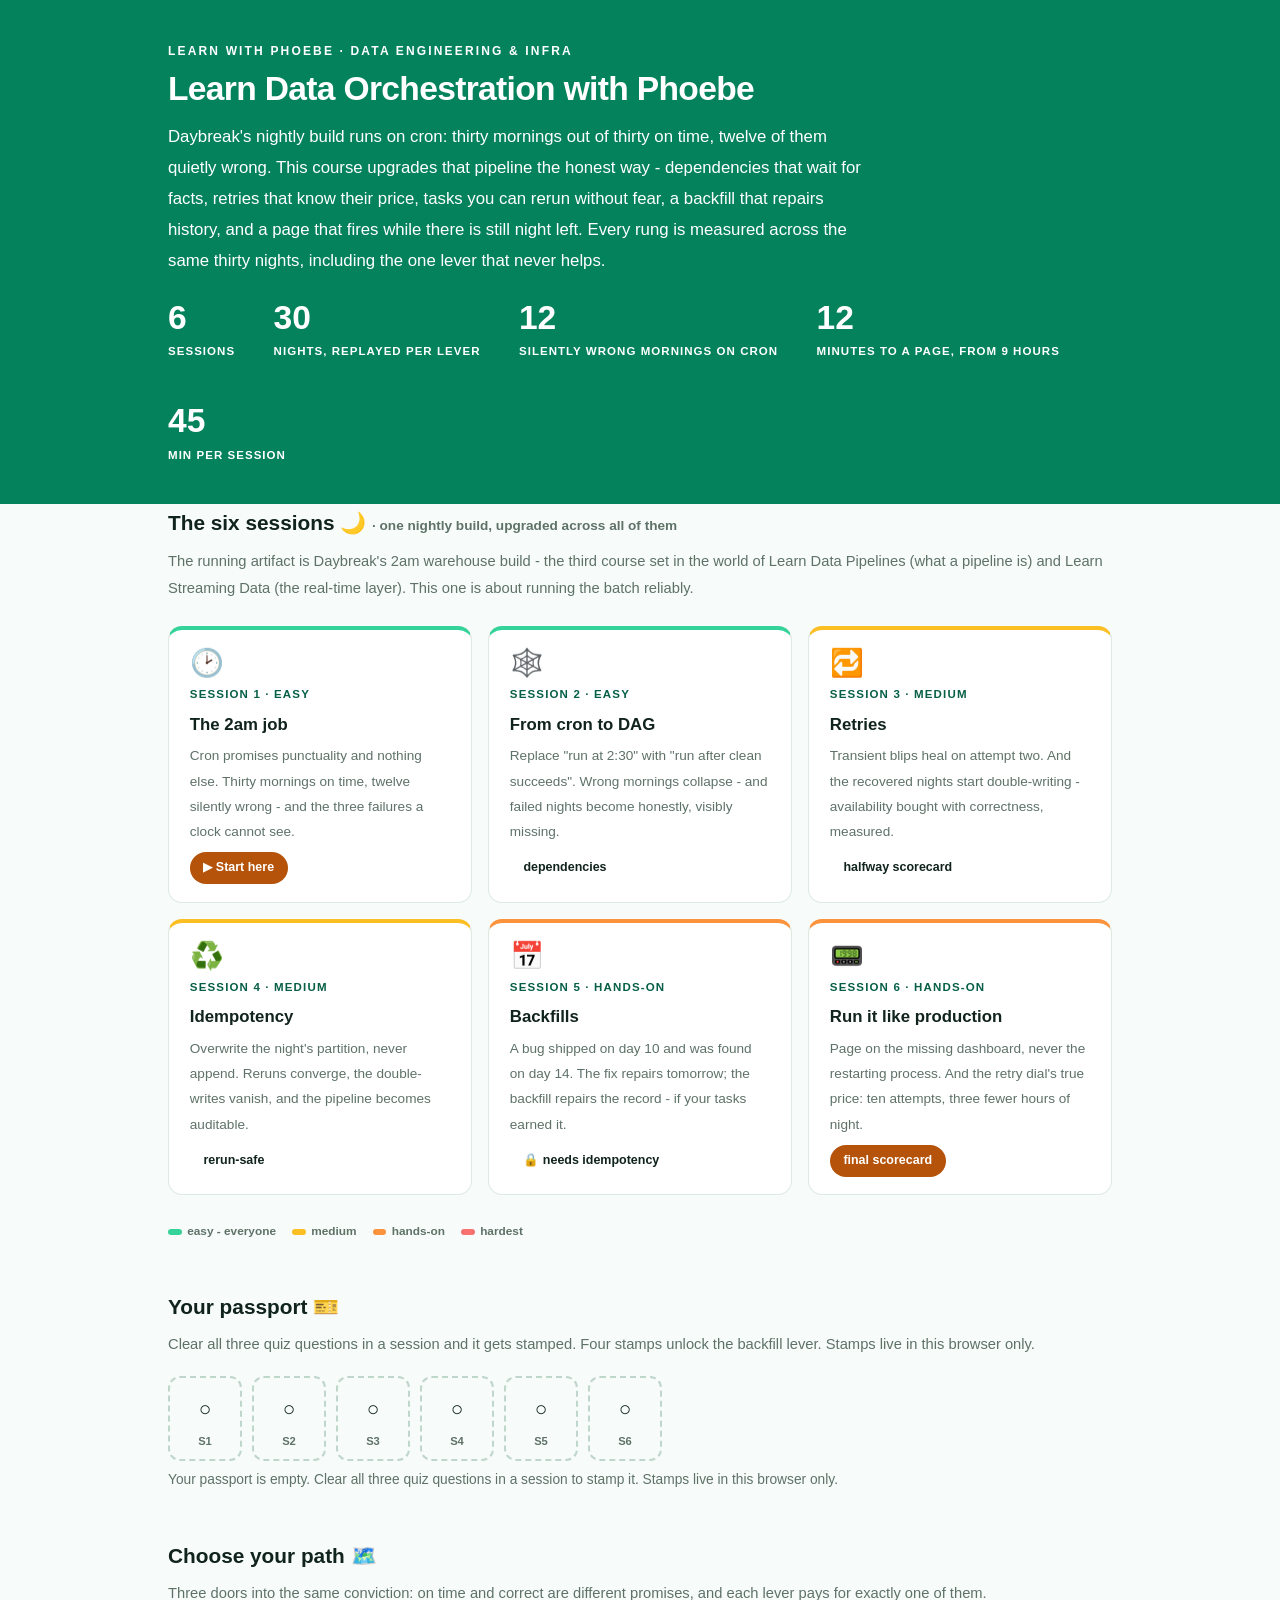
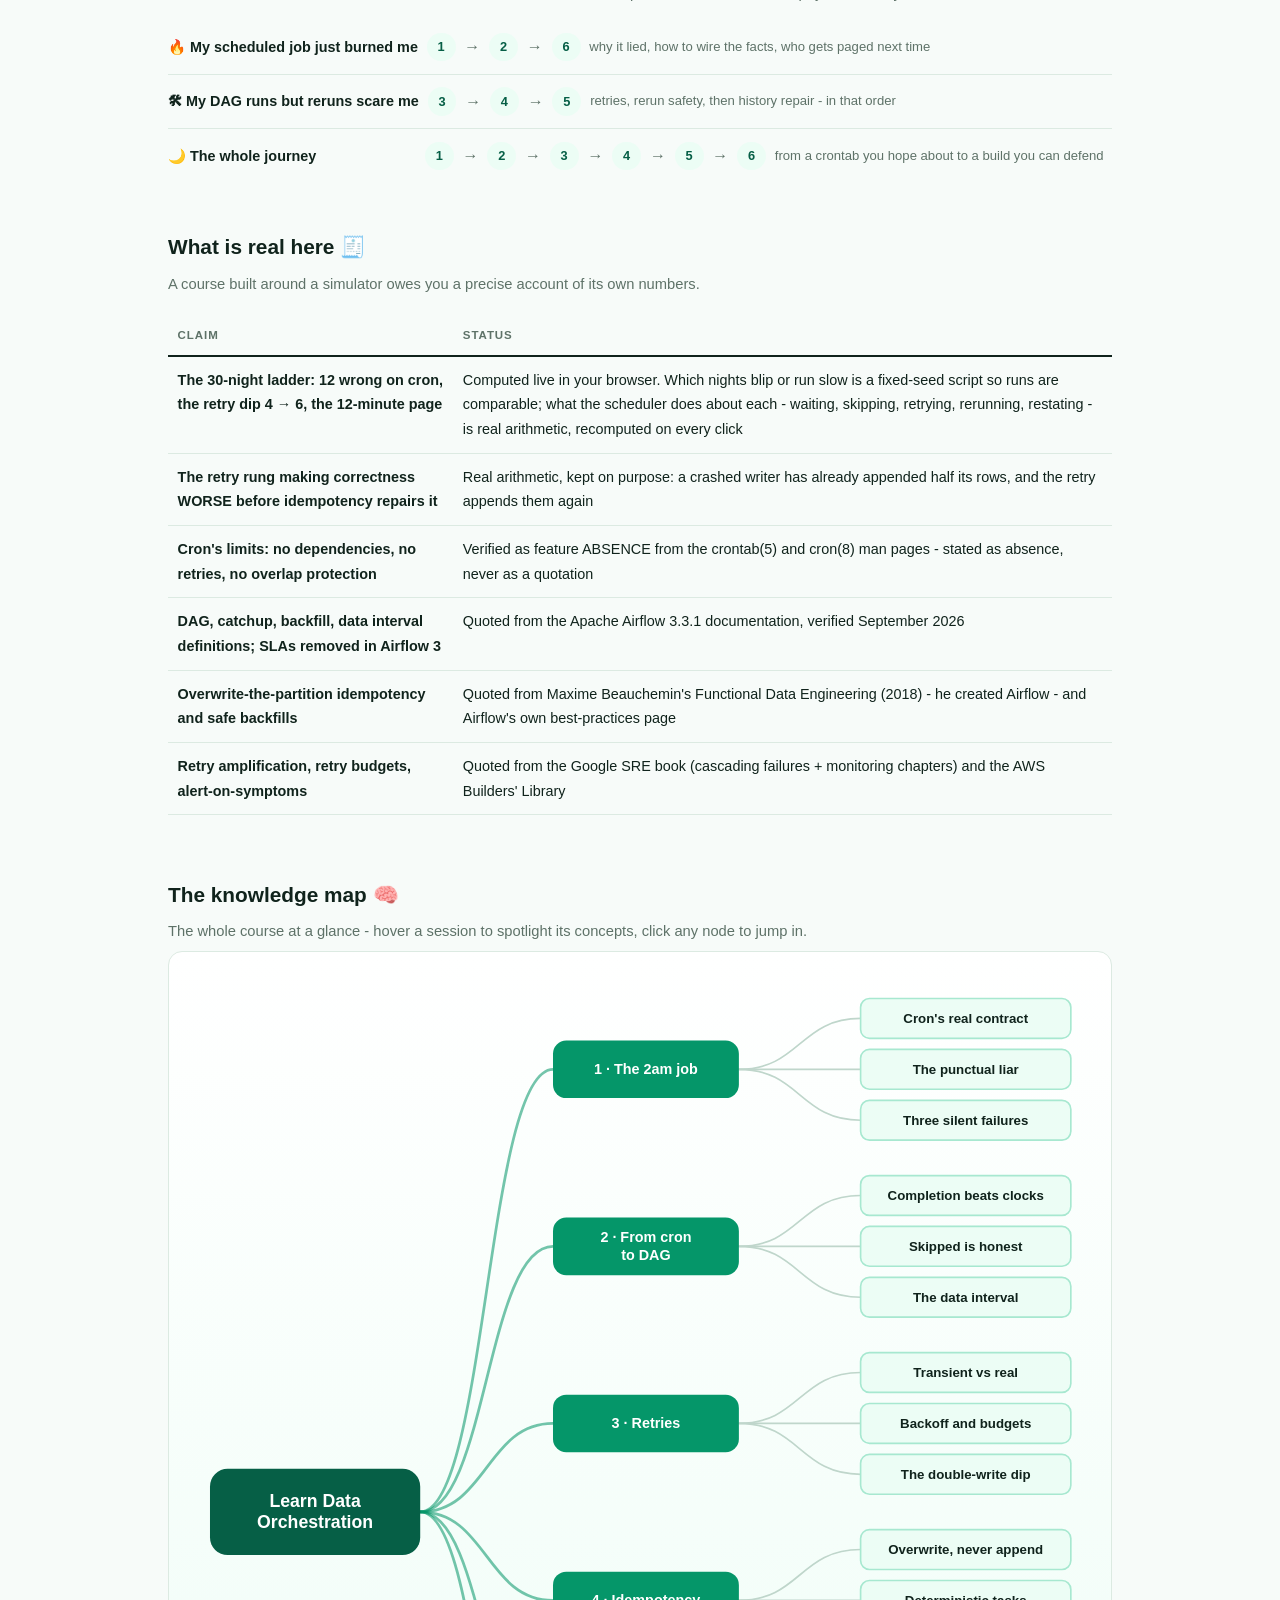
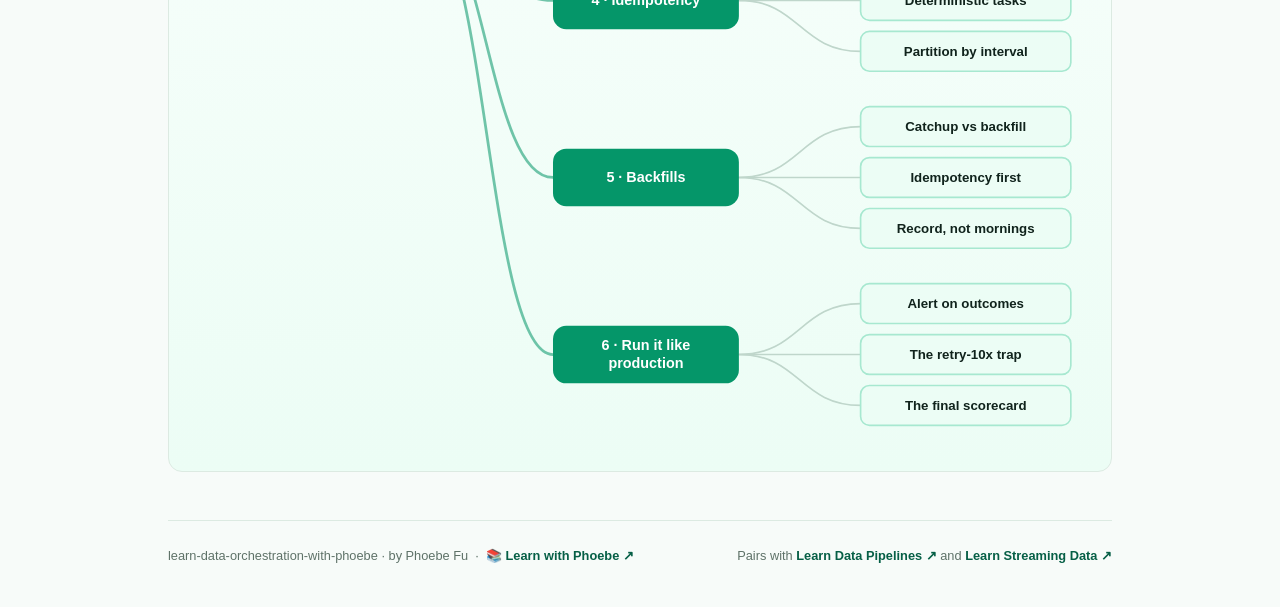
<file: index.html>
<!DOCTYPE html>
<html lang="en">
<head>
<meta charset="UTF-8">
<meta name="viewport" content="width=device-width, initial-scale=1.0">
<!-- social:start -->
<meta name="description" content="Six sessions on data orchestration: cron to DAGs, retries, idempotency, backfills, outcome alerting - with a 30-night simulator where bare cron is punctual and wrong, and every lever earns its keep. Free, by Phoebe Fu.">
<meta property="og:type" content="website">
<meta property="og:site_name" content="Learn with Phoebe">
<meta property="og:title" content="Learn Data Orchestration with Phoebe">
<meta property="og:description" content="Cron is on time 30/30 and wrong 12/30. DAGs, retries, idempotency, backfills and alerting fix it - measurably.">
<meta property="og:url" content="https://phoebefu6.github.io/learn-data-orchestration-with-phoebe/">
<meta property="og:image" content="https://phoebefu6.github.io/learn-data-orchestration-with-phoebe/assets/og-cover.png">
<meta name="twitter:card" content="summary_large_image">
<meta name="twitter:title" content="Learn Data Orchestration with Phoebe">
<meta name="twitter:description" content="Thirty nights at Daybreak: the punctual liar, the honest DAG, and the lever that only slows your pager.">
<meta name="twitter:image" content="https://phoebefu6.github.io/learn-data-orchestration-with-phoebe/assets/og-cover.png">
<!-- social:end -->
<title>Learn Data Orchestration with Phoebe</title>
<link rel="stylesheet" href="assets/style.css?v=29">
<style>

  .stats-row { display: flex; gap: 2.4rem; margin-top: 1.5rem; flex-wrap: wrap; }
  .stat b { display: block; font-size: 2.1rem; font-weight: 800; line-height: 1.05; font-variant-numeric: tabular-nums; }
  .stat span { font-size: .72rem; opacity: 1; text-transform: uppercase; letter-spacing: .09em; font-weight: 600; }

  .course-grid { display: grid; grid-template-columns: repeat(auto-fit, minmax(17rem, 1fr)); gap: 1rem; margin-top: 1.5rem; }
  .course-card {
    border: 1px solid var(--hairline);
    border-top: 4px solid var(--diff, var(--indigo));
    border-radius: var(--radius);
    padding: 1.2rem 1.3rem 1.1rem;
    display: flex;
    flex-direction: column;
    gap: .5rem;
    text-decoration: none;
    color: var(--ink);
    background: #fff;
    transition: box-shadow .15s ease, border-color .15s ease, transform .15s ease;
    position: relative;
  }
  .course-card:hover { border-color: var(--indigo-soft); border-top-color: var(--diff, var(--indigo)); box-shadow: 0 8px 28px rgba(5,150,105,.14); transform: translateY(-3px); }
  .course-card .cicon { font-size: 1.7rem; line-height: 1; }
  .course-card .cnum { font-size: .72rem; font-weight: 700; color: #047857; text-transform: uppercase; letter-spacing: .1em; }
  .course-card h3 { font-size: 1.05rem; font-weight: 800; line-height: 1.3; }
  .course-card p { font-size: .85rem; color: var(--muted); flex: 1; }
  .course-card .meta { display: flex; gap: .4rem; flex-wrap: wrap; }

  .diff-legend { display: flex; gap: 1rem; margin-top: 1.6rem; font-size: .74rem; color: var(--muted); font-weight: 600; flex-wrap: wrap; }
  .diff-legend i { display: inline-block; width: .85rem; height: .35rem; border-radius: 999px; margin-right: .35rem; vertical-align: middle; }

  .paths { margin-top: 2.6rem; }
  .paths h2 { font-size: 1.3rem; font-weight: 800; margin-bottom: .3rem; }
  .paths .plede { color: var(--muted); font-size: .92rem; margin-bottom: .8rem; }
  .path { display: flex; gap: .55rem; align-items: center; padding: .75rem 0; border-bottom: .5px solid var(--hairline); flex-wrap: wrap; }
  .path:last-child { border-bottom: none; }
  .path b { min-width: 15.5rem; font-size: .9rem; }
  .path .pstep { background: var(--indigo-50); color: #047857; border-radius: 999px; padding: .16rem .68rem; font-weight: 700; font-size: .8rem; text-decoration: none; transition: all .12s ease; }
  .path .pstep:hover { background: var(--indigo); color: #fff; }
  .path .parr { color: var(--muted); font-weight: 700; }

  .mm-section { margin-top: 1.6rem; }
  .mm-section h2 { font-size: 1.3rem; font-weight: 800; margin-bottom: .2rem; }
  .mm-section .mm-lede { color: var(--muted); font-size: .92rem; margin-bottom: .4rem; }
  .mm-wrap { border: 1px solid var(--hairline); border-radius: var(--radius); background: linear-gradient(180deg,#fff,#ECFDF5); padding: .6rem; overflow-x: auto; }
  .mm-svg { width: 100%; height: auto; display: block; max-width: 60rem; margin: 0 auto; min-width: 34rem; }
  .mm-link { cursor: pointer; text-decoration: none; }
  .mm-node rect { transition: opacity .15s ease, filter .15s ease; }
  .mm-node text { pointer-events: none; }
  .mm-link:hover .mm-node rect { filter: brightness(1.06); }
  .mm-edge { transition: opacity .15s ease; }
</style>
<style>/* contrast-patch-2 */ .cnum, .course-card .cnum, .paths a, .pagefoot a, .pstep, .path .pstep { color: var(--indigo-deep); }</style>
</head>
<body>

<header class="masthead">
  <div class="wrap">
    <div class="eyebrow">Learn with Phoebe · Data Engineering &amp; Infra</div>
    <h1>Learn <span class="accent">Data Orchestration</span> with Phoebe</h1>
    <p class="sub">Daybreak's nightly build runs on cron: thirty mornings out of thirty on time, twelve of them quietly wrong. This course upgrades that pipeline the honest way - dependencies that wait for facts, retries that know their price, tasks you can rerun without fear, a backfill that repairs history, and a page that fires while there is still night left. Every rung is measured across the same thirty nights, including the one lever that never helps.</p>
    <div class="stats-row">
      <div class="stat"><b data-count="6">6</b><span>sessions</span></div>
      <div class="stat"><b data-count="30">30</b><span>nights, replayed per lever</span></div>
      <div class="stat"><b data-count="12">12</b><span>silently wrong mornings on cron</span></div>
      <div class="stat"><b data-count="12">12</b><span>minutes to a page, from 9 hours</span></div>
      <div class="stat"><b data-count="45">45</b><span>min per session</span></div>
    </div>
  </div>
</header>

<main class="wrap">

  <section class="section">
    <div class="paths" style="margin-top:0">
      <h2>The six sessions 🌙 <span style="font-size:.85rem;font-weight:600;color:var(--muted)">· one nightly build, upgraded across all of them</span></h2>
      <p class="plede">The running artifact is Daybreak's 2am warehouse build - the third course set in the world of Learn Data Pipelines (what a pipeline is) and Learn Streaming Data (the real-time layer). This one is about running the batch reliably.</p>
    </div>

    <div class="course-grid">
      <a class="course-card" href="courses/01-the-2am-job.html" style="--diff:#34D399">
        <span class="cicon">🕑</span>
        <span class="cnum">Session 1 · easy</span>
        <h3>The 2am job</h3>
        <p>Cron promises punctuality and nothing else. Thirty mornings on time, twelve silently wrong - and the three failures a clock cannot see.</p>
        <span class="meta"><span class="pill amber">▶ Start here</span></span>
      </a>
      <a class="course-card" href="courses/02-from-cron-to-dag.html" style="--diff:#34D399">
        <span class="cicon">🕸️</span>
        <span class="cnum">Session 2 · easy</span>
        <h3>From cron to DAG</h3>
        <p>Replace "run at 2:30" with "run after clean succeeds". Wrong mornings collapse - and failed nights become honestly, visibly missing.</p>
        <span class="meta"><span class="pill">dependencies</span></span>
      </a>
      <a class="course-card" href="courses/03-retries.html" style="--diff:#FBBF24">
        <span class="cicon">🔁</span>
        <span class="cnum">Session 3 · medium</span>
        <h3>Retries</h3>
        <p>Transient blips heal on attempt two. And the recovered nights start double-writing - availability bought with correctness, measured.</p>
        <span class="meta"><span class="pill">halfway scorecard</span></span>
      </a>
      <a class="course-card" href="courses/04-idempotency.html" style="--diff:#FBBF24">
        <span class="cicon">♻️</span>
        <span class="cnum">Session 4 · medium</span>
        <h3>Idempotency</h3>
        <p>Overwrite the night's partition, never append. Reruns converge, the double-writes vanish, and the pipeline becomes auditable.</p>
        <span class="meta"><span class="pill">rerun-safe</span></span>
      </a>
      <a class="course-card" href="courses/05-backfills.html" style="--diff:#FB923C">
        <span class="cicon">📅</span>
        <span class="cnum">Session 5 · hands-on</span>
        <h3>Backfills</h3>
        <p>A bug shipped on day 10 and was found on day 14. The fix repairs tomorrow; the backfill repairs the record - if your tasks earned it.</p>
        <span class="meta"><span class="pill">🔒 needs idempotency</span></span>
      </a>
      <a class="course-card" href="courses/06-run-it-like-production.html" style="--diff:#FB923C">
        <span class="cicon">📟</span>
        <span class="cnum">Session 6 · hands-on</span>
        <h3>Run it like production</h3>
        <p>Page on the missing dashboard, never the restarting process. And the retry dial's true price: ten attempts, three fewer hours of night.</p>
        <span class="meta"><span class="pill amber">final scorecard</span></span>
      </a>
    </div>

    <div class="diff-legend">
      <span><i style="background:#34D399"></i>easy - everyone</span>
      <span><i style="background:#FBBF24"></i>medium</span>
      <span><i style="background:#FB923C"></i>hands-on</span>
      <span><i style="background:#F87171"></i>hardest</span>
    </div>
  </section>

  <section class="section">
    <div class="paths" style="margin-top:0">
      <h2>Your passport 🎫</h2>
      <p class="plede">Clear all three quiz questions in a session and it gets stamped. Four stamps unlock the backfill lever. Stamps live in this browser only.</p>
    </div>
    <div class="pp-strip"></div>
  </section>

  <section class="section">
    <div class="paths">
      <h2>Choose your path 🗺️</h2>
      <p class="plede">Three doors into the same conviction: on time and correct are different promises, and each lever pays for exactly one of them.</p>
      <div class="path"><b>🔥 My scheduled job just burned me</b>
        <a class="pstep" href="courses/01-the-2am-job.html">1</a><span class="parr">→</span>
        <a class="pstep" href="courses/02-from-cron-to-dag.html">2</a><span class="parr">→</span>
        <a class="pstep" href="courses/06-run-it-like-production.html">6</a>
        <span style="font-size:.82rem;color:var(--muted)">why it lied, how to wire the facts, who gets paged next time</span>
      </div>
      <div class="path"><b>🛠 My DAG runs but reruns scare me</b>
        <a class="pstep" href="courses/03-retries.html">3</a><span class="parr">→</span>
        <a class="pstep" href="courses/04-idempotency.html">4</a><span class="parr">→</span>
        <a class="pstep" href="courses/05-backfills.html">5</a>
        <span style="font-size:.82rem;color:var(--muted)">retries, rerun safety, then history repair - in that order</span>
      </div>
      <div class="path"><b>🌙 The whole journey</b>
        <a class="pstep" href="courses/01-the-2am-job.html">1</a><span class="parr">→</span>
        <a class="pstep" href="courses/02-from-cron-to-dag.html">2</a><span class="parr">→</span>
        <a class="pstep" href="courses/03-retries.html">3</a><span class="parr">→</span>
        <a class="pstep" href="courses/04-idempotency.html">4</a><span class="parr">→</span>
        <a class="pstep" href="courses/05-backfills.html">5</a><span class="parr">→</span>
        <a class="pstep" href="courses/06-run-it-like-production.html">6</a>
        <span style="font-size:.82rem;color:var(--muted)">from a crontab you hope about to a build you can defend</span>
      </div>
    </div>
  </section>

  <section class="section">
    <div class="paths" style="margin-top:0">
      <h2>What is real here 🧾</h2>
      <p class="plede">A course built around a simulator owes you a precise account of its own numbers.</p>
    </div>
    <table class="clean">
      <tr><th>Claim</th><th>Status</th></tr>
      <tr><td>The 30-night ladder: 12 wrong on cron, the retry dip 4 → 6, the 12-minute page</td><td>Computed live in your browser. Which nights blip or run slow is a fixed-seed script so runs are comparable; what the scheduler does about each - waiting, skipping, retrying, rerunning, restating - is real arithmetic, recomputed on every click</td></tr>
      <tr><td>The retry rung making correctness WORSE before idempotency repairs it</td><td>Real arithmetic, kept on purpose: a crashed writer has already appended half its rows, and the retry appends them again</td></tr>
      <tr><td>Cron's limits: no dependencies, no retries, no overlap protection</td><td>Verified as feature ABSENCE from the crontab(5) and cron(8) man pages - stated as absence, never as a quotation</td></tr>
      <tr><td>DAG, catchup, backfill, data interval definitions; SLAs removed in Airflow 3</td><td>Quoted from the Apache Airflow 3.3.1 documentation, verified September 2026</td></tr>
      <tr><td>Overwrite-the-partition idempotency and safe backfills</td><td>Quoted from Maxime Beauchemin's Functional Data Engineering (2018) - he created Airflow - and Airflow's own best-practices page</td></tr>
      <tr><td>Retry amplification, retry budgets, alert-on-symptoms</td><td>Quoted from the Google SRE book (cascading failures + monitoring chapters) and the AWS Builders' Library</td></tr>
    </table>
  </section>

  <section class="section mm-section">
    <h2>The knowledge map 🧠</h2>
    <p class="mm-lede">The whole course at a glance - hover a session to spotlight its concepts, click any node to jump in.</p>
    <div class="mm-wrap"><div id="mindmap"></div></div>
  </section>

  <footer class="pagefoot">
    <span>learn-data-orchestration-with-phoebe · by Phoebe Fu &nbsp;·&nbsp; 📚 <a href="https://phoebefu6.github.io/learn-with-phoebe/">Learn with Phoebe ↗</a></span>
    <span>Pairs with <a href="https://phoebefu6.github.io/learn-data-pipelines-with-phoebe/">Learn Data Pipelines ↗</a> and <a href="https://phoebefu6.github.io/learn-streaming-data-with-phoebe/">Learn Streaming Data ↗</a></span>
  </footer>

</main>

<script>
window.MINDMAP_DATA = {
  "title": "Learn Data\nOrchestration",
  "centerColor": "#065F46",
  "sessions": [
    {
      "label": "The 2am job",
      "href": "courses/01-the-2am-job.html",
      "color": "#34D399",
      "concepts": [
        { "label": "Cron's real contract", "href": "courses/01-the-2am-job.html" },
        { "label": "The punctual liar", "href": "courses/01-the-2am-job.html" },
        { "label": "Three silent failures", "href": "courses/01-the-2am-job.html" }
      ]
    },
    {
      "label": "From cron\nto DAG",
      "href": "courses/02-from-cron-to-dag.html",
      "color": "#34D399",
      "concepts": [
        { "label": "Completion beats clocks", "href": "courses/02-from-cron-to-dag.html" },
        { "label": "Skipped is honest", "href": "courses/02-from-cron-to-dag.html" },
        { "label": "The data interval", "href": "courses/02-from-cron-to-dag.html" }
      ]
    },
    {
      "label": "Retries",
      "href": "courses/03-retries.html",
      "color": "#FBBF24",
      "concepts": [
        { "label": "Transient vs real", "href": "courses/03-retries.html" },
        { "label": "Backoff and budgets", "href": "courses/03-retries.html" },
        { "label": "The double-write dip", "href": "courses/03-retries.html" }
      ]
    },
    {
      "label": "Idempotency",
      "href": "courses/04-idempotency.html",
      "color": "#FBBF24",
      "concepts": [
        { "label": "Overwrite, never append", "href": "courses/04-idempotency.html" },
        { "label": "Deterministic tasks", "href": "courses/04-idempotency.html" },
        { "label": "Partition by interval", "href": "courses/04-idempotency.html" }
      ]
    },
    {
      "label": "Backfills",
      "href": "courses/05-backfills.html",
      "color": "#FB923C",
      "concepts": [
        { "label": "Catchup vs backfill", "href": "courses/05-backfills.html" },
        { "label": "Idempotency first", "href": "courses/05-backfills.html" },
        { "label": "Record, not mornings", "href": "courses/05-backfills.html" }
      ]
    },
    {
      "label": "Run it like\nproduction",
      "href": "courses/06-run-it-like-production.html",
      "color": "#FB923C",
      "concepts": [
        { "label": "Alert on outcomes", "href": "courses/06-run-it-like-production.html" },
        { "label": "The retry-10x trap", "href": "courses/06-run-it-like-production.html" },
        { "label": "The final scorecard", "href": "courses/06-run-it-like-production.html" }
      ]
    }
  ]
};
</script>
<script src="assets/mindmap.js?v=1"></script>
<script src="assets/app.js?v=27"></script>
</body>
</html>
</file>
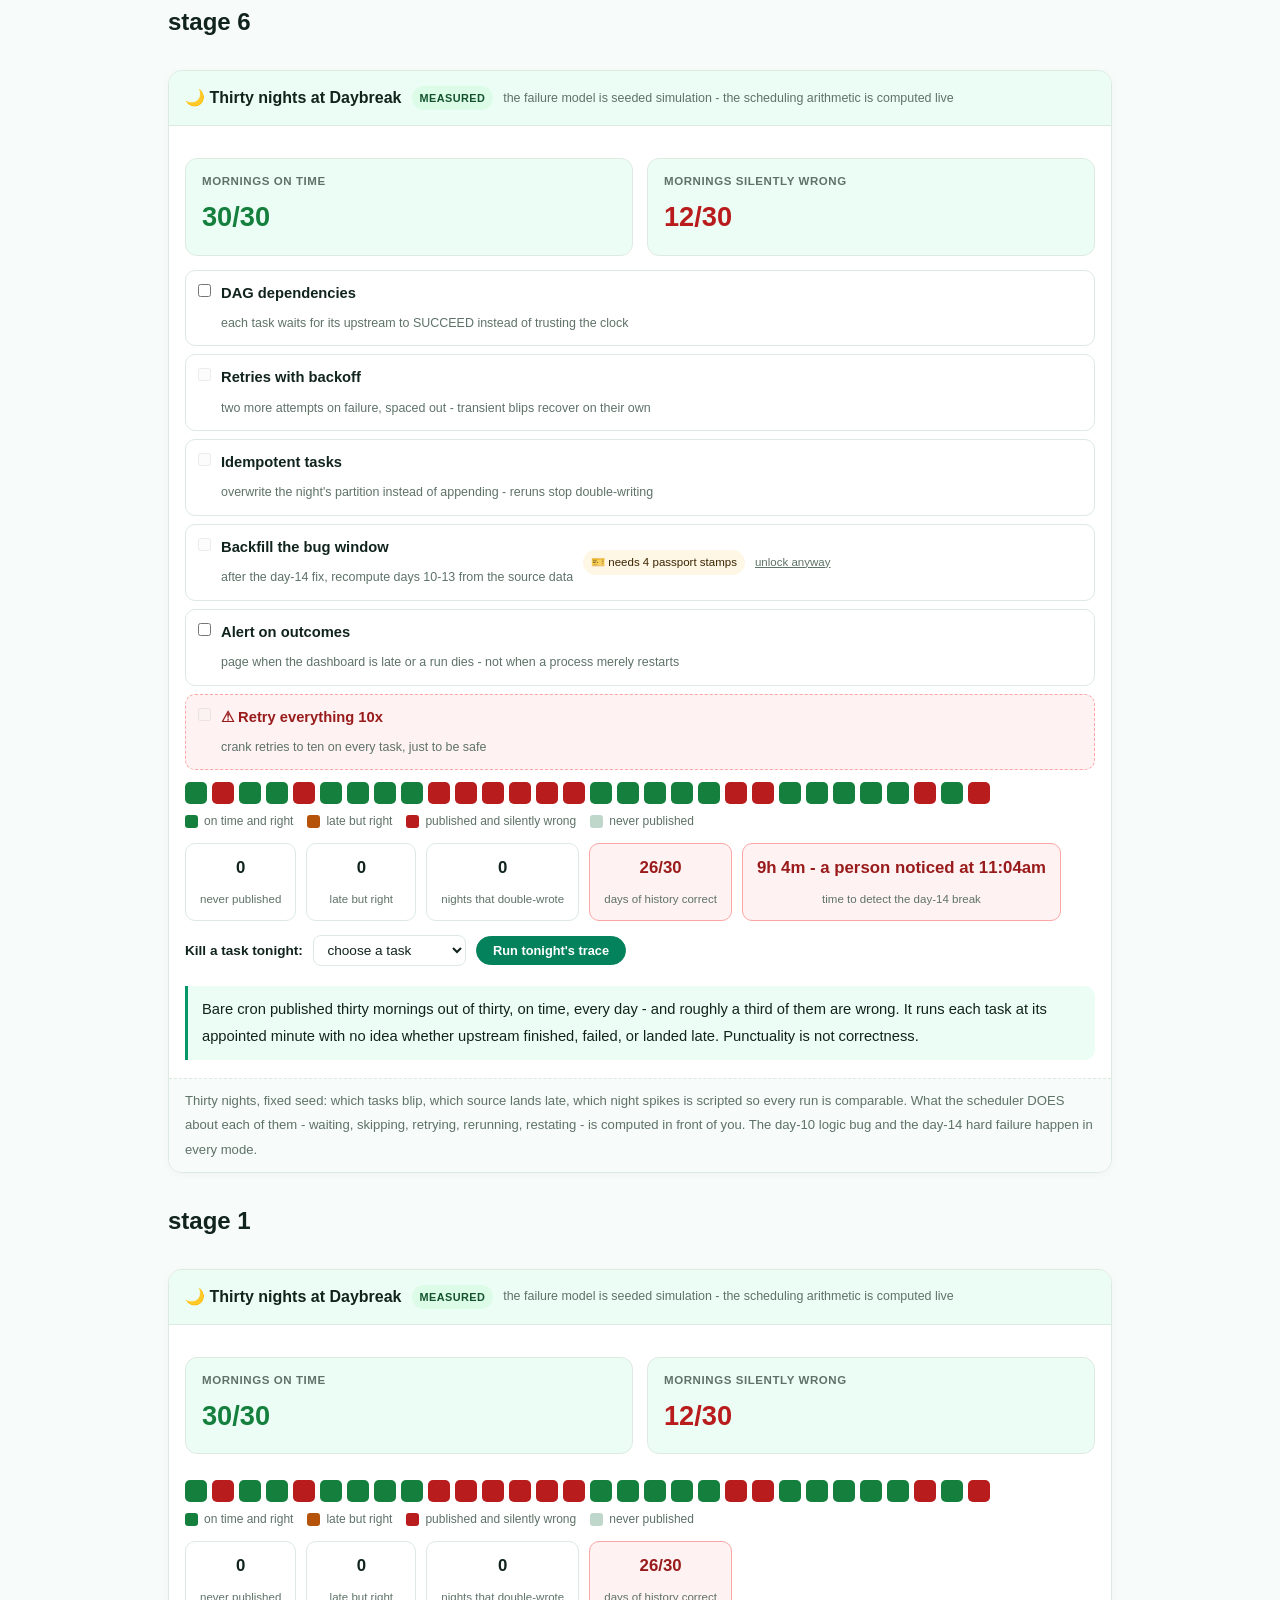
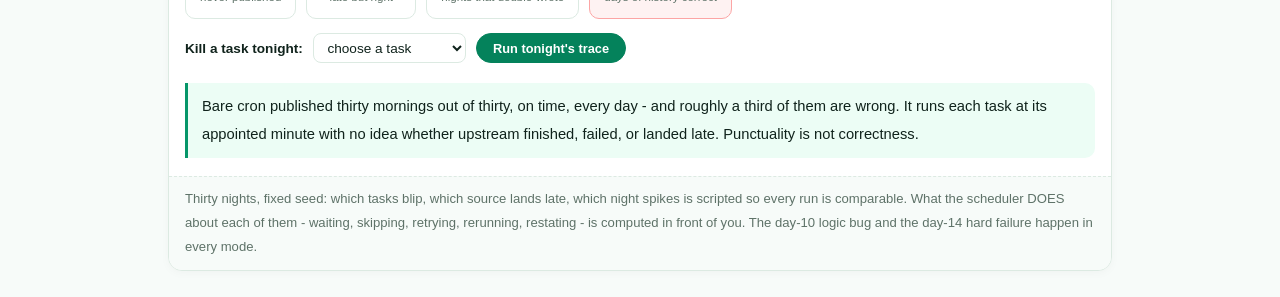
<file: _simtest.html>
<!doctype html><html><head><meta charset="utf-8"><title>octest</title>
<link rel="stylesheet" href="assets/style.css?v=5"></head><body>
<main class="wrap">
<h2>stage 6</h2><div class="orchsim" data-stage="6"></div>
<h2>stage 1</h2><div class="orchsim" data-stage="1"></div>
</main>
<script src="assets/orchestra-live.js?v=1"></script></body></html>
</file>
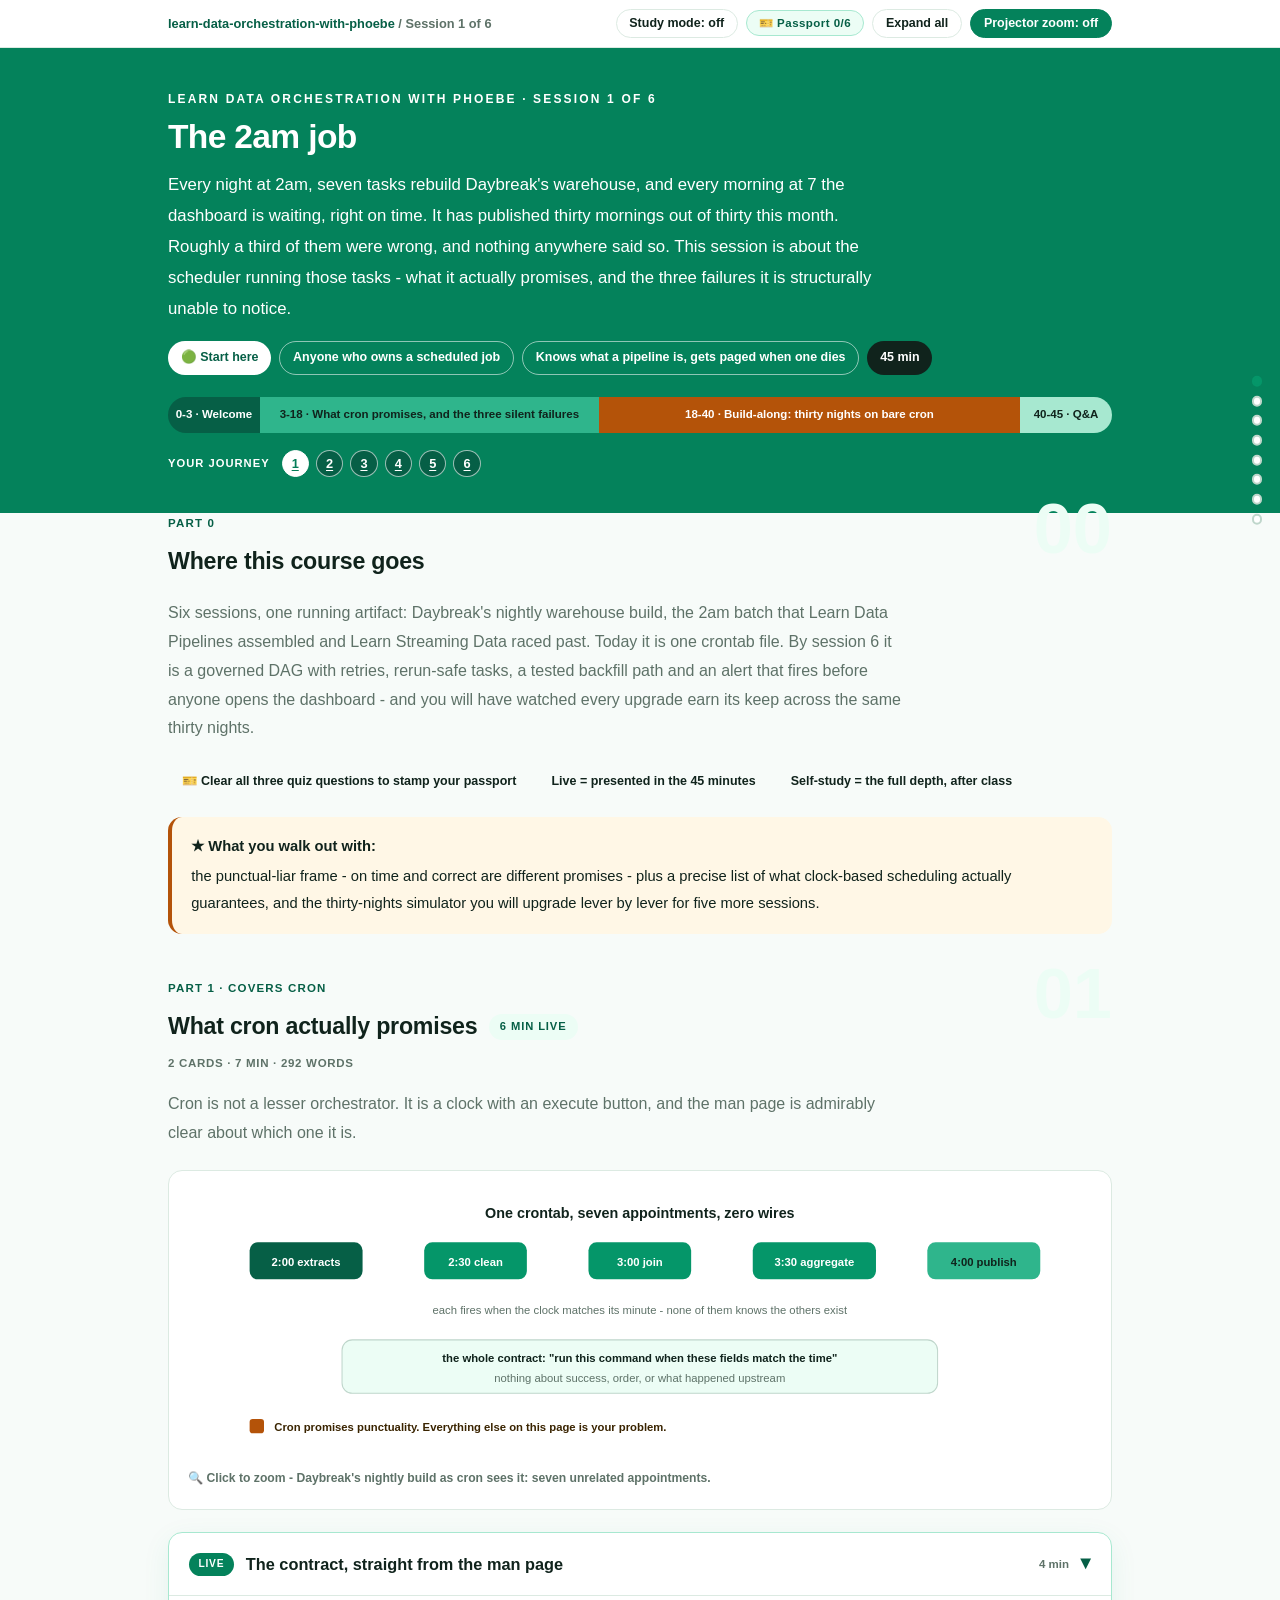
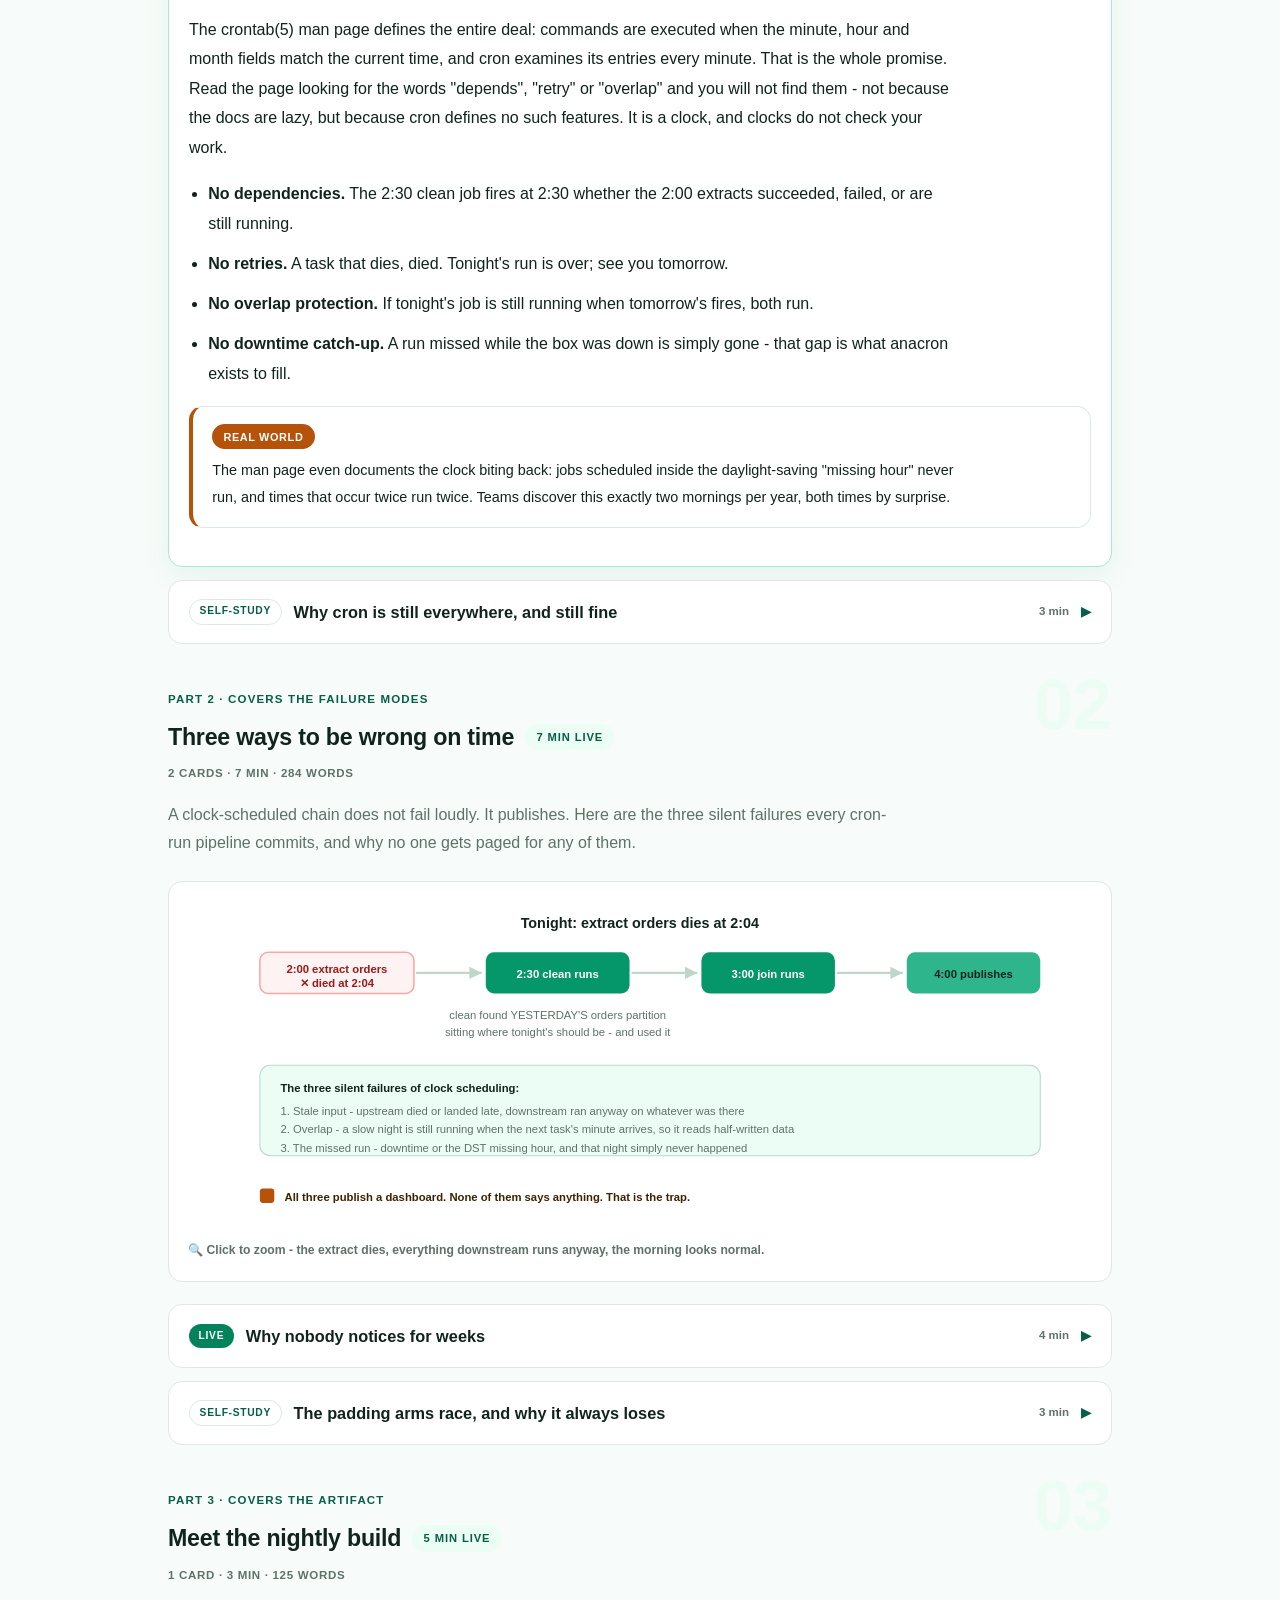
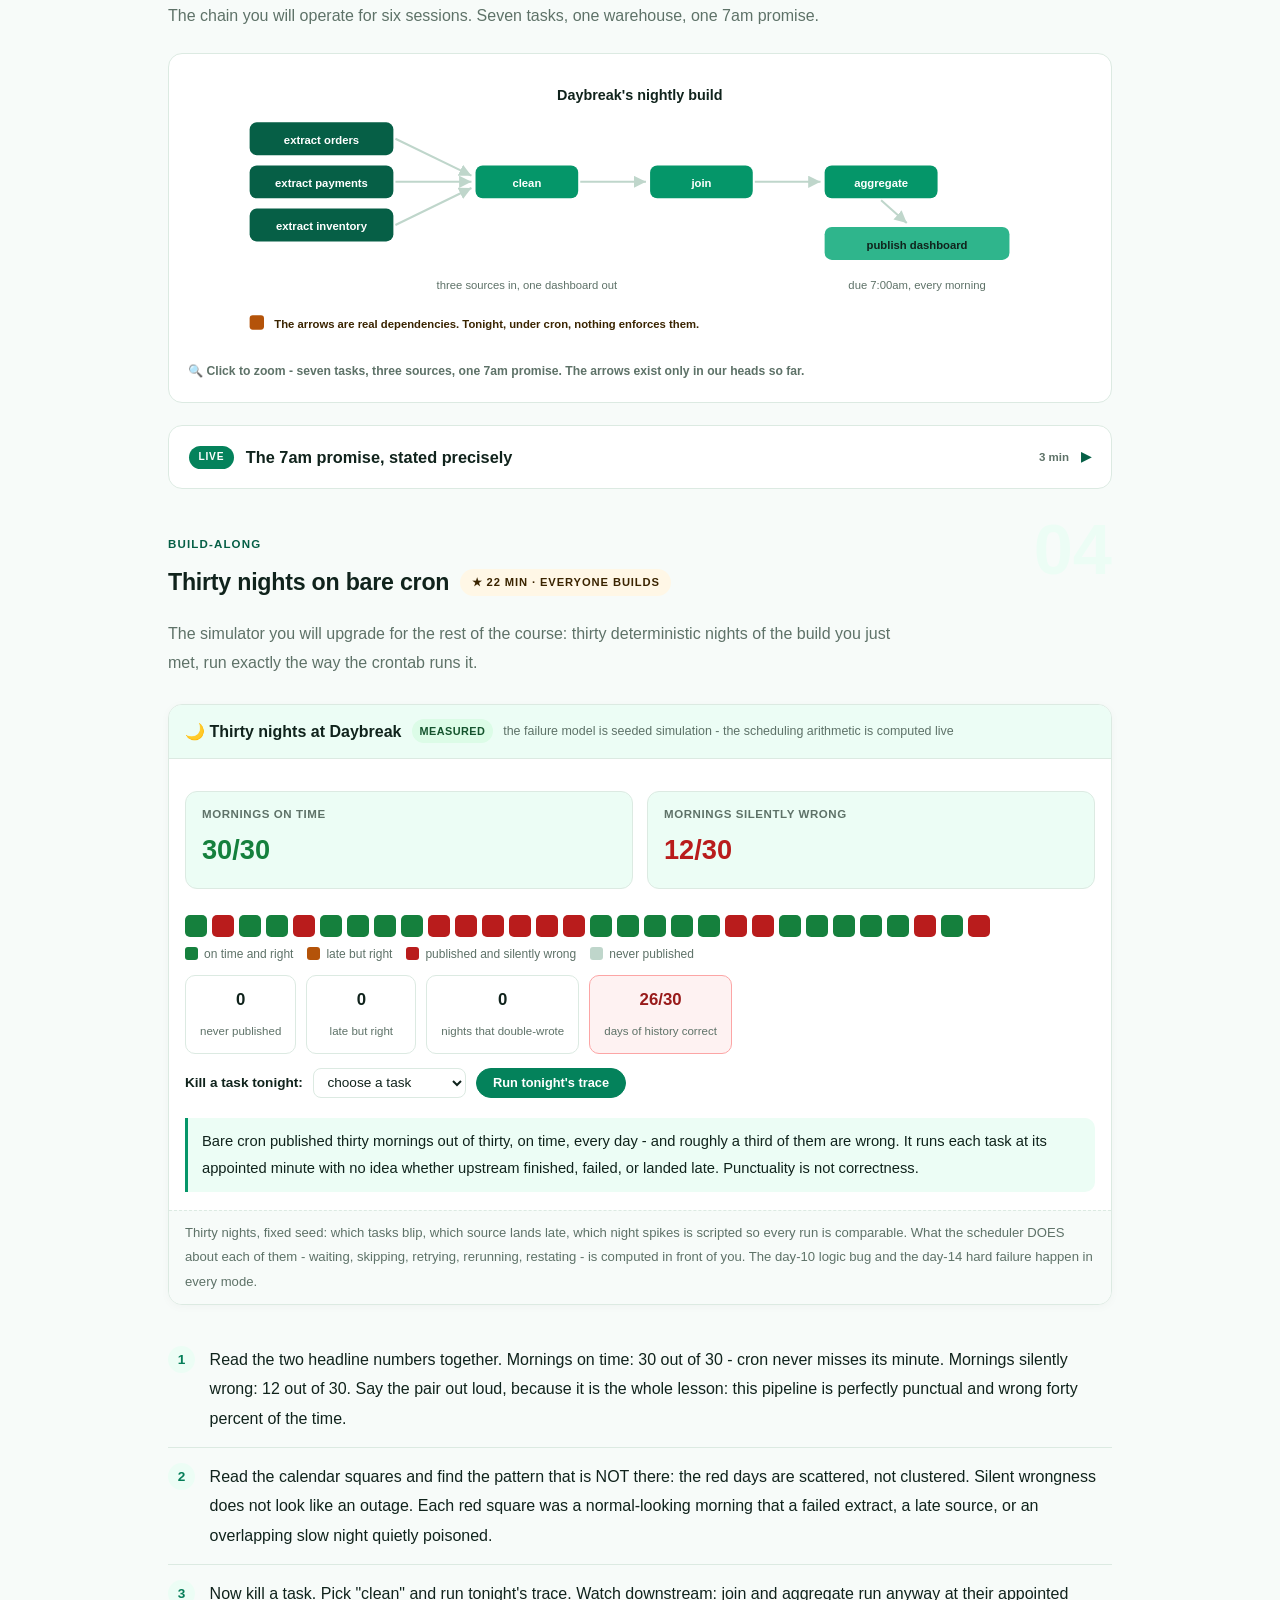
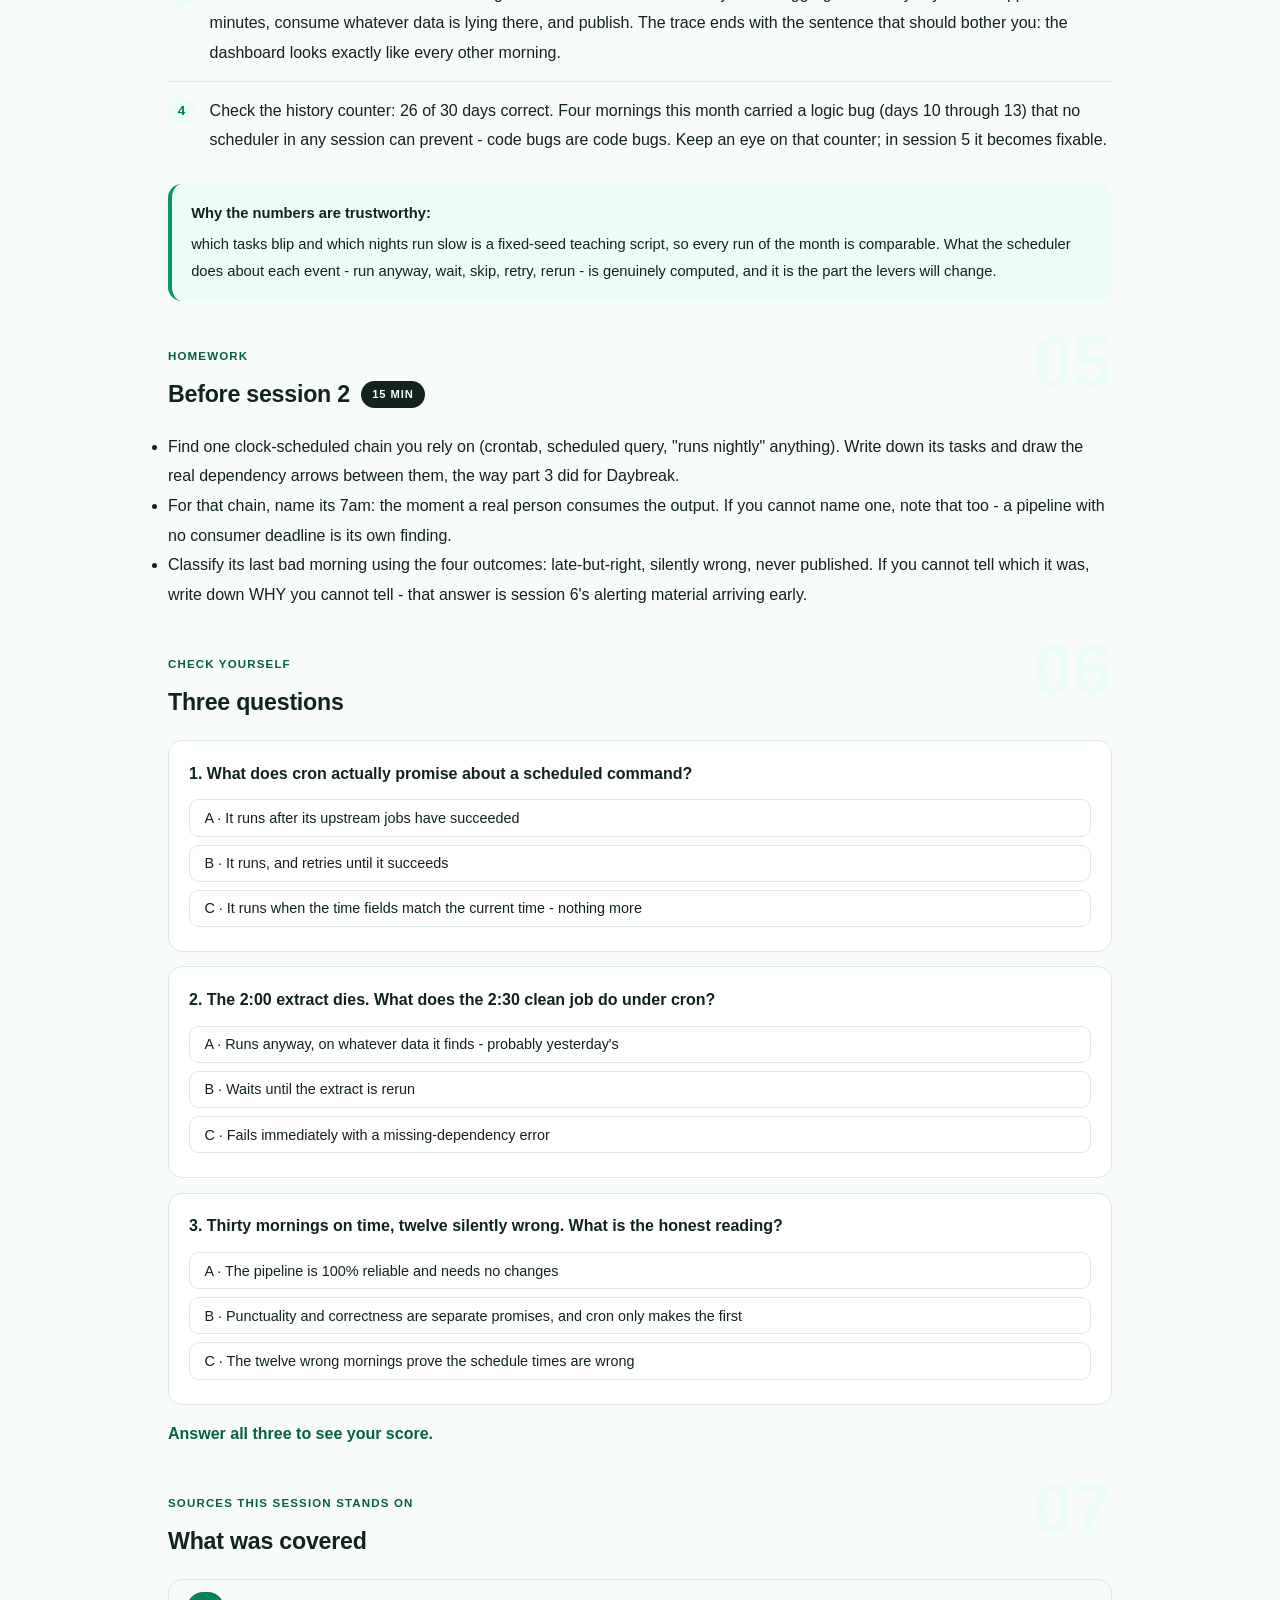
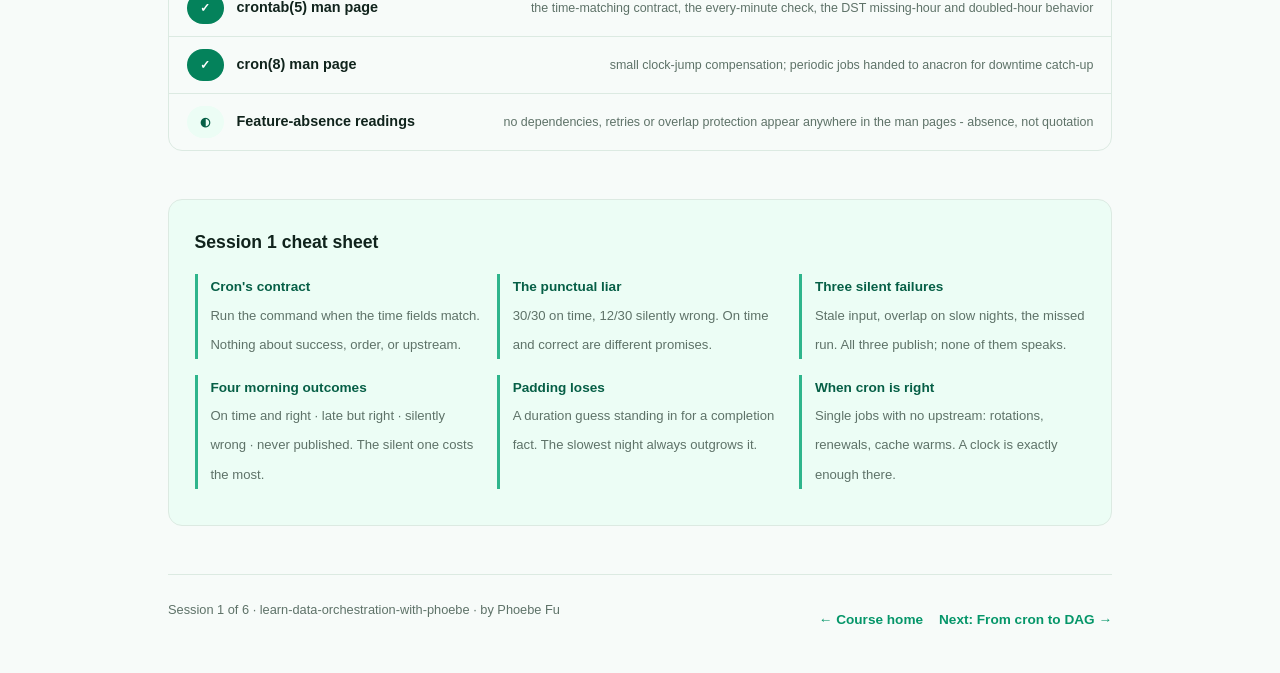
<file: courses/01-the-2am-job.html>
<!DOCTYPE html>
<html lang="en">
<head>
<meta charset="UTF-8">
<meta name="viewport" content="width=device-width, initial-scale=1.0">
<!-- social:start -->
<meta name="description" content="Session 1 of 6. Cron runs Daybreak's nightly build, on time, every night - and a third of the mornings are quietly wrong. What cron actually promises, and the three silent failures it cannot see.">
<meta property="og:type" content="article">
<meta property="og:site_name" content="Learn with Phoebe">
<meta property="og:title" content="The 2am job - learn data orchestration with phoebe">
<meta property="og:description" content="Session 1 of 6. Cron is punctual, not correct. The three silent failures of clock-based scheduling.">
<meta property="og:url" content="https://phoebefu6.github.io/learn-data-orchestration-with-phoebe/courses/01-the-2am-job.html">
<meta property="og:image" content="https://phoebefu6.github.io/learn-data-orchestration-with-phoebe/assets/og-cover.png">
<meta property="og:image:width" content="1200">
<meta property="og:image:height" content="630">
<meta name="twitter:card" content="summary_large_image">
<meta name="twitter:title" content="The 2am job - learn data orchestration with phoebe">
<meta name="twitter:description" content="Session 1 of 6. Cron is punctual, not correct.">
<meta name="twitter:image" content="https://phoebefu6.github.io/learn-data-orchestration-with-phoebe/assets/og-cover.png">
<!-- social:end -->
<title>Session 1 · The 2am job - learn data orchestration with phoebe</title>
<link rel="stylesheet" href="../assets/style.css?v=29">
</head>
<body>

<div class="toolbar">
  <div class="wrap">
    <span class="crumb"><a href="../index.html">learn-data-orchestration-with-phoebe</a> / Session 1 of 6</span>
    <button class="btn" id="toggle-all" type="button">Expand all</button>
    <button class="btn primary" id="zoom-toggle" type="button">Projector zoom: off</button>
  </div>
</div>

<header class="masthead">
  <div class="wrap">
    <div class="eyebrow">Learn Data Orchestration with Phoebe · Session 1 of 6</div>
    <h1>The <span class="accent">2am job</span></h1>
    <p class="sub">Every night at 2am, seven tasks rebuild Daybreak's warehouse, and every morning at 7 the dashboard is waiting, right on time. It has published thirty mornings out of thirty this month. Roughly a third of them were wrong, and nothing anywhere said so. This session is about the scheduler running those tasks - what it actually promises, and the three failures it is structurally unable to notice.</p>
    <div class="chip-row">
      <span class="chip level">🟢 Start here</span>
      <span class="chip audience">Anyone who owns a scheduled job</span>
      <span class="chip audience">Knows what a pipeline is, gets paged when one dies</span>
      <span class="chip time">45 min</span>
    </div>
    <div class="agenda">
      <span class="a1" style="flex:1">0-3 · Welcome</span>
      <span class="a2" style="flex:4">3-18 · What cron promises, and the three silent failures</span>
      <span class="a3" style="flex:5">18-40 · Build-along: thirty nights on bare cron</span>
      <span class="a4" style="flex:1">40-45 · Q&amp;A</span>
    </div>
  </div>
</header>

<main class="wrap">

  <!-- ============ INTRO ============ -->
  <section class="section" id="intro">
    <div class="section-kicker">
      <span class="klabel">Part 0</span>
      <h2>Where this course goes</h2>
    </div>
    <p class="lede">Six sessions, one running artifact: Daybreak's nightly warehouse build, the 2am batch that Learn Data Pipelines assembled and Learn Streaming Data raced past. Today it is one crontab file. By session 6 it is a governed DAG with retries, rerun-safe tasks, a tested backfill path and an alert that fires before anyone opens the dashboard - and you will have watched every upgrade earn its keep across the same thirty nights.</p>

    <div class="legend">
      <span class="pill">🎫 Clear all three quiz questions to stamp your passport</span>
      <span class="pill">Live = presented in the 45 minutes</span>
      <span class="pill">Self-study = the full depth, after class</span>
    </div>

    <div class="callout win">
      <p><strong>★ What you walk out with:</strong> the punctual-liar frame - on time and correct are different promises - plus a precise list of what clock-based scheduling actually guarantees, and the thirty-nights simulator you will upgrade lever by lever for five more sessions.</p>
    </div>
  </section>

  <!-- ============ PART 1 ============ -->
  <section class="section" id="part-1">
    <div class="section-kicker">
      <span class="klabel">Part 1 · covers cron</span>
      <h2>What cron actually promises <span class="tag concept">6 min live</span></h2>
    </div>
    <p class="lede">Cron is not a lesser orchestrator. It is a clock with an execute button, and the man page is admirably clear about which one it is.</p>

    <figure class="zoomable">
      <svg viewBox="0 0 880 260" role="img" aria-label="Cron fires each task at its appointed minute with no connections between them">
        <style>
          .cnT { font: 700 14px Inter, sans-serif; fill: #10231C; }
          .cnW { font: 600 11px Inter, sans-serif; fill: #fff; }
          .cnL { font: 600 11px Inter, sans-serif; fill: #10231C; }
          .cnM { font: 400 11px Inter, sans-serif; fill: #5E7268; }
          .cnN { font: 600 11px Inter, sans-serif; fill: #3A2400; }
        </style>
        <text x="440" y="26" class="cnT" text-anchor="middle">One crontab, seven appointments, zero wires</text>
        <rect x="60" y="50" width="110" height="36" rx="8" fill="#065F46"/>
        <text x="115" y="73" class="cnW" text-anchor="middle">2:00 extracts</text>
        <rect x="230" y="50" width="100" height="36" rx="8" fill="#059669"/>
        <text x="280" y="73" class="cnW" text-anchor="middle">2:30 clean</text>
        <rect x="390" y="50" width="100" height="36" rx="8" fill="#059669"/>
        <text x="440" y="73" class="cnW" text-anchor="middle">3:00 join</text>
        <rect x="550" y="50" width="120" height="36" rx="8" fill="#059669"/>
        <text x="610" y="73" class="cnW" text-anchor="middle">3:30 aggregate</text>
        <rect x="720" y="50" width="110" height="36" rx="8" fill="#2FB58C"/>
        <text x="775" y="73" class="cnL" text-anchor="middle">4:00 publish</text>
        <text x="440" y="120" class="cnM" text-anchor="middle">each fires when the clock matches its minute - none of them knows the others exist</text>
        <rect x="150" y="145" width="580" height="52" rx="10" fill="#ECFDF5" stroke="#BFD6CB"/>
        <text x="440" y="167" class="cnL" text-anchor="middle">the whole contract: "run this command when these fields match the time"</text>
        <text x="440" y="186" class="cnM" text-anchor="middle">nothing about success, order, or what happened upstream</text>
        <rect x="60" y="222" width="14" height="14" fill="#B45309" rx="3"/>
        <text x="84" y="234" class="cnN">Cron promises punctuality. Everything else on this page is your problem.</text>
      </svg>
      <figcaption>🔍 Click to zoom - Daybreak's nightly build as cron sees it: seven unrelated appointments.</figcaption>
    </figure>

    <details class="card" open>
      <summary><span class="mode live">Live</span> The contract, straight from the man page <span class="mini">4 min</span> <span class="caret">▶</span></summary>
      <div class="body">
        <p>The crontab(5) man page defines the entire deal: commands are executed when the minute, hour and month fields match the current time, and cron examines its entries every minute. That is the whole promise. Read the page looking for the words "depends", "retry" or "overlap" and you will not find them - not because the docs are lazy, but because cron defines no such features. It is a clock, and clocks do not check your work.</p>
        <ul>
          <li><strong>No dependencies.</strong> The 2:30 clean job fires at 2:30 whether the 2:00 extracts succeeded, failed, or are still running.</li>
          <li><strong>No retries.</strong> A task that dies, died. Tonight's run is over; see you tomorrow.</li>
          <li><strong>No overlap protection.</strong> If tonight's job is still running when tomorrow's fires, both run.</li>
          <li><strong>No downtime catch-up.</strong> A run missed while the box was down is simply gone - that gap is what anacron exists to fill.</li>
        </ul>
        <div class="callout example"><span class="ex-pill">Real world</span>
          <p>The man page even documents the clock biting back: jobs scheduled inside the daylight-saving "missing hour" never run, and times that occur twice run twice. Teams discover this exactly two mornings per year, both times by surprise.</p>
        </div>
      </div>
    </details>

    <details class="card">
      <summary><span class="mode self">Self-study</span> Why cron is still everywhere, and still fine <span class="mini">3 min</span> <span class="caret">▶</span></summary>
      <div class="body">
        <p>None of this makes cron bad. A single job with no upstream - a log rotation, a certificate renewal, a cache warm - needs exactly a clock, and adding an orchestrator to it is ceremony. Cron even quietly compensates for small clock adjustments: after a jump of under three hours, skipped jobs run immediately and doubled ones are suppressed.</p>
        <p>Cron fails you at a specific, predictable moment: the moment one job's OUTPUT becomes another job's INPUT. That is when "run at 2:30" silently stops meaning what you needed it to mean, which was "run after the extracts succeed". Everything in this course flows from that one substitution.</p>
      </div>
    </details>
  </section>

  <!-- ============ PART 2 ============ -->
  <section class="section" id="part-2">
    <div class="section-kicker">
      <span class="klabel">Part 2 · covers the failure modes</span>
      <h2>Three ways to be wrong on time <span class="tag concept">7 min live</span></h2>
    </div>
    <p class="lede">A clock-scheduled chain does not fail loudly. It publishes. Here are the three silent failures every cron-run pipeline commits, and why no one gets paged for any of them.</p>

    <figure class="zoomable">
      <svg viewBox="0 0 880 320" role="img" aria-label="A failed extract, and the clean job that runs anyway on stale data">
        <style>
          .sfT { font: 700 14px Inter, sans-serif; fill: #10231C; }
          .sfW { font: 600 11px Inter, sans-serif; fill: #fff; }
          .sfL { font: 600 11px Inter, sans-serif; fill: #10231C; }
          .sfM { font: 400 11px Inter, sans-serif; fill: #5E7268; }
          .sfN { font: 600 11px Inter, sans-serif; fill: #3A2400; }
          .sfR { font: 700 11px Inter, sans-serif; fill: #991B1B; }
        </style>
        <text x="440" y="26" class="sfT" text-anchor="middle">Tonight: extract orders dies at 2:04</text>
        <rect x="70" y="50" width="150" height="40" rx="8" fill="#FEF2F2" stroke="#FCA5A5" stroke-width="1.5"/>
        <text x="145" y="70" class="sfR" text-anchor="middle">2:00 extract orders</text>
        <text x="145" y="84" class="sfR" text-anchor="middle">✕ died at 2:04</text>
        <rect x="290" y="50" width="140" height="40" rx="8" fill="#059669"/>
        <text x="360" y="75" class="sfW" text-anchor="middle">2:30 clean runs</text>
        <rect x="500" y="50" width="130" height="40" rx="8" fill="#059669"/>
        <text x="565" y="75" class="sfW" text-anchor="middle">3:00 join runs</text>
        <rect x="700" y="50" width="130" height="40" rx="8" fill="#2FB58C"/>
        <text x="765" y="75" class="sfL" text-anchor="middle">4:00 publishes</text>
        <line x1="222" y1="70" x2="286" y2="70" stroke="#BFD6CB" stroke-width="2" marker-end="url(#sfArr)"/>
        <line x1="432" y1="70" x2="496" y2="70" stroke="#BFD6CB" stroke-width="2" marker-end="url(#sfArr)"/>
        <line x1="632" y1="70" x2="696" y2="70" stroke="#BFD6CB" stroke-width="2" marker-end="url(#sfArr)"/>
        <defs><marker id="sfArr" markerWidth="8" markerHeight="8" refX="6" refY="3" orient="auto"><path d="M0,0 L6,3 L0,6 z" fill="#BFD6CB"/></marker></defs>
        <text x="360" y="115" class="sfM" text-anchor="middle">clean found YESTERDAY'S orders partition</text>
        <text x="360" y="131" class="sfM" text-anchor="middle">sitting where tonight's should be - and used it</text>
        <rect x="70" y="160" width="760" height="88" rx="10" fill="#ECFDF5" stroke="#BFD6CB"/>
        <text x="90" y="186" class="sfL">The three silent failures of clock scheduling:</text>
        <text x="90" y="208" class="sfM">1. Stale input - upstream died or landed late, downstream ran anyway on whatever was there</text>
        <text x="90" y="226" class="sfM">2. Overlap - a slow night is still running when the next task's minute arrives, so it reads half-written data</text>
        <text x="90" y="244" class="sfM">3. The missed run - downtime or the DST missing hour, and that night simply never happened</text>
        <rect x="70" y="280" width="14" height="14" fill="#B45309" rx="3"/>
        <text x="94" y="292" class="sfN">All three publish a dashboard. None of them says anything. That is the trap.</text>
      </svg>
      <figcaption>🔍 Click to zoom - the extract dies, everything downstream runs anyway, the morning looks normal.</figcaption>
    </figure>

    <details class="card">
      <summary><span class="mode live">Live</span> Why nobody notices for weeks <span class="mini">4 min</span> <span class="caret">▶</span></summary>
      <div class="body">
        <p>Every monitoring instinct people bring to scheduled jobs checks the wrong thing: is the process running, did the script exit zero, is the machine up. On the stale-input night, every one of those checks passes. The extract failed, but the CLEAN job exited zero - it cleaned yesterday's data flawlessly. The dashboard renders. The numbers are plausible. Plausible is the operative word: revenue that is 4 percent off because one source went stale does not look broken, it looks like Tuesday.</p>
        <p>The failure only becomes visible when someone cross-checks against a source system, which at most companies is a month-end activity. By then there are twenty mornings of decisions sitting on top of it.</p>
        <div class="callout example"><span class="ex-pill">Real world</span>
          <p>Daybreak's version: the payments extract dies at 2:04, the 7am dashboard shows card revenue flat while cash is up, and a regional manager spends the morning drafting a memo about a cash-preference trend that does not exist. The pipeline never errored. It just told yesterday's truth with today's date on it.</p>
        </div>
      </div>
    </details>

    <details class="card">
      <summary><span class="mode self">Self-study</span> The padding arms race, and why it always loses <span class="mini">3 min</span> <span class="caret">▶</span></summary>
      <div class="body">
        <p>The folk remedy for clock scheduling is padding: extracts at 2:00, clean at 2:30 "to be safe", then 2:45 after the first incident, then 3:15 after the second. Two things go wrong. The padding is dead time on every NORMAL night, so the dashboard gets later all year for the benefit of the occasional slow one. And no amount of padding is ever enough, because volume grows and the slowest night keeps moving.</p>
        <p>Padding is a guess about duration standing in for a fact about completion. The next session replaces the guess with the fact: run when upstream has succeeded, however long that took. Once that wire exists, the padding - and the guessing - goes away.</p>
      </div>
    </details>
  </section>

  <!-- ============ PART 3 ============ -->
  <section class="section" id="part-3">
    <div class="section-kicker">
      <span class="klabel">Part 3 · covers the artifact</span>
      <h2>Meet the nightly build <span class="tag concept">5 min live</span></h2>
    </div>
    <p class="lede">The chain you will operate for six sessions. Seven tasks, one warehouse, one 7am promise.</p>

    <figure class="zoomable">
      <svg viewBox="0 0 880 270" role="img" aria-label="Daybreak's seven-task nightly build and its 7am deadline">
        <style>
          .nbT { font: 700 14px Inter, sans-serif; fill: #10231C; }
          .nbW { font: 600 11px Inter, sans-serif; fill: #fff; }
          .nbL { font: 600 11px Inter, sans-serif; fill: #10231C; }
          .nbM { font: 400 11px Inter, sans-serif; fill: #5E7268; }
          .nbN { font: 600 11px Inter, sans-serif; fill: #3A2400; }
        </style>
        <text x="440" y="26" class="nbT" text-anchor="middle">Daybreak's nightly build</text>
        <rect x="60" y="48" width="140" height="32" rx="7" fill="#065F46"/>
        <text x="130" y="69" class="nbW" text-anchor="middle">extract orders</text>
        <rect x="60" y="90" width="140" height="32" rx="7" fill="#065F46"/>
        <text x="130" y="111" class="nbW" text-anchor="middle">extract payments</text>
        <rect x="60" y="132" width="140" height="32" rx="7" fill="#065F46"/>
        <text x="130" y="153" class="nbW" text-anchor="middle">extract inventory</text>
        <rect x="280" y="90" width="100" height="32" rx="7" fill="#059669"/>
        <text x="330" y="111" class="nbW" text-anchor="middle">clean</text>
        <rect x="450" y="90" width="100" height="32" rx="7" fill="#059669"/>
        <text x="500" y="111" class="nbW" text-anchor="middle">join</text>
        <rect x="620" y="90" width="110" height="32" rx="7" fill="#059669"/>
        <text x="675" y="111" class="nbW" text-anchor="middle">aggregate</text>
        <rect x="620" y="150" width="180" height="32" rx="7" fill="#2FB58C"/>
        <text x="710" y="171" class="nbL" text-anchor="middle">publish dashboard</text>
        <line x1="202" y1="64" x2="276" y2="100" stroke="#BFD6CB" stroke-width="2" marker-end="url(#nbArr)"/>
        <line x1="202" y1="106" x2="276" y2="106" stroke="#BFD6CB" stroke-width="2" marker-end="url(#nbArr)"/>
        <line x1="202" y1="148" x2="276" y2="112" stroke="#BFD6CB" stroke-width="2" marker-end="url(#nbArr)"/>
        <line x1="382" y1="106" x2="446" y2="106" stroke="#BFD6CB" stroke-width="2" marker-end="url(#nbArr)"/>
        <line x1="552" y1="106" x2="616" y2="106" stroke="#BFD6CB" stroke-width="2" marker-end="url(#nbArr)"/>
        <line x1="675" y1="124" x2="700" y2="146" stroke="#BFD6CB" stroke-width="2" marker-end="url(#nbArr)"/>
        <defs><marker id="nbArr" markerWidth="8" markerHeight="8" refX="6" refY="3" orient="auto"><path d="M0,0 L6,3 L0,6 z" fill="#BFD6CB"/></marker></defs>
        <text x="330" y="210" class="nbM" text-anchor="middle">three sources in, one dashboard out</text>
        <text x="710" y="210" class="nbM" text-anchor="middle">due 7:00am, every morning</text>
        <rect x="60" y="236" width="14" height="14" fill="#B45309" rx="3"/>
        <text x="84" y="248" class="nbN">The arrows are real dependencies. Tonight, under cron, nothing enforces them.</text>
      </svg>
      <figcaption>🔍 Click to zoom - seven tasks, three sources, one 7am promise. The arrows exist only in our heads so far.</figcaption>
    </figure>

    <details class="card">
      <summary><span class="mode live">Live</span> The 7am promise, stated precisely <span class="mini">3 min</span> <span class="caret">▶</span></summary>
      <div class="body">
        <p>Every scheduled pipeline serves a deadline someone actually feels, and Daybreak's is 7am: store managers check the dashboard before opening. That gives every night exactly four outcomes, and naming them now pays off all course long.</p>
        <ul>
          <li><strong>On time and right</strong> - published by 7, numbers true. The only full success.</li>
          <li><strong>Late but right</strong> - published after 7, numbers true. Annoying, visible, survivable.</li>
          <li><strong>Silently wrong</strong> - published by 7, numbers false, nothing flagged. The expensive one.</li>
          <li><strong>Never published</strong> - no dashboard at all. Painful, but at least it is LOUD.</li>
        </ul>
        <p>Most teams instinctively rank "never published" as the worst outcome. Watch tonight's build-along challenge that ranking: a missing dashboard triggers a phone call; a wrong one triggers a memo about a trend that does not exist.</p>
      </div>
    </details>
  </section>

  <!-- ============ DEMO ============ -->
  <section class="section" id="demo">
    <div class="section-kicker">
      <span class="klabel">Build-along</span>
      <h2>Thirty nights on bare cron <span class="tag demo">★ 22 min · everyone builds</span></h2>
    </div>
    <p class="lede">The simulator you will upgrade for the rest of the course: thirty deterministic nights of the build you just met, run exactly the way the crontab runs it.</p>

    <div class="orchsim" data-stage="1"></div>

    <div class="steps">
      <div class="step"><p>Read the two headline numbers together. Mornings on time: 30 out of 30 - cron never misses its minute. Mornings silently wrong: 12 out of 30. Say the pair out loud, because it is the whole lesson: this pipeline is perfectly punctual and wrong forty percent of the time.</p></div>
      <div class="step"><p>Read the calendar squares and find the pattern that is NOT there: the red days are scattered, not clustered. Silent wrongness does not look like an outage. Each red square was a normal-looking morning that a failed extract, a late source, or an overlapping slow night quietly poisoned.</p></div>
      <div class="step"><p>Now kill a task. Pick "clean" and run tonight's trace. Watch downstream: join and aggregate run anyway at their appointed minutes, consume whatever data is lying there, and publish. The trace ends with the sentence that should bother you: the dashboard looks exactly like every other morning.</p></div>
      <div class="step"><p>Check the history counter: 26 of 30 days correct. Four mornings this month carried a logic bug (days 10 through 13) that no scheduler in any session can prevent - code bugs are code bugs. Keep an eye on that counter; in session 5 it becomes fixable.</p></div>
    </div>

    <div class="callout tip">
      <p><strong>Why the numbers are trustworthy:</strong> which tasks blip and which nights run slow is a fixed-seed teaching script, so every run of the month is comparable. What the scheduler does about each event - run anyway, wait, skip, retry, rerun - is genuinely computed, and it is the part the levers will change.</p>
    </div>
  </section>

  <!-- ============ EXERCISE ============ -->
  <section class="section" id="exercise">
    <div class="section-kicker">
      <span class="klabel">Homework</span>
      <h2>Before session 2 <span class="tag exercise">15 min</span></h2>
    </div>
    <ul>
      <li>Find one clock-scheduled chain you rely on (crontab, scheduled query, "runs nightly" anything). Write down its tasks and draw the real dependency arrows between them, the way part 3 did for Daybreak.</li>
      <li>For that chain, name its 7am: the moment a real person consumes the output. If you cannot name one, note that too - a pipeline with no consumer deadline is its own finding.</li>
      <li>Classify its last bad morning using the four outcomes: late-but-right, silently wrong, never published. If you cannot tell which it was, write down WHY you cannot tell - that answer is session 6's alerting material arriving early.</li>
    </ul>
  </section>

  <!-- ============ QUIZ ============ -->
  <section class="section" id="quiz">
    <div class="section-kicker">
      <span class="klabel">Check yourself</span>
      <h2>Three questions</h2>
    </div>
    <div class="quiz-q" data-answer="2">
      <p class="qtext">1. What does cron actually promise about a scheduled command?</p>
      <button class="qopt">A · It runs after its upstream jobs have succeeded</button>
      <button class="qopt">B · It runs, and retries until it succeeds</button>
      <button class="qopt">C · It runs when the time fields match the current time - nothing more</button>
      <p class="qwhy">The crontab man page's whole contract is time-field matching, checked every minute. Dependencies, retries and overlap protection are not weaknesses in cron's implementation - they are simply not in the contract.</p>
    </div>
    <div class="quiz-q" data-answer="0">
      <p class="qtext">2. The 2:00 extract dies. What does the 2:30 clean job do under cron?</p>
      <button class="qopt">A · Runs anyway, on whatever data it finds - probably yesterday's</button>
      <button class="qopt">B · Waits until the extract is rerun</button>
      <button class="qopt">C · Fails immediately with a missing-dependency error</button>
      <p class="qwhy">Cron has no idea clean and the extract are related. Clean fires at 2:30, finds yesterday's partition where tonight's should be, exits zero, and the morning looks completely normal. That is the stale-input failure.</p>
    </div>
    <div class="quiz-q" data-answer="1">
      <p class="qtext">3. Thirty mornings on time, twelve silently wrong. What is the honest reading?</p>
      <button class="qopt">A · The pipeline is 100% reliable and needs no changes</button>
      <button class="qopt">B · Punctuality and correctness are separate promises, and cron only makes the first</button>
      <button class="qopt">C · The twelve wrong mornings prove the schedule times are wrong</button>
      <p class="qwhy">No amount of adjusting the minutes fixes stale inputs, overlaps or missed runs - padding is a guess about duration standing in for a fact about completion. The fix is making dependencies real, which is session 2.</p>
    </div>
    <p class="quiz-score">Answer all three to see your score.</p>
  </section>

  <!-- ============ COVERED ============ -->
  <section class="section" id="official">
    <div class="section-kicker">
      <span class="klabel">Sources this session stands on</span>
      <h2>What was covered</h2>
    </div>
    <div class="covered">
      <div class="covered-row"><span class="status pill solid">✓</span><span class="name">crontab(5) man page</span><span class="note">the time-matching contract, the every-minute check, the DST missing-hour and doubled-hour behavior</span></div>
      <div class="covered-row"><span class="status pill solid">✓</span><span class="name">cron(8) man page</span><span class="note">small clock-jump compensation; periodic jobs handed to anacron for downtime catch-up</span></div>
      <div class="covered-row"><span class="status pill light">◐</span><span class="name">Feature-absence readings</span><span class="note">no dependencies, retries or overlap protection appear anywhere in the man pages - absence, not quotation</span></div>
    </div>
  </section>

  <!-- ============ CHEAT SHEET ============ -->
  <section class="cheat" id="cheatsheet">
    <h3>Session 1 cheat sheet</h3>
    <div class="grid-2">
      <div class="cheat-item"><b>Cron's contract</b><span>Run the command when the time fields match. Nothing about success, order, or upstream.</span></div>
      <div class="cheat-item"><b>The punctual liar</b><span>30/30 on time, 12/30 silently wrong. On time and correct are different promises.</span></div>
      <div class="cheat-item"><b>Three silent failures</b><span>Stale input, overlap on slow nights, the missed run. All three publish; none of them speaks.</span></div>
      <div class="cheat-item"><b>Four morning outcomes</b><span>On time and right · late but right · silently wrong · never published. The silent one costs the most.</span></div>
      <div class="cheat-item"><b>Padding loses</b><span>A duration guess standing in for a completion fact. The slowest night always outgrows it.</span></div>
      <div class="cheat-item"><b>When cron is right</b><span>Single jobs with no upstream: rotations, renewals, cache warms. A clock is exactly enough there.</span></div>
    </div>
  </section>

  <footer class="pagefoot">
    <p>Session 1 of 6 · learn-data-orchestration-with-phoebe · by Phoebe Fu</p>
    <nav class="pagenav">
      <a href="../index.html">← Course home</a>
      <a href="02-from-cron-to-dag.html">Next: From cron to DAG →</a>
    </nav>
  </footer>

</main>

<script src="../assets/app.js?v=27"></script>
<script src="../assets/orchestra-live.js?v=1"></script>
</body>
</html>
</file>
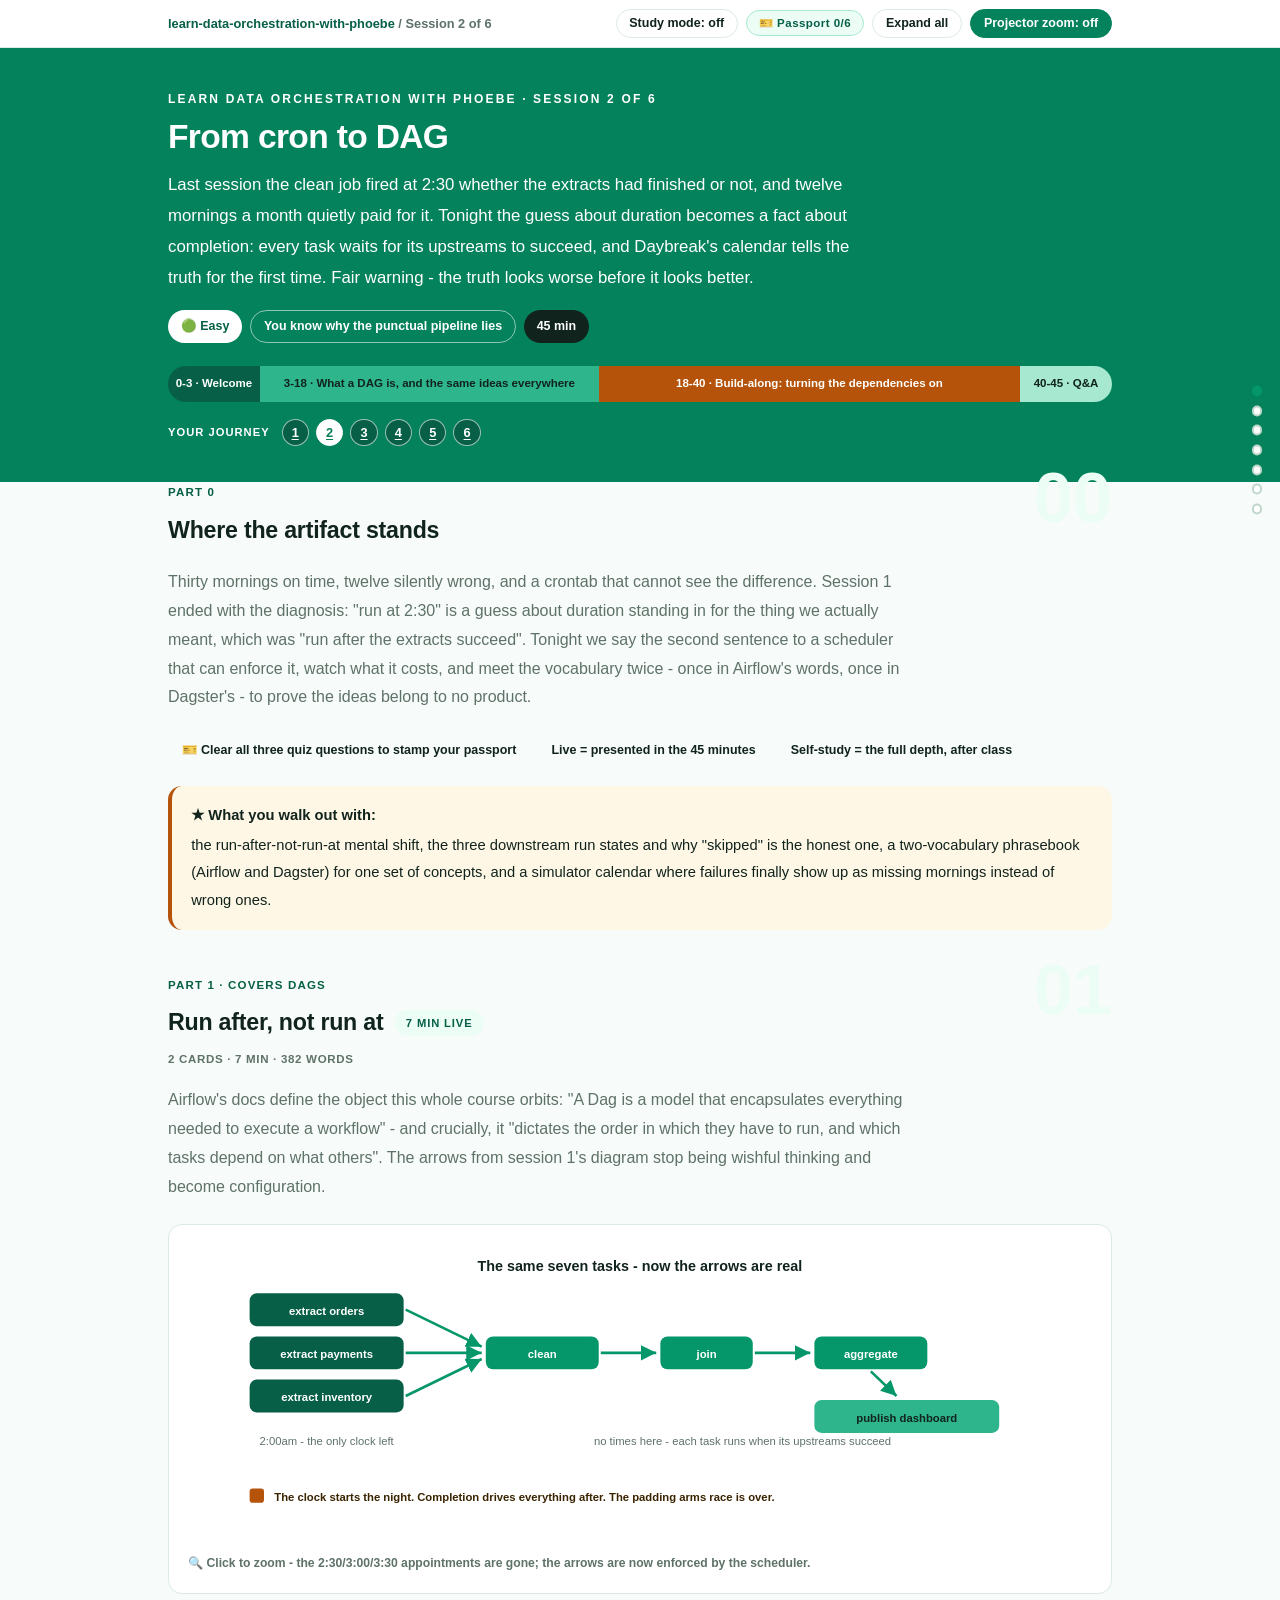
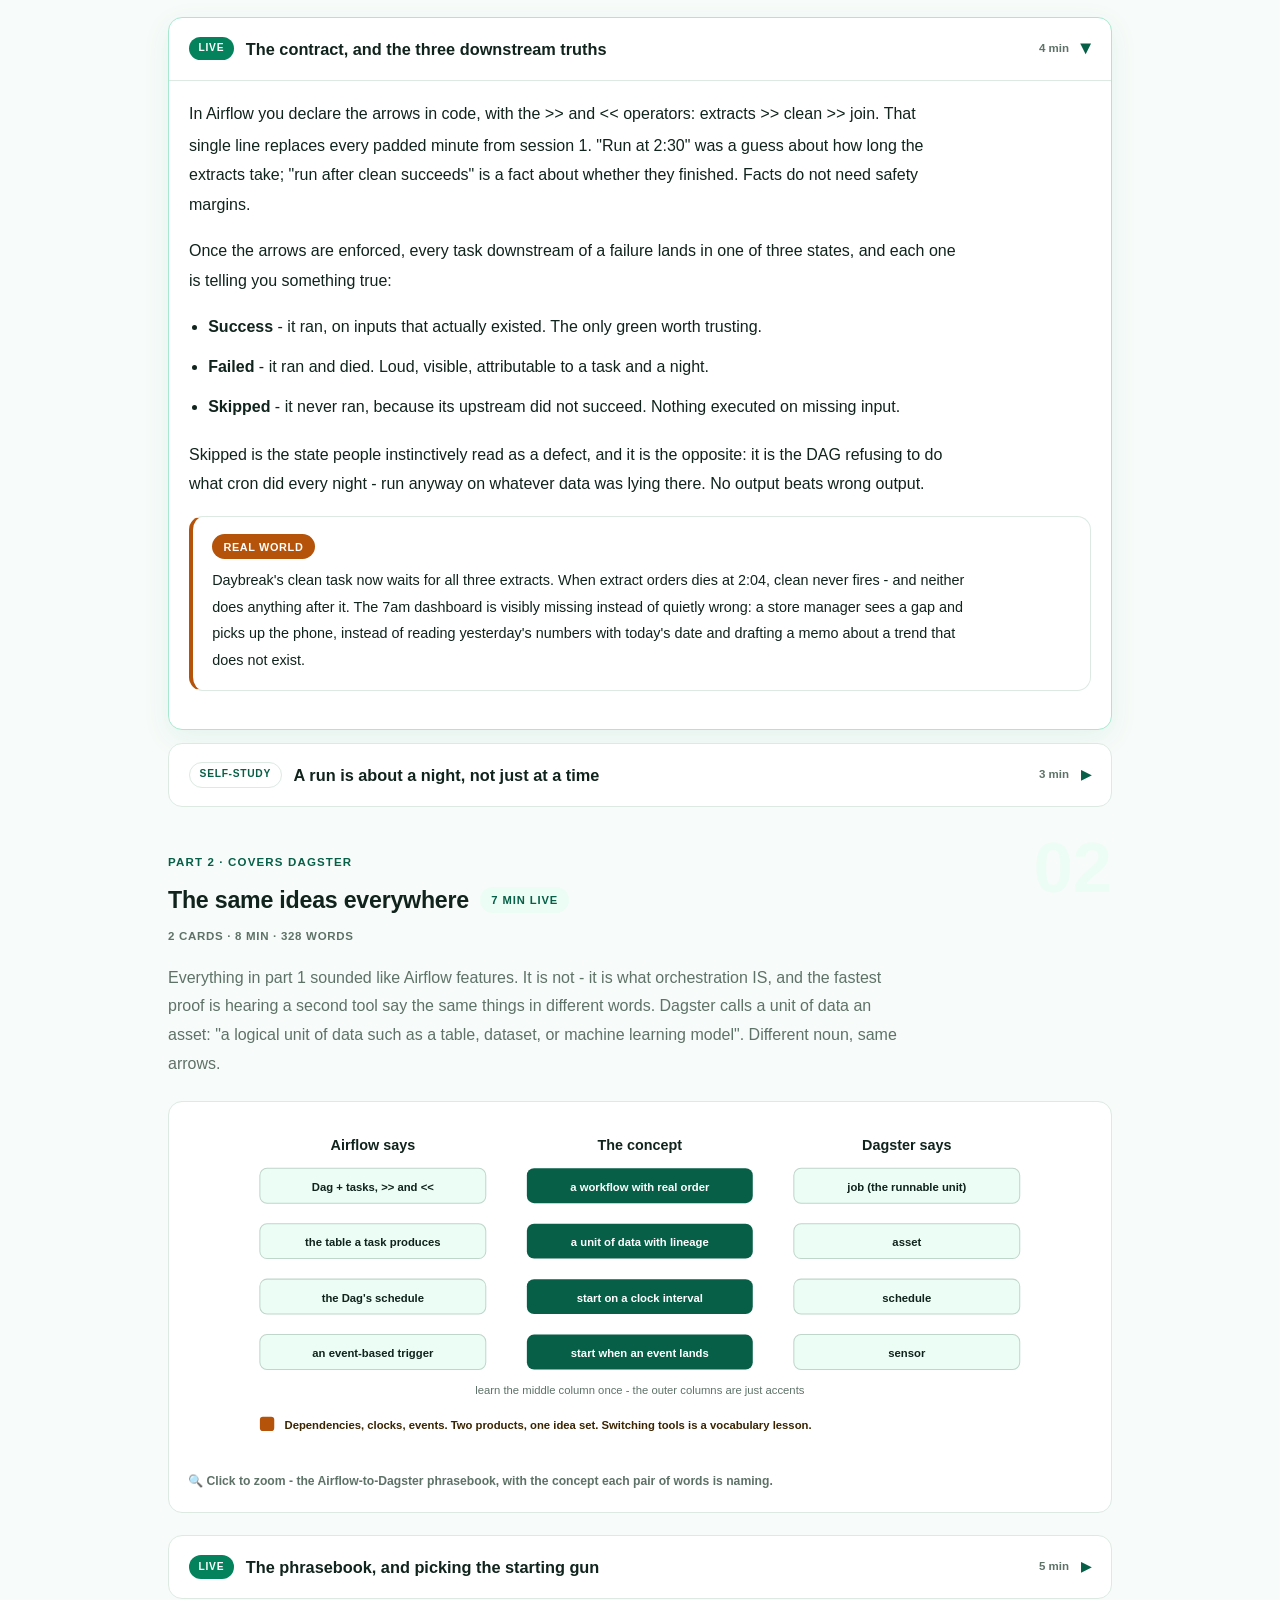
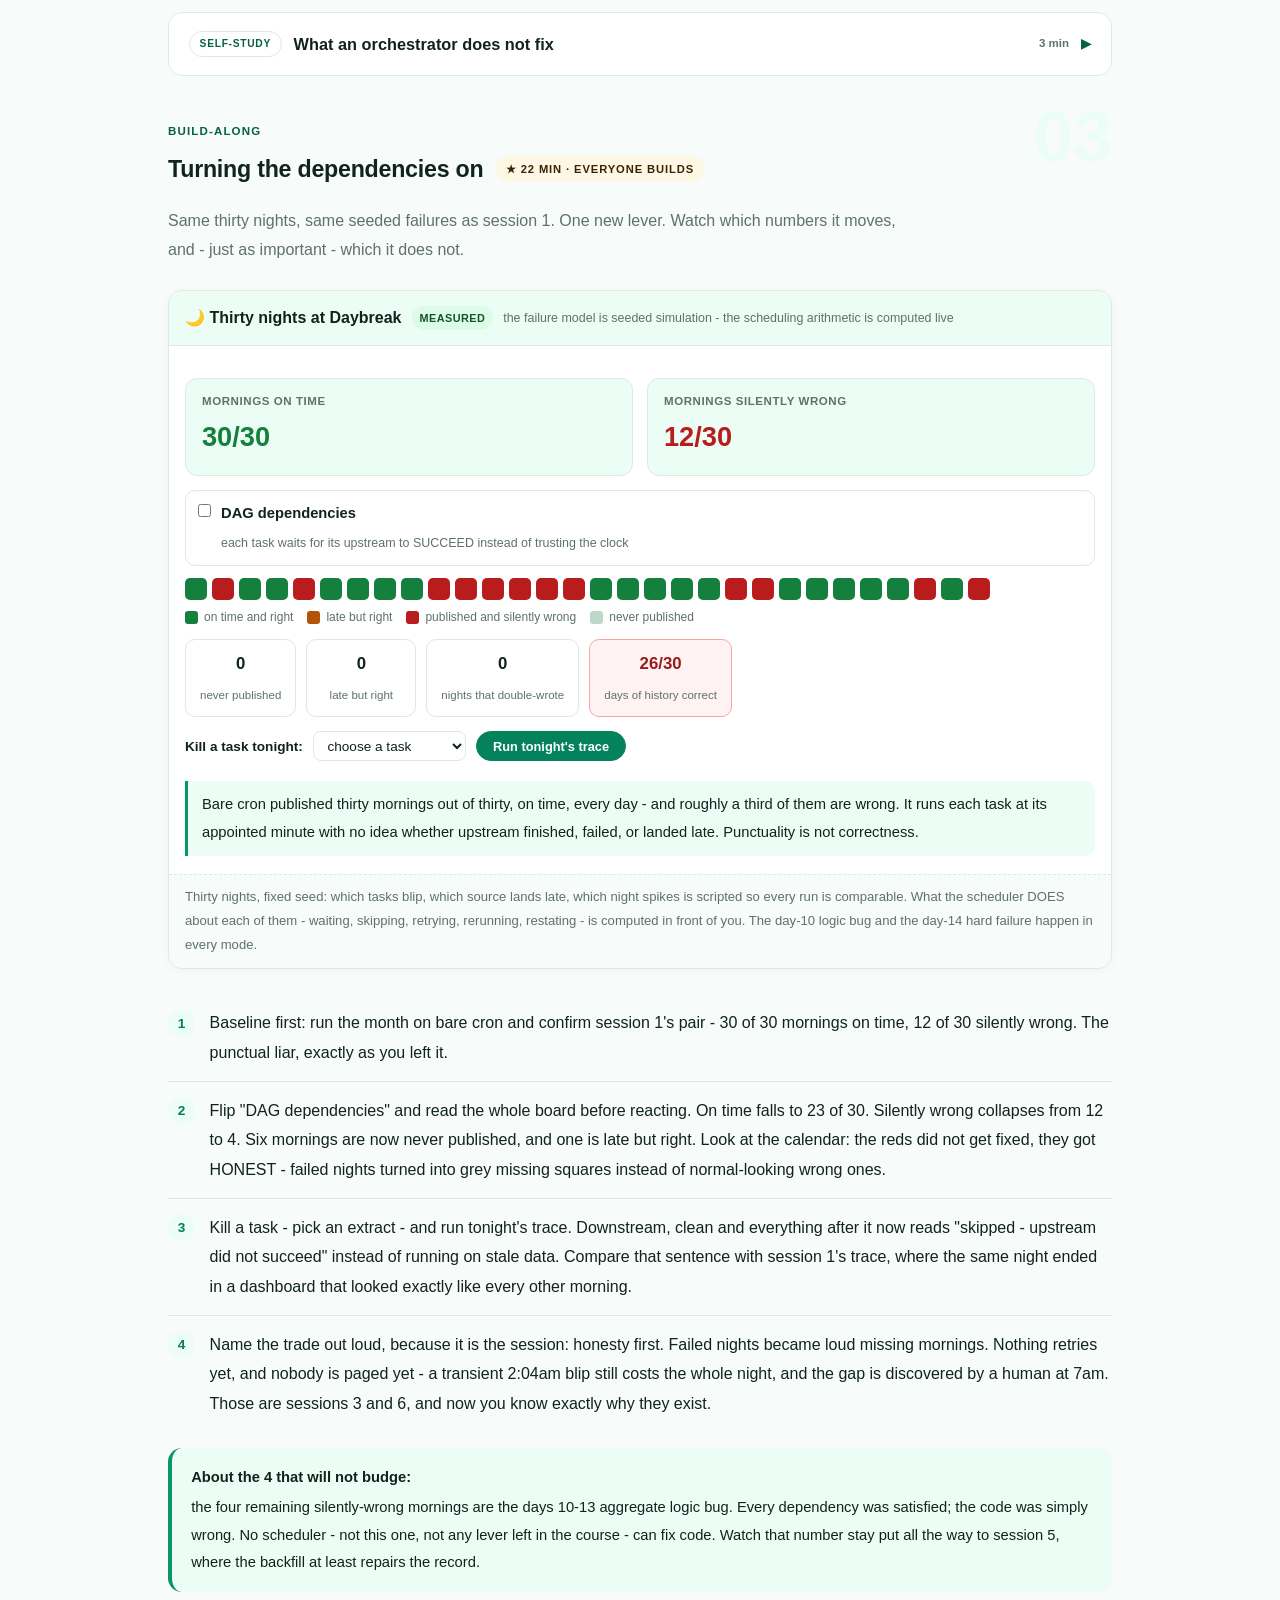
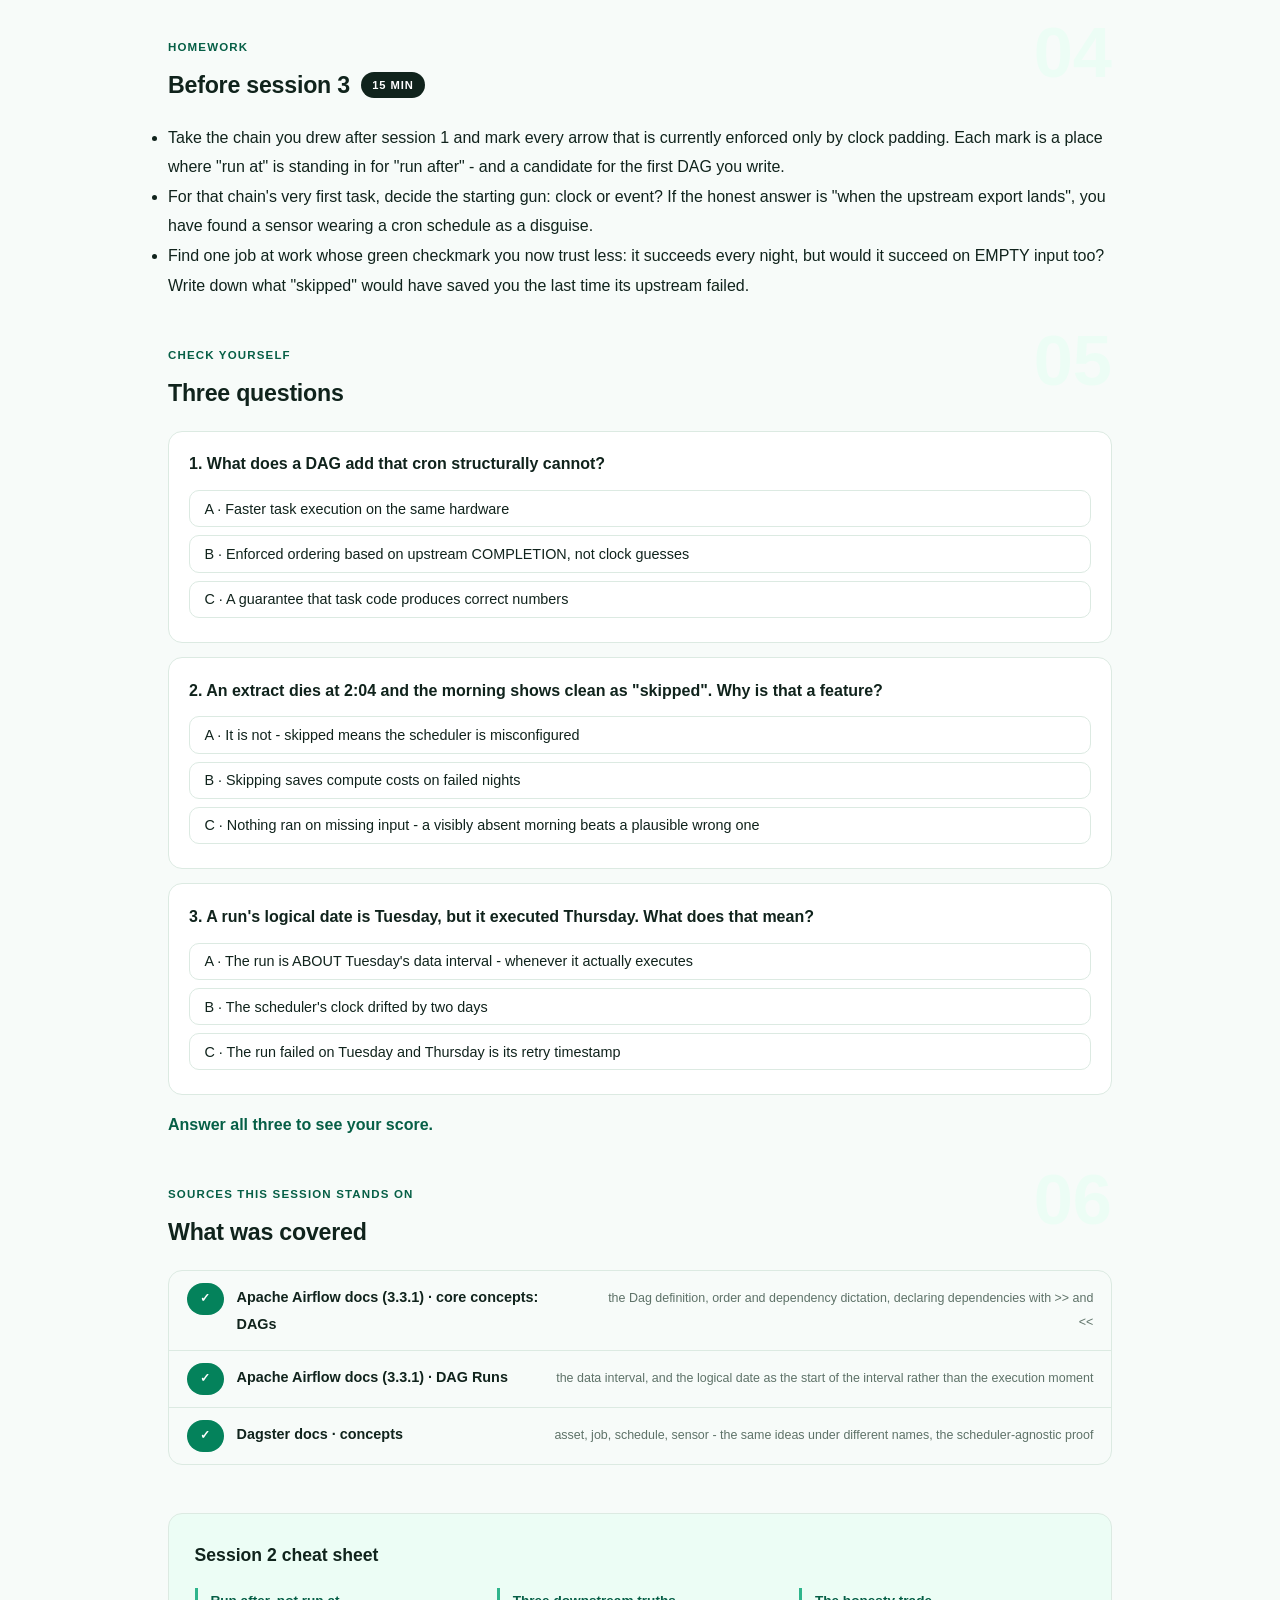
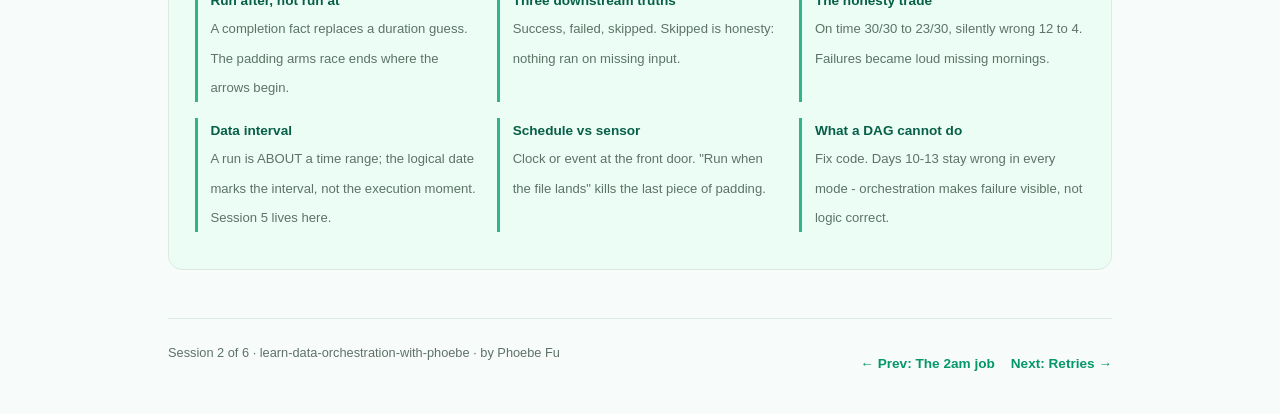
<file: courses/02-from-cron-to-dag.html>
<!DOCTYPE html>
<html lang="en">
<head>
<meta charset="UTF-8">
<meta name="viewport" content="width=device-width, initial-scale=1.0">
<!-- social:start -->
<meta name="description" content="Session 2 of 6. Replace 'run at 2:30' with 'run after clean succeeds'. What a DAG actually is, why skipped is the honest run state, and the night Daybreak's calendar finally told the truth.">
<meta property="og:type" content="article">
<meta property="og:site_name" content="Learn with Phoebe">
<meta property="og:title" content="From cron to DAG - learn data orchestration with phoebe">
<meta property="og:description" content="Session 2 of 6. Dependencies as facts, not guesses. Honesty first: the calendar looks worse before it looks better.">
<meta property="og:url" content="https://phoebefu6.github.io/learn-data-orchestration-with-phoebe/courses/02-from-cron-to-dag.html">
<meta property="og:image" content="https://phoebefu6.github.io/learn-data-orchestration-with-phoebe/assets/og-cover.png">
<meta property="og:image:width" content="1200">
<meta property="og:image:height" content="630">
<meta name="twitter:card" content="summary_large_image">
<meta name="twitter:title" content="From cron to DAG - learn data orchestration with phoebe">
<meta name="twitter:description" content="Session 2 of 6. Run after, not run at.">
<meta name="twitter:image" content="https://phoebefu6.github.io/learn-data-orchestration-with-phoebe/assets/og-cover.png">
<!-- social:end -->
<title>Session 2 · From cron to DAG - learn data orchestration with phoebe</title>
<link rel="stylesheet" href="../assets/style.css?v=29">
</head>
<body>

<div class="toolbar">
  <div class="wrap">
    <span class="crumb"><a href="../index.html">learn-data-orchestration-with-phoebe</a> / Session 2 of 6</span>
    <button class="btn" id="toggle-all" type="button">Expand all</button>
    <button class="btn primary" id="zoom-toggle" type="button">Projector zoom: off</button>
  </div>
</div>

<header class="masthead">
  <div class="wrap">
    <div class="eyebrow">Learn Data Orchestration with Phoebe · Session 2 of 6</div>
    <h1>From cron <span class="accent">to DAG</span></h1>
    <p class="sub">Last session the clean job fired at 2:30 whether the extracts had finished or not, and twelve mornings a month quietly paid for it. Tonight the guess about duration becomes a fact about completion: every task waits for its upstreams to succeed, and Daybreak's calendar tells the truth for the first time. Fair warning - the truth looks worse before it looks better.</p>
    <div class="chip-row">
      <span class="chip level">🟢 Easy</span>
      <span class="chip audience">You know why the punctual pipeline lies</span>
      <span class="chip time">45 min</span>
    </div>
    <div class="agenda">
      <span class="a1" style="flex:1">0-3 · Welcome</span>
      <span class="a2" style="flex:4">3-18 · What a DAG is, and the same ideas everywhere</span>
      <span class="a3" style="flex:5">18-40 · Build-along: turning the dependencies on</span>
      <span class="a4" style="flex:1">40-45 · Q&amp;A</span>
    </div>
  </div>
</header>

<main class="wrap">

  <!-- ============ INTRO ============ -->
  <section class="section" id="intro">
    <div class="section-kicker">
      <span class="klabel">Part 0</span>
      <h2>Where the artifact stands</h2>
    </div>
    <p class="lede">Thirty mornings on time, twelve silently wrong, and a crontab that cannot see the difference. Session 1 ended with the diagnosis: "run at 2:30" is a guess about duration standing in for the thing we actually meant, which was "run after the extracts succeed". Tonight we say the second sentence to a scheduler that can enforce it, watch what it costs, and meet the vocabulary twice - once in Airflow's words, once in Dagster's - to prove the ideas belong to no product.</p>

    <div class="legend">
      <span class="pill">🎫 Clear all three quiz questions to stamp your passport</span>
      <span class="pill">Live = presented in the 45 minutes</span>
      <span class="pill">Self-study = the full depth, after class</span>
    </div>

    <div class="callout win">
      <p><strong>★ What you walk out with:</strong> the run-after-not-run-at mental shift, the three downstream run states and why "skipped" is the honest one, a two-vocabulary phrasebook (Airflow and Dagster) for one set of concepts, and a simulator calendar where failures finally show up as missing mornings instead of wrong ones.</p>
    </div>
  </section>

  <!-- ============ PART 1 ============ -->
  <section class="section" id="part-1">
    <div class="section-kicker">
      <span class="klabel">Part 1 · covers DAGs</span>
      <h2>Run after, not run at <span class="tag concept">7 min live</span></h2>
    </div>
    <p class="lede">Airflow's docs define the object this whole course orbits: "A Dag is a model that encapsulates everything needed to execute a workflow" - and crucially, it "dictates the order in which they have to run, and which tasks depend on what others". The arrows from session 1's diagram stop being wishful thinking and become configuration.</p>

    <figure class="zoomable">
      <svg viewBox="0 0 880 290" role="img" aria-label="Daybreak's seven tasks with enforced dependency arrows and no clock times downstream">
        <style>
          .dgT { font: 700 14px Inter, sans-serif; fill: #10231C; }
          .dgW { font: 600 11px Inter, sans-serif; fill: #fff; }
          .dgL { font: 600 11px Inter, sans-serif; fill: #10231C; }
          .dgM { font: 400 11px Inter, sans-serif; fill: #5E7268; }
          .dgN { font: 600 11px Inter, sans-serif; fill: #3A2400; }
        </style>
        <text x="440" y="26" class="dgT" text-anchor="middle">The same seven tasks - now the arrows are real</text>
        <rect x="60" y="48" width="150" height="32" rx="7" fill="#065F46"/>
        <text x="135" y="69" class="dgW" text-anchor="middle">extract orders</text>
        <rect x="60" y="90" width="150" height="32" rx="7" fill="#065F46"/>
        <text x="135" y="111" class="dgW" text-anchor="middle">extract payments</text>
        <rect x="60" y="132" width="150" height="32" rx="7" fill="#065F46"/>
        <text x="135" y="153" class="dgW" text-anchor="middle">extract inventory</text>
        <rect x="290" y="90" width="110" height="32" rx="7" fill="#059669"/>
        <text x="345" y="111" class="dgW" text-anchor="middle">clean</text>
        <rect x="460" y="90" width="90" height="32" rx="7" fill="#059669"/>
        <text x="505" y="111" class="dgW" text-anchor="middle">join</text>
        <rect x="610" y="90" width="110" height="32" rx="7" fill="#059669"/>
        <text x="665" y="111" class="dgW" text-anchor="middle">aggregate</text>
        <rect x="610" y="152" width="180" height="32" rx="7" fill="#2FB58C"/>
        <text x="700" y="173" class="dgL" text-anchor="middle">publish dashboard</text>
        <line x1="212" y1="64" x2="286" y2="100" stroke="#059669" stroke-width="2.5" marker-end="url(#dgArr)"/>
        <line x1="212" y1="106" x2="286" y2="106" stroke="#059669" stroke-width="2.5" marker-end="url(#dgArr)"/>
        <line x1="212" y1="148" x2="286" y2="112" stroke="#059669" stroke-width="2.5" marker-end="url(#dgArr)"/>
        <line x1="402" y1="106" x2="456" y2="106" stroke="#059669" stroke-width="2.5" marker-end="url(#dgArr)"/>
        <line x1="552" y1="106" x2="606" y2="106" stroke="#059669" stroke-width="2.5" marker-end="url(#dgArr)"/>
        <line x1="665" y1="124" x2="690" y2="148" stroke="#059669" stroke-width="2.5" marker-end="url(#dgArr)"/>
        <defs><marker id="dgArr" markerWidth="8" markerHeight="8" refX="6" refY="3" orient="auto"><path d="M0,0 L6,3 L0,6 z" fill="#059669"/></marker></defs>
        <text x="135" y="196" class="dgM" text-anchor="middle">2:00am - the only clock left</text>
        <text x="540" y="196" class="dgM" text-anchor="middle">no times here - each task runs when its upstreams succeed</text>
        <rect x="60" y="238" width="14" height="14" fill="#B45309" rx="3"/>
        <text x="84" y="250" class="dgN">The clock starts the night. Completion drives everything after. The padding arms race is over.</text>
      </svg>
      <figcaption>🔍 Click to zoom - the 2:30/3:00/3:30 appointments are gone; the arrows are now enforced by the scheduler.</figcaption>
    </figure>

    <details class="card" open>
      <summary><span class="mode live">Live</span> The contract, and the three downstream truths <span class="mini">4 min</span> <span class="caret">▶</span></summary>
      <div class="body">
        <p>In Airflow you declare the arrows in code, with the <code>&gt;&gt;</code> and <code>&lt;&lt;</code> operators: extracts <code>&gt;&gt;</code> clean <code>&gt;&gt;</code> join. That single line replaces every padded minute from session 1. "Run at 2:30" was a guess about how long the extracts take; "run after clean succeeds" is a fact about whether they finished. Facts do not need safety margins.</p>
        <p>Once the arrows are enforced, every task downstream of a failure lands in one of three states, and each one is telling you something true:</p>
        <ul>
          <li><strong>Success</strong> - it ran, on inputs that actually existed. The only green worth trusting.</li>
          <li><strong>Failed</strong> - it ran and died. Loud, visible, attributable to a task and a night.</li>
          <li><strong>Skipped</strong> - it never ran, because its upstream did not succeed. Nothing executed on missing input.</li>
        </ul>
        <p>Skipped is the state people instinctively read as a defect, and it is the opposite: it is the DAG refusing to do what cron did every night - run anyway on whatever data was lying there. No output beats wrong output.</p>
        <div class="callout example"><span class="ex-pill">Real world</span>
          <p>Daybreak's clean task now waits for all three extracts. When extract orders dies at 2:04, clean never fires - and neither does anything after it. The 7am dashboard is visibly missing instead of quietly wrong: a store manager sees a gap and picks up the phone, instead of reading yesterday's numbers with today's date and drafting a memo about a trend that does not exist.</p>
        </div>
      </div>
    </details>

    <details class="card">
      <summary><span class="mode self">Self-study</span> A run is about a night, not just at a time <span class="mini">3 min</span> <span class="caret">▶</span></summary>
      <div class="body">
        <p>There is a second idea hiding in DAG runs, and it will carry session 5 on its back. Airflow's docs: "Each Dag run in Airflow has an assigned 'data interval' that represents the time range it operates in." And the run's logical date "denotes the start of the data interval, not when the Dag is actually executed."</p>
        <p>Read that twice, because it quietly changes what a run IS. Under cron, a run was an event: something that happened at 2am. Under a DAG, a run is a claim about a time range: "this run processes Tuesday night's data" - whenever it actually executes. Tonight, or Thursday, or three weeks from now when you discover Tuesday was wrong. The run being ABOUT a night rather than just AT a time is exactly what makes history repairable, and session 5 will spend its whole build-along cashing that in.</p>
      </div>
    </details>
  </section>

  <!-- ============ PART 2 ============ -->
  <section class="section" id="part-2">
    <div class="section-kicker">
      <span class="klabel">Part 2 · covers Dagster</span>
      <h2>The same ideas everywhere <span class="tag concept">7 min live</span></h2>
    </div>
    <p class="lede">Everything in part 1 sounded like Airflow features. It is not - it is what orchestration IS, and the fastest proof is hearing a second tool say the same things in different words. Dagster calls a unit of data an asset: "a logical unit of data such as a table, dataset, or machine learning model". Different noun, same arrows.</p>

    <figure class="zoomable">
      <svg viewBox="0 0 880 330" role="img" aria-label="Airflow and Dagster vocabulary mapped to the shared orchestration concepts">
        <style>
          .vmT { font: 700 14px Inter, sans-serif; fill: #10231C; }
          .vmW { font: 600 11px Inter, sans-serif; fill: #fff; }
          .vmL { font: 600 11px Inter, sans-serif; fill: #10231C; }
          .vmM { font: 400 11px Inter, sans-serif; fill: #5E7268; }
          .vmN { font: 600 11px Inter, sans-serif; fill: #3A2400; }
        </style>
        <text x="180" y="28" class="vmT" text-anchor="middle">Airflow says</text>
        <text x="440" y="28" class="vmT" text-anchor="middle">The concept</text>
        <text x="700" y="28" class="vmT" text-anchor="middle">Dagster says</text>
        <rect x="70" y="46" width="220" height="34" rx="7" fill="#ECFDF5" stroke="#BFD6CB"/>
        <text x="180" y="68" class="vmL" text-anchor="middle">Dag + tasks, &gt;&gt; and &lt;&lt;</text>
        <rect x="330" y="46" width="220" height="34" rx="7" fill="#065F46"/>
        <text x="440" y="68" class="vmW" text-anchor="middle">a workflow with real order</text>
        <rect x="590" y="46" width="220" height="34" rx="7" fill="#ECFDF5" stroke="#BFD6CB"/>
        <text x="700" y="68" class="vmL" text-anchor="middle">job (the runnable unit)</text>
        <rect x="70" y="100" width="220" height="34" rx="7" fill="#ECFDF5" stroke="#BFD6CB"/>
        <text x="180" y="122" class="vmL" text-anchor="middle">the table a task produces</text>
        <rect x="330" y="100" width="220" height="34" rx="7" fill="#065F46"/>
        <text x="440" y="122" class="vmW" text-anchor="middle">a unit of data with lineage</text>
        <rect x="590" y="100" width="220" height="34" rx="7" fill="#ECFDF5" stroke="#BFD6CB"/>
        <text x="700" y="122" class="vmL" text-anchor="middle">asset</text>
        <rect x="70" y="154" width="220" height="34" rx="7" fill="#ECFDF5" stroke="#BFD6CB"/>
        <text x="180" y="176" class="vmL" text-anchor="middle">the Dag's schedule</text>
        <rect x="330" y="154" width="220" height="34" rx="7" fill="#065F46"/>
        <text x="440" y="176" class="vmW" text-anchor="middle">start on a clock interval</text>
        <rect x="590" y="154" width="220" height="34" rx="7" fill="#ECFDF5" stroke="#BFD6CB"/>
        <text x="700" y="176" class="vmL" text-anchor="middle">schedule</text>
        <rect x="70" y="208" width="220" height="34" rx="7" fill="#ECFDF5" stroke="#BFD6CB"/>
        <text x="180" y="230" class="vmL" text-anchor="middle">an event-based trigger</text>
        <rect x="330" y="208" width="220" height="34" rx="7" fill="#065F46"/>
        <text x="440" y="230" class="vmW" text-anchor="middle">start when an event lands</text>
        <rect x="590" y="208" width="220" height="34" rx="7" fill="#ECFDF5" stroke="#BFD6CB"/>
        <text x="700" y="230" class="vmL" text-anchor="middle">sensor</text>
        <text x="440" y="266" class="vmM" text-anchor="middle">learn the middle column once - the outer columns are just accents</text>
        <rect x="70" y="288" width="14" height="14" fill="#B45309" rx="3"/>
        <text x="94" y="300" class="vmN">Dependencies, clocks, events. Two products, one idea set. Switching tools is a vocabulary lesson.</text>
      </svg>
      <figcaption>🔍 Click to zoom - the Airflow-to-Dagster phrasebook, with the concept each pair of words is naming.</figcaption>
    </figure>

    <details class="card">
      <summary><span class="mode live">Live</span> The phrasebook, and picking the starting gun <span class="mini">5 min</span> <span class="caret">▶</span></summary>
      <div class="body">
        <p>Dagster's own one-liners complete the mapping. A schedule is "a way to automate jobs or assets to occur on a specified interval". A sensor is "a way to trigger jobs or assets when an event occurs". Hold those two next to each other, because they are the last decision cron never let you make: WHEN should the night start at all?</p>
        <ul>
          <li><strong>Schedule</strong> - a clock: kick off the run at 2:00am. Right whenever the cadence itself is the contract - "the dashboard covers yesterday, built overnight".</li>
          <li><strong>Sensor</strong> - an event: kick off the run when the source file actually lands. Right whenever the trigger you care about is a THING arriving, not a time passing.</li>
        </ul>
        <p>Notice what the sensor version quietly finishes off. Session 1's crontab started extracts at 2:00 hoping the upstream systems had exported by then - one last guess, one last piece of padding. "Run when the file lands" replaces it with the same move part 1 made downstream: an event fact where a clock guess used to be. Inside the DAG, completion drives the order; at the front door, arrival can drive the start.</p>
      </div>
    </details>

    <details class="card">
      <summary><span class="mode self">Self-study</span> What an orchestrator does not fix <span class="mini">3 min</span> <span class="caret">▶</span></summary>
      <div class="body">
        <p>Honest scoping, before the build-along makes it visceral: an orchestrator manages WHETHER and WHEN tasks run. It has no opinion about whether the code inside them is correct. Daybreak's aggregate task carries a logic bug on days 10 through 13, and it will produce wrong numbers under cron, under a DAG, under every lever this course pulls - because on those nights every upstream genuinely succeeded and every dependency was genuinely satisfied. The DAG did its whole job. The code did its job wrong.</p>
        <p>What orchestration buys you is that failure becomes visible and recovery becomes cheap: a dead extract shows as failed, its downstream shows as skipped, and nothing publishes on garbage. What it never buys you is correctness of logic. Keep the two ledgers separate - it is the difference between blaming your scheduler and testing your code.</p>
      </div>
    </details>
  </section>

  <!-- ============ DEMO ============ -->
  <section class="section" id="demo">
    <div class="section-kicker">
      <span class="klabel">Build-along</span>
      <h2>Turning the dependencies on <span class="tag demo">★ 22 min · everyone builds</span></h2>
    </div>
    <p class="lede">Same thirty nights, same seeded failures as session 1. One new lever. Watch which numbers it moves, and - just as important - which it does not.</p>

    <div class="orchsim" data-stage="2"></div>

    <div class="steps">
      <div class="step"><p>Baseline first: run the month on bare cron and confirm session 1's pair - 30 of 30 mornings on time, 12 of 30 silently wrong. The punctual liar, exactly as you left it.</p></div>
      <div class="step"><p>Flip "DAG dependencies" and read the whole board before reacting. On time falls to 23 of 30. Silently wrong collapses from 12 to 4. Six mornings are now never published, and one is late but right. Look at the calendar: the reds did not get fixed, they got HONEST - failed nights turned into grey missing squares instead of normal-looking wrong ones.</p></div>
      <div class="step"><p>Kill a task - pick an extract - and run tonight's trace. Downstream, clean and everything after it now reads "skipped - upstream did not succeed" instead of running on stale data. Compare that sentence with session 1's trace, where the same night ended in a dashboard that looked exactly like every other morning.</p></div>
      <div class="step"><p>Name the trade out loud, because it is the session: honesty first. Failed nights became loud missing mornings. Nothing retries yet, and nobody is paged yet - a transient 2:04am blip still costs the whole night, and the gap is discovered by a human at 7am. Those are sessions 3 and 6, and now you know exactly why they exist.</p></div>
    </div>

    <div class="callout tip">
      <p><strong>About the 4 that will not budge:</strong> the four remaining silently-wrong mornings are the days 10-13 aggregate logic bug. Every dependency was satisfied; the code was simply wrong. No scheduler - not this one, not any lever left in the course - can fix code. Watch that number stay put all the way to session 5, where the backfill at least repairs the record.</p>
    </div>
  </section>

  <!-- ============ EXERCISE ============ -->
  <section class="section" id="exercise">
    <div class="section-kicker">
      <span class="klabel">Homework</span>
      <h2>Before session 3 <span class="tag exercise">15 min</span></h2>
    </div>
    <ul>
      <li>Take the chain you drew after session 1 and mark every arrow that is currently enforced only by clock padding. Each mark is a place where "run at" is standing in for "run after" - and a candidate for the first DAG you write.</li>
      <li>For that chain's very first task, decide the starting gun: clock or event? If the honest answer is "when the upstream export lands", you have found a sensor wearing a cron schedule as a disguise.</li>
      <li>Find one job at work whose green checkmark you now trust less: it succeeds every night, but would it succeed on EMPTY input too? Write down what "skipped" would have saved you the last time its upstream failed.</li>
    </ul>
  </section>

  <!-- ============ QUIZ ============ -->
  <section class="section" id="quiz">
    <div class="section-kicker">
      <span class="klabel">Check yourself</span>
      <h2>Three questions</h2>
    </div>
    <div class="quiz-q" data-answer="1">
      <p class="qtext">1. What does a DAG add that cron structurally cannot?</p>
      <button class="qopt">A · Faster task execution on the same hardware</button>
      <button class="qopt">B · Enforced ordering based on upstream COMPLETION, not clock guesses</button>
      <button class="qopt">C · A guarantee that task code produces correct numbers</button>
      <p class="qwhy">The DAG "dictates the order in which they have to run, and which tasks depend on what others" - run-after replaces run-at. It makes nothing faster and, as the days 10-13 bug proves all course long, it cannot make code correct.</p>
    </div>
    <div class="quiz-q" data-answer="2">
      <p class="qtext">2. An extract dies at 2:04 and the morning shows clean as "skipped". Why is that a feature?</p>
      <button class="qopt">A · It is not - skipped means the scheduler is misconfigured</button>
      <button class="qopt">B · Skipping saves compute costs on failed nights</button>
      <button class="qopt">C · Nothing ran on missing input - a visibly absent morning beats a plausible wrong one</button>
      <p class="qwhy">Skipped is the DAG's honesty: downstream never executed on stale or missing data. Under cron the same night produced a normal-looking dashboard built on yesterday's partition - the expensive kind of failure, because nobody knows to distrust it.</p>
    </div>
    <div class="quiz-q" data-answer="0">
      <p class="qtext">3. A run's logical date is Tuesday, but it executed Thursday. What does that mean?</p>
      <button class="qopt">A · The run is ABOUT Tuesday's data interval - whenever it actually executes</button>
      <button class="qopt">B · The scheduler's clock drifted by two days</button>
      <button class="qopt">C · The run failed on Tuesday and Thursday is its retry timestamp</button>
      <p class="qwhy">The logical date "denotes the start of the data interval, not when the Dag is actually executed". A run is a claim about a time range, not just an event at a time - which is exactly what will make history repairable when session 5 reruns old nights.</p>
    </div>
    <p class="quiz-score">Answer all three to see your score.</p>
  </section>

  <!-- ============ COVERED ============ -->
  <section class="section" id="official">
    <div class="section-kicker">
      <span class="klabel">Sources this session stands on</span>
      <h2>What was covered</h2>
    </div>
    <div class="covered">
      <div class="covered-row"><span class="status pill solid">✓</span><span class="name">Apache Airflow docs (3.3.1) · core concepts: DAGs</span><span class="note">the Dag definition, order and dependency dictation, declaring dependencies with &gt;&gt; and &lt;&lt;</span></div>
      <div class="covered-row"><span class="status pill solid">✓</span><span class="name">Apache Airflow docs (3.3.1) · DAG Runs</span><span class="note">the data interval, and the logical date as the start of the interval rather than the execution moment</span></div>
      <div class="covered-row"><span class="status pill solid">✓</span><span class="name">Dagster docs · concepts</span><span class="note">asset, job, schedule, sensor - the same ideas under different names, the scheduler-agnostic proof</span></div>
    </div>
  </section>

  <!-- ============ CHEAT SHEET ============ -->
  <section class="cheat" id="cheatsheet">
    <h3>Session 2 cheat sheet</h3>
    <div class="grid-2">
      <div class="cheat-item"><b>Run after, not run at</b><span>A completion fact replaces a duration guess. The padding arms race ends where the arrows begin.</span></div>
      <div class="cheat-item"><b>Three downstream truths</b><span>Success, failed, skipped. Skipped is honesty: nothing ran on missing input.</span></div>
      <div class="cheat-item"><b>The honesty trade</b><span>On time 30/30 to 23/30, silently wrong 12 to 4. Failures became loud missing mornings.</span></div>
      <div class="cheat-item"><b>Data interval</b><span>A run is ABOUT a time range; the logical date marks the interval, not the execution moment. Session 5 lives here.</span></div>
      <div class="cheat-item"><b>Schedule vs sensor</b><span>Clock or event at the front door. "Run when the file lands" kills the last piece of padding.</span></div>
      <div class="cheat-item"><b>What a DAG cannot do</b><span>Fix code. Days 10-13 stay wrong in every mode - orchestration makes failure visible, not logic correct.</span></div>
    </div>
  </section>

  <footer class="pagefoot">
    <p>Session 2 of 6 · learn-data-orchestration-with-phoebe · by Phoebe Fu</p>
    <nav class="pagenav">
      <a href="01-the-2am-job.html">← Prev: The 2am job</a>
      <a href="03-retries.html">Next: Retries →</a>
    </nav>
  </footer>

</main>

<script src="../assets/app.js?v=27"></script>
<script src="../assets/orchestra-live.js?v=1"></script>
</body>
</html>
</file>
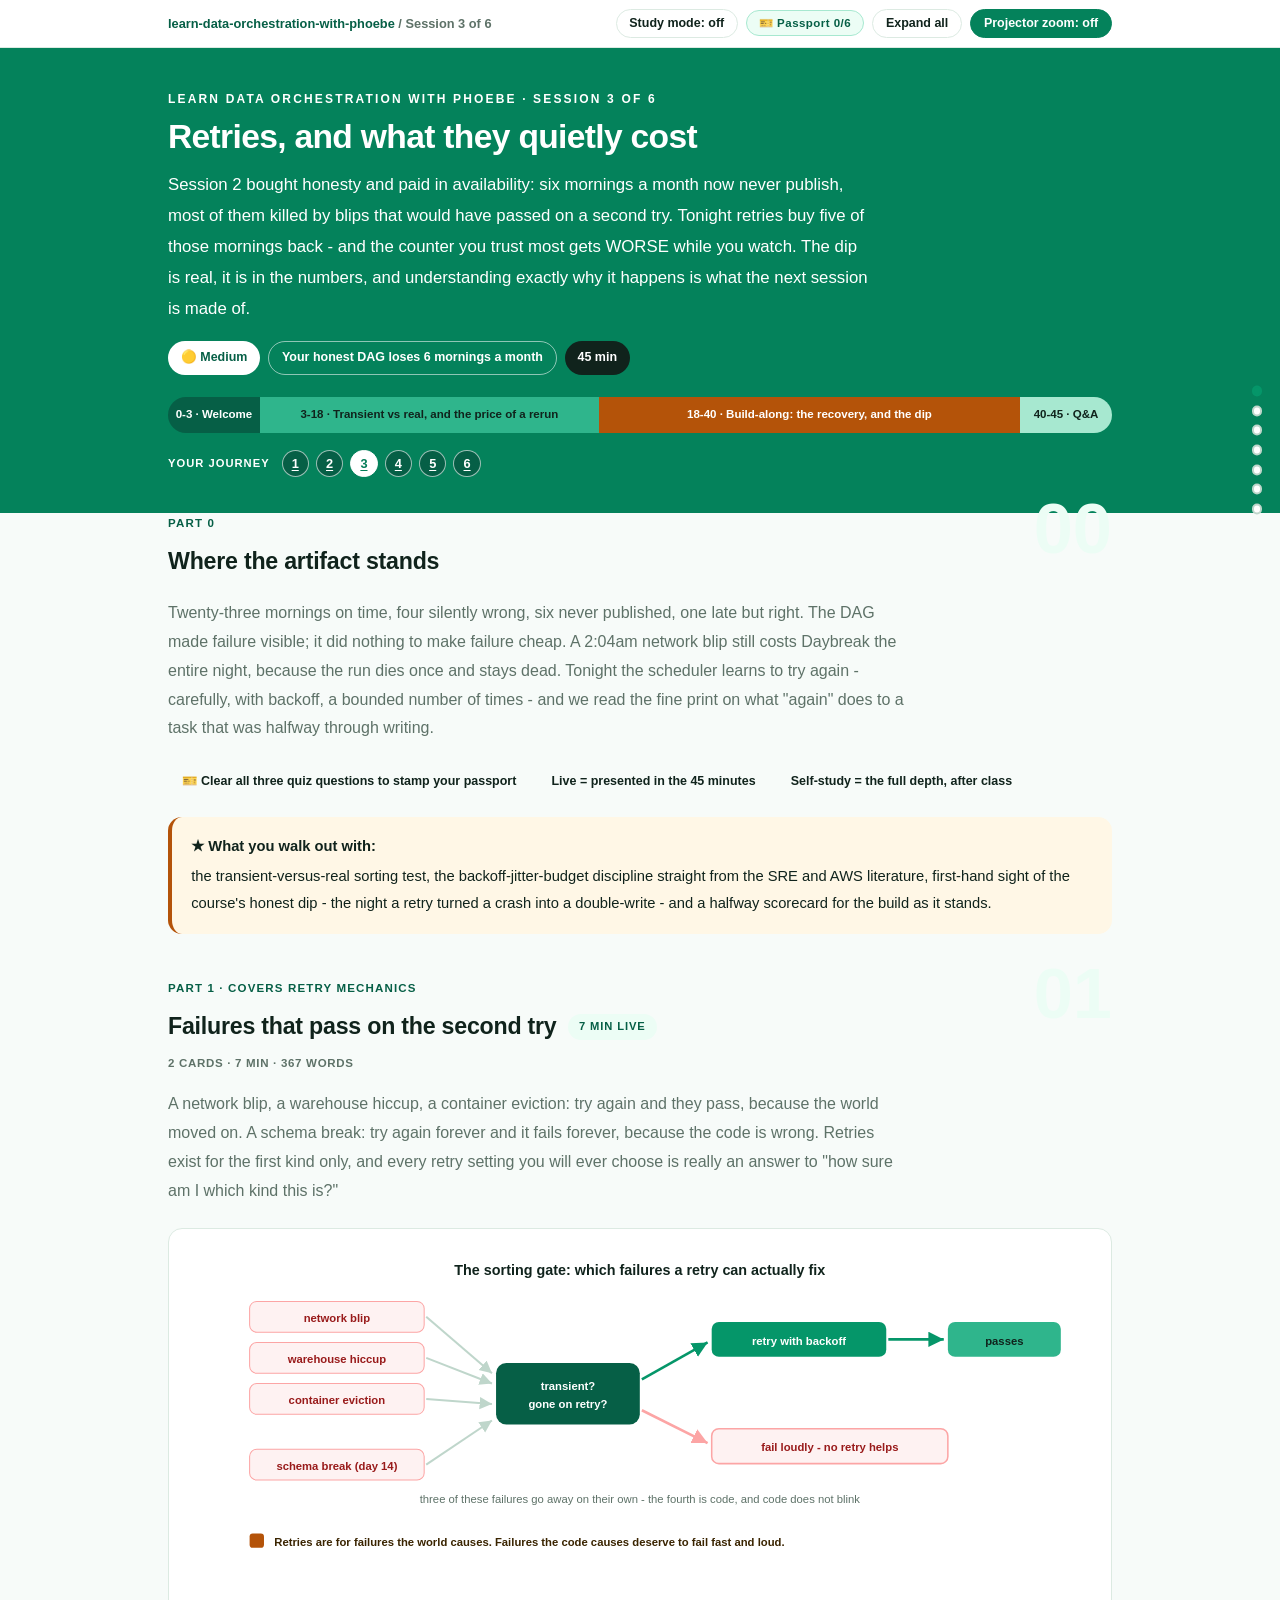
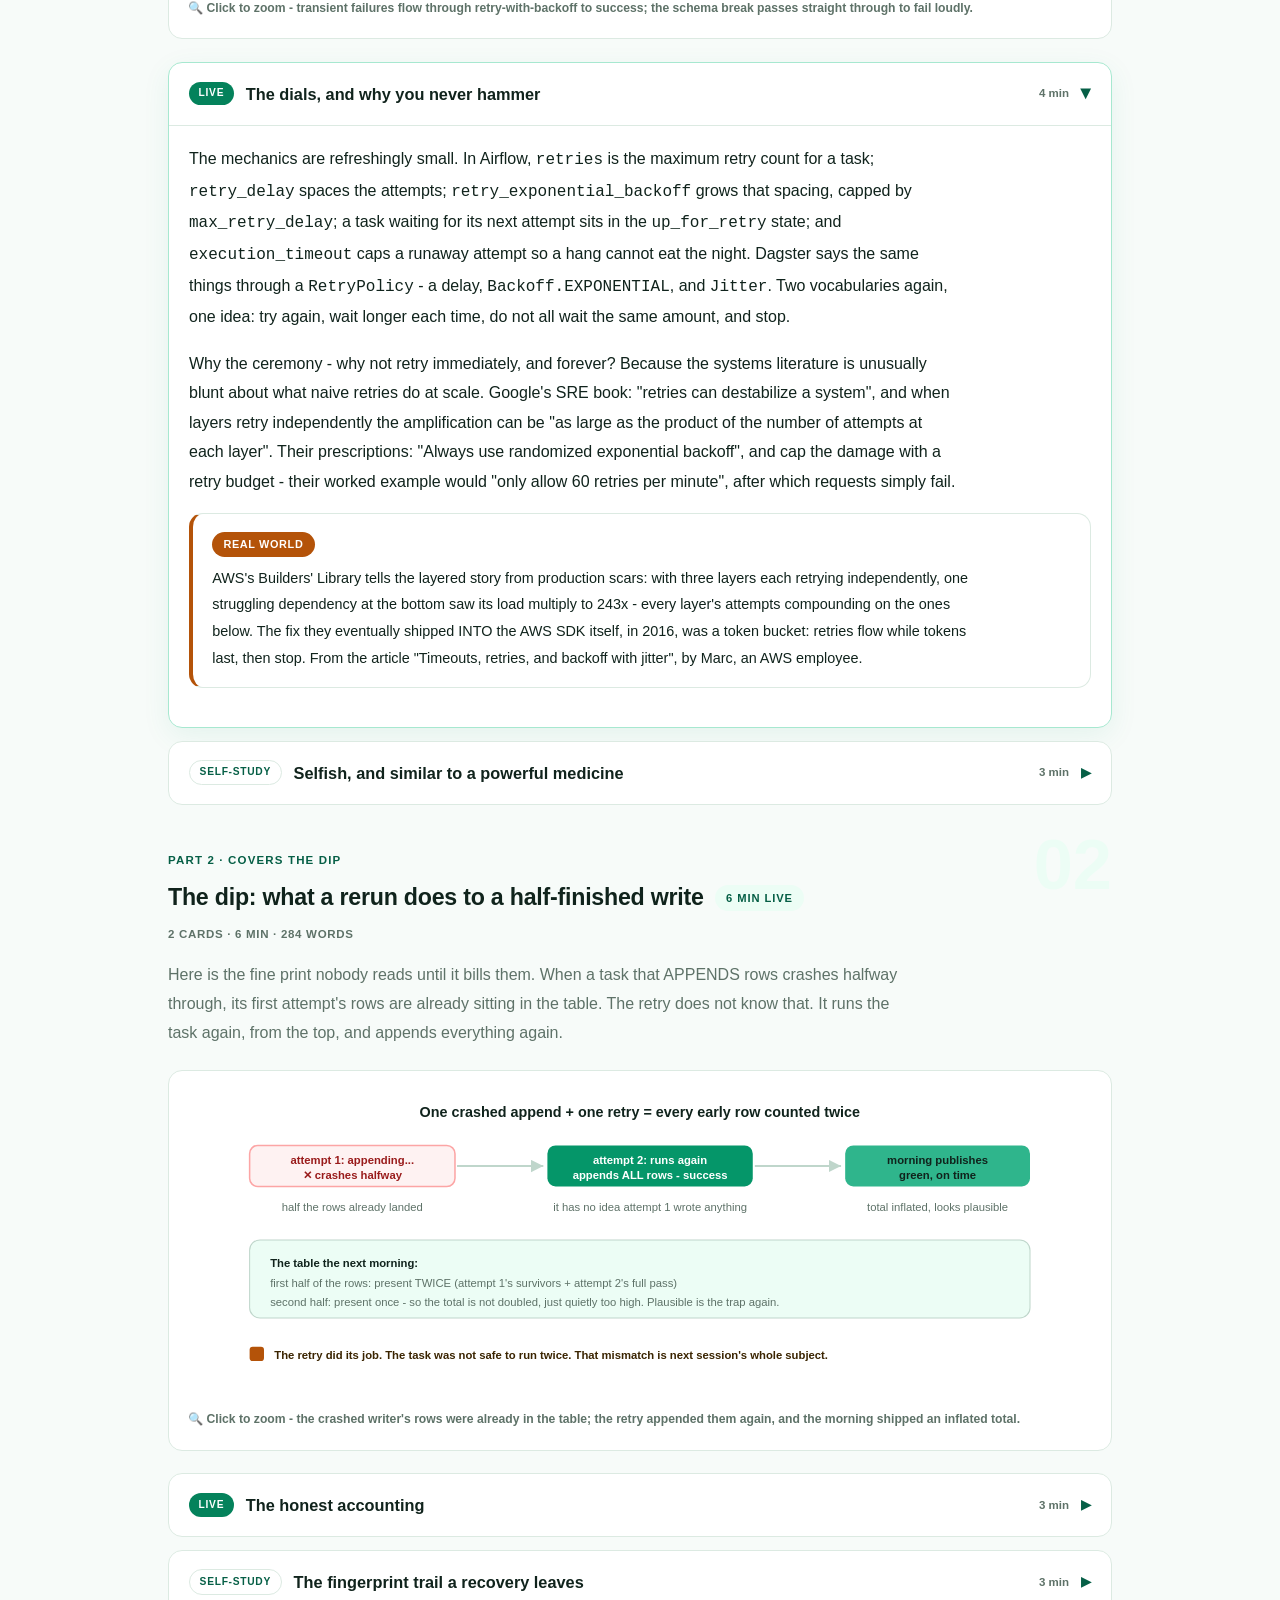
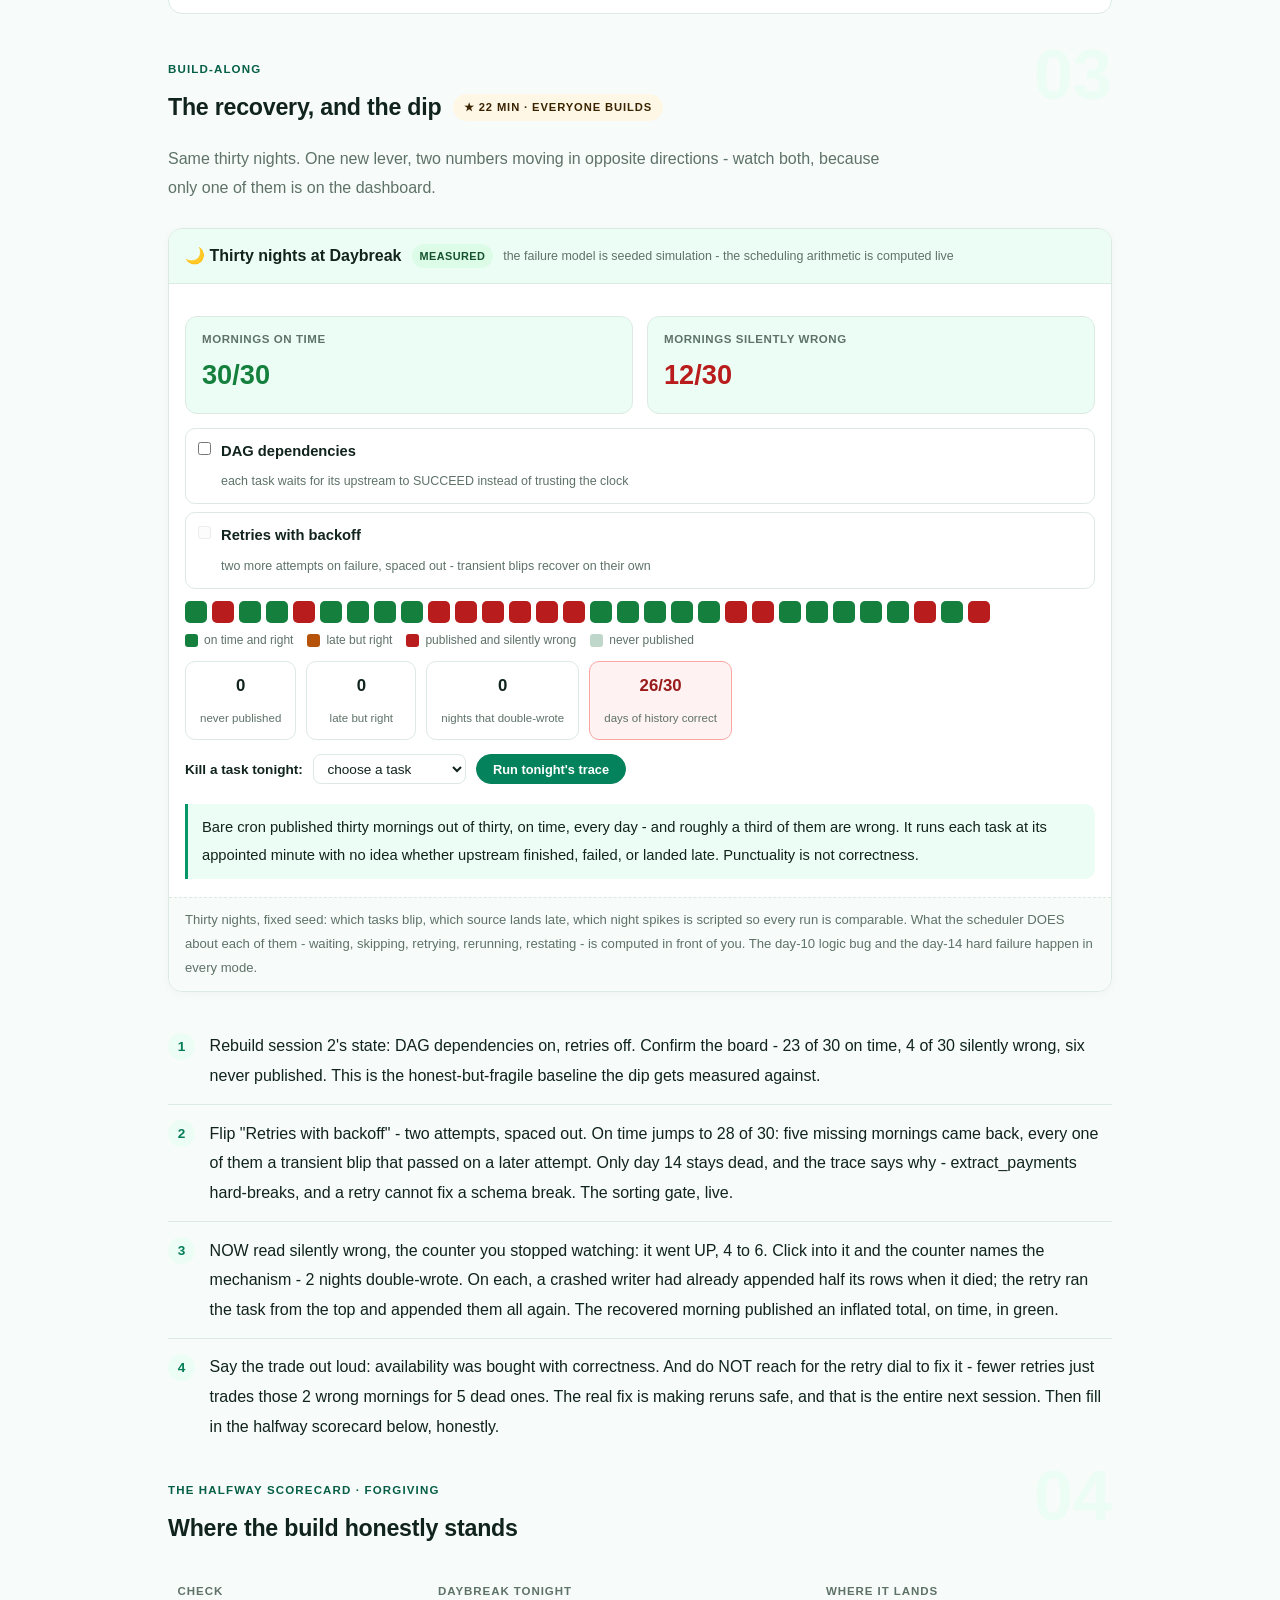
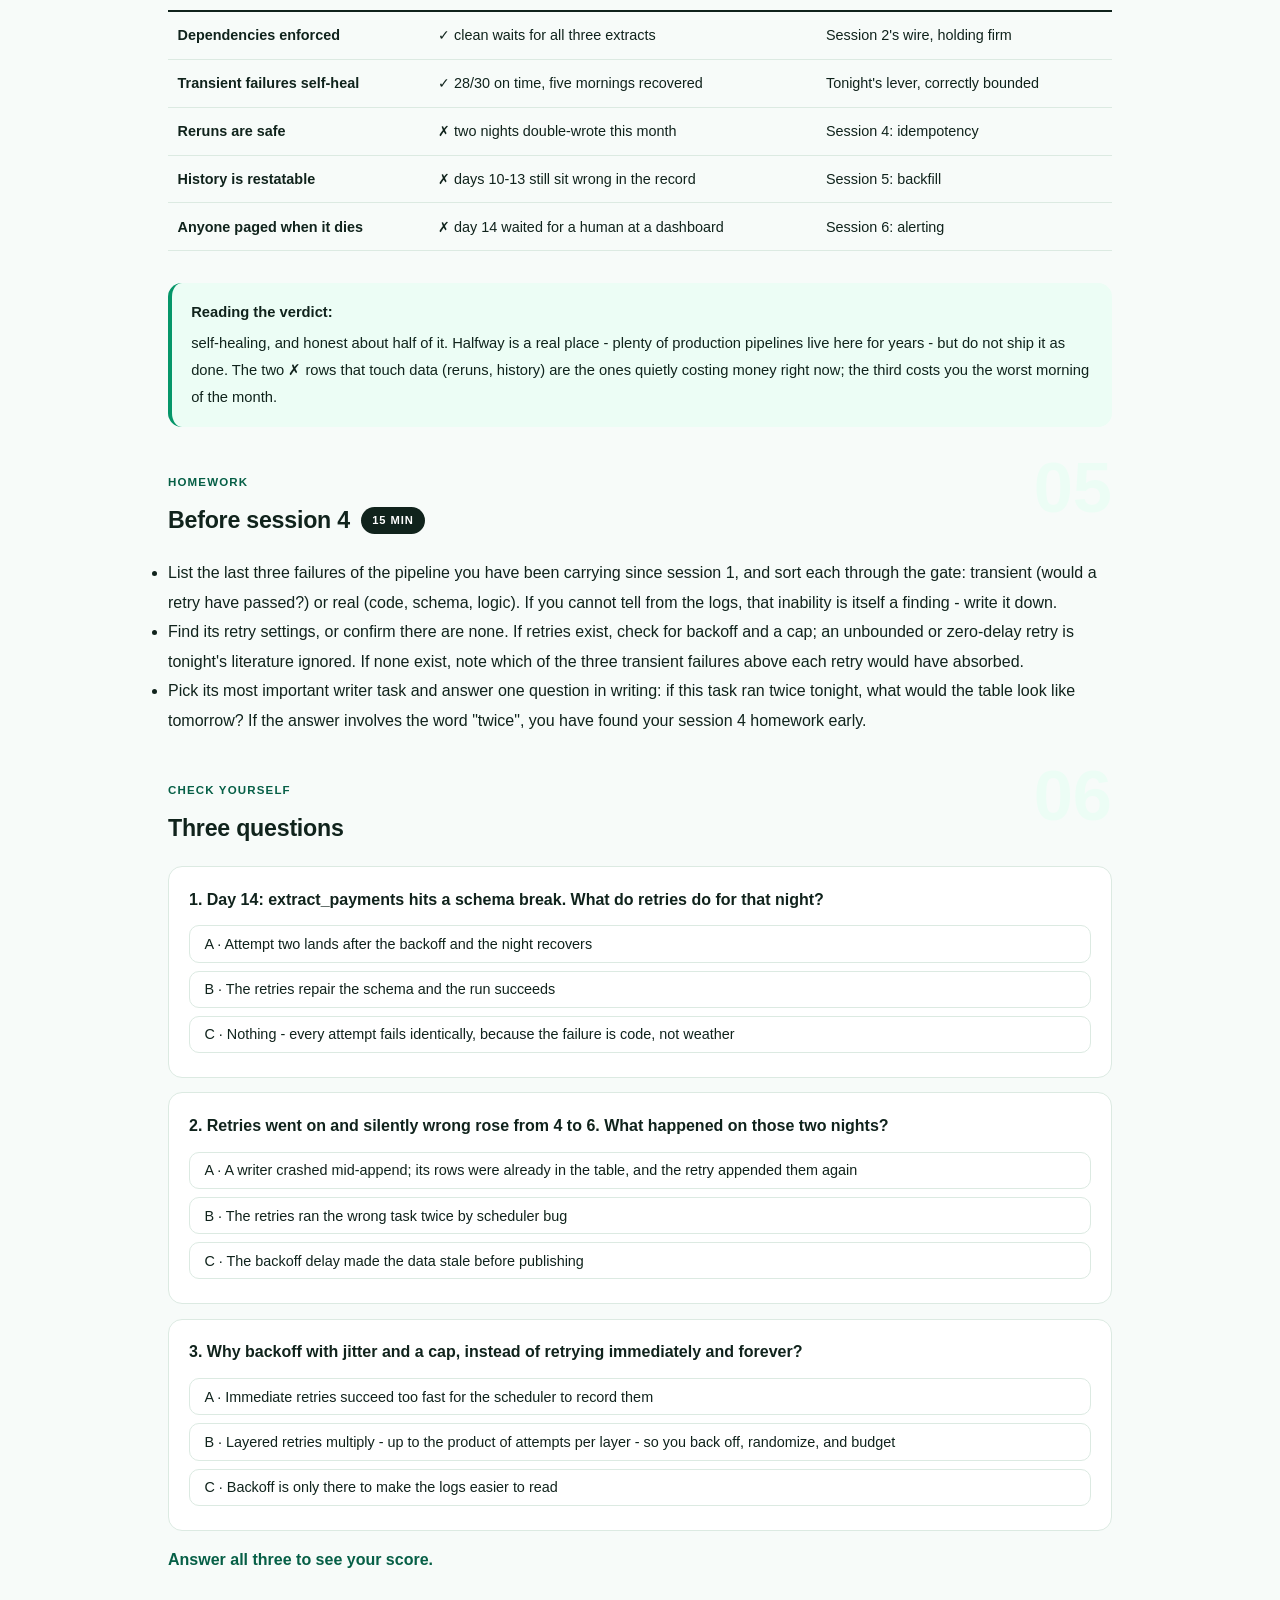
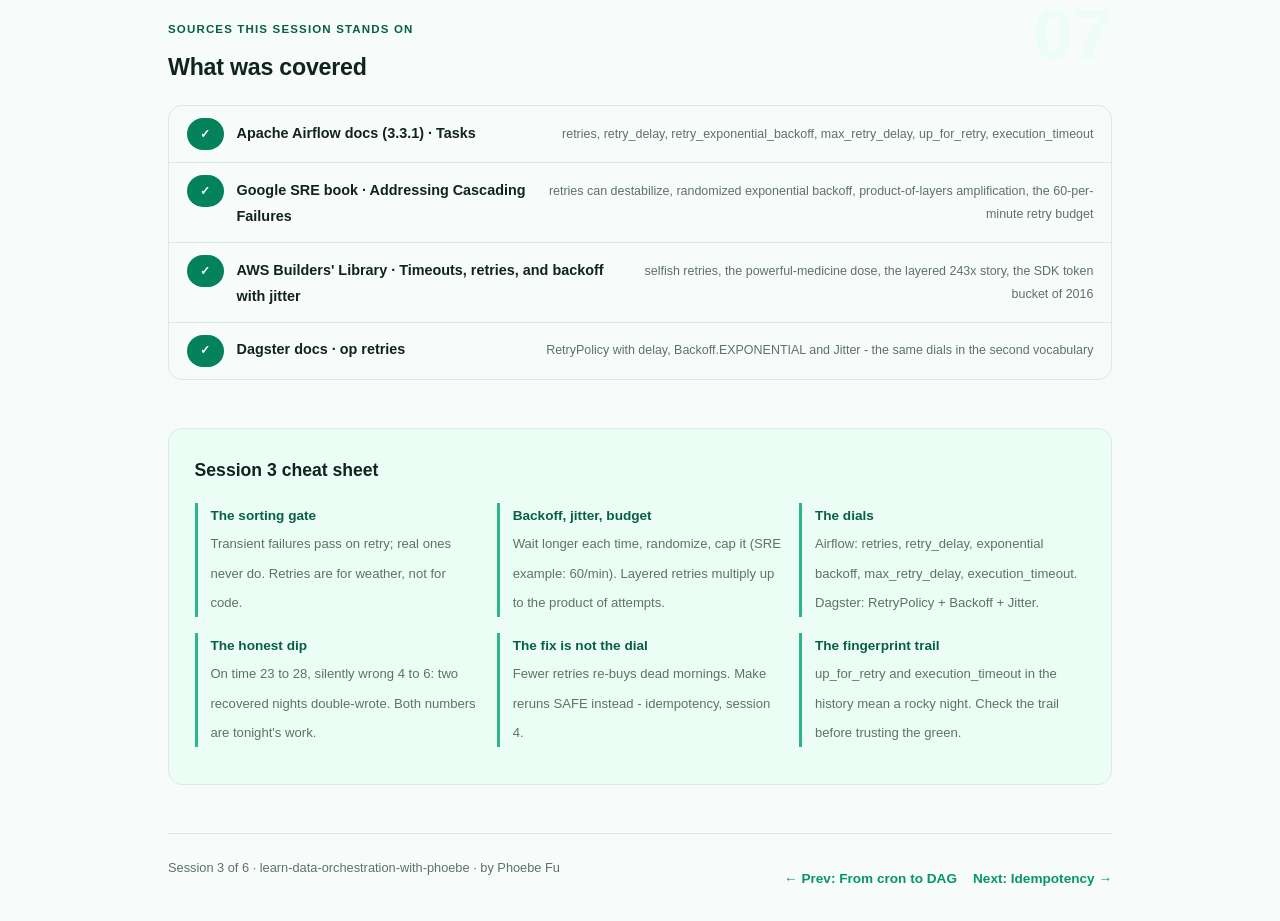
<file: courses/03-retries.html>
<!DOCTYPE html>
<html lang="en">
<head>
<meta charset="UTF-8">
<meta name="viewport" content="width=device-width, initial-scale=1.0">
<!-- social:start -->
<meta name="description" content="Session 3 of 6. Retries buy back five lost mornings - and silently wrong goes UP. Transient vs real failures, backoff and jitter from the SRE and AWS literature, and the honest dip.">
<meta property="og:type" content="article">
<meta property="og:site_name" content="Learn with Phoebe">
<meta property="og:title" content="Retries - learn data orchestration with phoebe">
<meta property="og:description" content="Session 3 of 6. Availability bought with correctness: the night a retry turned a crash into a double-write.">
<meta property="og:url" content="https://phoebefu6.github.io/learn-data-orchestration-with-phoebe/courses/03-retries.html">
<meta property="og:image" content="https://phoebefu6.github.io/learn-data-orchestration-with-phoebe/assets/og-cover.png">
<meta property="og:image:width" content="1200">
<meta property="og:image:height" content="630">
<meta name="twitter:card" content="summary_large_image">
<meta name="twitter:title" content="Retries - learn data orchestration with phoebe">
<meta name="twitter:description" content="Session 3 of 6. Retries fix the transient, and quietly bill the rest.">
<meta name="twitter:image" content="https://phoebefu6.github.io/learn-data-orchestration-with-phoebe/assets/og-cover.png">
<!-- social:end -->
<title>Session 3 · Retries - learn data orchestration with phoebe</title>
<link rel="stylesheet" href="../assets/style.css?v=29">
</head>
<body>

<div class="toolbar">
  <div class="wrap">
    <span class="crumb"><a href="../index.html">learn-data-orchestration-with-phoebe</a> / Session 3 of 6</span>
    <button class="btn" id="toggle-all" type="button">Expand all</button>
    <button class="btn primary" id="zoom-toggle" type="button">Projector zoom: off</button>
  </div>
</div>

<header class="masthead">
  <div class="wrap">
    <div class="eyebrow">Learn Data Orchestration with Phoebe · Session 3 of 6</div>
    <h1><span class="accent">Retries</span>, and what they quietly cost</h1>
    <p class="sub">Session 2 bought honesty and paid in availability: six mornings a month now never publish, most of them killed by blips that would have passed on a second try. Tonight retries buy five of those mornings back - and the counter you trust most gets WORSE while you watch. The dip is real, it is in the numbers, and understanding exactly why it happens is what the next session is made of.</p>
    <div class="chip-row">
      <span class="chip level">🟡 Medium</span>
      <span class="chip audience">Your honest DAG loses 6 mornings a month</span>
      <span class="chip time">45 min</span>
    </div>
    <div class="agenda">
      <span class="a1" style="flex:1">0-3 · Welcome</span>
      <span class="a2" style="flex:4">3-18 · Transient vs real, and the price of a rerun</span>
      <span class="a3" style="flex:5">18-40 · Build-along: the recovery, and the dip</span>
      <span class="a4" style="flex:1">40-45 · Q&amp;A</span>
    </div>
  </div>
</header>

<main class="wrap">

  <!-- ============ INTRO ============ -->
  <section class="section" id="intro">
    <div class="section-kicker">
      <span class="klabel">Part 0</span>
      <h2>Where the artifact stands</h2>
    </div>
    <p class="lede">Twenty-three mornings on time, four silently wrong, six never published, one late but right. The DAG made failure visible; it did nothing to make failure cheap. A 2:04am network blip still costs Daybreak the entire night, because the run dies once and stays dead. Tonight the scheduler learns to try again - carefully, with backoff, a bounded number of times - and we read the fine print on what "again" does to a task that was halfway through writing.</p>

    <div class="legend">
      <span class="pill">🎫 Clear all three quiz questions to stamp your passport</span>
      <span class="pill">Live = presented in the 45 minutes</span>
      <span class="pill">Self-study = the full depth, after class</span>
    </div>

    <div class="callout win">
      <p><strong>★ What you walk out with:</strong> the transient-versus-real sorting test, the backoff-jitter-budget discipline straight from the SRE and AWS literature, first-hand sight of the course's honest dip - the night a retry turned a crash into a double-write - and a halfway scorecard for the build as it stands.</p>
    </div>
  </section>

  <!-- ============ PART 1 ============ -->
  <section class="section" id="part-1">
    <div class="section-kicker">
      <span class="klabel">Part 1 · covers retry mechanics</span>
      <h2>Failures that pass on the second try <span class="tag concept">7 min live</span></h2>
    </div>
    <p class="lede">A network blip, a warehouse hiccup, a container eviction: try again and they pass, because the world moved on. A schema break: try again forever and it fails forever, because the code is wrong. Retries exist for the first kind only, and every retry setting you will ever choose is really an answer to "how sure am I which kind this is?"</p>

    <figure class="zoomable">
      <svg viewBox="0 0 880 330" role="img" aria-label="A sorting gate routing transient failures through retry with backoff to success, and the real failure to fail loudly">
        <style>
          .fgT { font: 700 14px Inter, sans-serif; fill: #10231C; }
          .fgW { font: 600 11px Inter, sans-serif; fill: #fff; }
          .fgL { font: 600 11px Inter, sans-serif; fill: #10231C; }
          .fgM { font: 400 11px Inter, sans-serif; fill: #5E7268; }
          .fgN { font: 600 11px Inter, sans-serif; fill: #3A2400; }
          .fgR { font: 700 11px Inter, sans-serif; fill: #991B1B; }
        </style>
        <text x="440" y="26" class="fgT" text-anchor="middle">The sorting gate: which failures a retry can actually fix</text>
        <rect x="60" y="52" width="170" height="30" rx="7" fill="#FEF2F2" stroke="#FCA5A5"/>
        <text x="145" y="72" class="fgR" text-anchor="middle">network blip</text>
        <rect x="60" y="92" width="170" height="30" rx="7" fill="#FEF2F2" stroke="#FCA5A5"/>
        <text x="145" y="112" class="fgR" text-anchor="middle">warehouse hiccup</text>
        <rect x="60" y="132" width="170" height="30" rx="7" fill="#FEF2F2" stroke="#FCA5A5"/>
        <text x="145" y="152" class="fgR" text-anchor="middle">container eviction</text>
        <rect x="60" y="196" width="170" height="30" rx="7" fill="#FEF2F2" stroke="#FCA5A5"/>
        <text x="145" y="216" class="fgR" text-anchor="middle">schema break (day 14)</text>
        <rect x="300" y="112" width="140" height="60" rx="10" fill="#065F46"/>
        <text x="370" y="138" class="fgW" text-anchor="middle">transient?</text>
        <text x="370" y="156" class="fgW" text-anchor="middle">gone on retry?</text>
        <line x1="232" y1="67" x2="296" y2="122" stroke="#BFD6CB" stroke-width="2" marker-end="url(#fgArr)"/>
        <line x1="232" y1="107" x2="296" y2="132" stroke="#BFD6CB" stroke-width="2" marker-end="url(#fgArr)"/>
        <line x1="232" y1="147" x2="296" y2="152" stroke="#BFD6CB" stroke-width="2" marker-end="url(#fgArr)"/>
        <line x1="232" y1="211" x2="296" y2="168" stroke="#BFD6CB" stroke-width="2" marker-end="url(#fgArr)"/>
        <rect x="510" y="72" width="170" height="34" rx="7" fill="#059669"/>
        <text x="595" y="94" class="fgW" text-anchor="middle">retry with backoff</text>
        <rect x="740" y="72" width="110" height="34" rx="7" fill="#2FB58C"/>
        <text x="795" y="94" class="fgL" text-anchor="middle">passes</text>
        <rect x="510" y="176" width="230" height="34" rx="7" fill="#FEF2F2" stroke="#FCA5A5" stroke-width="1.5"/>
        <text x="625" y="198" class="fgR" text-anchor="middle">fail loudly - no retry helps</text>
        <line x1="442" y1="128" x2="506" y2="92" stroke="#059669" stroke-width="2.5" marker-end="url(#fgOk)"/>
        <line x1="442" y1="158" x2="506" y2="190" stroke="#FCA5A5" stroke-width="2.5" marker-end="url(#fgNo)"/>
        <line x1="682" y1="89" x2="736" y2="89" stroke="#059669" stroke-width="2.5" marker-end="url(#fgOk)"/>
        <defs>
          <marker id="fgArr" markerWidth="8" markerHeight="8" refX="6" refY="3" orient="auto"><path d="M0,0 L6,3 L0,6 z" fill="#BFD6CB"/></marker>
          <marker id="fgOk" markerWidth="8" markerHeight="8" refX="6" refY="3" orient="auto"><path d="M0,0 L6,3 L0,6 z" fill="#059669"/></marker>
          <marker id="fgNo" markerWidth="8" markerHeight="8" refX="6" refY="3" orient="auto"><path d="M0,0 L6,3 L0,6 z" fill="#FCA5A5"/></marker>
        </defs>
        <text x="440" y="248" class="fgM" text-anchor="middle">three of these failures go away on their own - the fourth is code, and code does not blink</text>
        <rect x="60" y="278" width="14" height="14" fill="#B45309" rx="3"/>
        <text x="84" y="290" class="fgN">Retries are for failures the world causes. Failures the code causes deserve to fail fast and loud.</text>
      </svg>
      <figcaption>🔍 Click to zoom - transient failures flow through retry-with-backoff to success; the schema break passes straight through to fail loudly.</figcaption>
    </figure>

    <details class="card" open>
      <summary><span class="mode live">Live</span> The dials, and why you never hammer <span class="mini">4 min</span> <span class="caret">▶</span></summary>
      <div class="body">
        <p>The mechanics are refreshingly small. In Airflow, <code>retries</code> is the maximum retry count for a task; <code>retry_delay</code> spaces the attempts; <code>retry_exponential_backoff</code> grows that spacing, capped by <code>max_retry_delay</code>; a task waiting for its next attempt sits in the <code>up_for_retry</code> state; and <code>execution_timeout</code> caps a runaway attempt so a hang cannot eat the night. Dagster says the same things through a <code>RetryPolicy</code> - a delay, <code>Backoff.EXPONENTIAL</code>, and <code>Jitter</code>. Two vocabularies again, one idea: try again, wait longer each time, do not all wait the same amount, and stop.</p>
        <p>Why the ceremony - why not retry immediately, and forever? Because the systems literature is unusually blunt about what naive retries do at scale. Google's SRE book: "retries can destabilize a system", and when layers retry independently the amplification can be "as large as the product of the number of attempts at each layer". Their prescriptions: "Always use randomized exponential backoff", and cap the damage with a retry budget - their worked example would "only allow 60 retries per minute", after which requests simply fail.</p>
        <div class="callout example"><span class="ex-pill">Real world</span>
          <p>AWS's Builders' Library tells the layered story from production scars: with three layers each retrying independently, one struggling dependency at the bottom saw its load multiply to 243x - every layer's attempts compounding on the ones below. The fix they eventually shipped INTO the AWS SDK itself, in 2016, was a token bucket: retries flow while tokens last, then stop. From the article "Timeouts, retries, and backoff with jitter", by Marc, an AWS employee.</p>
        </div>
      </div>
    </details>

    <details class="card">
      <summary><span class="mode self">Self-study</span> Selfish, and similar to a powerful medicine <span class="mini">3 min</span> <span class="caret">▶</span></summary>
      <div class="body">
        <p>The same AWS article carries the two framings worth memorizing verbatim. First: retries are "selfish" - a retrying client spends more of the server's time to raise its own odds of success, which is exactly why a whole fleet of clients retrying at once can finish off a struggling service. Second: retries are "similar to a powerful medicine" - the right dose fixes the transient blip, and an overdose does damage of its own.</p>
        <p>Tonight Daybreak takes the right dose: two retries, with backoff, then fail loudly. Hold on to the medicine framing, because session 6 puts the overdose on a meter - the same simulator, retries cranked to ten, and a number that only moves in the wrong direction.</p>
      </div>
    </details>
  </section>

  <!-- ============ PART 2 ============ -->
  <section class="section" id="part-2">
    <div class="section-kicker">
      <span class="klabel">Part 2 · covers the dip</span>
      <h2>The dip: what a rerun does to a half-finished write <span class="tag concept">6 min live</span></h2>
    </div>
    <p class="lede">Here is the fine print nobody reads until it bills them. When a task that APPENDS rows crashes halfway through, its first attempt's rows are already sitting in the table. The retry does not know that. It runs the task again, from the top, and appends everything again.</p>

    <figure class="zoomable">
      <svg viewBox="0 0 880 300" role="img" aria-label="A writer task crashing mid-append, the retry appending the same rows twice, and the inflated morning total">
        <style>
          .dwT { font: 700 14px Inter, sans-serif; fill: #10231C; }
          .dwW { font: 600 11px Inter, sans-serif; fill: #fff; }
          .dwL { font: 600 11px Inter, sans-serif; fill: #10231C; }
          .dwM { font: 400 11px Inter, sans-serif; fill: #5E7268; }
          .dwN { font: 600 11px Inter, sans-serif; fill: #3A2400; }
          .dwR { font: 700 11px Inter, sans-serif; fill: #991B1B; }
        </style>
        <text x="440" y="26" class="dwT" text-anchor="middle">One crashed append + one retry = every early row counted twice</text>
        <rect x="60" y="54" width="200" height="40" rx="8" fill="#FEF2F2" stroke="#FCA5A5" stroke-width="1.5"/>
        <text x="160" y="72" class="dwR" text-anchor="middle">attempt 1: appending...</text>
        <text x="160" y="87" class="dwR" text-anchor="middle">✕ crashes halfway</text>
        <rect x="350" y="54" width="200" height="40" rx="8" fill="#059669"/>
        <text x="450" y="72" class="dwW" text-anchor="middle">attempt 2: runs again</text>
        <text x="450" y="87" class="dwW" text-anchor="middle">appends ALL rows - success</text>
        <rect x="640" y="54" width="180" height="40" rx="8" fill="#2FB58C"/>
        <text x="730" y="72" class="dwL" text-anchor="middle">morning publishes</text>
        <text x="730" y="87" class="dwL" text-anchor="middle">green, on time</text>
        <line x1="262" y1="74" x2="346" y2="74" stroke="#BFD6CB" stroke-width="2" marker-end="url(#dwArr)"/>
        <line x1="552" y1="74" x2="636" y2="74" stroke="#BFD6CB" stroke-width="2" marker-end="url(#dwArr)"/>
        <defs><marker id="dwArr" markerWidth="8" markerHeight="8" refX="6" refY="3" orient="auto"><path d="M0,0 L6,3 L0,6 z" fill="#BFD6CB"/></marker></defs>
        <text x="160" y="118" class="dwM" text-anchor="middle">half the rows already landed</text>
        <text x="450" y="118" class="dwM" text-anchor="middle">it has no idea attempt 1 wrote anything</text>
        <text x="730" y="118" class="dwM" text-anchor="middle">total inflated, looks plausible</text>
        <rect x="60" y="146" width="760" height="76" rx="10" fill="#ECFDF5" stroke="#BFD6CB"/>
        <text x="80" y="172" class="dwL">The table the next morning:</text>
        <text x="80" y="192" class="dwM">first half of the rows: present TWICE (attempt 1's survivors + attempt 2's full pass)</text>
        <text x="80" y="210" class="dwM">second half: present once - so the total is not doubled, just quietly too high. Plausible is the trap again.</text>
        <rect x="60" y="250" width="14" height="14" fill="#B45309" rx="3"/>
        <text x="84" y="262" class="dwN">The retry did its job. The task was not safe to run twice. That mismatch is next session's whole subject.</text>
      </svg>
      <figcaption>🔍 Click to zoom - the crashed writer's rows were already in the table; the retry appended them again, and the morning shipped an inflated total.</figcaption>
    </figure>

    <details class="card">
      <summary><span class="mode live">Live</span> The honest accounting <span class="mini">3 min</span> <span class="caret">▶</span></summary>
      <div class="body">
        <p>Write the ledger the way the numbers will show it in the build-along. Retries buy availability: mornings that used to die on a blip now recover and publish. And when a task is not rerun-safe, retries quietly spend correctness to do it: the recovered morning publishes numbers with a double-counted first half. Availability up, correctness down, and the second effect invisible unless you are counting.</p>
        <p>Resist the instinct the dip will trigger. The fix is NOT fewer retries - dialing back to zero just re-buys session 2's six dead mornings. The fix is making reruns safe, so that running a task twice lands the same rows once. That property has a name, idempotency, and it is the whole of session 4. Tonight we take the dip with our eyes open and leave the dial alone.</p>
      </div>
    </details>

    <details class="card">
      <summary><span class="mode self">Self-study</span> The fingerprint trail a recovery leaves <span class="mini">3 min</span> <span class="caret">▶</span></summary>
      <div class="body">
        <p>A night that recovered is not the same as a night that ran clean, and your orchestrator records the difference even when the dashboard does not. A task that failed and is waiting to go again sits in <code>up_for_retry</code> - that state in last night's history means attempt one died, whatever the final color says. An attempt that hit <code>execution_timeout</code> tells you the task did not fail fast, it hung until the cap killed it - a different disease than a crash.</p>
        <p>So the habit: after a rocky night, read the task states before trusting the green morning. A run whose writer shows two attempts is exactly the run whose output deserves a row-count sanity check - because as of tonight you know precisely what attempt two may have done to the table. Green says the run finished. The trail says how, and how is where the double-write hides.</p>
      </div>
    </details>
  </section>

  <!-- ============ DEMO ============ -->
  <section class="section" id="demo">
    <div class="section-kicker">
      <span class="klabel">Build-along</span>
      <h2>The recovery, and the dip <span class="tag demo">★ 22 min · everyone builds</span></h2>
    </div>
    <p class="lede">Same thirty nights. One new lever, two numbers moving in opposite directions - watch both, because only one of them is on the dashboard.</p>

    <div class="orchsim" data-stage="3"></div>

    <div class="steps">
      <div class="step"><p>Rebuild session 2's state: DAG dependencies on, retries off. Confirm the board - 23 of 30 on time, 4 of 30 silently wrong, six never published. This is the honest-but-fragile baseline the dip gets measured against.</p></div>
      <div class="step"><p>Flip "Retries with backoff" - two attempts, spaced out. On time jumps to 28 of 30: five missing mornings came back, every one of them a transient blip that passed on a later attempt. Only day 14 stays dead, and the trace says why - extract_payments hard-breaks, and a retry cannot fix a schema break. The sorting gate, live.</p></div>
      <div class="step"><p>NOW read silently wrong, the counter you stopped watching: it went UP, 4 to 6. Click into it and the counter names the mechanism - 2 nights double-wrote. On each, a crashed writer had already appended half its rows when it died; the retry ran the task from the top and appended them all again. The recovered morning published an inflated total, on time, in green.</p></div>
      <div class="step"><p>Say the trade out loud: availability was bought with correctness. And do NOT reach for the retry dial to fix it - fewer retries just trades those 2 wrong mornings for 5 dead ones. The real fix is making reruns safe, and that is the entire next session. Then fill in the halfway scorecard below, honestly.</p></div>
    </div>

    <div class="section-kicker" style="margin-top:1.6rem">
      <span class="klabel">The halfway scorecard · forgiving</span>
      <h2>Where the build honestly stands</h2>
    </div>
    <table class="clean">
      <tr><th>Check</th><th>Daybreak tonight</th><th>Where it lands</th></tr>
      <tr><td>Dependencies enforced</td><td>✓ clean waits for all three extracts</td><td>Session 2's wire, holding firm</td></tr>
      <tr><td>Transient failures self-heal</td><td>✓ 28/30 on time, five mornings recovered</td><td>Tonight's lever, correctly bounded</td></tr>
      <tr><td>Reruns are safe</td><td>✗ two nights double-wrote this month</td><td>Session 4: idempotency</td></tr>
      <tr><td>History is restatable</td><td>✗ days 10-13 still sit wrong in the record</td><td>Session 5: backfill</td></tr>
      <tr><td>Anyone paged when it dies</td><td>✗ day 14 waited for a human at a dashboard</td><td>Session 6: alerting</td></tr>
    </table>
    <div class="callout tip">
      <p><strong>Reading the verdict:</strong> self-healing, and honest about half of it. Halfway is a real place - plenty of production pipelines live here for years - but do not ship it as done. The two ✗ rows that touch data (reruns, history) are the ones quietly costing money right now; the third costs you the worst morning of the month.</p>
    </div>
  </section>

  <!-- ============ EXERCISE ============ -->
  <section class="section" id="exercise">
    <div class="section-kicker">
      <span class="klabel">Homework</span>
      <h2>Before session 4 <span class="tag exercise">15 min</span></h2>
    </div>
    <ul>
      <li>List the last three failures of the pipeline you have been carrying since session 1, and sort each through the gate: transient (would a retry have passed?) or real (code, schema, logic). If you cannot tell from the logs, that inability is itself a finding - write it down.</li>
      <li>Find its retry settings, or confirm there are none. If retries exist, check for backoff and a cap; an unbounded or zero-delay retry is tonight's literature ignored. If none exist, note which of the three transient failures above each retry would have absorbed.</li>
      <li>Pick its most important writer task and answer one question in writing: if this task ran twice tonight, what would the table look like tomorrow? If the answer involves the word "twice", you have found your session 4 homework early.</li>
    </ul>
  </section>

  <!-- ============ QUIZ ============ -->
  <section class="section" id="quiz">
    <div class="section-kicker">
      <span class="klabel">Check yourself</span>
      <h2>Three questions</h2>
    </div>
    <div class="quiz-q" data-answer="2">
      <p class="qtext">1. Day 14: extract_payments hits a schema break. What do retries do for that night?</p>
      <button class="qopt">A · Attempt two lands after the backoff and the night recovers</button>
      <button class="qopt">B · The retries repair the schema and the run succeeds</button>
      <button class="qopt">C · Nothing - every attempt fails identically, because the failure is code, not weather</button>
      <p class="qwhy">Retries exist for transient failures - blips the world causes and the world clears. A schema break fails the same way on every attempt; no attempt count fixes code. The right outcome for day 14 is failing loudly with the night's remaining hours intact.</p>
    </div>
    <div class="quiz-q" data-answer="0">
      <p class="qtext">2. Retries went on and silently wrong rose from 4 to 6. What happened on those two nights?</p>
      <button class="qopt">A · A writer crashed mid-append; its rows were already in the table, and the retry appended them again</button>
      <button class="qopt">B · The retries ran the wrong task twice by scheduler bug</button>
      <button class="qopt">C · The backoff delay made the data stale before publishing</button>
      <p class="qwhy">The crashed attempt's rows survived in the table; attempt two ran the task from the top and appended everything again, so the early rows counted twice. The retry behaved exactly as designed - the task was not safe to rerun. That is idempotency's cue.</p>
    </div>
    <div class="quiz-q" data-answer="1">
      <p class="qtext">3. Why backoff with jitter and a cap, instead of retrying immediately and forever?</p>
      <button class="qopt">A · Immediate retries succeed too fast for the scheduler to record them</button>
      <button class="qopt">B · Layered retries multiply - up to the product of attempts per layer - so you back off, randomize, and budget</button>
      <button class="qopt">C · Backoff is only there to make the logs easier to read</button>
      <p class="qwhy">The SRE book's warning is that retries can destabilize a system, with amplification as large as the product of attempts at each layer - hence randomized exponential backoff and a retry budget like their 60-per-minute example. AWS's 243x story is the same math in production.</p>
    </div>
    <p class="quiz-score">Answer all three to see your score.</p>
  </section>

  <!-- ============ COVERED ============ -->
  <section class="section" id="official">
    <div class="section-kicker">
      <span class="klabel">Sources this session stands on</span>
      <h2>What was covered</h2>
    </div>
    <div class="covered">
      <div class="covered-row"><span class="status pill solid">✓</span><span class="name">Apache Airflow docs (3.3.1) · Tasks</span><span class="note">retries, retry_delay, retry_exponential_backoff, max_retry_delay, up_for_retry, execution_timeout</span></div>
      <div class="covered-row"><span class="status pill solid">✓</span><span class="name">Google SRE book · Addressing Cascading Failures</span><span class="note">retries can destabilize, randomized exponential backoff, product-of-layers amplification, the 60-per-minute retry budget</span></div>
      <div class="covered-row"><span class="status pill solid">✓</span><span class="name">AWS Builders' Library · Timeouts, retries, and backoff with jitter</span><span class="note">selfish retries, the powerful-medicine dose, the layered 243x story, the SDK token bucket of 2016</span></div>
      <div class="covered-row"><span class="status pill solid">✓</span><span class="name">Dagster docs · op retries</span><span class="note">RetryPolicy with delay, Backoff.EXPONENTIAL and Jitter - the same dials in the second vocabulary</span></div>
    </div>
  </section>

  <!-- ============ CHEAT SHEET ============ -->
  <section class="cheat" id="cheatsheet">
    <h3>Session 3 cheat sheet</h3>
    <div class="grid-2">
      <div class="cheat-item"><b>The sorting gate</b><span>Transient failures pass on retry; real ones never do. Retries are for weather, not for code.</span></div>
      <div class="cheat-item"><b>Backoff, jitter, budget</b><span>Wait longer each time, randomize, cap it (SRE example: 60/min). Layered retries multiply up to the product of attempts.</span></div>
      <div class="cheat-item"><b>The dials</b><span>Airflow: retries, retry_delay, exponential backoff, max_retry_delay, execution_timeout. Dagster: RetryPolicy + Backoff + Jitter.</span></div>
      <div class="cheat-item"><b>The honest dip</b><span>On time 23 to 28, silently wrong 4 to 6: two recovered nights double-wrote. Both numbers are tonight's work.</span></div>
      <div class="cheat-item"><b>The fix is not the dial</b><span>Fewer retries re-buys dead mornings. Make reruns SAFE instead - idempotency, session 4.</span></div>
      <div class="cheat-item"><b>The fingerprint trail</b><span>up_for_retry and execution_timeout in the history mean a rocky night. Check the trail before trusting the green.</span></div>
    </div>
  </section>

  <footer class="pagefoot">
    <p>Session 3 of 6 · learn-data-orchestration-with-phoebe · by Phoebe Fu</p>
    <nav class="pagenav">
      <a href="02-from-cron-to-dag.html">← Prev: From cron to DAG</a>
      <a href="04-idempotency.html">Next: Idempotency →</a>
    </nav>
  </footer>

</main>

<script src="../assets/app.js?v=27"></script>
<script src="../assets/orchestra-live.js?v=1"></script>
</body>
</html>
</file>
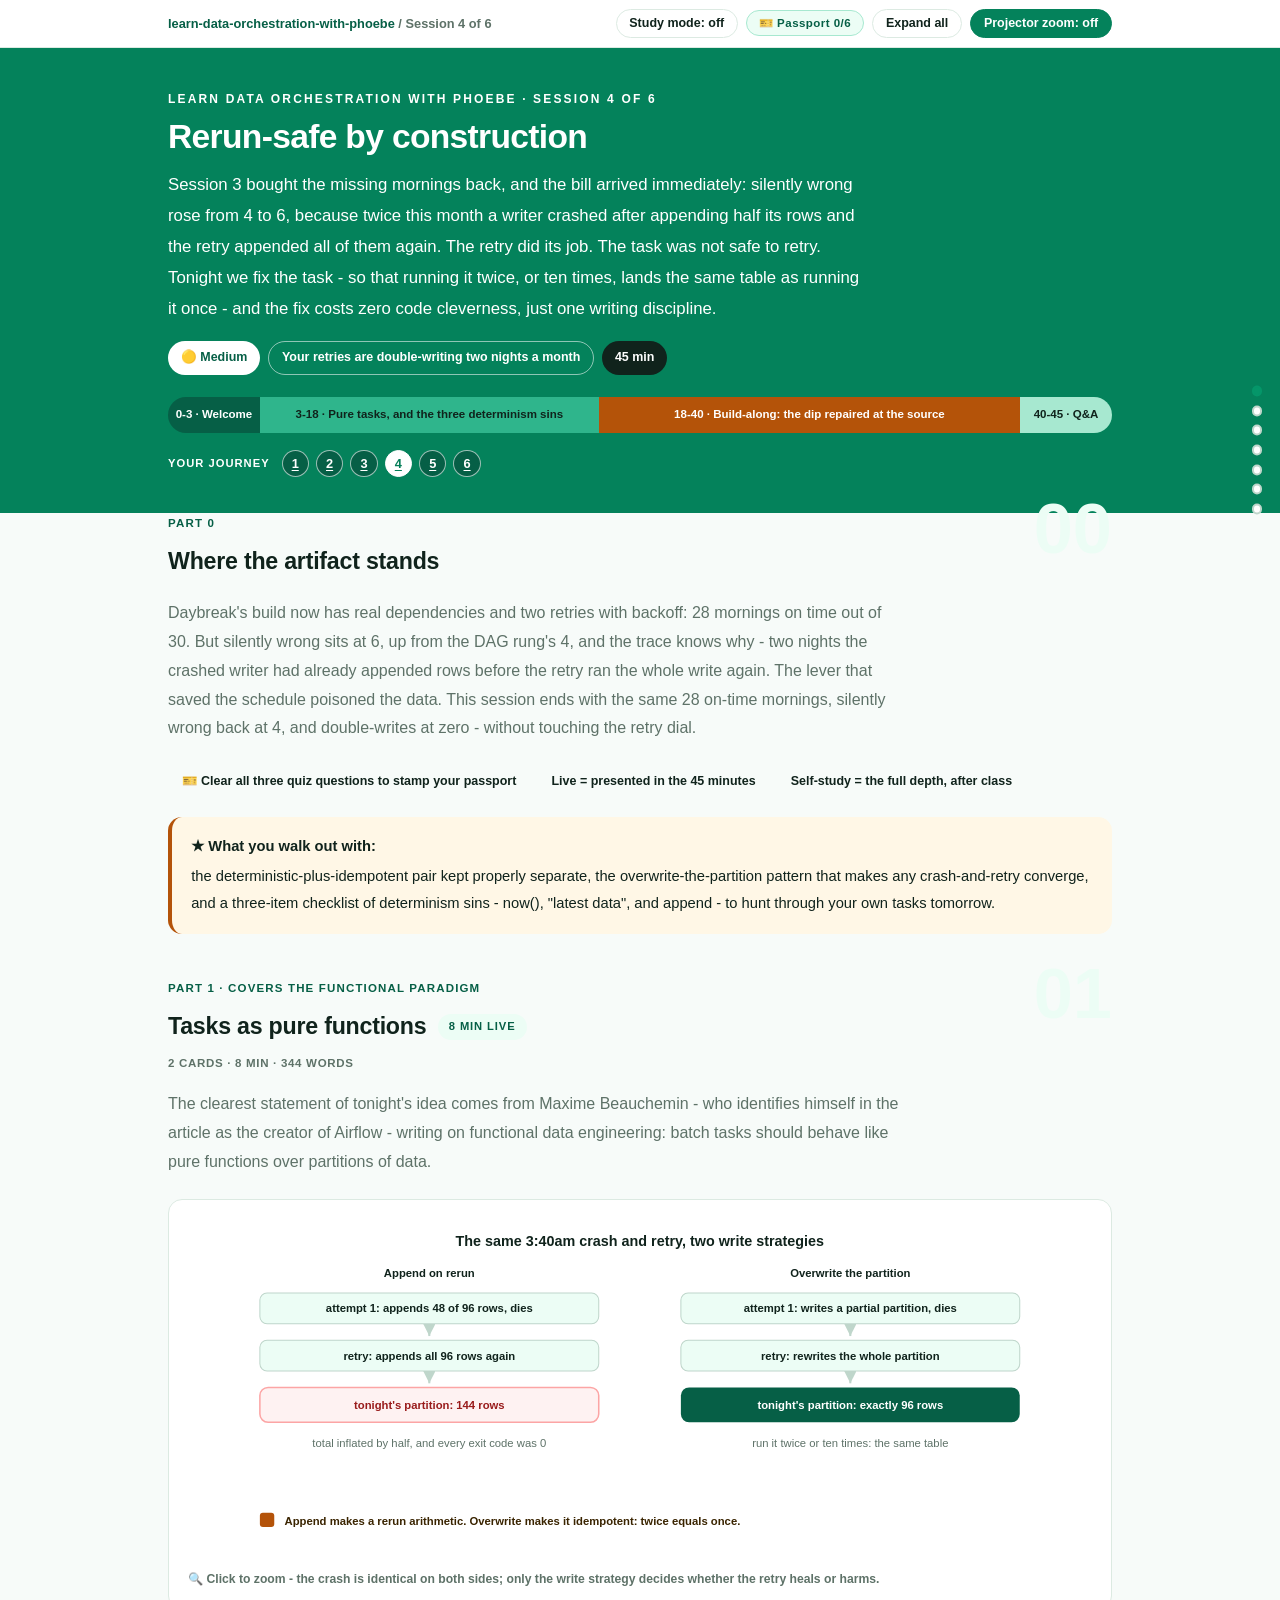
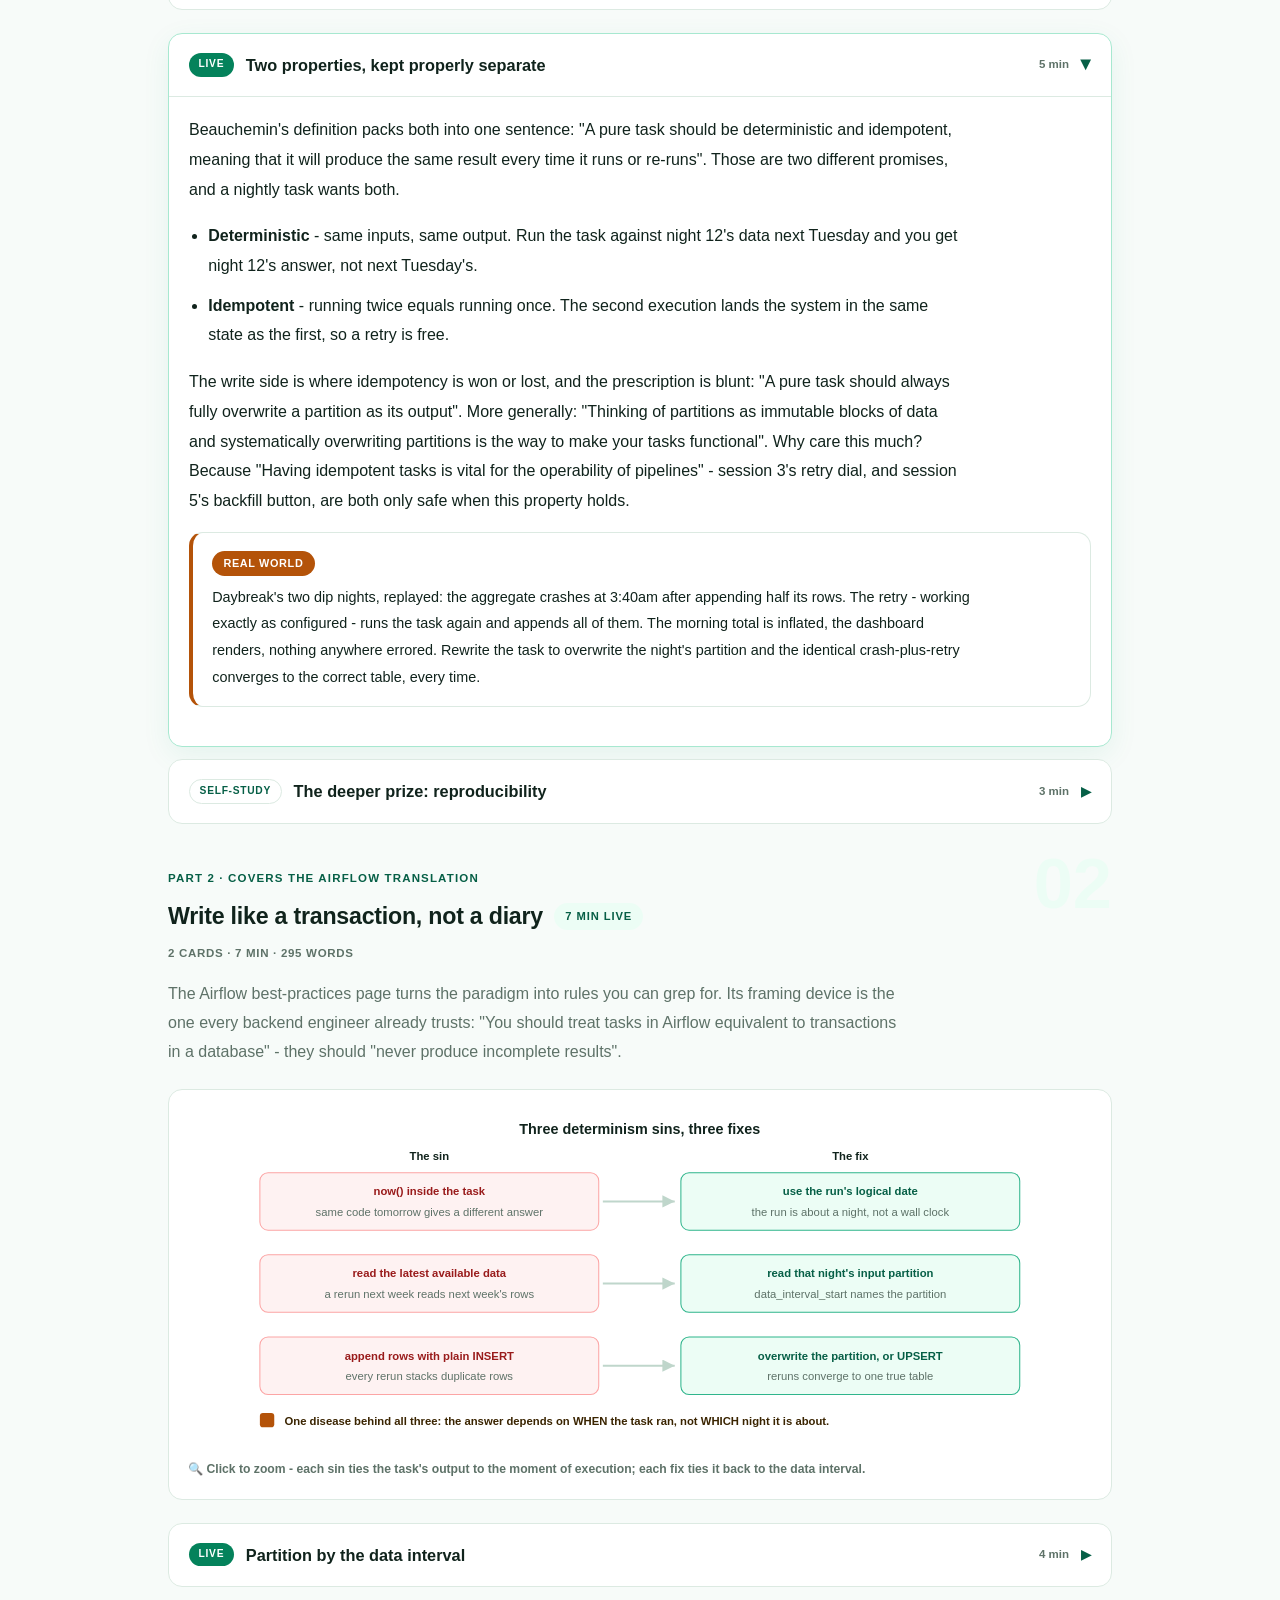
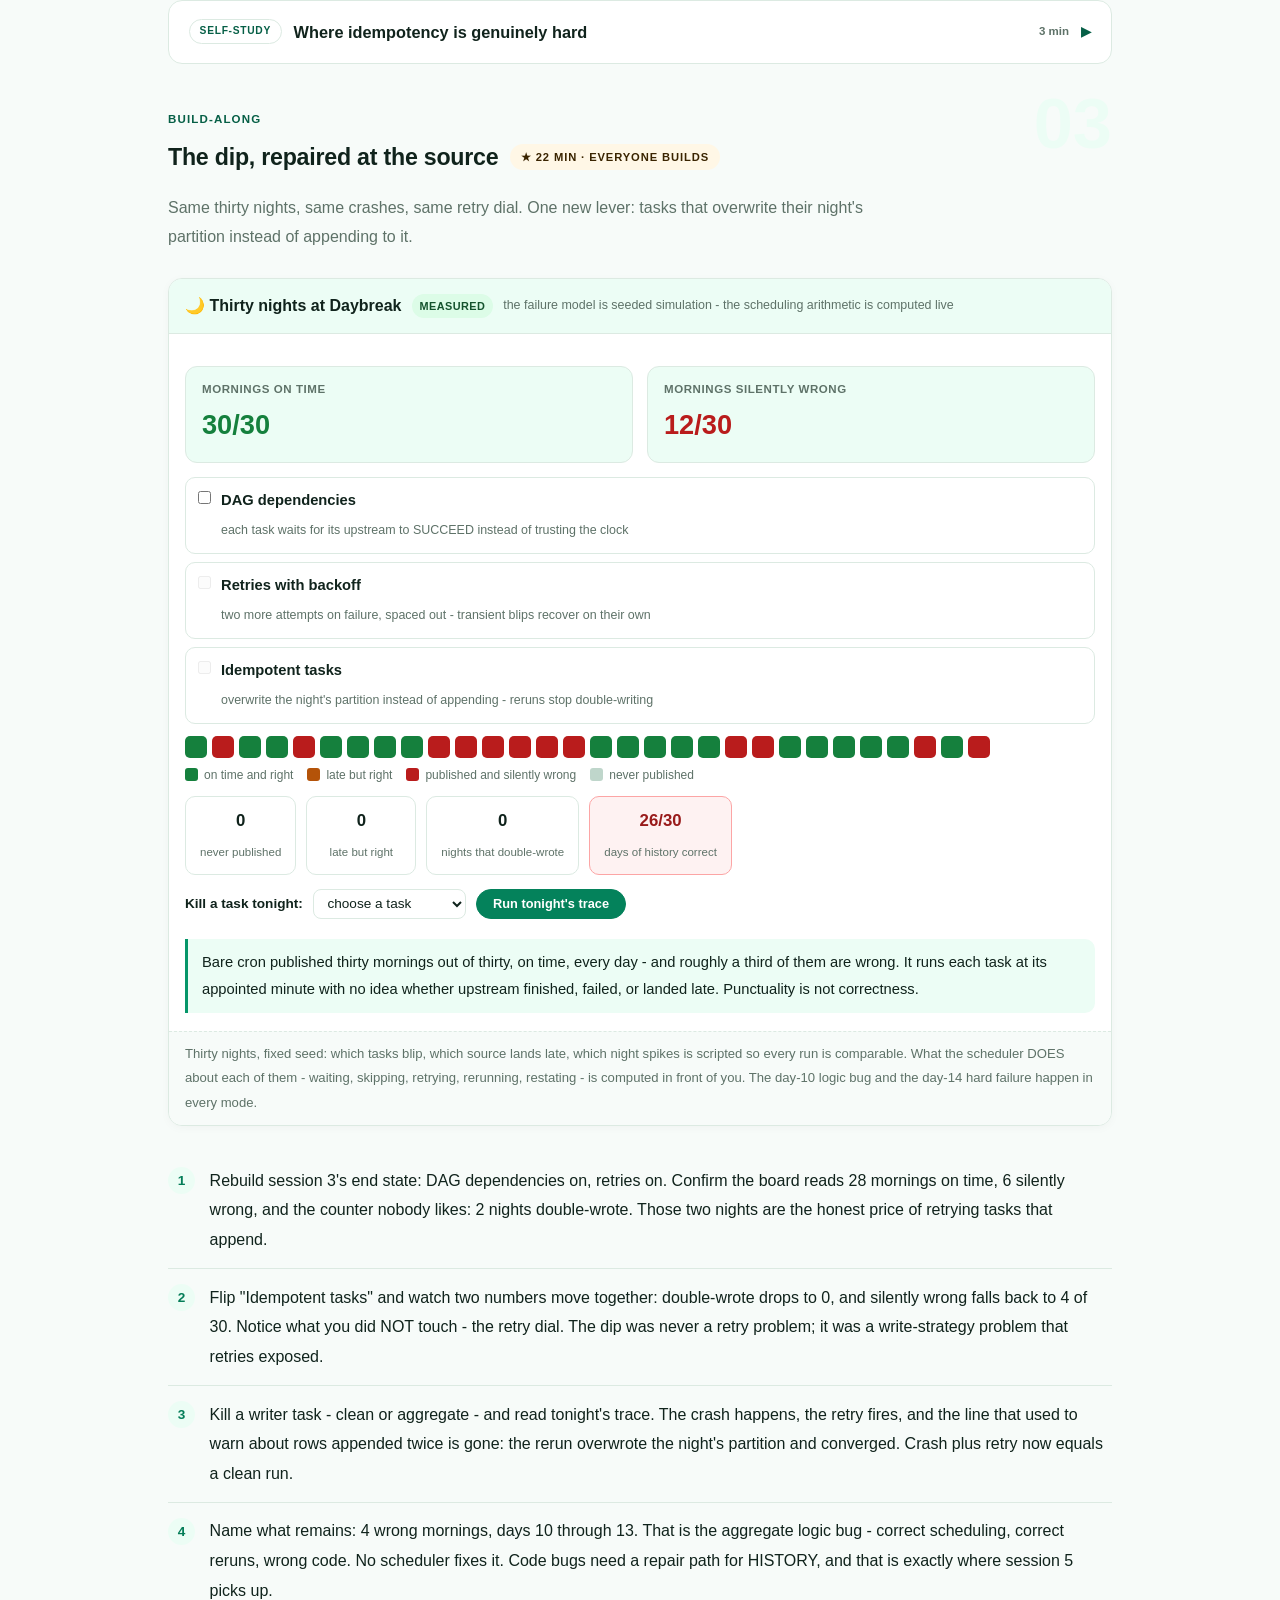
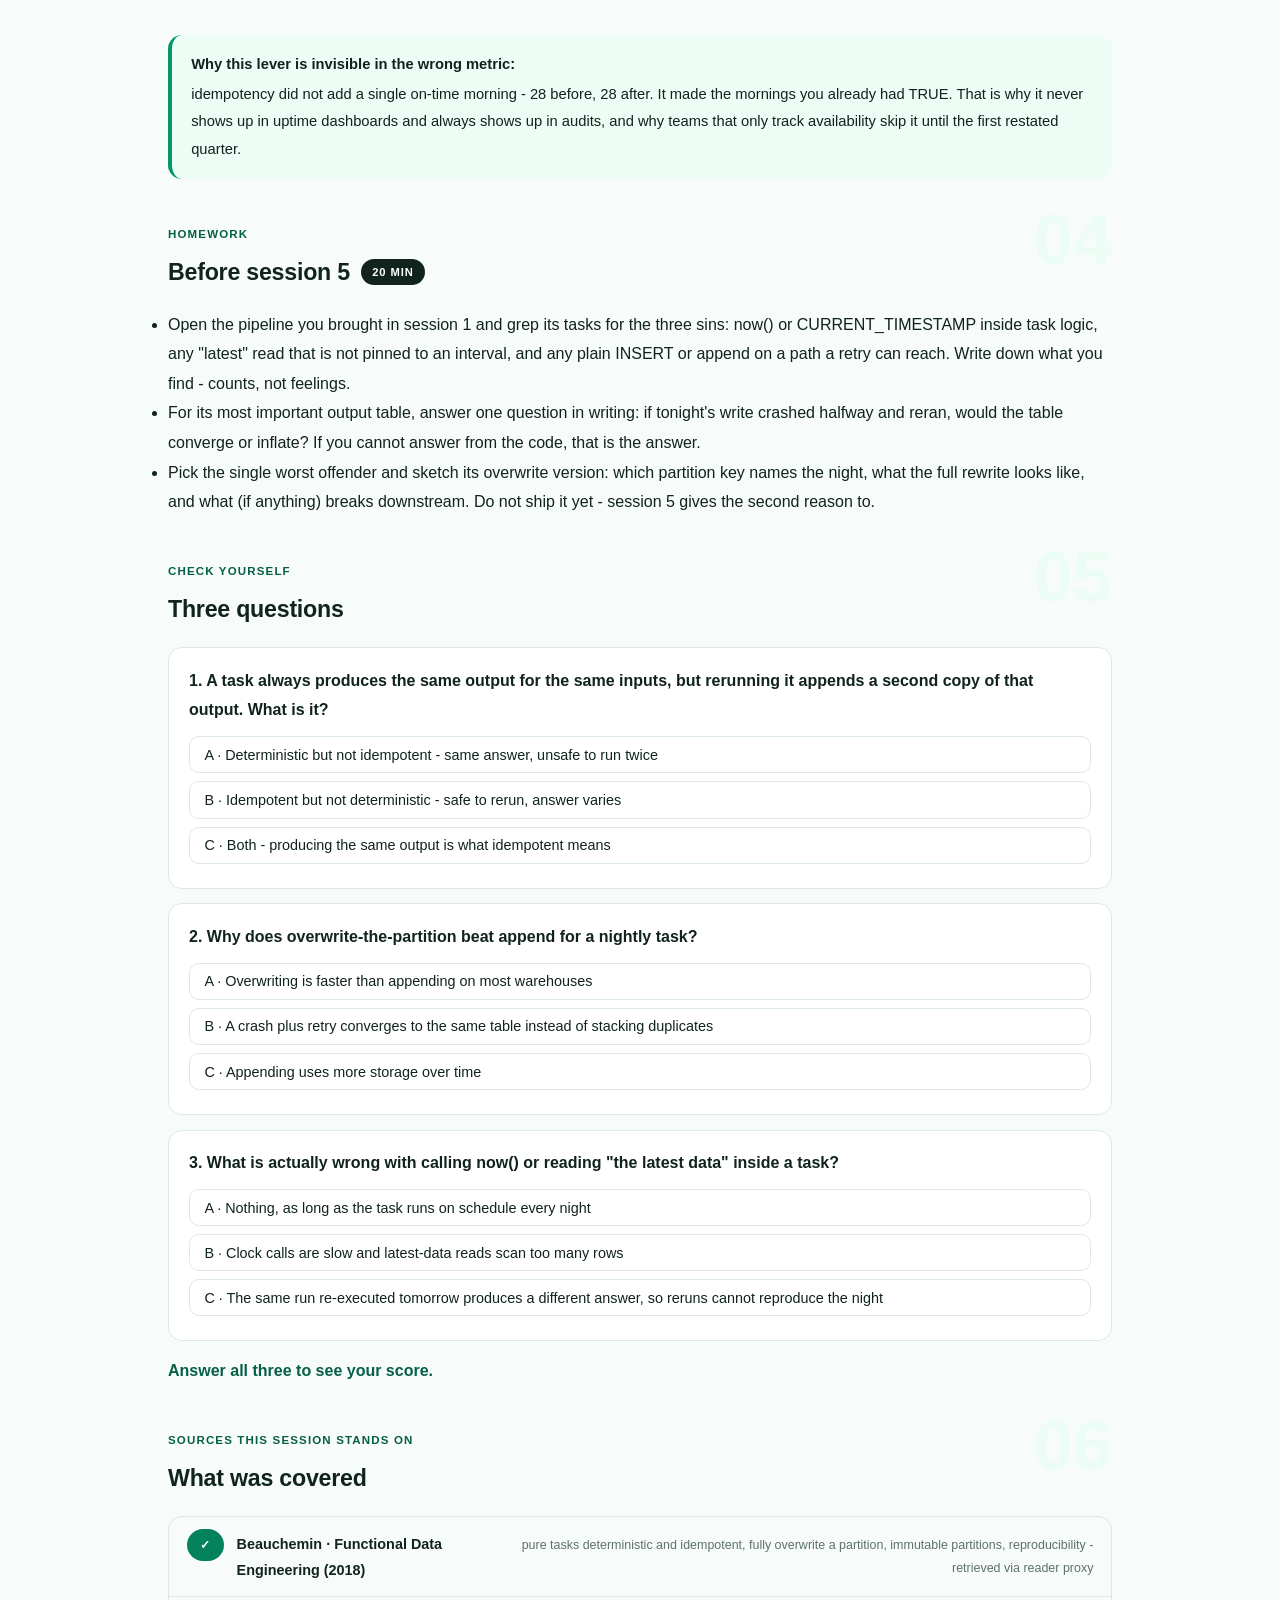
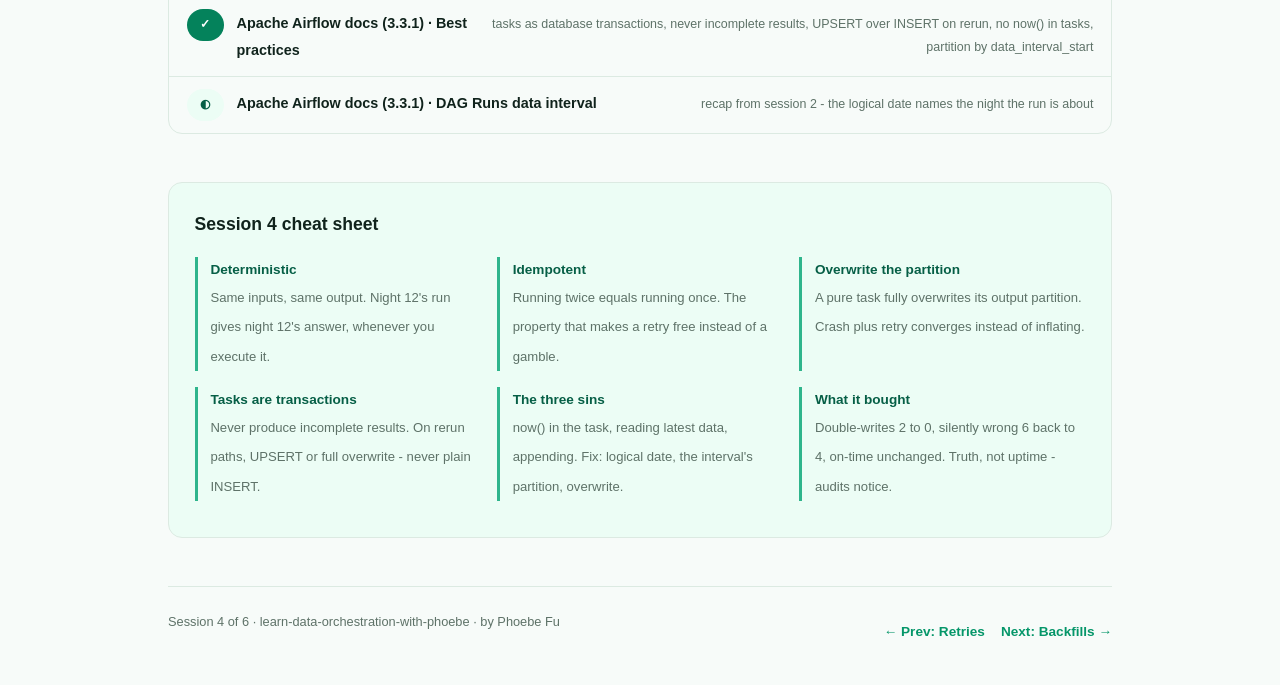
<file: courses/04-idempotency.html>
<!DOCTYPE html>
<html lang="en">
<head>
<meta charset="UTF-8">
<meta name="viewport" content="width=device-width, initial-scale=1.0">
<!-- social:start -->
<meta name="description" content="Session 4 of 6. Retries brought the mornings back and quietly double-wrote two of them. Deterministic plus idempotent tasks, the overwrite-the-partition pattern, and the three determinism sins.">
<meta property="og:type" content="article">
<meta property="og:site_name" content="Learn with Phoebe">
<meta property="og:title" content="Rerun-safe by construction - learn data orchestration with phoebe">
<meta property="og:description" content="Session 4 of 6. Running twice should equal running once. Overwrite the partition, ban now(), and the double-writes go to zero.">
<meta property="og:url" content="https://phoebefu6.github.io/learn-data-orchestration-with-phoebe/courses/04-idempotency.html">
<meta property="og:image" content="https://phoebefu6.github.io/learn-data-orchestration-with-phoebe/assets/og-cover.png">
<meta property="og:image:width" content="1200">
<meta property="og:image:height" content="630">
<meta name="twitter:card" content="summary_large_image">
<meta name="twitter:title" content="Rerun-safe by construction - learn data orchestration with phoebe">
<meta name="twitter:description" content="Session 4 of 6. Running twice should equal running once.">
<meta name="twitter:image" content="https://phoebefu6.github.io/learn-data-orchestration-with-phoebe/assets/og-cover.png">
<!-- social:end -->
<title>Session 4 · Idempotency - learn data orchestration with phoebe</title>
<link rel="stylesheet" href="../assets/style.css?v=29">
</head>
<body>

<div class="toolbar">
  <div class="wrap">
    <span class="crumb"><a href="../index.html">learn-data-orchestration-with-phoebe</a> / Session 4 of 6</span>
    <button class="btn" id="toggle-all" type="button">Expand all</button>
    <button class="btn primary" id="zoom-toggle" type="button">Projector zoom: off</button>
  </div>
</div>

<header class="masthead">
  <div class="wrap">
    <div class="eyebrow">Learn Data Orchestration with Phoebe · Session 4 of 6</div>
    <h1>Rerun-safe <span class="accent">by construction</span></h1>
    <p class="sub">Session 3 bought the missing mornings back, and the bill arrived immediately: silently wrong rose from 4 to 6, because twice this month a writer crashed after appending half its rows and the retry appended all of them again. The retry did its job. The task was not safe to retry. Tonight we fix the task - so that running it twice, or ten times, lands the same table as running it once - and the fix costs zero code cleverness, just one writing discipline.</p>
    <div class="chip-row">
      <span class="chip level">🟡 Medium</span>
      <span class="chip audience">Your retries are double-writing two nights a month</span>
      <span class="chip time">45 min</span>
    </div>
    <div class="agenda">
      <span class="a1" style="flex:1">0-3 · Welcome</span>
      <span class="a2" style="flex:4">3-18 · Pure tasks, and the three determinism sins</span>
      <span class="a3" style="flex:5">18-40 · Build-along: the dip repaired at the source</span>
      <span class="a4" style="flex:1">40-45 · Q&amp;A</span>
    </div>
  </div>
</header>

<main class="wrap">

  <!-- ============ INTRO ============ -->
  <section class="section" id="intro">
    <div class="section-kicker">
      <span class="klabel">Part 0</span>
      <h2>Where the artifact stands</h2>
    </div>
    <p class="lede">Daybreak's build now has real dependencies and two retries with backoff: 28 mornings on time out of 30. But silently wrong sits at 6, up from the DAG rung's 4, and the trace knows why - two nights the crashed writer had already appended rows before the retry ran the whole write again. The lever that saved the schedule poisoned the data. This session ends with the same 28 on-time mornings, silently wrong back at 4, and double-writes at zero - without touching the retry dial.</p>

    <div class="legend">
      <span class="pill">🎫 Clear all three quiz questions to stamp your passport</span>
      <span class="pill">Live = presented in the 45 minutes</span>
      <span class="pill">Self-study = the full depth, after class</span>
    </div>

    <div class="callout win">
      <p><strong>★ What you walk out with:</strong> the deterministic-plus-idempotent pair kept properly separate, the overwrite-the-partition pattern that makes any crash-and-retry converge, and a three-item checklist of determinism sins - now(), "latest data", and append - to hunt through your own tasks tomorrow.</p>
    </div>
  </section>

  <!-- ============ PART 1 ============ -->
  <section class="section" id="part-1">
    <div class="section-kicker">
      <span class="klabel">Part 1 · covers the functional paradigm</span>
      <h2>Tasks as pure functions <span class="tag concept">8 min live</span></h2>
    </div>
    <p class="lede">The clearest statement of tonight's idea comes from Maxime Beauchemin - who identifies himself in the article as the creator of Airflow - writing on functional data engineering: batch tasks should behave like pure functions over partitions of data.</p>

    <figure class="zoomable">
      <svg viewBox="0 0 880 330" role="img" aria-label="A crashed writer retried: append duplicates rows, overwrite converges to the same partition">
        <style>
          .ovT { font: 700 14px Inter, sans-serif; fill: #10231C; }
          .ovW { font: 600 11px Inter, sans-serif; fill: #fff; }
          .ovL { font: 600 11px Inter, sans-serif; fill: #10231C; }
          .ovM { font: 400 11px Inter, sans-serif; fill: #5E7268; }
          .ovN { font: 600 11px Inter, sans-serif; fill: #3A2400; }
          .ovR { font: 700 11px Inter, sans-serif; fill: #991B1B; }
        </style>
        <text x="440" y="26" class="ovT" text-anchor="middle">The same 3:40am crash and retry, two write strategies</text>
        <text x="235" y="56" class="ovL" text-anchor="middle">Append on rerun</text>
        <text x="645" y="56" class="ovL" text-anchor="middle">Overwrite the partition</text>
        <rect x="70" y="72" width="330" height="30" rx="7" fill="#ECFDF5" stroke="#BFD6CB"/>
        <text x="235" y="91" class="ovL" text-anchor="middle">attempt 1: appends 48 of 96 rows, dies</text>
        <line x1="235" y1="104" x2="235" y2="114" stroke="#BFD6CB" stroke-width="2" marker-end="url(#ovArr)"/>
        <rect x="70" y="118" width="330" height="30" rx="7" fill="#ECFDF5" stroke="#BFD6CB"/>
        <text x="235" y="137" class="ovL" text-anchor="middle">retry: appends all 96 rows again</text>
        <line x1="235" y1="150" x2="235" y2="160" stroke="#BFD6CB" stroke-width="2" marker-end="url(#ovArr)"/>
        <rect x="70" y="164" width="330" height="34" rx="8" fill="#FEF2F2" stroke="#FCA5A5" stroke-width="1.5"/>
        <text x="235" y="185" class="ovR" text-anchor="middle">tonight's partition: 144 rows</text>
        <text x="235" y="222" class="ovM" text-anchor="middle">total inflated by half, and every exit code was 0</text>
        <rect x="480" y="72" width="330" height="30" rx="7" fill="#ECFDF5" stroke="#BFD6CB"/>
        <text x="645" y="91" class="ovL" text-anchor="middle">attempt 1: writes a partial partition, dies</text>
        <line x1="645" y1="104" x2="645" y2="114" stroke="#BFD6CB" stroke-width="2" marker-end="url(#ovArr)"/>
        <rect x="480" y="118" width="330" height="30" rx="7" fill="#ECFDF5" stroke="#BFD6CB"/>
        <text x="645" y="137" class="ovL" text-anchor="middle">retry: rewrites the whole partition</text>
        <line x1="645" y1="150" x2="645" y2="160" stroke="#BFD6CB" stroke-width="2" marker-end="url(#ovArr)"/>
        <rect x="480" y="164" width="330" height="34" rx="8" fill="#065F46"/>
        <text x="645" y="185" class="ovW" text-anchor="middle">tonight's partition: exactly 96 rows</text>
        <text x="645" y="222" class="ovM" text-anchor="middle">run it twice or ten times: the same table</text>
        <defs><marker id="ovArr" markerWidth="8" markerHeight="8" refX="6" refY="3" orient="auto"><path d="M0,0 L6,3 L0,6 z" fill="#BFD6CB"/></marker></defs>
        <rect x="70" y="286" width="14" height="14" fill="#B45309" rx="3"/>
        <text x="94" y="298" class="ovN">Append makes a rerun arithmetic. Overwrite makes it idempotent: twice equals once.</text>
      </svg>
      <figcaption>🔍 Click to zoom - the crash is identical on both sides; only the write strategy decides whether the retry heals or harms.</figcaption>
    </figure>

    <details class="card" open>
      <summary><span class="mode live">Live</span> Two properties, kept properly separate <span class="mini">5 min</span> <span class="caret">▶</span></summary>
      <div class="body">
        <p>Beauchemin's definition packs both into one sentence: "A pure task should be deterministic and idempotent, meaning that it will produce the same result every time it runs or re-runs". Those are two different promises, and a nightly task wants both.</p>
        <ul>
          <li><strong>Deterministic</strong> - same inputs, same output. Run the task against night 12's data next Tuesday and you get night 12's answer, not next Tuesday's.</li>
          <li><strong>Idempotent</strong> - running twice equals running once. The second execution lands the system in the same state as the first, so a retry is free.</li>
        </ul>
        <p>The write side is where idempotency is won or lost, and the prescription is blunt: "A pure task should always fully overwrite a partition as its output". More generally: "Thinking of partitions as immutable blocks of data and systematically overwriting partitions is the way to make your tasks functional". Why care this much? Because "Having idempotent tasks is vital for the operability of pipelines" - session 3's retry dial, and session 5's backfill button, are both only safe when this property holds.</p>
        <div class="callout example"><span class="ex-pill">Real world</span>
          <p>Daybreak's two dip nights, replayed: the aggregate crashes at 3:40am after appending half its rows. The retry - working exactly as configured - runs the task again and appends all of them. The morning total is inflated, the dashboard renders, nothing anywhere errored. Rewrite the task to overwrite the night's partition and the identical crash-plus-retry converges to the correct table, every time.</p>
        </div>
      </div>
    </details>

    <details class="card">
      <summary><span class="mode self">Self-study</span> The deeper prize: reproducibility <span class="mini">3 min</span> <span class="caret">▶</span></summary>
      <div class="body">
        <p>Rerun-safety is the operational win, but Beauchemin's argument goes one floor further down: "immutable data along with versioned logic are key to reproducibility". If partitions are immutable blocks and each one records which version of the logic wrote it, then any historical number can be regenerated and checked - the pipeline becomes auditable, not just restartable.</p>
        <p>That matters beyond incidents. When finance asks why March 12 revenue changed between two pulls of the same report, an append-style pipeline can only shrug. A partition-overwriting one can answer: this partition, that logic version, rewritten on this date, for this reason. The same discipline that makes retries safe makes the numbers defensible.</p>
      </div>
    </details>
  </section>

  <!-- ============ PART 2 ============ -->
  <section class="section" id="part-2">
    <div class="section-kicker">
      <span class="klabel">Part 2 · covers the Airflow translation</span>
      <h2>Write like a transaction, not a diary <span class="tag concept">7 min live</span></h2>
    </div>
    <p class="lede">The Airflow best-practices page turns the paradigm into rules you can grep for. Its framing device is the one every backend engineer already trusts: "You should treat tasks in Airflow equivalent to transactions in a database" - they should "never produce incomplete results".</p>

    <figure class="zoomable">
      <svg viewBox="0 0 880 330" role="img" aria-label="Three determinism sins - now(), reading latest data, appending - each paired with its fix">
        <style>
          .snT { font: 700 14px Inter, sans-serif; fill: #10231C; }
          .snG { font: 600 11px Inter, sans-serif; fill: #065F46; }
          .snL { font: 600 11px Inter, sans-serif; fill: #10231C; }
          .snM { font: 400 11px Inter, sans-serif; fill: #5E7268; }
          .snN { font: 600 11px Inter, sans-serif; fill: #3A2400; }
          .snR { font: 700 11px Inter, sans-serif; fill: #991B1B; }
        </style>
        <text x="440" y="24" class="snT" text-anchor="middle">Three determinism sins, three fixes</text>
        <text x="235" y="50" class="snL" text-anchor="middle">The sin</text>
        <text x="645" y="50" class="snL" text-anchor="middle">The fix</text>
        <rect x="70" y="62" width="330" height="56" rx="8" fill="#FEF2F2" stroke="#FCA5A5"/>
        <text x="235" y="84" class="snR" text-anchor="middle">now() inside the task</text>
        <text x="235" y="104" class="snM" text-anchor="middle">same code tomorrow gives a different answer</text>
        <rect x="480" y="62" width="330" height="56" rx="8" fill="#ECFDF5" stroke="#2FB58C"/>
        <text x="645" y="84" class="snG" text-anchor="middle">use the run's logical date</text>
        <text x="645" y="104" class="snM" text-anchor="middle">the run is about a night, not a wall clock</text>
        <line x1="404" y1="90" x2="474" y2="90" stroke="#BFD6CB" stroke-width="2" marker-end="url(#snArr)"/>
        <rect x="70" y="142" width="330" height="56" rx="8" fill="#FEF2F2" stroke="#FCA5A5"/>
        <text x="235" y="164" class="snR" text-anchor="middle">read the latest available data</text>
        <text x="235" y="184" class="snM" text-anchor="middle">a rerun next week reads next week's rows</text>
        <rect x="480" y="142" width="330" height="56" rx="8" fill="#ECFDF5" stroke="#2FB58C"/>
        <text x="645" y="164" class="snG" text-anchor="middle">read that night's input partition</text>
        <text x="645" y="184" class="snM" text-anchor="middle">data_interval_start names the partition</text>
        <line x1="404" y1="170" x2="474" y2="170" stroke="#BFD6CB" stroke-width="2" marker-end="url(#snArr)"/>
        <rect x="70" y="222" width="330" height="56" rx="8" fill="#FEF2F2" stroke="#FCA5A5"/>
        <text x="235" y="244" class="snR" text-anchor="middle">append rows with plain INSERT</text>
        <text x="235" y="264" class="snM" text-anchor="middle">every rerun stacks duplicate rows</text>
        <rect x="480" y="222" width="330" height="56" rx="8" fill="#ECFDF5" stroke="#2FB58C"/>
        <text x="645" y="244" class="snG" text-anchor="middle">overwrite the partition, or UPSERT</text>
        <text x="645" y="264" class="snM" text-anchor="middle">reruns converge to one true table</text>
        <line x1="404" y1="250" x2="474" y2="250" stroke="#BFD6CB" stroke-width="2" marker-end="url(#snArr)"/>
        <defs><marker id="snArr" markerWidth="8" markerHeight="8" refX="6" refY="3" orient="auto"><path d="M0,0 L6,3 L0,6 z" fill="#BFD6CB"/></marker></defs>
        <rect x="70" y="296" width="14" height="14" fill="#B45309" rx="3"/>
        <text x="94" y="308" class="snN">One disease behind all three: the answer depends on WHEN the task ran, not WHICH night it is about.</text>
      </svg>
      <figcaption>🔍 Click to zoom - each sin ties the task's output to the moment of execution; each fix ties it back to the data interval.</figcaption>
    </figure>

    <details class="card">
      <summary><span class="mode live">Live</span> Partition by the data interval <span class="mini">4 min</span> <span class="caret">▶</span></summary>
      <div class="body">
        <p>Session 2 established that a run is ABOUT a night - the logical date names the data interval, not the moment of execution. Idempotency is where that idea starts paying rent. The best-practices page spells out each rule: on writes, "Do not use INSERT during a task re-run, an INSERT statement might lead to duplicate rows in your database. Replace it with UPSERT". On time, now() "should never be used inside a task". On reads, "Never read the latest available data in a task" - instead, "Read and write in a specific partition. You can use data_interval_start as a partition."</p>
        <p>Put together, Daybreak's aggregate becomes a pure function of one night: read the night's cleaned partition, compute, overwrite the night's aggregate partition. Same code, any night, any number of times. The retry stops being a gamble, and - quietly, for next session - so does rerunning a night from three weeks ago.</p>
      </div>
    </details>

    <details class="card">
      <summary><span class="mode self">Self-study</span> Where idempotency is genuinely hard <span class="mini">3 min</span> <span class="caret">▶</span></summary>
      <div class="body">
        <p>Overwriting a partition works because the warehouse is yours to rewrite. Some task effects leave the building: sending an email, charging a card, calling a third-party API that creates something on the other side. Run those twice and the customer is emailed twice - no partition to overwrite. The working pattern is to make the WRITE idempotent even when the ACTION cannot be: record every intended side effect with a dedupe key (say, night plus customer plus message type) in a table you do own, and only perform the action for keys not already marked done. A retry then re-reads the ledger, skips what happened, and finishes what did not. It narrows the double-fire window rather than abolishing it - the honest claim is "at most once per key, verified against our ledger", and for a nightly batch that is usually exactly enough.</p>
      </div>
    </details>
  </section>

  <!-- ============ DEMO ============ -->
  <section class="section" id="demo">
    <div class="section-kicker">
      <span class="klabel">Build-along</span>
      <h2>The dip, repaired at the source <span class="tag demo">★ 22 min · everyone builds</span></h2>
    </div>
    <p class="lede">Same thirty nights, same crashes, same retry dial. One new lever: tasks that overwrite their night's partition instead of appending to it.</p>

    <div class="orchsim" data-stage="4"></div>

    <div class="steps">
      <div class="step"><p>Rebuild session 3's end state: DAG dependencies on, retries on. Confirm the board reads 28 mornings on time, 6 silently wrong, and the counter nobody likes: 2 nights double-wrote. Those two nights are the honest price of retrying tasks that append.</p></div>
      <div class="step"><p>Flip "Idempotent tasks" and watch two numbers move together: double-wrote drops to 0, and silently wrong falls back to 4 of 30. Notice what you did NOT touch - the retry dial. The dip was never a retry problem; it was a write-strategy problem that retries exposed.</p></div>
      <div class="step"><p>Kill a writer task - clean or aggregate - and read tonight's trace. The crash happens, the retry fires, and the line that used to warn about rows appended twice is gone: the rerun overwrote the night's partition and converged. Crash plus retry now equals a clean run.</p></div>
      <div class="step"><p>Name what remains: 4 wrong mornings, days 10 through 13. That is the aggregate logic bug - correct scheduling, correct reruns, wrong code. No scheduler fixes it. Code bugs need a repair path for HISTORY, and that is exactly where session 5 picks up.</p></div>
    </div>

    <div class="callout tip">
      <p><strong>Why this lever is invisible in the wrong metric:</strong> idempotency did not add a single on-time morning - 28 before, 28 after. It made the mornings you already had TRUE. That is why it never shows up in uptime dashboards and always shows up in audits, and why teams that only track availability skip it until the first restated quarter.</p>
    </div>
  </section>

  <!-- ============ EXERCISE ============ -->
  <section class="section" id="exercise">
    <div class="section-kicker">
      <span class="klabel">Homework</span>
      <h2>Before session 5 <span class="tag exercise">20 min</span></h2>
    </div>
    <ul>
      <li>Open the pipeline you brought in session 1 and grep its tasks for the three sins: now() or CURRENT_TIMESTAMP inside task logic, any "latest" read that is not pinned to an interval, and any plain INSERT or append on a path a retry can reach. Write down what you find - counts, not feelings.</li>
      <li>For its most important output table, answer one question in writing: if tonight's write crashed halfway and reran, would the table converge or inflate? If you cannot answer from the code, that is the answer.</li>
      <li>Pick the single worst offender and sketch its overwrite version: which partition key names the night, what the full rewrite looks like, and what (if anything) breaks downstream. Do not ship it yet - session 5 gives the second reason to.</li>
    </ul>
  </section>

  <!-- ============ QUIZ ============ -->
  <section class="section" id="quiz">
    <div class="section-kicker">
      <span class="klabel">Check yourself</span>
      <h2>Three questions</h2>
    </div>
    <div class="quiz-q" data-answer="0">
      <p class="qtext">1. A task always produces the same output for the same inputs, but rerunning it appends a second copy of that output. What is it?</p>
      <button class="qopt">A · Deterministic but not idempotent - same answer, unsafe to run twice</button>
      <button class="qopt">B · Idempotent but not deterministic - safe to rerun, answer varies</button>
      <button class="qopt">C · Both - producing the same output is what idempotent means</button>
      <p class="qwhy">The two properties are separate promises. Deterministic is about the VALUE (same inputs, same output); idempotent is about the STATE (running twice equals running once). Daybreak's aggregate was perfectly deterministic on both dip nights - and the retry still doubled the rows.</p>
    </div>
    <div class="quiz-q" data-answer="1">
      <p class="qtext">2. Why does overwrite-the-partition beat append for a nightly task?</p>
      <button class="qopt">A · Overwriting is faster than appending on most warehouses</button>
      <button class="qopt">B · A crash plus retry converges to the same table instead of stacking duplicates</button>
      <button class="qopt">C · Appending uses more storage over time</button>
      <p class="qwhy">Performance and storage are side issues. The point is convergence: a full overwrite makes every rerun land the identical partition, so the second, third or tenth execution is harmless. Beauchemin's rule - a pure task should always fully overwrite a partition as its output - is a rerun-safety guarantee.</p>
    </div>
    <div class="quiz-q" data-answer="2">
      <p class="qtext">3. What is actually wrong with calling now() or reading "the latest data" inside a task?</p>
      <button class="qopt">A · Nothing, as long as the task runs on schedule every night</button>
      <button class="qopt">B · Clock calls are slow and latest-data reads scan too many rows</button>
      <button class="qopt">C · The same run re-executed tomorrow produces a different answer, so reruns cannot reproduce the night</button>
      <p class="qwhy">Both sins tie the output to the moment of execution instead of the data interval. The Airflow guidance is to read and write a specific partition, using data_interval_start as the key - then night 12's run gives night 12's answer whether you execute it tonight or replay it in three weeks.</p>
    </div>
    <p class="quiz-score">Answer all three to see your score.</p>
  </section>

  <!-- ============ COVERED ============ -->
  <section class="section" id="official">
    <div class="section-kicker">
      <span class="klabel">Sources this session stands on</span>
      <h2>What was covered</h2>
    </div>
    <div class="covered">
      <div class="covered-row"><span class="status pill solid">✓</span><span class="name">Beauchemin · Functional Data Engineering (2018)</span><span class="note">pure tasks deterministic and idempotent, fully overwrite a partition, immutable partitions, reproducibility - retrieved via reader proxy</span></div>
      <div class="covered-row"><span class="status pill solid">✓</span><span class="name">Apache Airflow docs (3.3.1) · Best practices</span><span class="note">tasks as database transactions, never incomplete results, UPSERT over INSERT on rerun, no now() in tasks, partition by data_interval_start</span></div>
      <div class="covered-row"><span class="status pill light">◐</span><span class="name">Apache Airflow docs (3.3.1) · DAG Runs data interval</span><span class="note">recap from session 2 - the logical date names the night the run is about</span></div>
    </div>
  </section>

  <!-- ============ CHEAT SHEET ============ -->
  <section class="cheat" id="cheatsheet">
    <h3>Session 4 cheat sheet</h3>
    <div class="grid-2">
      <div class="cheat-item"><b>Deterministic</b><span>Same inputs, same output. Night 12's run gives night 12's answer, whenever you execute it.</span></div>
      <div class="cheat-item"><b>Idempotent</b><span>Running twice equals running once. The property that makes a retry free instead of a gamble.</span></div>
      <div class="cheat-item"><b>Overwrite the partition</b><span>A pure task fully overwrites its output partition. Crash plus retry converges instead of inflating.</span></div>
      <div class="cheat-item"><b>Tasks are transactions</b><span>Never produce incomplete results. On rerun paths, UPSERT or full overwrite - never plain INSERT.</span></div>
      <div class="cheat-item"><b>The three sins</b><span>now() in the task, reading latest data, appending. Fix: logical date, the interval's partition, overwrite.</span></div>
      <div class="cheat-item"><b>What it bought</b><span>Double-writes 2 to 0, silently wrong 6 back to 4, on-time unchanged. Truth, not uptime - audits notice.</span></div>
    </div>
  </section>

  <footer class="pagefoot">
    <p>Session 4 of 6 · learn-data-orchestration-with-phoebe · by Phoebe Fu</p>
    <nav class="pagenav">
      <a href="03-retries.html">← Prev: Retries</a>
      <a href="05-backfills.html">Next: Backfills →</a>
    </nav>
  </footer>

</main>

<script src="../assets/app.js?v=27"></script>
<script src="../assets/orchestra-live.js?v=1"></script>
</body>
</html>
</file>
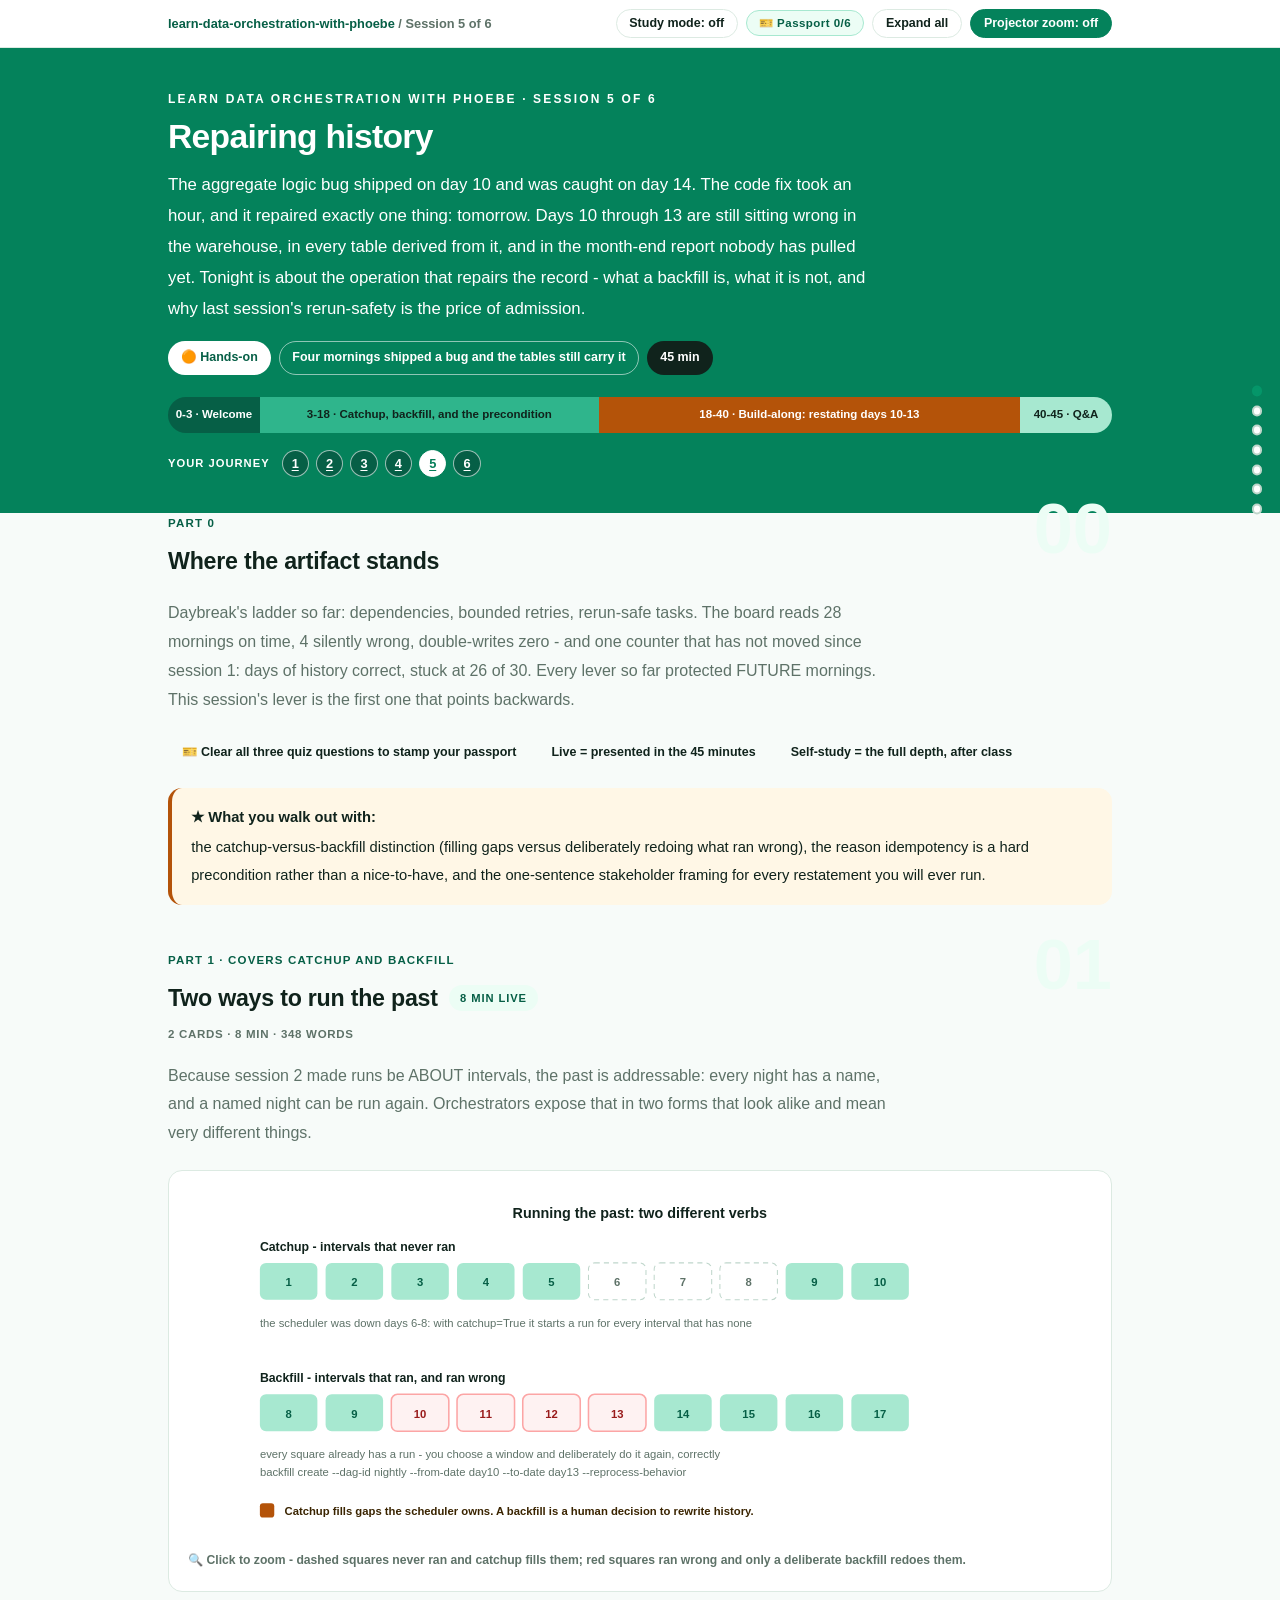
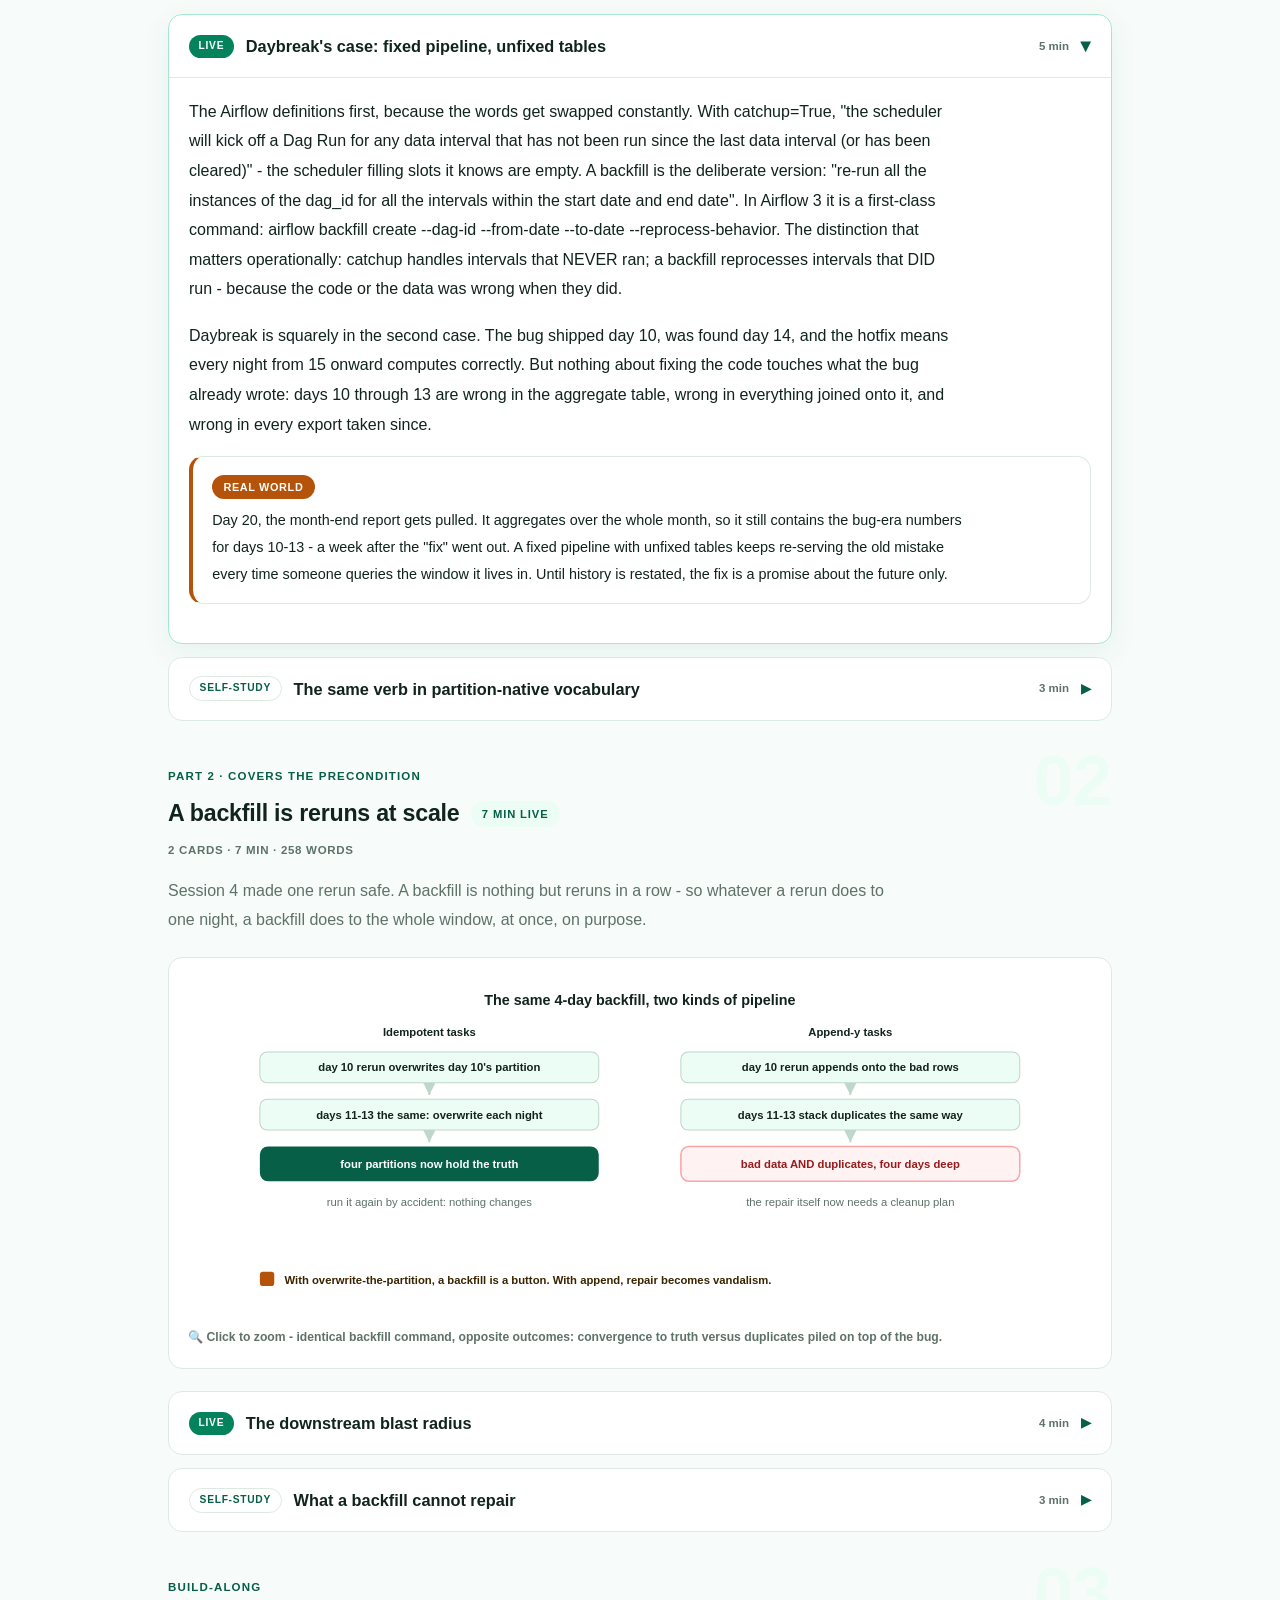
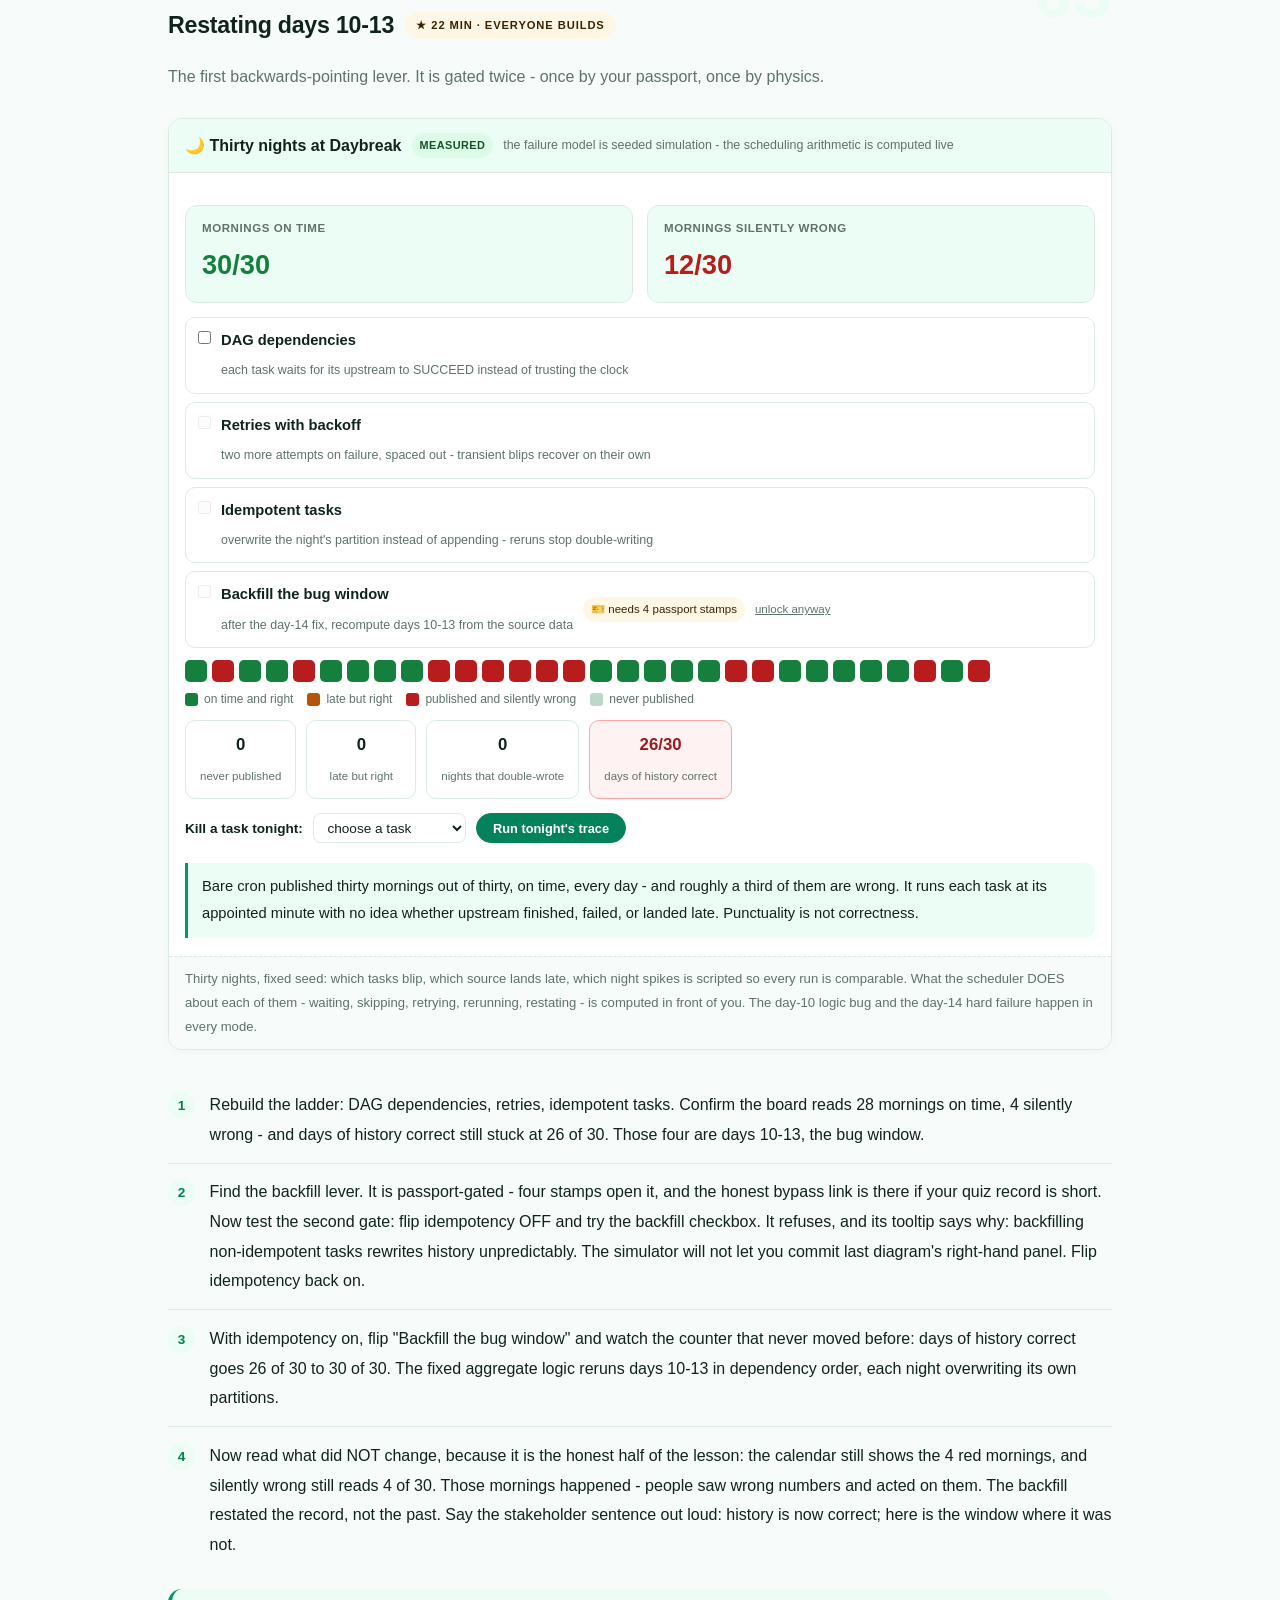
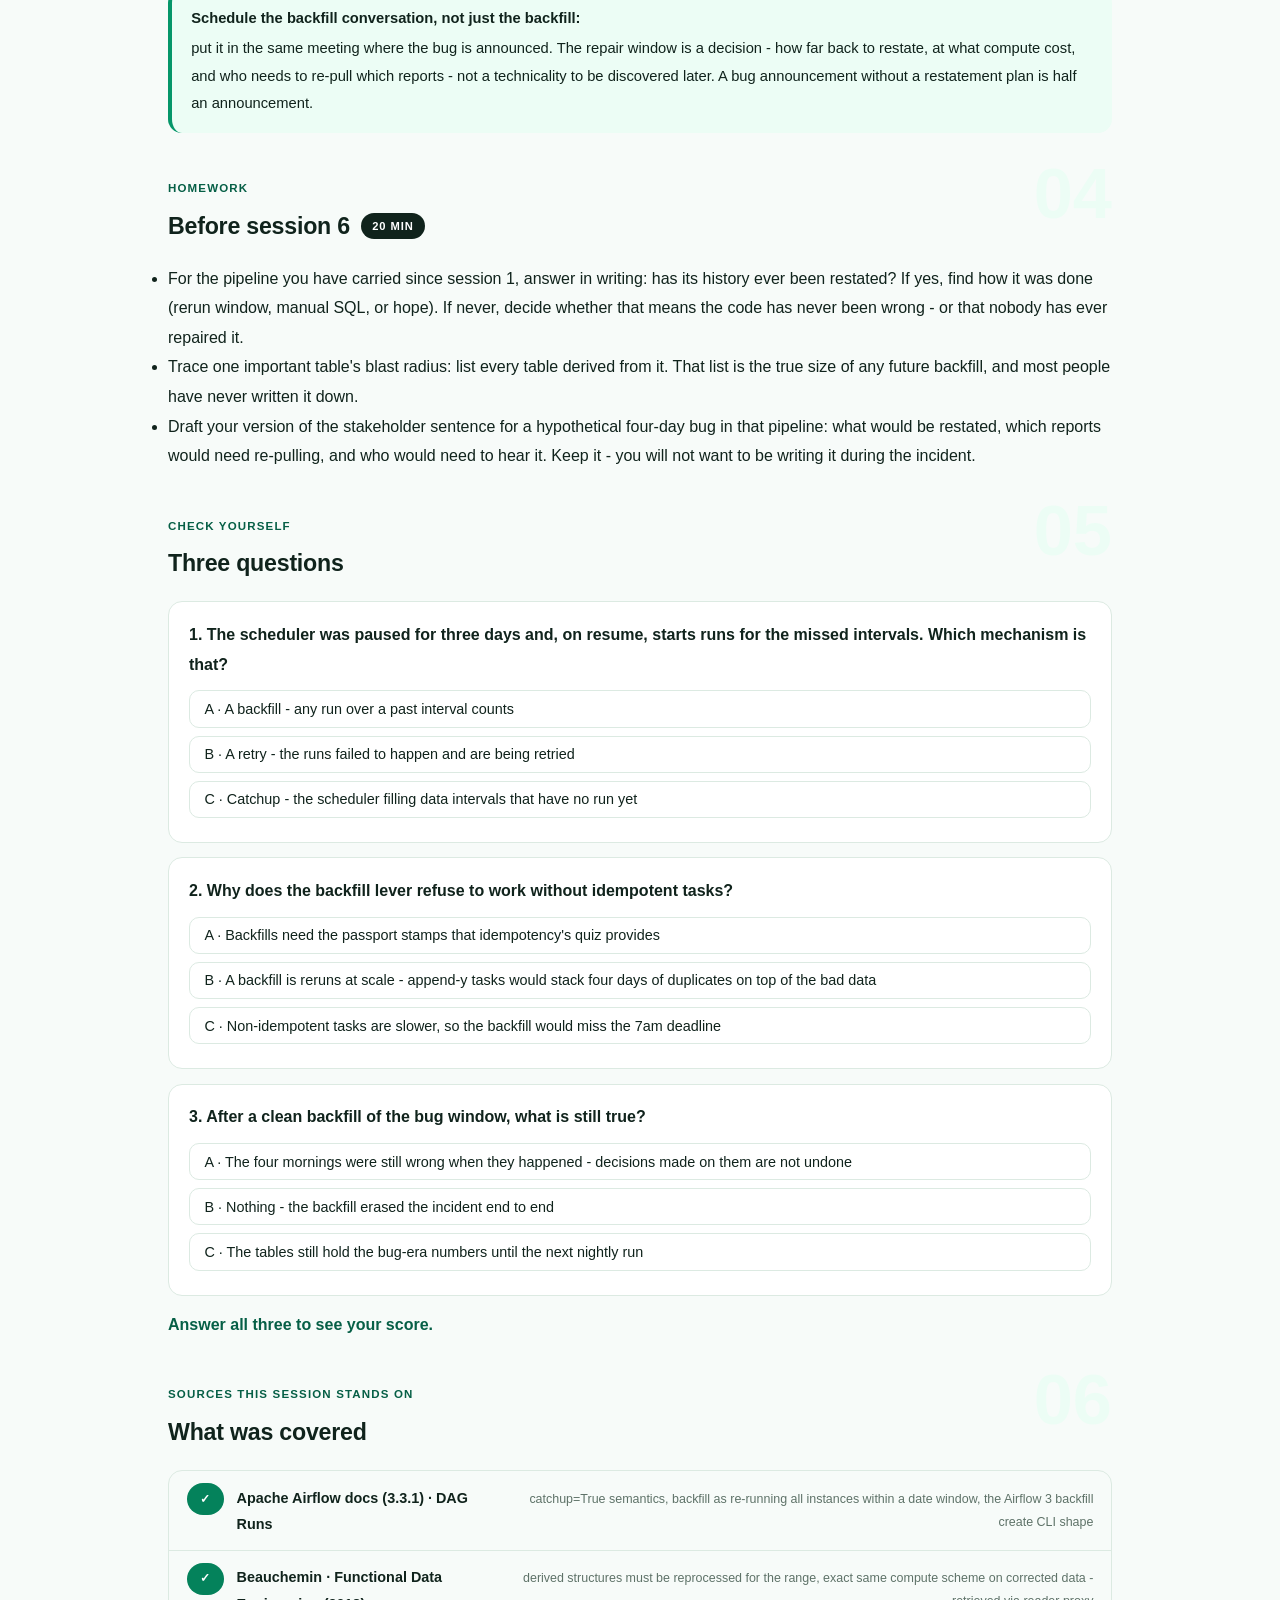
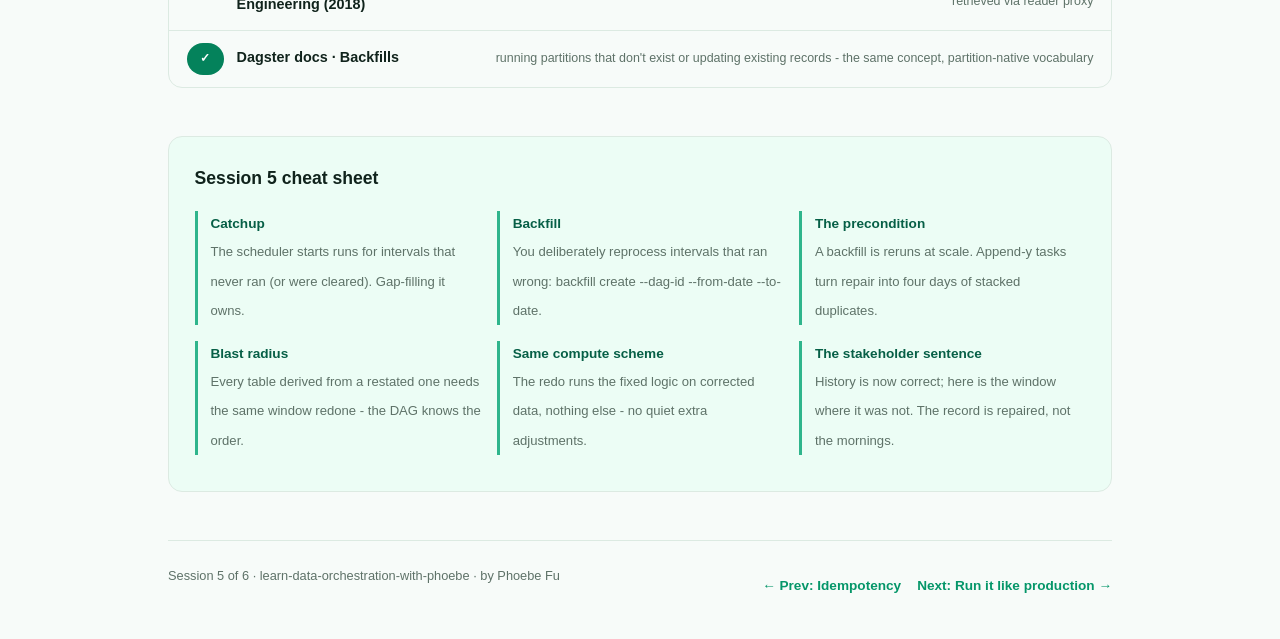
<file: courses/05-backfills.html>
<!DOCTYPE html>
<html lang="en">
<head>
<meta charset="UTF-8">
<meta name="viewport" content="width=device-width, initial-scale=1.0">
<!-- social:start -->
<meta name="description" content="Session 5 of 6. The aggregate bug shipped day 10 and was found day 14 - the fix repairs tomorrow, but days 10 to 13 sit wrong in every downstream table. Catchup versus backfill, and why idempotency gates the button.">
<meta property="og:type" content="article">
<meta property="og:site_name" content="Learn with Phoebe">
<meta property="og:title" content="Repairing history - learn data orchestration with phoebe">
<meta property="og:description" content="Session 5 of 6. A backfill is reruns at scale: with idempotent tasks it is a button, with append-y ones it is vandalism.">
<meta property="og:url" content="https://phoebefu6.github.io/learn-data-orchestration-with-phoebe/courses/05-backfills.html">
<meta property="og:image" content="https://phoebefu6.github.io/learn-data-orchestration-with-phoebe/assets/og-cover.png">
<meta property="og:image:width" content="1200">
<meta property="og:image:height" content="630">
<meta name="twitter:card" content="summary_large_image">
<meta name="twitter:title" content="Repairing history - learn data orchestration with phoebe">
<meta name="twitter:description" content="Session 5 of 6. A backfill is reruns at scale.">
<meta name="twitter:image" content="https://phoebefu6.github.io/learn-data-orchestration-with-phoebe/assets/og-cover.png">
<!-- social:end -->
<title>Session 5 · Backfills - learn data orchestration with phoebe</title>
<link rel="stylesheet" href="../assets/style.css?v=29">
</head>
<body>

<div class="toolbar">
  <div class="wrap">
    <span class="crumb"><a href="../index.html">learn-data-orchestration-with-phoebe</a> / Session 5 of 6</span>
    <button class="btn" id="toggle-all" type="button">Expand all</button>
    <button class="btn primary" id="zoom-toggle" type="button">Projector zoom: off</button>
  </div>
</div>

<header class="masthead">
  <div class="wrap">
    <div class="eyebrow">Learn Data Orchestration with Phoebe · Session 5 of 6</div>
    <h1>Repairing <span class="accent">history</span></h1>
    <p class="sub">The aggregate logic bug shipped on day 10 and was caught on day 14. The code fix took an hour, and it repaired exactly one thing: tomorrow. Days 10 through 13 are still sitting wrong in the warehouse, in every table derived from it, and in the month-end report nobody has pulled yet. Tonight is about the operation that repairs the record - what a backfill is, what it is not, and why last session's rerun-safety is the price of admission.</p>
    <div class="chip-row">
      <span class="chip level">🟠 Hands-on</span>
      <span class="chip audience">Four mornings shipped a bug and the tables still carry it</span>
      <span class="chip time">45 min</span>
    </div>
    <div class="agenda">
      <span class="a1" style="flex:1">0-3 · Welcome</span>
      <span class="a2" style="flex:4">3-18 · Catchup, backfill, and the precondition</span>
      <span class="a3" style="flex:5">18-40 · Build-along: restating days 10-13</span>
      <span class="a4" style="flex:1">40-45 · Q&amp;A</span>
    </div>
  </div>
</header>

<main class="wrap">

  <!-- ============ INTRO ============ -->
  <section class="section" id="intro">
    <div class="section-kicker">
      <span class="klabel">Part 0</span>
      <h2>Where the artifact stands</h2>
    </div>
    <p class="lede">Daybreak's ladder so far: dependencies, bounded retries, rerun-safe tasks. The board reads 28 mornings on time, 4 silently wrong, double-writes zero - and one counter that has not moved since session 1: days of history correct, stuck at 26 of 30. Every lever so far protected FUTURE mornings. This session's lever is the first one that points backwards.</p>

    <div class="legend">
      <span class="pill">🎫 Clear all three quiz questions to stamp your passport</span>
      <span class="pill">Live = presented in the 45 minutes</span>
      <span class="pill">Self-study = the full depth, after class</span>
    </div>

    <div class="callout win">
      <p><strong>★ What you walk out with:</strong> the catchup-versus-backfill distinction (filling gaps versus deliberately redoing what ran wrong), the reason idempotency is a hard precondition rather than a nice-to-have, and the one-sentence stakeholder framing for every restatement you will ever run.</p>
    </div>
  </section>

  <!-- ============ PART 1 ============ -->
  <section class="section" id="part-1">
    <div class="section-kicker">
      <span class="klabel">Part 1 · covers catchup and backfill</span>
      <h2>Two ways to run the past <span class="tag concept">8 min live</span></h2>
    </div>
    <p class="lede">Because session 2 made runs be ABOUT intervals, the past is addressable: every night has a name, and a named night can be run again. Orchestrators expose that in two forms that look alike and mean very different things.</p>

    <figure class="zoomable">
      <svg viewBox="0 0 880 340" role="img" aria-label="A calendar strip: catchup fills intervals that never ran, a backfill overwrites four that ran wrong">
        <style>
          .cwT { font: 700 14px Inter, sans-serif; fill: #10231C; }
          .cwL { font: 600 12px Inter, sans-serif; fill: #10231C; }
          .cwS { font: 600 11px Inter, sans-serif; fill: #065F46; }
          .cwD { font: 600 11px Inter, sans-serif; fill: #5E7268; }
          .cwR { font: 700 11px Inter, sans-serif; fill: #991B1B; }
          .cwM { font: 400 11px Inter, sans-serif; fill: #5E7268; }
          .cwN { font: 600 11px Inter, sans-serif; fill: #3A2400; }
        </style>
        <text x="440" y="26" class="cwT" text-anchor="middle">Running the past: two different verbs</text>
        <text x="70" y="58" class="cwL">Catchup - intervals that never ran</text>
        <rect x="70" y="70" width="56" height="36" rx="6" fill="#A7E8D0"/><text x="98" y="93" class="cwS" text-anchor="middle">1</text>
        <rect x="134" y="70" width="56" height="36" rx="6" fill="#A7E8D0"/><text x="162" y="93" class="cwS" text-anchor="middle">2</text>
        <rect x="198" y="70" width="56" height="36" rx="6" fill="#A7E8D0"/><text x="226" y="93" class="cwS" text-anchor="middle">3</text>
        <rect x="262" y="70" width="56" height="36" rx="6" fill="#A7E8D0"/><text x="290" y="93" class="cwS" text-anchor="middle">4</text>
        <rect x="326" y="70" width="56" height="36" rx="6" fill="#A7E8D0"/><text x="354" y="93" class="cwS" text-anchor="middle">5</text>
        <rect x="390" y="70" width="56" height="36" rx="6" fill="none" stroke="#BFD6CB" stroke-dasharray="5 4"/><text x="418" y="93" class="cwD" text-anchor="middle">6</text>
        <rect x="454" y="70" width="56" height="36" rx="6" fill="none" stroke="#BFD6CB" stroke-dasharray="5 4"/><text x="482" y="93" class="cwD" text-anchor="middle">7</text>
        <rect x="518" y="70" width="56" height="36" rx="6" fill="none" stroke="#BFD6CB" stroke-dasharray="5 4"/><text x="546" y="93" class="cwD" text-anchor="middle">8</text>
        <rect x="582" y="70" width="56" height="36" rx="6" fill="#A7E8D0"/><text x="610" y="93" class="cwS" text-anchor="middle">9</text>
        <rect x="646" y="70" width="56" height="36" rx="6" fill="#A7E8D0"/><text x="674" y="93" class="cwS" text-anchor="middle">10</text>
        <text x="70" y="132" class="cwM">the scheduler was down days 6-8: with catchup=True it starts a run for every interval that has none</text>
        <text x="70" y="186" class="cwL">Backfill - intervals that ran, and ran wrong</text>
        <rect x="70" y="198" width="56" height="36" rx="6" fill="#A7E8D0"/><text x="98" y="221" class="cwS" text-anchor="middle">8</text>
        <rect x="134" y="198" width="56" height="36" rx="6" fill="#A7E8D0"/><text x="162" y="221" class="cwS" text-anchor="middle">9</text>
        <rect x="198" y="198" width="56" height="36" rx="6" fill="#FEF2F2" stroke="#FCA5A5" stroke-width="1.5"/><text x="226" y="221" class="cwR" text-anchor="middle">10</text>
        <rect x="262" y="198" width="56" height="36" rx="6" fill="#FEF2F2" stroke="#FCA5A5" stroke-width="1.5"/><text x="290" y="221" class="cwR" text-anchor="middle">11</text>
        <rect x="326" y="198" width="56" height="36" rx="6" fill="#FEF2F2" stroke="#FCA5A5" stroke-width="1.5"/><text x="354" y="221" class="cwR" text-anchor="middle">12</text>
        <rect x="390" y="198" width="56" height="36" rx="6" fill="#FEF2F2" stroke="#FCA5A5" stroke-width="1.5"/><text x="418" y="221" class="cwR" text-anchor="middle">13</text>
        <rect x="454" y="198" width="56" height="36" rx="6" fill="#A7E8D0"/><text x="482" y="221" class="cwS" text-anchor="middle">14</text>
        <rect x="518" y="198" width="56" height="36" rx="6" fill="#A7E8D0"/><text x="546" y="221" class="cwS" text-anchor="middle">15</text>
        <rect x="582" y="198" width="56" height="36" rx="6" fill="#A7E8D0"/><text x="610" y="221" class="cwS" text-anchor="middle">16</text>
        <rect x="646" y="198" width="56" height="36" rx="6" fill="#A7E8D0"/><text x="674" y="221" class="cwS" text-anchor="middle">17</text>
        <text x="70" y="260" class="cwM">every square already has a run - you choose a window and deliberately do it again, correctly</text>
        <text x="70" y="278" class="cwM">backfill create --dag-id nightly --from-date day10 --to-date day13 --reprocess-behavior</text>
        <rect x="70" y="304" width="14" height="14" fill="#B45309" rx="3"/>
        <text x="94" y="316" class="cwN">Catchup fills gaps the scheduler owns. A backfill is a human decision to rewrite history.</text>
      </svg>
      <figcaption>🔍 Click to zoom - dashed squares never ran and catchup fills them; red squares ran wrong and only a deliberate backfill redoes them.</figcaption>
    </figure>

    <details class="card" open>
      <summary><span class="mode live">Live</span> Daybreak's case: fixed pipeline, unfixed tables <span class="mini">5 min</span> <span class="caret">▶</span></summary>
      <div class="body">
        <p>The Airflow definitions first, because the words get swapped constantly. With catchup=True, "the scheduler will kick off a Dag Run for any data interval that has not been run since the last data interval (or has been cleared)" - the scheduler filling slots it knows are empty. A backfill is the deliberate version: "re-run all the instances of the dag_id for all the intervals within the start date and end date". In Airflow 3 it is a first-class command: airflow backfill create --dag-id --from-date --to-date --reprocess-behavior. The distinction that matters operationally: catchup handles intervals that NEVER ran; a backfill reprocesses intervals that DID run - because the code or the data was wrong when they did.</p>
        <p>Daybreak is squarely in the second case. The bug shipped day 10, was found day 14, and the hotfix means every night from 15 onward computes correctly. But nothing about fixing the code touches what the bug already wrote: days 10 through 13 are wrong in the aggregate table, wrong in everything joined onto it, and wrong in every export taken since.</p>
        <div class="callout example"><span class="ex-pill">Real world</span>
          <p>Day 20, the month-end report gets pulled. It aggregates over the whole month, so it still contains the bug-era numbers for days 10-13 - a week after the "fix" went out. A fixed pipeline with unfixed tables keeps re-serving the old mistake every time someone queries the window it lives in. Until history is restated, the fix is a promise about the future only.</p>
        </div>
      </div>
    </details>

    <details class="card">
      <summary><span class="mode self">Self-study</span> The same verb in partition-native vocabulary <span class="mini">3 min</span> <span class="caret">▶</span></summary>
      <div class="body">
        <p>Dagster, which thinks in assets and partitions rather than dag runs, defines it in one line: "Backfilling is the process of running partitions for assets that either don't exist or updating existing records". Same two cases, same verb - fill what is missing, redo what is wrong - which is the tell that this is a concept of scheduled data work, not a feature of one tool. Whatever orchestrator you land on, look for the operation that says "run this window of the past again" and check what it assumes about your tasks before you trust it. The next part is exactly that assumption.</p>
      </div>
    </details>
  </section>

  <!-- ============ PART 2 ============ -->
  <section class="section" id="part-2">
    <div class="section-kicker">
      <span class="klabel">Part 2 · covers the precondition</span>
      <h2>A backfill is reruns at scale <span class="tag concept">7 min live</span></h2>
    </div>
    <p class="lede">Session 4 made one rerun safe. A backfill is nothing but reruns in a row - so whatever a rerun does to one night, a backfill does to the whole window, at once, on purpose.</p>

    <figure class="zoomable">
      <svg viewBox="0 0 880 330" role="img" aria-label="The same four-day backfill: idempotent tasks converge to truth, append-y tasks pile duplicates onto bad data">
        <style>
          .bvT { font: 700 14px Inter, sans-serif; fill: #10231C; }
          .bvW { font: 600 11px Inter, sans-serif; fill: #fff; }
          .bvL { font: 600 11px Inter, sans-serif; fill: #10231C; }
          .bvM { font: 400 11px Inter, sans-serif; fill: #5E7268; }
          .bvN { font: 600 11px Inter, sans-serif; fill: #3A2400; }
          .bvR { font: 700 11px Inter, sans-serif; fill: #991B1B; }
        </style>
        <text x="440" y="26" class="bvT" text-anchor="middle">The same 4-day backfill, two kinds of pipeline</text>
        <text x="235" y="56" class="bvL" text-anchor="middle">Idempotent tasks</text>
        <text x="645" y="56" class="bvL" text-anchor="middle">Append-y tasks</text>
        <rect x="70" y="72" width="330" height="30" rx="7" fill="#ECFDF5" stroke="#BFD6CB"/>
        <text x="235" y="91" class="bvL" text-anchor="middle">day 10 rerun overwrites day 10's partition</text>
        <line x1="235" y1="104" x2="235" y2="114" stroke="#BFD6CB" stroke-width="2" marker-end="url(#bvArr)"/>
        <rect x="70" y="118" width="330" height="30" rx="7" fill="#ECFDF5" stroke="#BFD6CB"/>
        <text x="235" y="137" class="bvL" text-anchor="middle">days 11-13 the same: overwrite each night</text>
        <line x1="235" y1="150" x2="235" y2="160" stroke="#BFD6CB" stroke-width="2" marker-end="url(#bvArr)"/>
        <rect x="70" y="164" width="330" height="34" rx="8" fill="#065F46"/>
        <text x="235" y="185" class="bvW" text-anchor="middle">four partitions now hold the truth</text>
        <text x="235" y="222" class="bvM" text-anchor="middle">run it again by accident: nothing changes</text>
        <rect x="480" y="72" width="330" height="30" rx="7" fill="#ECFDF5" stroke="#BFD6CB"/>
        <text x="645" y="91" class="bvL" text-anchor="middle">day 10 rerun appends onto the bad rows</text>
        <line x1="645" y1="104" x2="645" y2="114" stroke="#BFD6CB" stroke-width="2" marker-end="url(#bvArr)"/>
        <rect x="480" y="118" width="330" height="30" rx="7" fill="#ECFDF5" stroke="#BFD6CB"/>
        <text x="645" y="137" class="bvL" text-anchor="middle">days 11-13 stack duplicates the same way</text>
        <line x1="645" y1="150" x2="645" y2="160" stroke="#BFD6CB" stroke-width="2" marker-end="url(#bvArr)"/>
        <rect x="480" y="164" width="330" height="34" rx="8" fill="#FEF2F2" stroke="#FCA5A5" stroke-width="1.5"/>
        <text x="645" y="185" class="bvR" text-anchor="middle">bad data AND duplicates, four days deep</text>
        <text x="645" y="222" class="bvM" text-anchor="middle">the repair itself now needs a cleanup plan</text>
        <defs><marker id="bvArr" markerWidth="8" markerHeight="8" refX="6" refY="3" orient="auto"><path d="M0,0 L6,3 L0,6 z" fill="#BFD6CB"/></marker></defs>
        <rect x="70" y="286" width="14" height="14" fill="#B45309" rx="3"/>
        <text x="94" y="298" class="bvN">With overwrite-the-partition, a backfill is a button. With append, repair becomes vandalism.</text>
      </svg>
      <figcaption>🔍 Click to zoom - identical backfill command, opposite outcomes: convergence to truth versus duplicates piled on top of the bug.</figcaption>
    </figure>

    <details class="card">
      <summary><span class="mode live">Live</span> The downstream blast radius <span class="mini">4 min</span> <span class="caret">▶</span></summary>
      <div class="body">
        <p>Beauchemin states the scope plainly: when a source table's history changes, "all of the data structures derived from that table, for that time range, need to be reprocessed, or backfilled". Restating the aggregate is not enough if three tables are built from it - each of those needs days 10-13 redone too, in derivation order. And the redo must be honest: "apply the exact same compute scheme as we did on the original pass, on top of the new, corrected data" - the fixed logic, the same partitioning, no quiet extra adjustments smuggled in while nobody is looking.</p>
        <p>Derivation order is exactly what one artifact in this course already knows: the DAG. That is why the backfill is an orchestrator feature and not a shell script - the same dependency graph that ordered tonight's run can order the reprocessing of any past window, task by task, downstream table by downstream table.</p>
      </div>
    </details>

    <details class="card">
      <summary><span class="mode self">Self-study</span> What a backfill cannot repair <span class="mini">3 min</span> <span class="caret">▶</span></summary>
      <div class="body">
        <p>A backfill repairs the RECORD. It does not repair the mornings. On days 10 through 13, store managers opened a dashboard that was wrong, and whatever they decided on it - orders placed, staffing shifted, a memo written - already happened. No reprocessing reaches back into those decisions. This is why restatements deserve honest framing rather than quiet fixing: the trustworthy sentence for stakeholders is "history is now correct; here is the window where it was not." It tells people the numbers changed, why, and exactly which past reports to distrust - and it costs far less credibility than someone discovering the numbers moved on their own.</p>
      </div>
    </details>
  </section>

  <!-- ============ DEMO ============ -->
  <section class="section" id="demo">
    <div class="section-kicker">
      <span class="klabel">Build-along</span>
      <h2>Restating days 10-13 <span class="tag demo">★ 22 min · everyone builds</span></h2>
    </div>
    <p class="lede">The first backwards-pointing lever. It is gated twice - once by your passport, once by physics.</p>

    <div class="orchsim" data-stage="5"></div>

    <div class="steps">
      <div class="step"><p>Rebuild the ladder: DAG dependencies, retries, idempotent tasks. Confirm the board reads 28 mornings on time, 4 silently wrong - and days of history correct still stuck at 26 of 30. Those four are days 10-13, the bug window.</p></div>
      <div class="step"><p>Find the backfill lever. It is passport-gated - four stamps open it, and the honest bypass link is there if your quiz record is short. Now test the second gate: flip idempotency OFF and try the backfill checkbox. It refuses, and its tooltip says why: backfilling non-idempotent tasks rewrites history unpredictably. The simulator will not let you commit last diagram's right-hand panel. Flip idempotency back on.</p></div>
      <div class="step"><p>With idempotency on, flip "Backfill the bug window" and watch the counter that never moved before: days of history correct goes 26 of 30 to 30 of 30. The fixed aggregate logic reruns days 10-13 in dependency order, each night overwriting its own partitions.</p></div>
      <div class="step"><p>Now read what did NOT change, because it is the honest half of the lesson: the calendar still shows the 4 red mornings, and silently wrong still reads 4 of 30. Those mornings happened - people saw wrong numbers and acted on them. The backfill restated the record, not the past. Say the stakeholder sentence out loud: history is now correct; here is the window where it was not.</p></div>
    </div>

    <div class="callout tip">
      <p><strong>Schedule the backfill conversation, not just the backfill:</strong> put it in the same meeting where the bug is announced. The repair window is a decision - how far back to restate, at what compute cost, and who needs to re-pull which reports - not a technicality to be discovered later. A bug announcement without a restatement plan is half an announcement.</p>
    </div>
  </section>

  <!-- ============ EXERCISE ============ -->
  <section class="section" id="exercise">
    <div class="section-kicker">
      <span class="klabel">Homework</span>
      <h2>Before session 6 <span class="tag exercise">20 min</span></h2>
    </div>
    <ul>
      <li>For the pipeline you have carried since session 1, answer in writing: has its history ever been restated? If yes, find how it was done (rerun window, manual SQL, or hope). If never, decide whether that means the code has never been wrong - or that nobody has ever repaired it.</li>
      <li>Trace one important table's blast radius: list every table derived from it. That list is the true size of any future backfill, and most people have never written it down.</li>
      <li>Draft your version of the stakeholder sentence for a hypothetical four-day bug in that pipeline: what would be restated, which reports would need re-pulling, and who would need to hear it. Keep it - you will not want to be writing it during the incident.</li>
    </ul>
  </section>

  <!-- ============ QUIZ ============ -->
  <section class="section" id="quiz">
    <div class="section-kicker">
      <span class="klabel">Check yourself</span>
      <h2>Three questions</h2>
    </div>
    <div class="quiz-q" data-answer="2">
      <p class="qtext">1. The scheduler was paused for three days and, on resume, starts runs for the missed intervals. Which mechanism is that?</p>
      <button class="qopt">A · A backfill - any run over a past interval counts</button>
      <button class="qopt">B · A retry - the runs failed to happen and are being retried</button>
      <button class="qopt">C · Catchup - the scheduler filling data intervals that have no run yet</button>
      <p class="qwhy">Catchup is the scheduler's own gap-filling: with catchup=True it kicks off a run for any data interval that has not been run (or has been cleared). A backfill is the deliberate human act of reprocessing intervals that DID run - because what they ran was wrong.</p>
    </div>
    <div class="quiz-q" data-answer="1">
      <p class="qtext">2. Why does the backfill lever refuse to work without idempotent tasks?</p>
      <button class="qopt">A · Backfills need the passport stamps that idempotency's quiz provides</button>
      <button class="qopt">B · A backfill is reruns at scale - append-y tasks would stack four days of duplicates on top of the bad data</button>
      <button class="qopt">C · Non-idempotent tasks are slower, so the backfill would miss the 7am deadline</button>
      <p class="qwhy">Whatever one rerun does to one night, a backfill does to the whole window. If a rerun appends, the "repair" adds duplicates to every night it touches - repair becomes vandalism. Overwrite-the-partition tasks make the same command converge every night to the corrected truth.</p>
    </div>
    <div class="quiz-q" data-answer="0">
      <p class="qtext">3. After a clean backfill of the bug window, what is still true?</p>
      <button class="qopt">A · The four mornings were still wrong when they happened - decisions made on them are not undone</button>
      <button class="qopt">B · Nothing - the backfill erased the incident end to end</button>
      <button class="qopt">C · The tables still hold the bug-era numbers until the next nightly run</button>
      <p class="qwhy">A backfill repairs the record, not the past. The warehouse now holds correct history for days 10-13, but the dashboards people read on those mornings were wrong, and what they did about it already happened. Hence the stakeholder sentence: history is now correct; here is the window where it was not.</p>
    </div>
    <p class="quiz-score">Answer all three to see your score.</p>
  </section>

  <!-- ============ COVERED ============ -->
  <section class="section" id="official">
    <div class="section-kicker">
      <span class="klabel">Sources this session stands on</span>
      <h2>What was covered</h2>
    </div>
    <div class="covered">
      <div class="covered-row"><span class="status pill solid">✓</span><span class="name">Apache Airflow docs (3.3.1) · DAG Runs</span><span class="note">catchup=True semantics, backfill as re-running all instances within a date window, the Airflow 3 backfill create CLI shape</span></div>
      <div class="covered-row"><span class="status pill solid">✓</span><span class="name">Beauchemin · Functional Data Engineering (2018)</span><span class="note">derived structures must be reprocessed for the range, exact same compute scheme on corrected data - retrieved via reader proxy</span></div>
      <div class="covered-row"><span class="status pill solid">✓</span><span class="name">Dagster docs · Backfills</span><span class="note">running partitions that don't exist or updating existing records - the same concept, partition-native vocabulary</span></div>
    </div>
  </section>

  <!-- ============ CHEAT SHEET ============ -->
  <section class="cheat" id="cheatsheet">
    <h3>Session 5 cheat sheet</h3>
    <div class="grid-2">
      <div class="cheat-item"><b>Catchup</b><span>The scheduler starts runs for intervals that never ran (or were cleared). Gap-filling it owns.</span></div>
      <div class="cheat-item"><b>Backfill</b><span>You deliberately reprocess intervals that ran wrong: backfill create --dag-id --from-date --to-date.</span></div>
      <div class="cheat-item"><b>The precondition</b><span>A backfill is reruns at scale. Append-y tasks turn repair into four days of stacked duplicates.</span></div>
      <div class="cheat-item"><b>Blast radius</b><span>Every table derived from a restated one needs the same window redone - the DAG knows the order.</span></div>
      <div class="cheat-item"><b>Same compute scheme</b><span>The redo runs the fixed logic on corrected data, nothing else - no quiet extra adjustments.</span></div>
      <div class="cheat-item"><b>The stakeholder sentence</b><span>History is now correct; here is the window where it was not. The record is repaired, not the mornings.</span></div>
    </div>
  </section>

  <footer class="pagefoot">
    <p>Session 5 of 6 · learn-data-orchestration-with-phoebe · by Phoebe Fu</p>
    <nav class="pagenav">
      <a href="04-idempotency.html">← Prev: Idempotency</a>
      <a href="06-run-it-like-production.html">Next: Run it like production →</a>
    </nav>
  </footer>

</main>

<script src="../assets/app.js?v=27"></script>
<script src="../assets/orchestra-live.js?v=1"></script>
</body>
</html>
</file>
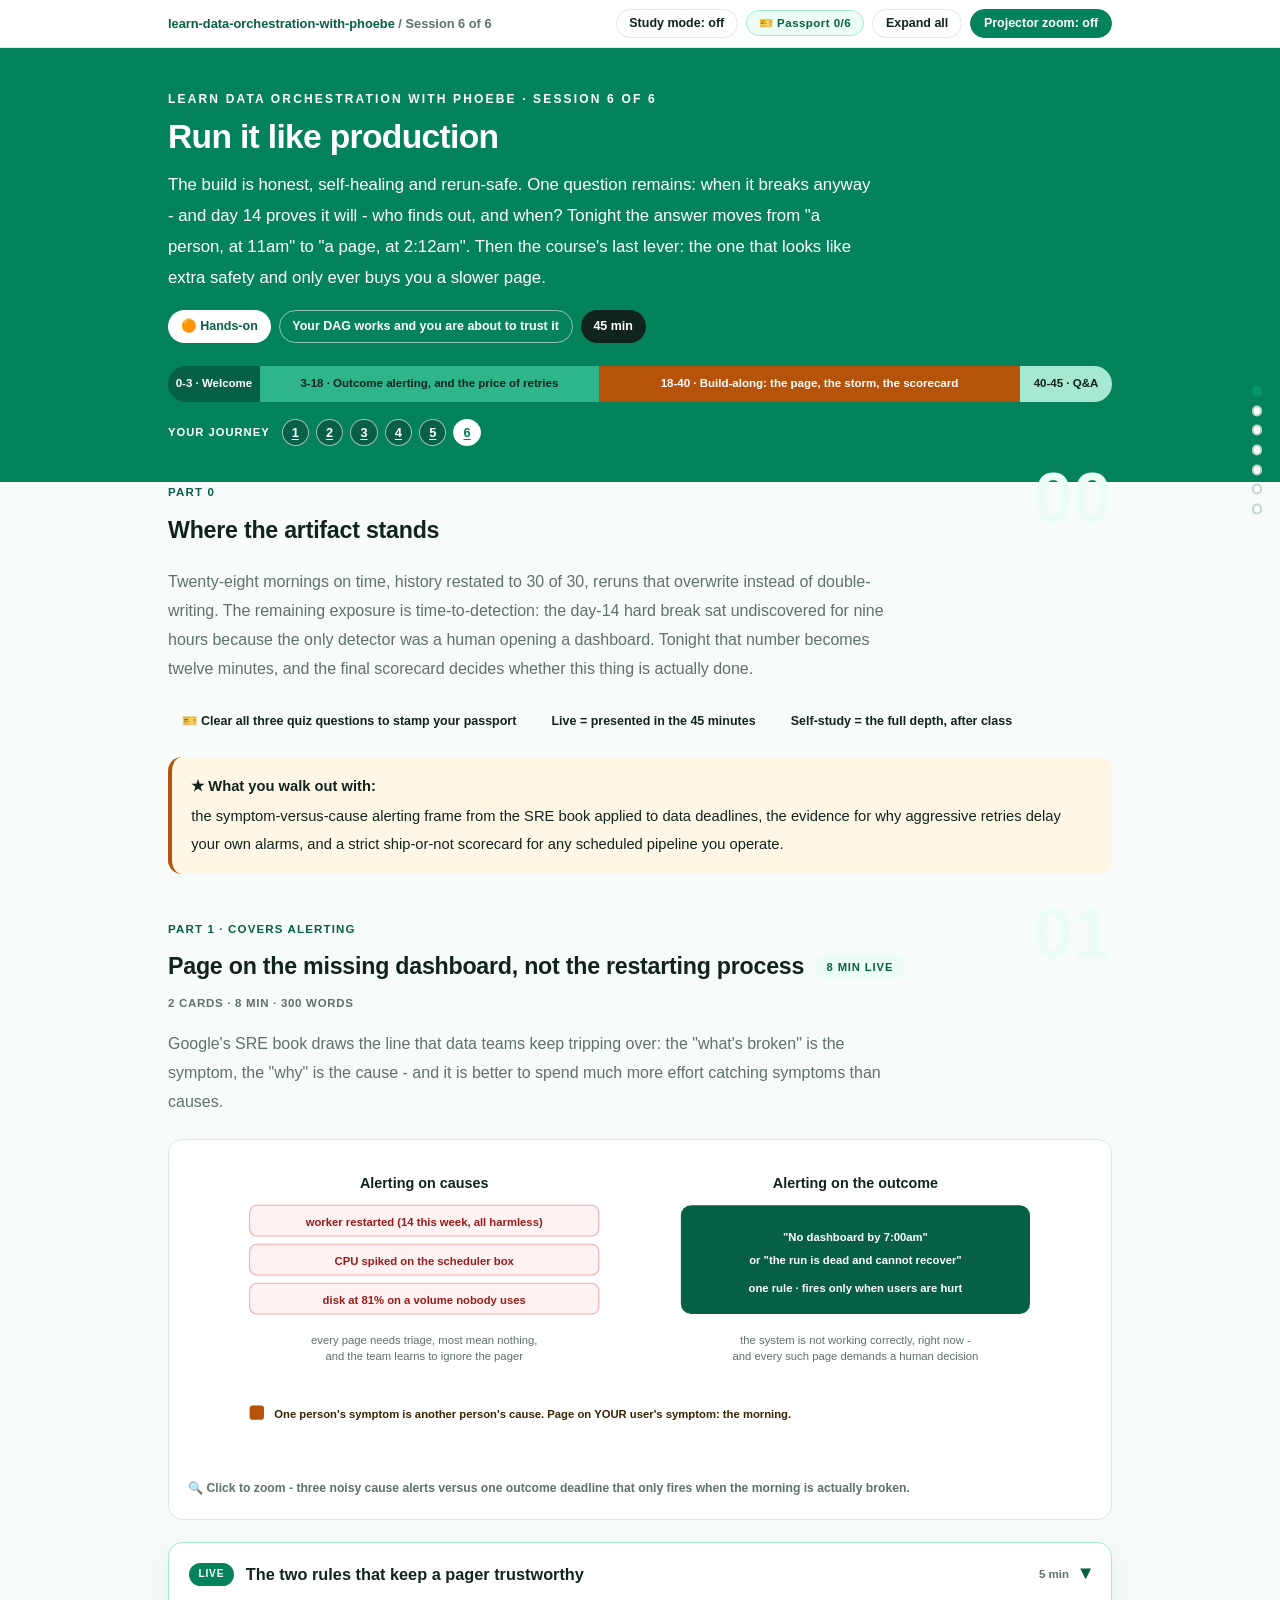
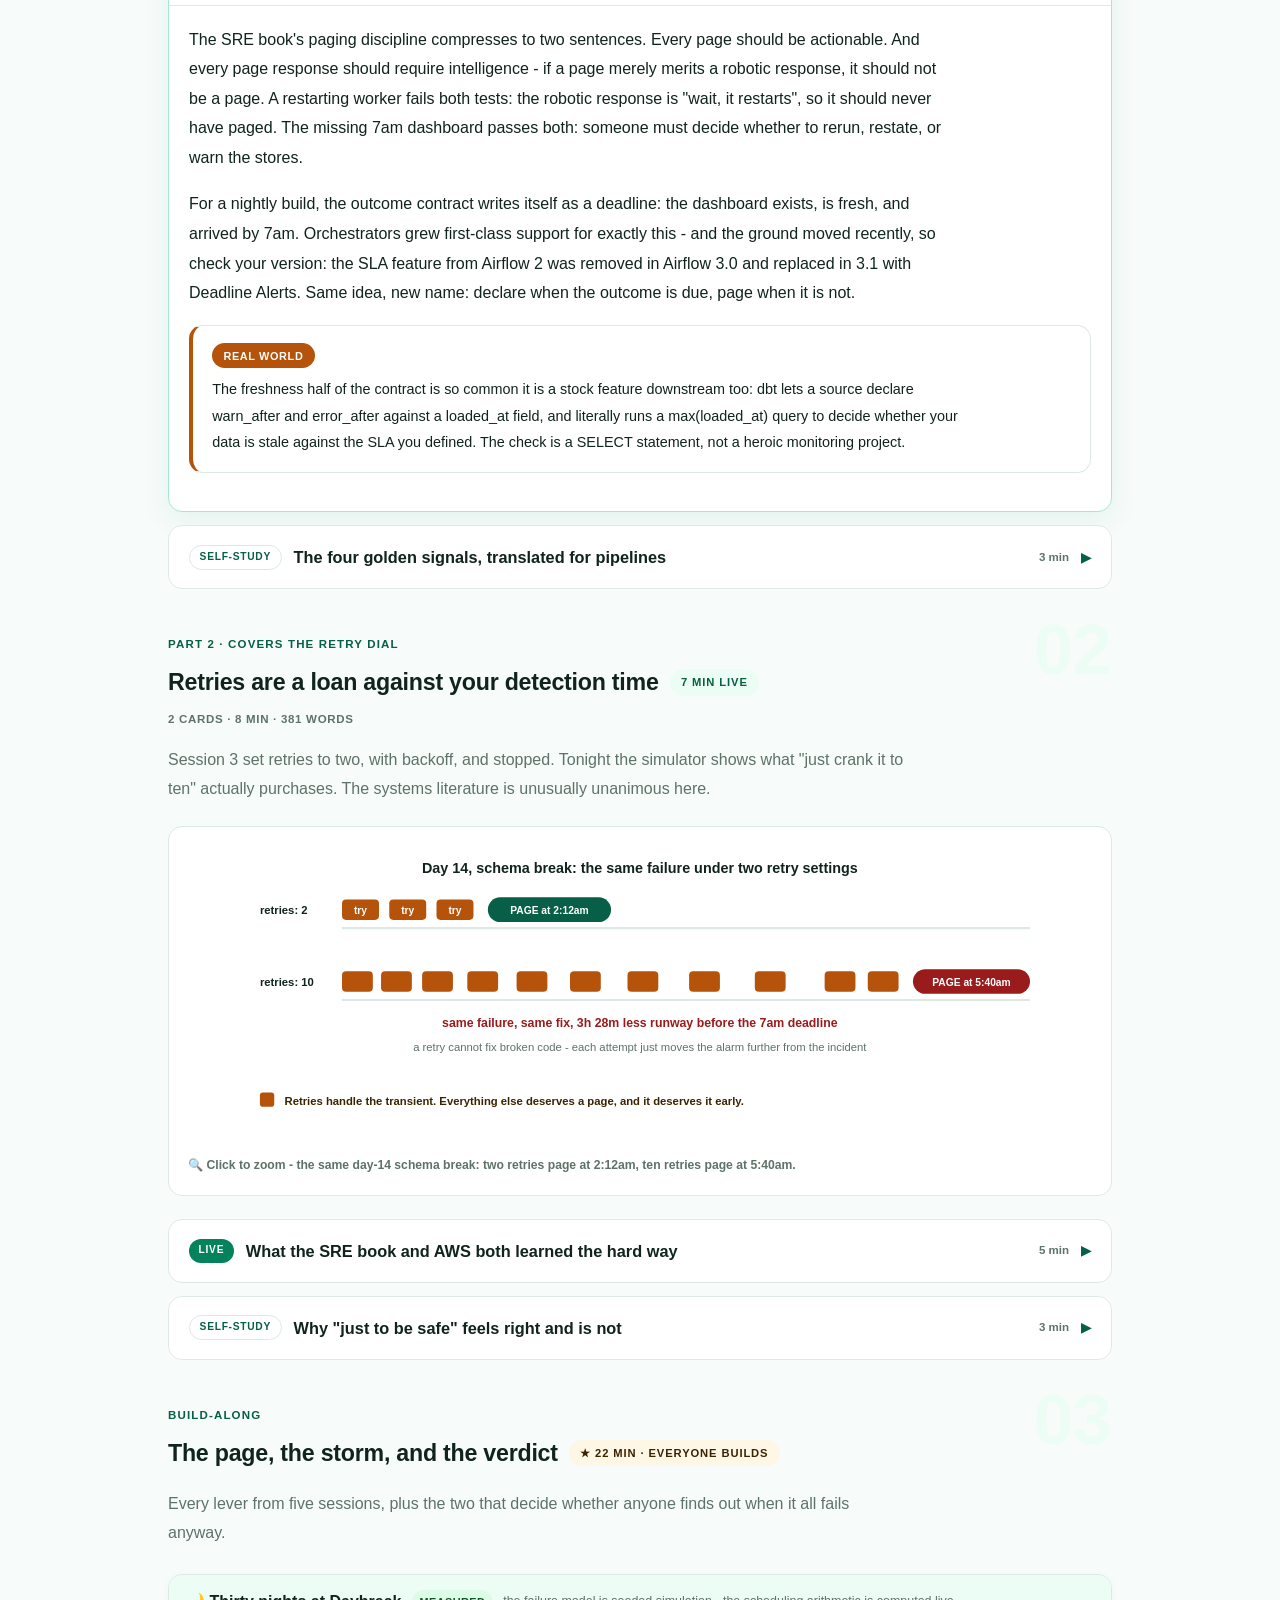
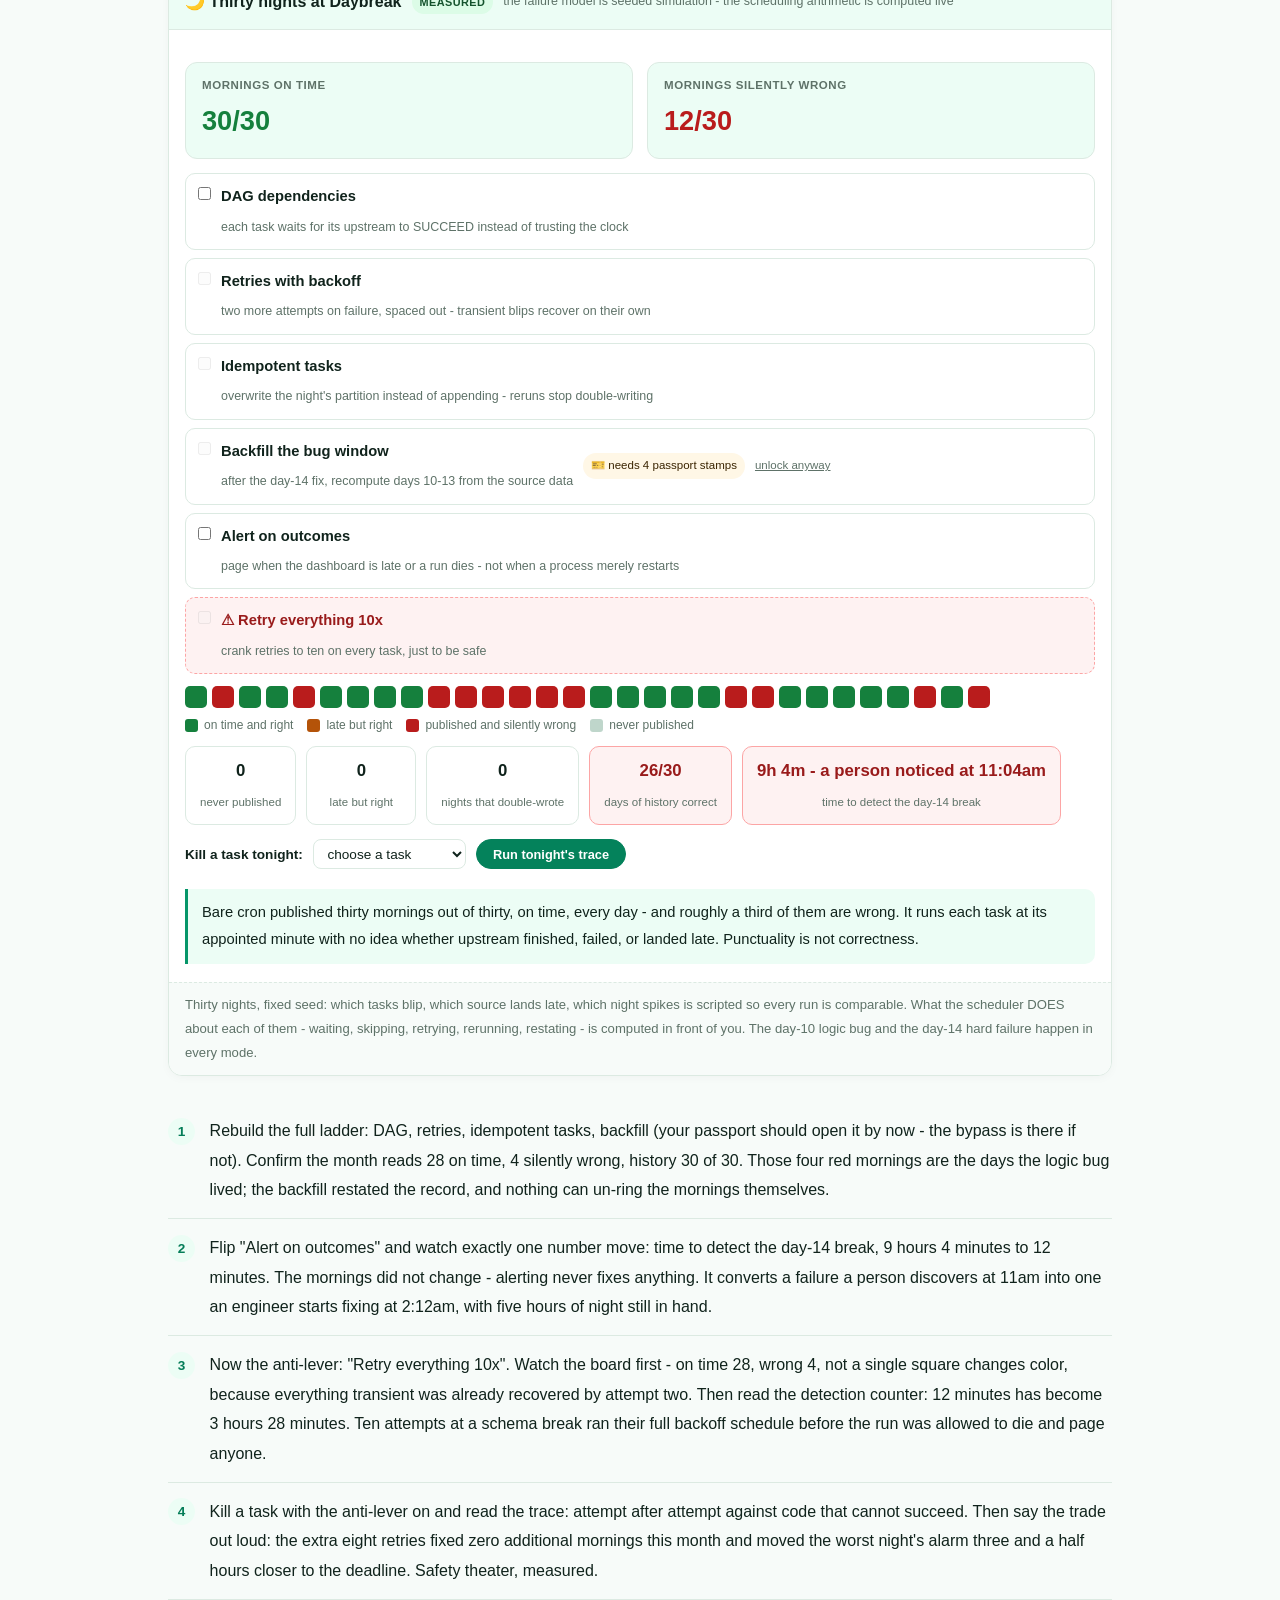
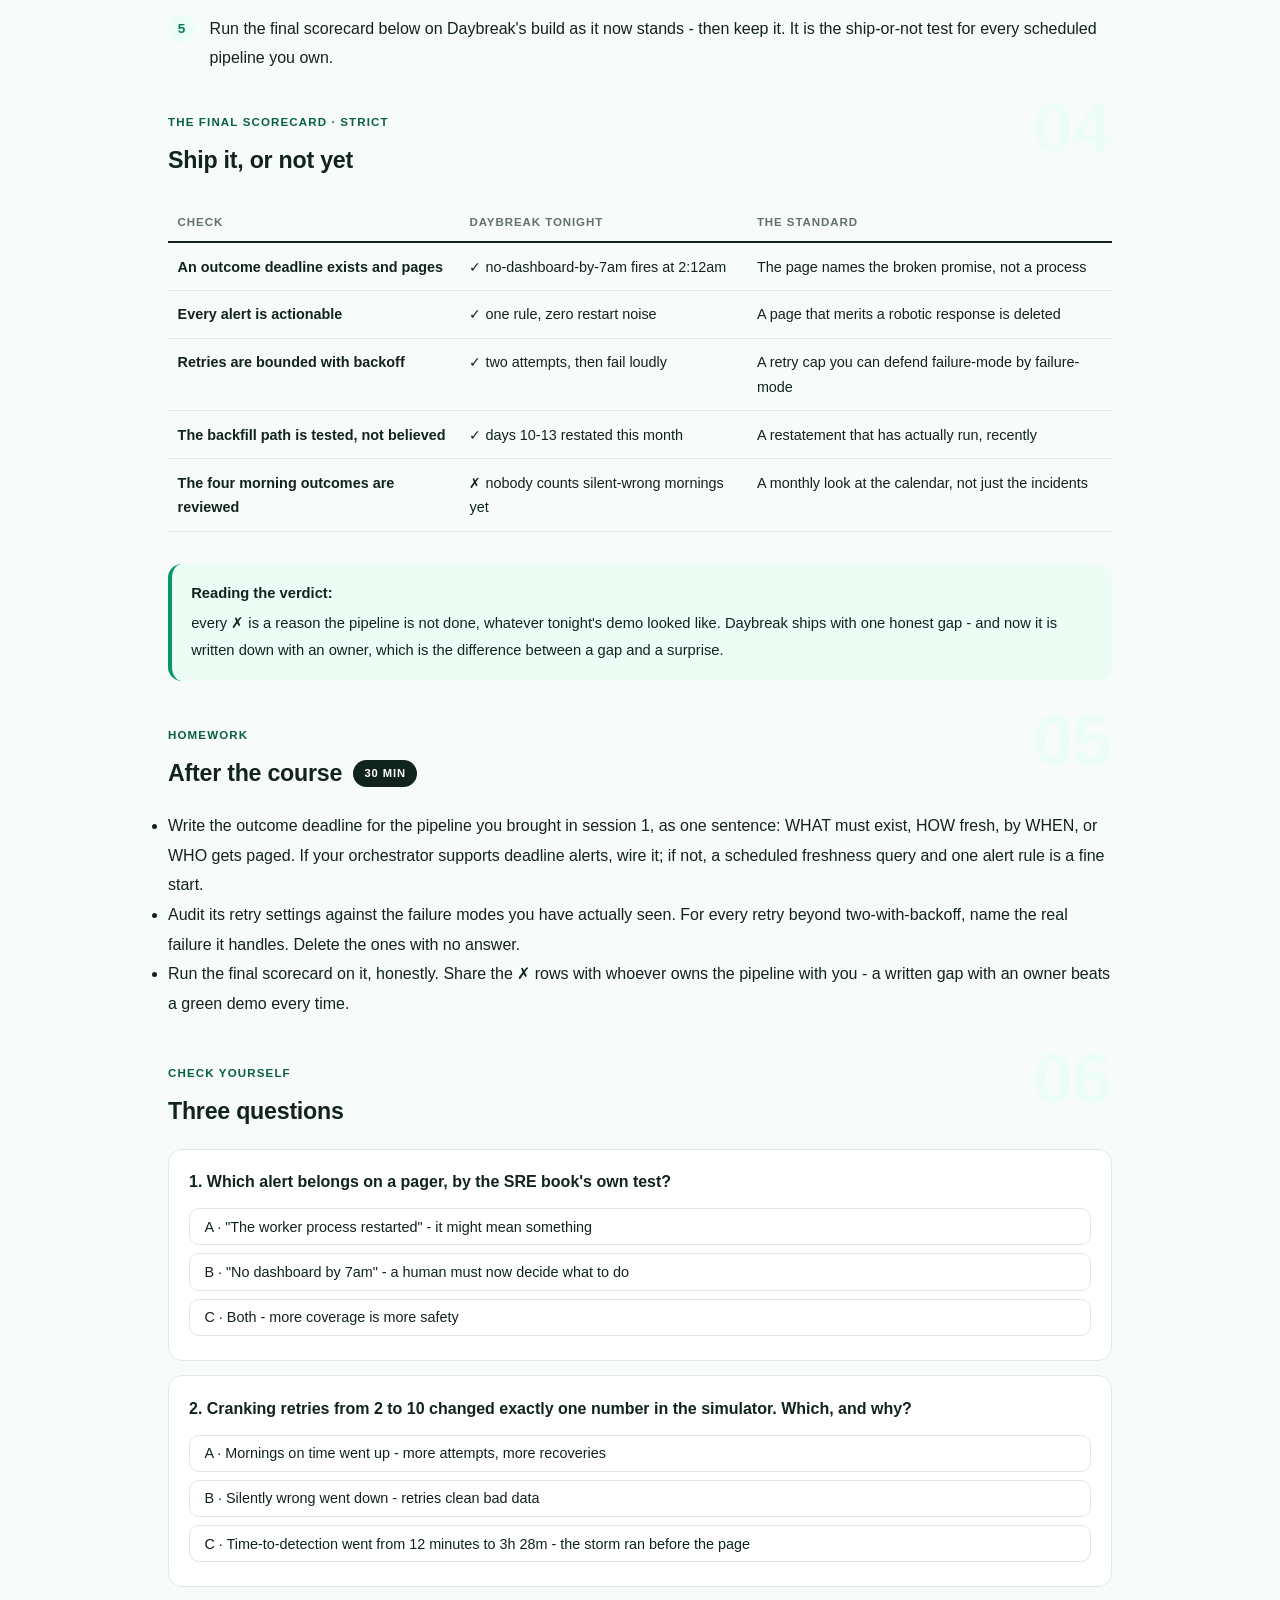
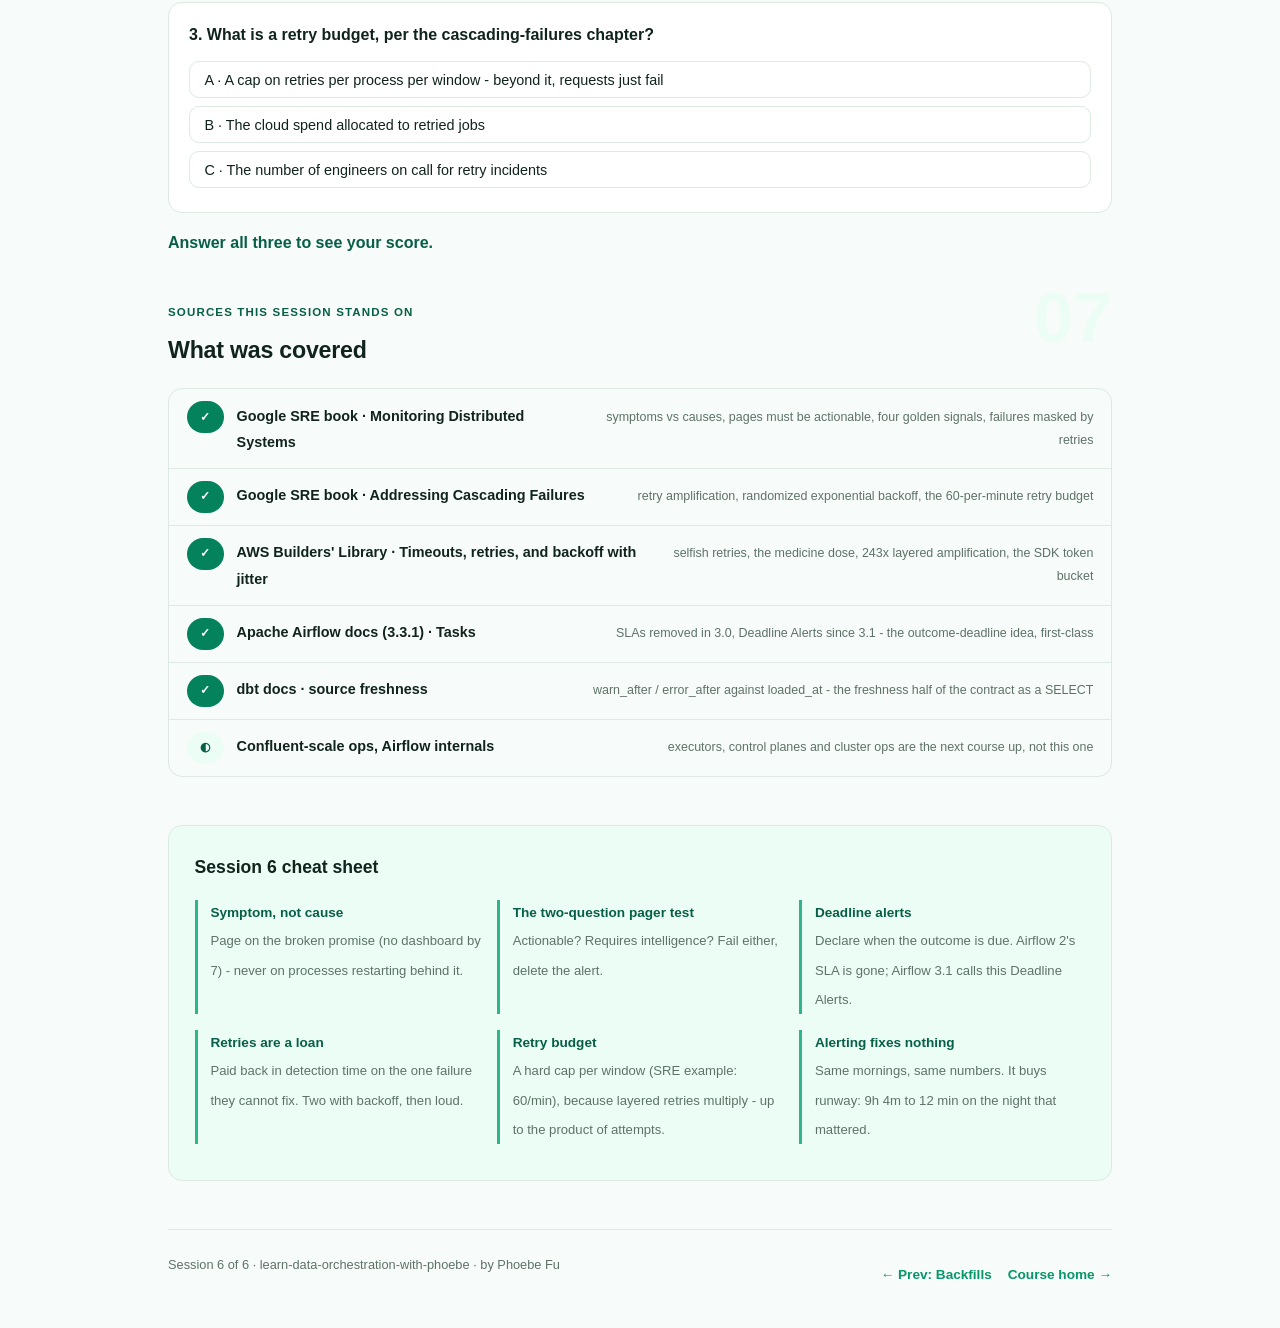
<file: courses/06-run-it-like-production.html>
<!DOCTYPE html>
<html lang="en">
<head>
<meta charset="UTF-8">
<meta name="viewport" content="width=device-width, initial-scale=1.0">
<!-- social:start -->
<meta name="description" content="Session 6 of 6. Alert on outcomes, not processes. Why ten retries delayed the page by three hours, what the SRE book says about retry amplification, and the ship-or-not scorecard.">
<meta property="og:type" content="article">
<meta property="og:site_name" content="Learn with Phoebe">
<meta property="og:title" content="Run it like production - learn data orchestration with phoebe">
<meta property="og:description" content="Session 6 of 6. Outcome alerting, retry budgets, and the lever that only ever makes things worse.">
<meta property="og:url" content="https://phoebefu6.github.io/learn-data-orchestration-with-phoebe/courses/06-run-it-like-production.html">
<meta property="og:image" content="https://phoebefu6.github.io/learn-data-orchestration-with-phoebe/assets/og-cover.png">
<meta property="og:image:width" content="1200">
<meta property="og:image:height" content="630">
<meta name="twitter:card" content="summary_large_image">
<meta name="twitter:title" content="Run it like production - learn data orchestration with phoebe">
<meta name="twitter:description" content="Session 6 of 6. Outcome alerting, retry budgets, the final scorecard.">
<meta name="twitter:image" content="https://phoebefu6.github.io/learn-data-orchestration-with-phoebe/assets/og-cover.png">
<!-- social:end -->
<title>Session 6 · Run it like production - learn data orchestration with phoebe</title>
<link rel="stylesheet" href="../assets/style.css?v=29">
</head>
<body>

<div class="toolbar">
  <div class="wrap">
    <span class="crumb"><a href="../index.html">learn-data-orchestration-with-phoebe</a> / Session 6 of 6</span>
    <button class="btn" id="toggle-all" type="button">Expand all</button>
    <button class="btn primary" id="zoom-toggle" type="button">Projector zoom: off</button>
  </div>
</div>

<header class="masthead">
  <div class="wrap">
    <div class="eyebrow">Learn Data Orchestration with Phoebe · Session 6 of 6</div>
    <h1>Run it like <span class="accent">production</span></h1>
    <p class="sub">The build is honest, self-healing and rerun-safe. One question remains: when it breaks anyway - and day 14 proves it will - who finds out, and when? Tonight the answer moves from "a person, at 11am" to "a page, at 2:12am". Then the course's last lever: the one that looks like extra safety and only ever buys you a slower page.</p>
    <div class="chip-row">
      <span class="chip level">🟠 Hands-on</span>
      <span class="chip audience">Your DAG works and you are about to trust it</span>
      <span class="chip time">45 min</span>
    </div>
    <div class="agenda">
      <span class="a1" style="flex:1">0-3 · Welcome</span>
      <span class="a2" style="flex:4">3-18 · Outcome alerting, and the price of retries</span>
      <span class="a3" style="flex:5">18-40 · Build-along: the page, the storm, the scorecard</span>
      <span class="a4" style="flex:1">40-45 · Q&amp;A</span>
    </div>
  </div>
</header>

<main class="wrap">

  <!-- ============ INTRO ============ -->
  <section class="section" id="intro">
    <div class="section-kicker">
      <span class="klabel">Part 0</span>
      <h2>Where the artifact stands</h2>
    </div>
    <p class="lede">Twenty-eight mornings on time, history restated to 30 of 30, reruns that overwrite instead of double-writing. The remaining exposure is time-to-detection: the day-14 hard break sat undiscovered for nine hours because the only detector was a human opening a dashboard. Tonight that number becomes twelve minutes, and the final scorecard decides whether this thing is actually done.</p>

    <div class="legend">
      <span class="pill">🎫 Clear all three quiz questions to stamp your passport</span>
      <span class="pill">Live = presented in the 45 minutes</span>
      <span class="pill">Self-study = the full depth, after class</span>
    </div>

    <div class="callout win">
      <p><strong>★ What you walk out with:</strong> the symptom-versus-cause alerting frame from the SRE book applied to data deadlines, the evidence for why aggressive retries delay your own alarms, and a strict ship-or-not scorecard for any scheduled pipeline you operate.</p>
    </div>
  </section>

  <!-- ============ PART 1 ============ -->
  <section class="section" id="part-1">
    <div class="section-kicker">
      <span class="klabel">Part 1 · covers alerting</span>
      <h2>Page on the missing dashboard, not the restarting process <span class="tag concept">8 min live</span></h2>
    </div>
    <p class="lede">Google's SRE book draws the line that data teams keep tripping over: the "what's broken" is the symptom, the "why" is the cause - and it is better to spend much more effort catching symptoms than causes.</p>

    <figure class="zoomable">
      <svg viewBox="0 0 880 300" role="img" aria-label="Cause-based process alerts versus one outcome deadline alert">
        <style>
          .alT { font: 700 14px Inter, sans-serif; fill: #10231C; }
          .alW { font: 600 11px Inter, sans-serif; fill: #fff; }
          .alL { font: 600 11px Inter, sans-serif; fill: #10231C; }
          .alM { font: 400 11px Inter, sans-serif; fill: #5E7268; }
          .alN { font: 600 11px Inter, sans-serif; fill: #3A2400; }
          .alR { font: 600 11px Inter, sans-serif; fill: #991B1B; }
        </style>
        <text x="230" y="28" class="alT" text-anchor="middle">Alerting on causes</text>
        <rect x="60" y="45" width="340" height="30" rx="7" fill="#FEF2F2" stroke="#FCA5A5"/>
        <text x="230" y="65" class="alR" text-anchor="middle">worker restarted (14 this week, all harmless)</text>
        <rect x="60" y="83" width="340" height="30" rx="7" fill="#FEF2F2" stroke="#FCA5A5"/>
        <text x="230" y="103" class="alR" text-anchor="middle">CPU spiked on the scheduler box</text>
        <rect x="60" y="121" width="340" height="30" rx="7" fill="#FEF2F2" stroke="#FCA5A5"/>
        <text x="230" y="141" class="alR" text-anchor="middle">disk at 81% on a volume nobody uses</text>
        <text x="230" y="180" class="alM" text-anchor="middle">every page needs triage, most mean nothing,</text>
        <text x="230" y="196" class="alM" text-anchor="middle">and the team learns to ignore the pager</text>
        <text x="650" y="28" class="alT" text-anchor="middle">Alerting on the outcome</text>
        <rect x="480" y="45" width="340" height="106" rx="10" fill="#065F46"/>
        <text x="650" y="80" class="alW" text-anchor="middle">"No dashboard by 7:00am"</text>
        <text x="650" y="102" class="alW" text-anchor="middle">or "the run is dead and cannot recover"</text>
        <text x="650" y="130" class="alW" text-anchor="middle">one rule · fires only when users are hurt</text>
        <text x="650" y="180" class="alM" text-anchor="middle">the system is not working correctly, right now -</text>
        <text x="650" y="196" class="alM" text-anchor="middle">and every such page demands a human decision</text>
        <rect x="60" y="240" width="14" height="14" fill="#B45309" rx="3"/>
        <text x="84" y="252" class="alN">One person's symptom is another person's cause. Page on YOUR user's symptom: the morning.</text>
      </svg>
      <figcaption>🔍 Click to zoom - three noisy cause alerts versus one outcome deadline that only fires when the morning is actually broken.</figcaption>
    </figure>

    <details class="card" open>
      <summary><span class="mode live">Live</span> The two rules that keep a pager trustworthy <span class="mini">5 min</span> <span class="caret">▶</span></summary>
      <div class="body">
        <p>The SRE book's paging discipline compresses to two sentences. Every page should be actionable. And every page response should require intelligence - if a page merely merits a robotic response, it should not be a page. A restarting worker fails both tests: the robotic response is "wait, it restarts", so it should never have paged. The missing 7am dashboard passes both: someone must decide whether to rerun, restate, or warn the stores.</p>
        <p>For a nightly build, the outcome contract writes itself as a deadline: the dashboard exists, is fresh, and arrived by 7am. Orchestrators grew first-class support for exactly this - and the ground moved recently, so check your version: the SLA feature from Airflow 2 was removed in Airflow 3.0 and replaced in 3.1 with Deadline Alerts. Same idea, new name: declare when the outcome is due, page when it is not.</p>
        <div class="callout example"><span class="ex-pill">Real world</span>
          <p>The freshness half of the contract is so common it is a stock feature downstream too: dbt lets a source declare warn_after and error_after against a loaded_at field, and literally runs a max(loaded_at) query to decide whether your data is stale against the SLA you defined. The check is a SELECT statement, not a heroic monitoring project.</p>
        </div>
      </div>
    </details>

    <details class="card">
      <summary><span class="mode self">Self-study</span> The four golden signals, translated for pipelines <span class="mini">3 min</span> <span class="caret">▶</span></summary>
      <div class="body">
        <p>The SRE book's four golden signals are latency, traffic, errors and saturation. They were written for serving systems, and they translate cleanly to a nightly build: latency is minutes-past-deadline, traffic is rows processed per night (a sudden halving is a silent extract failure wearing a green checkmark), errors are failed and skipped tasks, saturation is how close the slowest night runs to the deadline.</p>
        <p>The translation earns its keep on trend, not on any single night: a build that finishes 6:40, 6:47, 6:52 across three weeks has not failed yet, and is telling you exactly when it will.</p>
      </div>
    </details>
  </section>

  <!-- ============ PART 2 ============ -->
  <section class="section" id="part-2">
    <div class="section-kicker">
      <span class="klabel">Part 2 · covers the retry dial</span>
      <h2>Retries are a loan against your detection time <span class="tag concept">7 min live</span></h2>
    </div>
    <p class="lede">Session 3 set retries to two, with backoff, and stopped. Tonight the simulator shows what "just crank it to ten" actually purchases. The systems literature is unusually unanimous here.</p>

    <figure class="zoomable">
      <svg viewBox="0 0 880 290" role="img" aria-label="Ten retries burning three hours in front of the alert on a hard failure">
        <style>
          .rsT { font: 700 14px Inter, sans-serif; fill: #10231C; }
          .rsL { font: 600 11px Inter, sans-serif; fill: #10231C; }
          .rsW { font: 600 10px Inter, sans-serif; fill: #fff; }
          .rsM { font: 400 11px Inter, sans-serif; fill: #5E7268; }
          .rsN { font: 600 11px Inter, sans-serif; fill: #3A2400; }
          .rsR { font: 700 12px Inter, sans-serif; fill: #991B1B; }
        </style>
        <text x="440" y="26" class="rsT" text-anchor="middle">Day 14, schema break: the same failure under two retry settings</text>
        <text x="70" y="66" class="rsL">retries: 2</text>
        <line x1="150" y1="80" x2="820" y2="80" stroke="#DCEAE2" stroke-width="2"/>
        <rect x="150" y="52" width="36" height="20" rx="4" fill="#B45309"/><text x="168" y="66" class="rsW" text-anchor="middle">try</text>
        <rect x="196" y="52" width="36" height="20" rx="4" fill="#B45309"/><text x="214" y="66" class="rsW" text-anchor="middle">try</text>
        <rect x="242" y="52" width="36" height="20" rx="4" fill="#B45309"/><text x="260" y="66" class="rsW" text-anchor="middle">try</text>
        <rect x="292" y="50" width="120" height="24" rx="12" fill="#065F46"/>
        <text x="352" y="66" class="rsW" text-anchor="middle">PAGE at 2:12am</text>
        <text x="70" y="136" class="rsL">retries: 10</text>
        <line x1="150" y1="150" x2="820" y2="150" stroke="#DCEAE2" stroke-width="2"/>
        <rect x="150" y="122" width="30" height="20" rx="4" fill="#B45309"/>
        <rect x="188" y="122" width="30" height="20" rx="4" fill="#B45309"/>
        <rect x="228" y="122" width="30" height="20" rx="4" fill="#B45309"/>
        <rect x="272" y="122" width="30" height="20" rx="4" fill="#B45309"/>
        <rect x="320" y="122" width="30" height="20" rx="4" fill="#B45309"/>
        <rect x="372" y="122" width="30" height="20" rx="4" fill="#B45309"/>
        <rect x="428" y="122" width="30" height="20" rx="4" fill="#B45309"/>
        <rect x="488" y="122" width="30" height="20" rx="4" fill="#B45309"/>
        <rect x="552" y="122" width="30" height="20" rx="4" fill="#B45309"/>
        <rect x="620" y="122" width="30" height="20" rx="4" fill="#B45309"/>
        <rect x="662" y="122" width="30" height="20" rx="4" fill="#B45309"/>
        <rect x="706" y="120" width="114" height="24" rx="12" fill="#991B1B"/>
        <text x="763" y="136" class="rsW" text-anchor="middle">PAGE at 5:40am</text>
        <text x="440" y="176" class="rsR" text-anchor="middle">same failure, same fix, 3h 28m less runway before the 7am deadline</text>
        <text x="440" y="200" class="rsM" text-anchor="middle">a retry cannot fix broken code - each attempt just moves the alarm further from the incident</text>
        <rect x="70" y="240" width="14" height="14" fill="#B45309" rx="3"/>
        <text x="94" y="252" class="rsN">Retries handle the transient. Everything else deserves a page, and it deserves it early.</text>
      </svg>
      <figcaption>🔍 Click to zoom - the same day-14 schema break: two retries page at 2:12am, ten retries page at 5:40am.</figcaption>
    </figure>

    <details class="card">
      <summary><span class="mode live">Live</span> What the SRE book and AWS both learned the hard way <span class="mini">5 min</span> <span class="caret">▶</span></summary>
      <div class="body">
        <p>Google's cascading-failures chapter is blunt: retries can destabilize a system, and a request retried at several layers multiplies - the total attempts can be as large as the PRODUCT of the attempts at each layer. Their prescriptions are the ones session 3 baked in: always use randomized exponential backoff, never retry indefinitely, and cap the damage with a retry budget - their worked example allows a process 60 retries per minute, after which requests simply fail.</p>
        <p>AWS's Builders' Library reaches the same place from production scars, with the best one-line framing in the literature: retries are selfish - a retrying client spends more of the server's time to raise its own odds - and they are similar to a powerful medicine, useful in the right dose and damaging beyond it. Their worked example has three layers of independent retries turning one database brownout into 243x load. Their fix shipped into the AWS SDK itself in 2016: a token bucket that lets everything retry while tokens last, then throttles.</p>
        <ul>
          <li><strong>And the line that closes the loop on this course's pager:</strong> the same AWS article notes, in so many words, that retries can MASK the failures your timeouts caught. The SRE monitoring chapter lists "failures masked by retries" as exactly the thing white-box monitoring exists to surface.</li>
        </ul>
        <div class="callout tip">
          <p><strong>The dial has a correct setting, and it is boring:</strong> enough retries with backoff to absorb genuinely transient blips - the simulator's transients all recover by attempt two - and a hard stop after, so real failures reach the pager while there is still night left to act in.</p>
        </div>
      </div>
    </details>

    <details class="card">
      <summary><span class="mode self">Self-study</span> Why "just to be safe" feels right and is not <span class="mini">3 min</span> <span class="caret">▶</span></summary>
      <div class="body">
        <p>Cranking retries to ten feels like adding a safety margin because on the transient failures it is harmless: attempt two succeeds, attempts three through ten never run, nothing visible changes. The cost only exists on the failures retries cannot fix - and those are precisely the ones where you needed the time. The lever's damage is invisible on good nights and maximal on the worst night of the month, which is the exact profile of a trap.</p>
        <p>The general test, worth applying to any "more of a good thing" dial: name the failure mode the extra amount handles that the current amount does not. For retries beyond two-with-backoff, on a nightly batch, there is no honest answer.</p>
      </div>
    </details>
  </section>

  <!-- ============ DEMO ============ -->
  <section class="section" id="demo">
    <div class="section-kicker">
      <span class="klabel">Build-along</span>
      <h2>The page, the storm, and the verdict <span class="tag demo">★ 22 min · everyone builds</span></h2>
    </div>
    <p class="lede">Every lever from five sessions, plus the two that decide whether anyone finds out when it all fails anyway.</p>

    <div class="orchsim" data-stage="6"></div>

    <div class="steps">
      <div class="step"><p>Rebuild the full ladder: DAG, retries, idempotent tasks, backfill (your passport should open it by now - the bypass is there if not). Confirm the month reads 28 on time, 4 silently wrong, history 30 of 30. Those four red mornings are the days the logic bug lived; the backfill restated the record, and nothing can un-ring the mornings themselves.</p></div>
      <div class="step"><p>Flip "Alert on outcomes" and watch exactly one number move: time to detect the day-14 break, 9 hours 4 minutes to 12 minutes. The mornings did not change - alerting never fixes anything. It converts a failure a person discovers at 11am into one an engineer starts fixing at 2:12am, with five hours of night still in hand.</p></div>
      <div class="step"><p>Now the anti-lever: "Retry everything 10x". Watch the board first - on time 28, wrong 4, not a single square changes color, because everything transient was already recovered by attempt two. Then read the detection counter: 12 minutes has become 3 hours 28 minutes. Ten attempts at a schema break ran their full backoff schedule before the run was allowed to die and page anyone.</p></div>
      <div class="step"><p>Kill a task with the anti-lever on and read the trace: attempt after attempt against code that cannot succeed. Then say the trade out loud: the extra eight retries fixed zero additional mornings this month and moved the worst night's alarm three and a half hours closer to the deadline. Safety theater, measured.</p></div>
      <div class="step"><p>Run the final scorecard below on Daybreak's build as it now stands - then keep it. It is the ship-or-not test for every scheduled pipeline you own.</p></div>
    </div>

    <div class="section-kicker" style="margin-top:1.6rem">
      <span class="klabel">The final scorecard · strict</span>
      <h2>Ship it, or not yet</h2>
    </div>
    <table class="clean">
      <tr><th>Check</th><th>Daybreak tonight</th><th>The standard</th></tr>
      <tr><td>An outcome deadline exists and pages</td><td>✓ no-dashboard-by-7am fires at 2:12am</td><td>The page names the broken promise, not a process</td></tr>
      <tr><td>Every alert is actionable</td><td>✓ one rule, zero restart noise</td><td>A page that merits a robotic response is deleted</td></tr>
      <tr><td>Retries are bounded with backoff</td><td>✓ two attempts, then fail loudly</td><td>A retry cap you can defend failure-mode by failure-mode</td></tr>
      <tr><td>The backfill path is tested, not believed</td><td>✓ days 10-13 restated this month</td><td>A restatement that has actually run, recently</td></tr>
      <tr><td>The four morning outcomes are reviewed</td><td>✗ nobody counts silent-wrong mornings yet</td><td>A monthly look at the calendar, not just the incidents</td></tr>
    </table>
    <div class="callout tip">
      <p><strong>Reading the verdict:</strong> every ✗ is a reason the pipeline is not done, whatever tonight's demo looked like. Daybreak ships with one honest gap - and now it is written down with an owner, which is the difference between a gap and a surprise.</p>
    </div>
  </section>

  <!-- ============ EXERCISE ============ -->
  <section class="section" id="exercise">
    <div class="section-kicker">
      <span class="klabel">Homework</span>
      <h2>After the course <span class="tag exercise">30 min</span></h2>
    </div>
    <ul>
      <li>Write the outcome deadline for the pipeline you brought in session 1, as one sentence: WHAT must exist, HOW fresh, by WHEN, or WHO gets paged. If your orchestrator supports deadline alerts, wire it; if not, a scheduled freshness query and one alert rule is a fine start.</li>
      <li>Audit its retry settings against the failure modes you have actually seen. For every retry beyond two-with-backoff, name the real failure it handles. Delete the ones with no answer.</li>
      <li>Run the final scorecard on it, honestly. Share the ✗ rows with whoever owns the pipeline with you - a written gap with an owner beats a green demo every time.</li>
    </ul>
  </section>

  <!-- ============ QUIZ ============ -->
  <section class="section" id="quiz">
    <div class="section-kicker">
      <span class="klabel">Check yourself</span>
      <h2>Three questions</h2>
    </div>
    <div class="quiz-q" data-answer="1">
      <p class="qtext">1. Which alert belongs on a pager, by the SRE book's own test?</p>
      <button class="qopt">A · "The worker process restarted" - it might mean something</button>
      <button class="qopt">B · "No dashboard by 7am" - a human must now decide what to do</button>
      <button class="qopt">C · Both - more coverage is more safety</button>
      <p class="qwhy">Every page should be actionable, and every response should require intelligence. The restart merits a robotic response (wait), so it fails the test - and worse, it trains the team to ignore the pager that will one day say something true.</p>
    </div>
    <div class="quiz-q" data-answer="2">
      <p class="qtext">2. Cranking retries from 2 to 10 changed exactly one number in the simulator. Which, and why?</p>
      <button class="qopt">A · Mornings on time went up - more attempts, more recoveries</button>
      <button class="qopt">B · Silently wrong went down - retries clean bad data</button>
      <button class="qopt">C · Time-to-detection went from 12 minutes to 3h 28m - the storm ran before the page</button>
      <p class="qwhy">Every transient blip already recovered on attempt two, so attempts three through ten fixed nothing. On the one failure retries cannot fix, they burned three and a half hours of night before the run was allowed to die and page someone.</p>
    </div>
    <div class="quiz-q" data-answer="0">
      <p class="qtext">3. What is a retry budget, per the cascading-failures chapter?</p>
      <button class="qopt">A · A cap on retries per process per window - beyond it, requests just fail</button>
      <button class="qopt">B · The cloud spend allocated to retried jobs</button>
      <button class="qopt">C · The number of engineers on call for retry incidents</button>
      <p class="qwhy">The SRE book's example allows a process 60 retries per minute and then fails requests outright, because unbounded retries multiply across layers and can destabilize the whole system. Bounded, backed-off, then loud - that is the discipline.</p>
    </div>
    <p class="quiz-score">Answer all three to see your score.</p>
  </section>

  <!-- ============ COVERED ============ -->
  <section class="section" id="official">
    <div class="section-kicker">
      <span class="klabel">Sources this session stands on</span>
      <h2>What was covered</h2>
    </div>
    <div class="covered">
      <div class="covered-row"><span class="status pill solid">✓</span><span class="name">Google SRE book · Monitoring Distributed Systems</span><span class="note">symptoms vs causes, pages must be actionable, four golden signals, failures masked by retries</span></div>
      <div class="covered-row"><span class="status pill solid">✓</span><span class="name">Google SRE book · Addressing Cascading Failures</span><span class="note">retry amplification, randomized exponential backoff, the 60-per-minute retry budget</span></div>
      <div class="covered-row"><span class="status pill solid">✓</span><span class="name">AWS Builders' Library · Timeouts, retries, and backoff with jitter</span><span class="note">selfish retries, the medicine dose, 243x layered amplification, the SDK token bucket</span></div>
      <div class="covered-row"><span class="status pill solid">✓</span><span class="name">Apache Airflow docs (3.3.1) · Tasks</span><span class="note">SLAs removed in 3.0, Deadline Alerts since 3.1 - the outcome-deadline idea, first-class</span></div>
      <div class="covered-row"><span class="status pill solid">✓</span><span class="name">dbt docs · source freshness</span><span class="note">warn_after / error_after against loaded_at - the freshness half of the contract as a SELECT</span></div>
      <div class="covered-row"><span class="status pill light">◐</span><span class="name">Confluent-scale ops, Airflow internals</span><span class="note">executors, control planes and cluster ops are the next course up, not this one</span></div>
    </div>
  </section>

  <!-- ============ CHEAT SHEET ============ -->
  <section class="cheat" id="cheatsheet">
    <h3>Session 6 cheat sheet</h3>
    <div class="grid-2">
      <div class="cheat-item"><b>Symptom, not cause</b><span>Page on the broken promise (no dashboard by 7) - never on processes restarting behind it.</span></div>
      <div class="cheat-item"><b>The two-question pager test</b><span>Actionable? Requires intelligence? Fail either, delete the alert.</span></div>
      <div class="cheat-item"><b>Deadline alerts</b><span>Declare when the outcome is due. Airflow 2's SLA is gone; Airflow 3.1 calls this Deadline Alerts.</span></div>
      <div class="cheat-item"><b>Retries are a loan</b><span>Paid back in detection time on the one failure they cannot fix. Two with backoff, then loud.</span></div>
      <div class="cheat-item"><b>Retry budget</b><span>A hard cap per window (SRE example: 60/min), because layered retries multiply - up to the product of attempts.</span></div>
      <div class="cheat-item"><b>Alerting fixes nothing</b><span>Same mornings, same numbers. It buys runway: 9h 4m to 12 min on the night that mattered.</span></div>
    </div>
  </section>

  <footer class="pagefoot">
    <p>Session 6 of 6 · learn-data-orchestration-with-phoebe · by Phoebe Fu</p>
    <nav class="pagenav">
      <a href="05-backfills.html">← Prev: Backfills</a>
      <a href="../index.html">Course home →</a>
    </nav>
  </footer>

</main>

<script src="../assets/app.js?v=27"></script>
<script src="../assets/orchestra-live.js?v=1"></script>
</body>
</html>
</file>
<file: assets/style.css>
/* learn-mcp-with-phoebe - editorial bold design system
   Accent: SQLite blue #059669 · Ink navy #065F46 · Flagship: amber #B45309
   (CSS var names still read --indigo/--amber; they hold SQL-blue values.) */

:root {
  --indigo-solid: #04825B;
  --indigo-text: #047D58;
  --faint-text: #49745F;
  --indigo: #059669;
  --indigo-deep: #065F46;
  --indigo-mid: #2FB58C;
  --indigo-soft: #A7E8D0;
  --indigo-50: #ECFDF5;
  --ink: #10231C;
  --muted: #5E7268;
  --faint: #BFD6CB;
  --hairline: #DCEAE2;
  --amber: #B45309;
  --amber-ink: #3A2400;
  --amber-50: #FFF7E6;
  --paper: #F7FBF9;
  --code-bg: #ECFDF5;
  --code-ink: #10231C;
  --radius: 14px;
}

* { margin: 0; padding: 0; box-sizing: border-box; }

html { font-size: 16px; scroll-behavior: smooth; }
html.zoom-125 { font-size: 20px; }
html.zoom-150 { font-size: 24px; }

body {
  font-family: "Inter", -apple-system, BlinkMacSystemFont, "Segoe UI", Roboto, sans-serif;
  background: var(--paper);
  color: var(--ink);
  line-height: 1.85;
  font-feature-settings: "tnum";
}

.wrap { max-width: 62rem; margin: 0 auto; padding: 0 1.5rem; }

/* ---------- header band ---------- */
.masthead {
  background: var(--indigo-solid);
  color: #fff;
  padding: 2.5rem 0 2.25rem;
}
.masthead .eyebrow {
  font-size: .75rem;
  letter-spacing: .18em;
  text-transform: uppercase;
  opacity: 1;
  font-weight: 600;
}
.masthead h1 {
  font-size: 2.1rem;
  line-height: 1.15;
  font-weight: 800;
  margin: .5rem 0 .75rem;
  letter-spacing: -.02em;
}
.masthead h1 .accent { color: inherit; }
.masthead .sub { font-size: 1.05rem; opacity: 1; max-width: 44rem; }

.chip-row { display: flex; flex-wrap: wrap; gap: .5rem; margin-top: 1.1rem; }
.chip {
  display: inline-flex;
  align-items: center;
  gap: .35rem;
  border-radius: 999px;
  padding: .25rem .8rem;
  font-size: .78rem;
  font-weight: 600;
  white-space: nowrap;
}
.chip.level { background: #fff; color: var(--indigo-text); }
.chip.audience { background: rgba(255,255,255,.08); color: #fff; border: 1px solid rgba(255,255,255,.35); }
.chip.time { background: var(--ink); color: #fff; font-variant-numeric: tabular-nums; }


/* ---------- toolbar ---------- */
.toolbar {
  position: sticky;
  top: 0;
  z-index: 40;
  background: rgba(255,255,255,.94);
  backdrop-filter: blur(6px);
  border-bottom: 1px solid var(--hairline);
  padding: .55rem 0;
}
.toolbar .wrap { display: flex; align-items: center; gap: .5rem; flex-wrap: nowrap; }
.toolbar .crumb { font-size: .8rem; color: var(--muted); font-weight: 600; margin-right: auto; min-width: 0; white-space: nowrap; overflow: hidden; text-overflow: ellipsis; }
.toolbar .btn { white-space: nowrap; flex: none; padding: .38rem .8rem; font-size: .78rem; line-height: 1.2; }
.toolbar .crumb a { color: var(--indigo); text-decoration: none; }
.btn {
  border: 1px solid var(--hairline);
  background: #fff;
  color: var(--ink);
  border-radius: 999px;
  padding: .35rem .9rem;
  font-size: .78rem;
  font-weight: 600;
  cursor: pointer;
  font-family: inherit;
  transition: all .15s ease;
}
.btn:hover { border-color: var(--indigo); color: var(--indigo); }
.btn.primary { background: var(--indigo-solid); border-color: var(--indigo-solid); color: #fff; }
.btn.primary:hover { background: var(--indigo-deep); }

/* ---------- sections ---------- */
main { padding: 2.5rem 0 4rem; }

.section { margin-bottom: 2.8rem; }
.section-kicker { margin-bottom: 1rem; }
.section-kicker .klabel {
  display: block;
  font-size: .72rem;
  text-transform: uppercase;
  letter-spacing: .1em;
  color: var(--indigo);
  font-weight: 700;
  margin-bottom: .35rem;
}
.section-kicker h2 {
  font-size: 1.45rem;
  font-weight: 800;
  letter-spacing: -.01em;
  display: flex;
  align-items: center;
  gap: .7rem;
  flex-wrap: wrap;
}
.section-kicker .tag {
  border-radius: 999px;
  padding: .18rem .7rem;
  font-size: .7rem;
  font-weight: 700;
  text-transform: uppercase;
  letter-spacing: .08em;
}
.tag.concept { background: var(--indigo-50); color: var(--indigo-text); }
.tag.demo { background: var(--amber-50); color: var(--amber-ink); }
.tag.exercise { background: var(--ink); color: #fff; }

.lede { color: var(--muted); max-width: 46rem; margin-bottom: 1.4rem; line-height: 1.8; }

/* live vs self-study markers on cards */
.mode {
  font-size: .64rem;
  font-weight: 700;
  text-transform: uppercase;
  letter-spacing: .07em;
  padding: .14rem .6rem;
  border-radius: 999px;
  flex: none;
}
.mode.live { background: var(--indigo-solid); color: #fff; }
.mode.self { background: #fff; color: var(--muted); border: 1px solid var(--hairline); }

/* ---------- accordions ---------- */
details.card {
  border: 1px solid var(--hairline);
  border-radius: var(--radius);
  margin-bottom: .8rem;
  overflow: hidden;
  background: #fff;
}
details.card[open] { border-color: var(--indigo-soft); box-shadow: 0 8px 28px rgba(5,150,105,.08); }
details.card summary {
  list-style: none;
  cursor: pointer;
  padding: 1rem 1.25rem;
  display: flex;
  align-items: center;
  gap: .75rem;
  font-weight: 700;
  font-size: 1.02rem;
  user-select: none;
}
details.card summary::-webkit-details-marker { display: none; }
details.card summary .dot {
  width: .6rem; height: .6rem;
  border-radius: 999px;
  background: var(--indigo);
  flex: none;
}
details.card summary .mini { margin-left: auto; font-size: .72rem; color: var(--muted); font-weight: 600; white-space: nowrap; }
details.card summary .caret { transition: transform .2s ease; color: var(--indigo); font-size: .8rem; }
details.card[open] summary .caret { transform: rotate(90deg); }
details.card .body { padding: 0 1.25rem 1.4rem; border-top: 1px solid var(--hairline); padding-top: 1.15rem; }
details.card .body p { margin-bottom: 1.05rem; max-width: 48rem; }
details.card .body p:last-child { margin-bottom: 0; }
details.card .body ul, details.card .body ol { margin: 0 0 1.1rem 1.2rem; max-width: 47rem; }
details.card .body li { margin-bottom: .65rem; }
details.card .body h4 { font-size: .95rem; font-weight: 700; margin: 1.1rem 0 .45rem; }
details.card .body h4:first-child { margin-top: 0; }

/* ---------- pills & legends ---------- */
.legend { display: flex; flex-wrap: wrap; gap: .5rem; margin: 0 0 1.2rem; }
.pill {
  display: inline-flex;
  align-items: center;
  gap: .4rem;
  border-radius: 999px;
  padding: .28rem .85rem;
  font-size: .78rem;
  font-weight: 600;
}
.pill.solid { background: var(--indigo-solid); color: #fff; }
.pill.light { background: var(--indigo-50); color: var(--indigo-text); }
.pill.inkpill { background: var(--ink); color: #fff; }
.pill.amber, .pill.peach { background: var(--amber); color: #fff; }
.pill.bare { color: var(--muted); }

/* ---------- 4D grid ---------- */
.grid-2 { display: grid; grid-template-columns: repeat(auto-fit, minmax(15rem, 1fr)); gap: .8rem; margin: .5rem 0 1rem; }
.d-card {
  border: 1px solid var(--hairline);
  border-left: 4px solid var(--indigo);
  border-radius: 10px;
  padding: 1rem 1.1rem;
}
.d-card h4 { font-size: .95rem; margin-bottom: .3rem; }
.d-card h4 .lead-letter { color: var(--indigo); }
.d-card p { font-size: .86rem; color: var(--muted); margin: 0; }

/* ---------- tables ---------- */
table.clean { width: 100%; border-collapse: collapse; font-size: .9rem; margin: .4rem 0 1rem; }
table.clean th {
  text-align: left;
  font-size: .72rem;
  text-transform: uppercase;
  letter-spacing: .08em;
  color: var(--muted);
  padding: .5rem .6rem;
  border-bottom: 2px solid var(--ink);
}
table.clean td { padding: .7rem .6rem; border-bottom: .5px solid var(--hairline); vertical-align: top; line-height: 1.7; }
table.clean td:first-child { font-weight: 600; }

/* ---------- prompt boxes ---------- */
.prompt-box{
  position: relative;
  background: #ECFDF5;
  border: 1px solid #DCEAE2;
  color: #10231C;
  border-radius: var(--radius);
  padding: 1.1rem 1.2rem;
  margin: 1rem 0 1.2rem;
  font-family: "SF Mono", ui-monospace, Menlo, Consolas, monospace;
  font-size: .84rem;
  line-height: 1.65;
  white-space: pre-wrap;
  word-break: break-word;
}
.prompt-box .label{
  position: absolute;
  top: -0.7rem;
  left: 1rem;
  background: #047F59;
  color: #FFFFFF;
  font-family: "Inter", -apple-system, sans-serif;
  font-size: .68rem;
  font-weight: 700;
  letter-spacing: .06em;
  text-transform: uppercase;
  border-radius: 999px;
  padding: .15rem .7rem;
}
.prompt-box.bad .label { background: var(--faint); color: var(--ink); }
.prompt-box.good .label { background: var(--amber); color: #fff; }
.copy-btn{
  position: absolute;
  top: .7rem;
  right: .7rem;
  background: #FFFFFF;
  border: 1px solid #DCEAE2;
  color: #10231C;
  border-radius: 999px;
  padding: .25rem .8rem;
  font-size: .72rem;
  font-weight: 600;
  cursor: pointer;
  font-family: "Inter", -apple-system, sans-serif;
  transition: background .15s ease;
}
.copy-btn:hover { background: #DCEAE2; }
.copy-btn.copied { background: var(--amber); border-color: var(--amber); color: #fff; }

/* ---------- demo steps ---------- */
.steps { counter-reset: step; margin: .6rem 0 1rem; }
.step {
  display: grid;
  grid-template-columns: max-content minmax(0, 1fr);
  column-gap: .9rem;
  row-gap: .2rem;
  padding: .85rem 0;
  border-bottom: .5px solid var(--hairline);
}
.step > * { grid-column: 2; min-width: 0; }
.step > .prompt-box { margin: .8rem 0 .4rem; }
.step:last-child { border-bottom: none; }
.step::before {
  counter-increment: step;
  content: counter(step);
  flex: none;
  width: 1.7rem; height: 1.7rem;
  border-radius: 999px;
  background: var(--indigo-50);
  color: var(--indigo-text);
  font-weight: 700;
  font-size: .85rem;
  display: inline-flex;
  align-items: center;
  justify-content: center;
  margin-top: .1rem;
}
.step p { margin: 0; }

/* ---------- callouts ---------- */
.callout {
  border-radius: var(--radius);
  padding: 1rem 1.2rem;
  margin: 1rem 0;
  font-size: .92rem;
}
.callout.tip { background: var(--indigo-50); border-left: 4px solid var(--indigo); }
.callout.win { background: var(--amber-50); border-left: 4px solid var(--amber); }
.callout strong:first-child { display: block; margin-bottom: .2rem; }

.callout.example {
  background: #FFFFFF;
  border: 1px solid var(--hairline);
  border-left: 4px solid var(--amber);
  font-size: .9rem;
}
.callout.example .ex-pill {
  display: inline-block;
  background: var(--amber);
  color: #fff;
  border-radius: 999px;
  padding: .15rem .7rem;
  font-size: .68rem;
  font-weight: 700;
  text-transform: uppercase;
  letter-spacing: .06em;
  margin-bottom: .5rem;
}
.callout.example p { margin: 0 0 .75rem; max-width: 47rem; }
.callout.example p:last-child { margin-bottom: 0; }
.callout.example ul { margin: 0 0 0 1.1rem; max-width: 46rem; }
.callout.example li { margin-bottom: .6rem; }
.callout.example li:last-child { margin-bottom: 0; }

/* ---------- zoomable figures ---------- */
figure.zoomable {
  border: 1px solid var(--hairline);
  border-radius: var(--radius);
  padding: 1.2rem;
  margin: 1rem 0 1.4rem;
  cursor: zoom-in;
  transition: box-shadow .15s ease;
  background: #fff;
}
figure.zoomable:hover { box-shadow: 0 8px 28px rgba(5,150,105,.12); }
figure.zoomable svg, figure.zoomable img { width: 100%; height: auto; display: block; }
figure.zoomable figcaption {
  margin-top: .6rem;
  font-size: .76rem;
  color: var(--muted);
  font-weight: 600;
  display: flex;
  align-items: center;
  gap: .4rem;
}

.lightbox{
  position: fixed;
  inset: 0;
  z-index: 100;
  background: rgba(247,251,249,.97);
  display: none;
  align-items: center;
  justify-content: center;
  padding: 3vh 3vw;
  cursor: zoom-out;
}
.lightbox.open { display: flex; }
.lightbox .inner{
  background: #fff;
  border: 1px solid #DCEAE2;
  box-shadow: 0 10px 40px rgba(16,35,28,.14);
  border-radius: var(--radius);
  padding: 2rem;
  max-width: 94vw;
  max-height: 92vh;
  overflow: auto;
}
.lightbox .inner svg, .lightbox .inner img { width: min(88vw, 70rem); height: auto; }
.lightbox .close-hint{
  position: fixed;
  top: 1rem; right: 1.4rem;
  color: #10231C;
  font-size: .8rem;
  font-weight: 600;
}

/* ---------- courses covered ---------- */
.covered { border: 1px solid var(--hairline); border-radius: var(--radius); overflow: hidden; }
.covered-row {
  display: flex;
  align-items: baseline;
  gap: .8rem;
  padding: .75rem 1.1rem;
  border-bottom: .5px solid var(--hairline);
  font-size: .9rem;
}
.covered-row:last-child { border-bottom: none; }
.covered-row .status { flex: none; }
.covered-row .name { font-weight: 600; }
.covered-row .note { margin-left: auto; color: var(--muted); font-size: .78rem; text-align: right; }

/* ---------- cheat sheet footer ---------- */
.cheat{
  background: #ECFDF5;
  border: 1px solid #DCEAE2;
  color: #10231C;
  border-radius: var(--radius);
  padding: 1.6rem 1.6rem 1.3rem;
  margin-top: 3rem;
}
.cheat h3 { font-size: 1.1rem; margin-bottom: 1rem; }
.cheat h3 span { color: #065F46; }
.cheat .grid-2 { gap: 1rem; }
.cheat .cheat-item { border-left: 3px solid var(--indigo-mid); padding-left: .8rem; }
.cheat .cheat-item b { display: block; font-size: .85rem; color: #065F46; }
.cheat .cheat-item span { font-size: .82rem; color: #5E7268; }

footer.pagefoot {
  border-top: 1px solid var(--hairline);
  margin-top: 3rem;
  padding: 1.4rem 0 2.5rem;
  font-size: .8rem;
  color: var(--muted);
  display: flex;
  justify-content: space-between;
  flex-wrap: wrap;
  gap: .8rem;
}
footer.pagefoot a { color: var(--indigo); text-decoration: none; font-weight: 600; }

/* ---------- wayfinding: reading progress + section dots + part numbers ---------- */

#progress-bar {
  position: fixed;
  top: 0; left: 0;
  height: 3px;
  width: 0;
  background: linear-gradient(90deg, var(--indigo), var(--amber));
  z-index: 90;
}

.pagenav {
  position: fixed;
  right: 1.1rem;
  top: 50%;
  transform: translateY(-50%);
  z-index: 50;
  display: flex;
  flex-direction: column;
  gap: .55rem;
}
.pagenav a {
  width: .68rem; height: .68rem;
  border-radius: 999px;
  background: #fff;
  border: 2px solid var(--faint);
  display: block;
  position: relative;
  transition: all .15s ease;
}
.pagenav a:hover { border-color: var(--indigo); transform: scale(1.3); }
.pagenav a.active { background: var(--indigo); border-color: var(--indigo); }
.pagenav a .nlabel {
  position: absolute;
  right: 1.4rem;
  top: 50%;
  transform: translateY(-50%);
  background: var(--ink);
  color: #fff;
  font-size: .7rem;
  font-weight: 600;
  padding: .22rem .65rem;
  border-radius: 6px;
  white-space: nowrap;
  opacity: 0;
  pointer-events: none;
  transition: opacity .15s ease;
}
.pagenav a:hover .nlabel { opacity: 1; }
@media (max-width: 74rem) { .pagenav { display: none; } }

main { counter-reset: partnum -1; }
.section .section-kicker { position: relative; }
.section .section-kicker::before {
  counter-increment: partnum;
  content: counter(partnum, decimal-leading-zero);
  position: absolute;
  right: 0;
  top: -1.2rem;
  font-size: 4.4rem;
  font-weight: 800;
  color: var(--indigo-50);
  line-height: 1;
  font-variant-numeric: tabular-nums;
  pointer-events: none;
  z-index: 0;
}
.section .section-kicker > * { position: relative; z-index: 1; }

details.card summary { transition: background .15s ease; }
details.card summary:hover { background: #FAFCFE; }

/* ---------- journey strip: you are here in the series ---------- */
.journey {
  display: flex;
  align-items: center;
  gap: .45rem;
  margin-top: 1.1rem;
  flex-wrap: wrap;
}
.journey .jlabel { font-size: .7rem; font-weight: 700; text-transform: uppercase; letter-spacing: .09em; opacity: 1; margin-right: .3rem; }
.journey a {
  width: 1.7rem; height: 1.7rem;
  border-radius: 999px;
  display: inline-flex;
  align-items: center;
  justify-content: center;
  font-size: .8rem;
  font-weight: 700;
  text-decoration: none;
  color: #fff;
  border: 1.5px solid rgba(255,255,255,.45);
  transition: all .15s ease;
  font-variant-numeric: tabular-nums;
}
.journey a:hover { border-color: #fff; transform: scale(1.12); }
.journey a.here { background: #fff; color: var(--indigo-text); border-color: #fff; }
.journey a.dd-chip { width: auto; border-radius: 999px; padding: 0 .7rem; font-size: .72rem; }

/* ---------- check-yourself quiz ---------- */
.quiz-q {
  border: 1px solid var(--hairline);
  border-radius: var(--radius);
  padding: 1.1rem 1.25rem 1rem;
  margin-bottom: .9rem;
  background: #fff;
}
.quiz-q .qtext { font-weight: 700; margin-bottom: .7rem; }
.quiz-q .qopt {
  display: block;
  width: 100%;
  text-align: left;
  background: #fff;
  border: 1px solid var(--hairline);
  border-radius: 10px;
  padding: .6rem .9rem;
  margin-bottom: .5rem;
  font-size: .9rem;
  font-family: inherit;
  color: var(--ink);
  cursor: pointer;
  transition: all .15s ease;
}
.quiz-q .qopt:hover { border-color: var(--indigo); background: var(--indigo-50); }
.quiz-q .qopt.correct { background: var(--indigo-solid); border-color: var(--indigo-solid); color: #fff; font-weight: 600; }
.quiz-q .qopt.correct::after { content: "  ✓"; }
.quiz-q .qopt.wrong { background: #FEF2F2; border-color: #FCA5A5; color: #991B1B; animation: qshake .3s ease; }
.quiz-q .qopt.wrong::after { content: "  ✗ try again"; font-size: .78rem; }
.quiz-q .qopt:disabled { cursor: default; }
.quiz-q .qwhy {
  display: none;
  background: var(--amber-50);
  border-left: 4px solid var(--amber);
  border-radius: 8px;
  padding: .6rem .9rem;
  font-size: .86rem;
  margin-top: .3rem;
}
.quiz-q.answered .qwhy { display: block; }
@keyframes qshake {
  0%, 100% { transform: translateX(0); }
  25% { transform: translateX(-5px); }
  75% { transform: translateX(5px); }
}
.quiz-score { font-weight: 700; color: var(--indigo); margin-top: .4rem; }

@media (prefers-reduced-motion: reduce) {
  .quiz-q .qopt.wrong { animation: none; }
  .journey a:hover { transform: none; }
}

/* ---------- micro-interactions (react-bits inspired, vanilla) ---------- */

/* BlurText: staggered word reveal on the masthead headline */
.masthead h1 .bw {
  display: inline-block;
  opacity: 0;
  filter: blur(8px);
  transform: translateY(.35em);
  animation: bw-in .7s cubic-bezier(.22,.9,.35,1) forwards;
  animation-delay: var(--bw-delay, 0s);
}
@keyframes bw-in {
  to { opacity: 1; filter: blur(0); transform: translateY(0); }
}

/* SpotlightCard: cursor-following highlight on accordion cards */
details.card { position: relative; }
details.card::after {
  content: "";
  position: absolute;
  inset: 0;
  pointer-events: none;
  opacity: 0;
  transition: opacity .3s ease;
  background: radial-gradient(320px circle at var(--mx, 50%) var(--my, 50%), rgba(5,150,105,.09), transparent 65%);
}
details.card:hover::after { opacity: 1; }

/* ScrollReveal: sections rise in as they enter the viewport */
.js-reveal .section {
  opacity: 0;
  transform: translateY(16px);
  transition: opacity .6s ease, transform .6s cubic-bezier(.22,.9,.35,1);
}
.js-reveal .section.revealed { opacity: 1; transform: none; }

@media (prefers-reduced-motion: reduce) {
  .masthead h1 .bw { animation: none; opacity: 1; filter: none; transform: none; }
  details.card::after { display: none; }
  .js-reveal .section { opacity: 1; transform: none; transition: none; }
}

@media (max-width: 40rem) {
  .masthead h1 { font-size: 1.6rem; }
  
  .toolbar .crumb { display: none; }
}

@media print {
  .toolbar, .copy-btn { display: none; }
  details.card { border: 1px solid #ccc; }
}

/* ---------- live SQL playground (sql-live.js) ---------- */
.sqlbox {
  border: 1px solid var(--hairline);
  border-radius: var(--radius);
  background: #fff;
  overflow: hidden;
  margin: 1rem 0 1.4rem;
  box-shadow: 0 8px 28px rgba(5,150,105,.06);
}
.sql-bar {
  display: flex; align-items: center; gap: .5rem;
  padding: .5rem .8rem;
  background: var(--indigo-deep);
  color: #fff;
}
.sql-dot { width: .6rem; height: .6rem; border-radius: 999px; background: var(--amber); flex: none; }
.sql-title { font-size: .76rem; font-weight: 600; letter-spacing: .02em; opacity: .92; }
.sql-spacer { margin-left: auto; }
.sql-btn {
  border: 1px solid rgba(255,255,255,.28);
  background: rgba(255,255,255,.08);
  color: #fff;
  border-radius: 999px;
  padding: .26rem .8rem;
  font-size: .74rem; font-weight: 700; cursor: pointer;
  font-family: inherit; transition: all .14s ease; white-space: nowrap;
}
.sql-btn:hover { background: rgba(255,255,255,.2); }
.sql-btn.sql-run { background: var(--amber); color: #fff; border-color: var(--amber); }
.sql-btn.sql-run:hover { filter: brightness(1.05); }
.sql-label {
  display: block;
  font-size: .64rem; text-transform: uppercase; letter-spacing: .09em;
  font-weight: 700; color: var(--muted);
  padding: .6rem .9rem .2rem;
}
.sql-code-wrap { border-bottom: 1px solid var(--hairline); }
.sql-code {
  width: 100%;
  border: none; outline: none; resize: vertical;
  padding: .35rem .9rem .9rem;
  font-family: "SF Mono", "JetBrains Mono", Menlo, Consolas, monospace;
  font-size: .86rem; line-height: 1.6;
  color: var(--ink); background: #fff;
  tab-size: 2;
}
.sql-out { padding: .2rem .9rem 1rem; overflow-x: auto; }
.sql-tablewrap { overflow-x: auto; }
table.sql-table { width: 100%; border-collapse: collapse; font-size: .84rem; margin: .3rem 0 .1rem; }
table.sql-table th {
  text-align: left; text-transform: uppercase; letter-spacing: .05em;
  font-size: .68rem; color: var(--indigo); font-weight: 800;
  padding: .35rem .6rem; border-bottom: 2px solid var(--indigo-50); white-space: nowrap;
}
table.sql-table td {
  padding: .32rem .6rem; border-bottom: .5px solid var(--hairline);
  font-variant-numeric: tabular-nums; white-space: nowrap;
}
table.sql-table tr:last-child td { border-bottom: none; }
.sql-null { color: var(--faint); font-style: italic; font-size: .78rem; }
.sql-note { font-size: .74rem; color: var(--muted); margin: .5rem 0 0; font-weight: 600; }
.sql-hint { font-weight: 500; font-style: italic; }
.sql-err {
  font-size: .82rem; color: #991B1B; background: #FEF2F2;
  border: 1px solid #FCA5A5; border-radius: 8px;
  padding: .55rem .75rem; margin: .4rem 0 0;
  font-family: "SF Mono", Menlo, monospace;
}
.sql-cap { font-size: .78rem; color: var(--muted); padding: 0 .9rem .8rem; }
.sqlbox.sql-had-err .sql-bar { background: #7f1d1d; }


@keyframes mcpIn { from { opacity: 0; transform: translateY(6px); } to { opacity: 1; transform: none; } }


@media (max-width: 640px) {  }


@media (max-width: 640px) {
  
  
}

/* === LWP-PATCH v2 === */
/* palette-agnostic aliases: 75 repos use --indigo/--amber, 1 uses --pine/--clay */
:root {
  --pv-accent: var(--indigo, var(--pine, #047857));
  --pv-flag: var(--amber, var(--clay, #B45309));
  --pv-flag-50: var(--amber-50, var(--clay-50, #FEF3E2));
}

/* ============================================================
   v2 - readable on a phone + reading modes
   Layout only. No palette tokens are changed.
   ============================================================ */

/* --- skip link --- */
.skip-link {
  position: absolute; left: -9999px; top: 0; z-index: 200;
  background: var(--pv-accent); color: #fff;
  padding: .7rem 1.1rem; border-radius: 0 0 var(--radius) 0;
  font-weight: 700; font-size: .85rem; text-decoration: none;
}
.skip-link:focus { left: 0; }

/* --- visible keyboard focus everywhere --- */
:focus-visible {
  outline: 3px solid var(--pv-flag);
  outline-offset: 2px;
  border-radius: 4px;
}

/* --- diagrams: hold authored width, scroll instead of shrinking --- */
.figscroll { overflow-x: auto; -webkit-overflow-scrolling: touch; overscroll-behavior-x: contain; }
.figscroll::-webkit-scrollbar { height: 6px; }
.figscroll::-webkit-scrollbar-thumb { background: var(--faint); border-radius: 3px; }

/* --- tables: scroll container + sticky row label --- */
.tablescroll { overflow-x: auto; -webkit-overflow-scrolling: touch; border-radius: var(--radius); }

/* --- section contents counter --- */
.sec-meta {
  display: block; margin-top: .3rem;
  font-size: .72rem; font-weight: 700; letter-spacing: .06em;
  text-transform: uppercase; color: var(--muted);
  font-variant-numeric: tabular-nums;
}

/* --- study-mode switch --- */
.btn.mode-on { background: var(--pv-flag); border-color: var(--pv-flag); color: #fff; }

/* --- deep-linked card gets a moment of emphasis --- */
details.card.linked { border-color: var(--pv-flag); box-shadow: 0 0 0 3px var(--pv-flag-50); }

@media (max-width: 820px) {
  /* labels keep the size they were drawn at; the figure scrolls */
  figure.zoomable svg { min-width: 820px; }
  .figscroll .mm-svg, .mindmap svg { min-width: 840px; }

  table.clean { min-width: 620px; }
  table.clean th:first-child,
  table.clean td:first-child {
    position: sticky; left: 0; background: #fff;
    box-shadow: 1px 0 0 var(--hairline);
  }

  pre, .prompt-box { overflow-x: auto; }

  /* 44px tap targets */
  details.card summary { min-height: 44px; }
  .qopt { min-height: 44px; display: flex; align-items: center; padding: .7rem .9rem; }
  .toolbar .btn, .pagefoot a { min-height: 44px; display: inline-flex; align-items: center; justify-content: center; }
  .toolbar .crumb, .toolbar #zoom-toggle { display: none; }
  .toolbar .btn { flex: 1 1 0; padding: .3rem .4rem; font-size: .72rem; }
  table.clean { display: block; overflow-x: auto; -webkit-overflow-scrolling: touch; }
}

@media (max-width: 640px) {
  /* long inline code tokens and nowrap chips are the two things that still
     forced the page sideways below 640px: let them break rather than push
     the layout. Inside the media query only - desktop is untouched. */
  :not(pre) > code, .prompt-box span, code span,
  p span, li span, td span { overflow-wrap: anywhere; word-break: break-word; }
  .chip, .syn-chip, .pill, .mode, .tag { white-space: normal; max-width: 100%; }

  
  
  .chip-row, .legend { flex-wrap: wrap; }
  .journey { flex-wrap: wrap; row-gap: .45rem; }
}

/* --- print: a session should print as a complete handout --- */
@media print {
  .pagenav, #progress-bar, .skip-link, .journey, .lightbox { display: none !important; }
  details.card > .body { display: block !important; }
  details.card, figure, table.clean, .callout { break-inside: avoid; page-break-inside: avoid; }
  figure.zoomable svg { min-width: 0; max-width: 100%; }
  .figscroll, .tablescroll { overflow: visible; }
  a[href^="http"]::after { content: " (" attr(href) ")"; font-size: .72rem; color: #555; }
}

/* swipe hint: own line, only when the diagram really does scroll */
figure.zoomable.can-scroll figcaption { flex-wrap: wrap; }
figure.zoomable.can-scroll figcaption::after {
  content: "swipe the diagram \2192";
  flex: 0 0 100%;
  margin-top: .2rem;
  font-size: .72rem;
  font-weight: 700;
  letter-spacing: .04em;
  color: var(--pv-flag);
}
/* === /LWP-PATCH === */


/* ============================================================
   LWP WIDGET KIT v1 - wipe / hotspot / tick / tryrow / stakes
   / scorecard / passport. Self-theming off the course :root.
   ============================================================ */

/* --- shared shell --------------------------------------- */
.wk {
  margin: 26px 0;
  border: 1px solid var(--hairline);
  border-radius: var(--radius);
  background: #fff;
  box-shadow: 0 2px 10px rgba(0,0,0,.03);
  overflow: hidden;
}
.wk-head {
  display: flex; align-items: center; gap: 10px;
  padding: 12px 16px;
  background: var(--indigo-50);
  border-bottom: 1px solid var(--hairline);
}
.wk-head b {
  font-size: 0.74rem; font-weight: 800; letter-spacing: .07em;
  text-transform: uppercase; color: var(--indigo-deep);
}
.wk-head .wk-hint { font-size: 0.82rem; color: var(--muted); }
.wk-body { padding: 18px 16px; }
.wk-foot {
  padding: 10px 16px; border-top: 1px dashed var(--hairline);
  font-size: 0.82rem; color: var(--muted); background: var(--paper);
}

/* --- 1. wipe: draggable before/after ------------------- */
.wipe { position: relative; user-select: none; touch-action: none; }
.wipe-panes { position: relative; overflow: hidden; border-radius: 10px; }
.wipe-a, .wipe-b { padding: 18px 20px; font-size: 0.92rem; line-height: 1.75; }
.wipe-a { background: #FEF2F2; border: 1px solid #FCA5A5; border-radius: 10px; }
.wipe-b {
  position: absolute; inset: 0;
  background: var(--indigo-50); border: 1px solid var(--indigo-soft);
  border-radius: 10px;
  clip-path: inset(0 0 0 var(--wx, 50%));
}
.wipe-a h5, .wipe-b h5 {
  margin: 0 0 8px; font-size: 0.72rem; letter-spacing: .07em;
  text-transform: uppercase; font-weight: 800;
}
.wipe-a h5 { color: #991B1B; }
.wipe-b h5 { color: var(--indigo-deep); }
.wipe-a p, .wipe-b p { margin: 0 0 6px; }
.wipe-grip {
  position: absolute; top: 0; bottom: 0; width: 3px;
  background: var(--indigo); cursor: ew-resize; z-index: 3;
  transform: translateX(-1.5px);
}
.wipe-grip::after {
  content: "⇄"; position: absolute; top: 50%; left: 50%;
  transform: translate(-50%, -50%);
  width: 30px; height: 30px; border-radius: 999px;
  background: var(--indigo-solid); color: #fff;
  display: grid; place-items: center;
  font-size: 0.85rem; font-weight: 800;
  box-shadow: 0 3px 12px rgba(0,0,0,.22);
}
.wipe-tags { display: flex; justify-content: space-between; margin-top: 10px; }
.wipe-tags span {
  font-size: 0.7rem; font-weight: 800; letter-spacing: .06em;
  text-transform: uppercase; padding: 3px 10px; border-radius: 999px;
}
.wipe-tags .wt-a { background: #FEF2F2; color: #991B1B; }
.wipe-tags .wt-b { background: var(--indigo-50); color: var(--indigo-deep); }

/* --- 2. hotspot: pins on a mock ------------------------ */
.hotspot { position: relative; }
.hs-mock { position: relative; border-radius: 10px; overflow: hidden; }
.hs-mock svg { display: block; width: 100%; height: auto; }
.hs-pin {
  position: absolute; left: var(--x); top: var(--y);
  transform: translate(-50%, -50%);
  width: 27px; height: 27px; border-radius: 999px;
  border: 2px solid #fff; background: var(--indigo-solid); color: #fff;
  font: 800 0.78rem/1 Inter, sans-serif;
  display: grid; place-items: center; cursor: pointer;
  box-shadow: 0 2px 9px rgba(0,0,0,.28);
  transition: transform .16s ease, background .16s ease;
  z-index: 2;
}
.hs-pin:hover { transform: translate(-50%, -50%) scale(1.18); }
.hs-pin.on { background: var(--amber); color: #fff; }
.hs-pin::before {
  content: ""; position: absolute; inset: -7px; border-radius: 999px;
  border: 2px solid var(--indigo); opacity: 0;
}
.hs-pin.on::before { border-color: var(--amber); opacity: .55; }
.hs-caps { margin-top: 14px; display: grid; gap: 8px; }
.hs-cap {
  display: none; gap: 10px;
  padding: 12px 14px; border-radius: 10px;
  background: var(--indigo-50); border-left: 3px solid var(--indigo);
  font-size: 0.9rem; line-height: 1.7;
}
.hs-cap.on { display: flex; }
.hs-cap b {
  flex: 0 0 auto; color: var(--indigo-deep);
  font-size: 0.74rem; letter-spacing: .06em; text-transform: uppercase;
  padding-top: 2px;
}
.hs-empty { font-size: 0.86rem; color: var(--muted); font-style: italic; }

/* --- 3. tick: travelling-dot pipeline ------------------ */
.tick-rail { position: relative; padding: 26px 0 8px; }
.tick-line {
  position: absolute; left: 4%; right: 4%; top: 40px; height: 3px;
  background: var(--hairline); border-radius: 2px;
}
.tick-fill {
  position: absolute; left: 0; top: 0; height: 100%;
  background: var(--indigo); border-radius: 2px;
  width: 0; transition: width .45s cubic-bezier(.4,0,.2,1);
}
.tick-dot {
  position: absolute; top: 41.5px; left: 4%;
  width: 15px; height: 15px; border-radius: 999px;
  background: var(--amber); border: 3px solid #fff;
  box-shadow: 0 2px 9px rgba(0,0,0,.25);
  transform: translate(-50%, -50%);
  transition: left .45s cubic-bezier(.4,0,.2,1);
  z-index: 3;
}
.tick-stages { display: flex; justify-content: space-between; position: relative; }
.tick-stage { flex: 1; text-align: center; }
.tick-stage i {
  display: block; width: 13px; height: 13px; margin: 34px auto 10px;
  border-radius: 999px; background: #fff;
  border: 3px solid var(--faint); transition: border-color .3s ease;
}
.tick-stage.done i { border-color: var(--indigo); background: var(--indigo); }
.tick-stage span {
  font-size: 0.76rem; font-weight: 700; color: var(--muted);
  transition: color .3s ease;
}
.tick-stage.done span { color: var(--ink); }
.tick-controls { display: flex; gap: 8px; align-items: center; margin-top: 6px; }
.tick-btn {
  font: 700 0.8rem Inter, sans-serif; cursor: pointer;
  padding: 7px 15px; border-radius: 999px;
  border: 1px solid var(--indigo-solid); background: var(--indigo-solid); color: #fff;
}
.tick-btn.ghost { background: #fff; color: var(--indigo-text); }
.tick-btn:disabled { opacity: .4; cursor: not-allowed; }
.tick-note {
  display: none; margin-top: 12px; padding: 13px 15px;
  background: var(--paper); border-left: 3px solid var(--amber);
  border-radius: 8px; font-size: 0.9rem; line-height: 1.75;
}
.tick-note.on { display: block; }
.tick-note b { color: var(--indigo-deep); }

/* --- 4. tryrow: inline micro-try ----------------------- */
.tryrow .tr-in {
  display: flex; gap: 8px; flex-wrap: wrap;
}
.tryrow textarea, .tryrow input[type="text"] {
  flex: 1 1 260px; min-height: 44px;
  font: 400 0.9rem/1.6 ui-monospace, SFMono-Regular, Menlo, monospace;
  padding: 10px 12px; border-radius: 9px;
  border: 1px solid var(--hairline); background: var(--paper); color: var(--ink);
  resize: vertical;
}
.tryrow textarea:focus, .tryrow input:focus {
  outline: none; border-color: var(--indigo);
  box-shadow: 0 0 0 3px var(--indigo-50);
}
.tr-go {
  font: 800 0.8rem Inter, sans-serif; cursor: pointer;
  padding: 0 18px; border-radius: 9px; min-height: 44px;
  border: 1px solid var(--indigo-solid); background: var(--indigo-solid); color: #fff;
}
.tr-out {
  display: none; margin-top: 12px; padding: 13px 15px;
  border-radius: 9px; background: var(--indigo-50);
  border-left: 3px solid var(--indigo);
  font-size: 0.9rem; line-height: 1.7;
}
.tr-out.on { display: block; }
.tr-out.bad { background: #FEF2F2; border-left-color: #991B1B; }
.tr-metrics { display: flex; flex-wrap: wrap; gap: 18px; margin-bottom: 6px; }
.tr-metric { display: flex; flex-direction: column; }
.tr-metric b {
  font: 800 1.35rem/1.1 Inter, sans-serif;
  font-variant-numeric: tabular-nums; color: var(--indigo-deep);
}
.tr-metric span {
  font-size: 0.68rem; font-weight: 700; letter-spacing: .06em;
  text-transform: uppercase; color: var(--muted); margin-top: 3px;
}
.tr-verdict { font-weight: 700; }
.tr-verdict.ok { color: var(--indigo-deep); }
.tr-verdict.no { color: #991B1B; }

/* --- 5. stakes: live cost meter ------------------------ */
.stakes-grid { display: grid; gap: 9px; }
.stakes-grid label {
  display: flex; align-items: flex-start; gap: 10px;
  padding: 11px 13px; border-radius: 9px;
  border: 1px solid var(--hairline); background: var(--paper);
  cursor: pointer; font-size: 0.9rem; line-height: 1.65;
  transition: border-color .16s ease, background .16s ease;
}
.stakes-grid label:hover { border-color: var(--indigo-soft); }
.stakes-grid label.on { border-color: var(--indigo); background: var(--indigo-50); }
.stakes-grid label.trap.on { border-color: #991B1B; background: #FEF2F2; }
.stakes-grid input { margin-top: 4px; accent-color: var(--indigo); flex: 0 0 auto; }
.stakes-grid .sk-d {
  margin-left: auto; flex: 0 0 auto;
  font: 800 0.76rem Inter, sans-serif; font-variant-numeric: tabular-nums;
  padding: 2px 9px; border-radius: 999px;
  background: var(--indigo-50); color: var(--indigo-deep);
}
.stakes-grid label.trap .sk-d { background: #FEF2F2; color: #991B1B; }
.stakes-read {
  display: flex; align-items: baseline; gap: 12px; flex-wrap: wrap;
  margin-top: 16px; padding: 15px 17px; border-radius: 10px;
  background: var(--indigo-deep); color: #fff;
}
.stakes-read output {
  font: 800 2.1rem/1 Inter, sans-serif; font-variant-numeric: tabular-nums;
}
.stakes-read .sk-unit { font-size: 0.85rem; opacity: .82; }
.stakes-read .sk-delta {
  margin-left: auto; font-size: 0.85rem; font-weight: 700;
  padding: 4px 11px; border-radius: 999px;
  background: rgba(255,255,255,.15);
}
.stakes-read .sk-delta.good { background: var(--amber); color: #fff; }
.stakes-read .sk-delta.bad { background: #FCA5A5; color: #7f1d1d; }

/* --- 6. scorecard: halfway self-grade ------------------ */
.scorecard .sc-row {
  display: grid; grid-template-columns: 1fr auto; gap: 10px; align-items: center;
  padding: 11px 0; border-bottom: 1px solid var(--hairline);
}
.scorecard .sc-row:last-of-type { border-bottom: 0; }
.scorecard .sc-q { font-size: 0.92rem; line-height: 1.6; }
.scorecard .sc-q em { color: var(--muted); font-style: normal; font-size: 0.84rem; display: block; }
.sc-opts { display: flex; gap: 6px; }
.sc-opts button {
  width: 34px; height: 34px; border-radius: 8px; cursor: pointer;
  border: 1px solid var(--hairline); background: #fff; color: var(--muted);
  font: 800 0.82rem Inter, sans-serif;
}
.sc-opts button.on { background: var(--indigo-solid); border-color: var(--indigo-solid); color: #fff; }
.sc-total {
  margin-top: 16px; padding: 15px 17px; border-radius: 10px;
  background: var(--indigo-50); border-left: 3px solid var(--indigo);
}
.sc-total b {
  font: 800 1.6rem/1 Inter, sans-serif; font-variant-numeric: tabular-nums;
  color: var(--indigo-deep); display: block; margin-bottom: 4px;
}
.sc-total span { font-size: 0.9rem; line-height: 1.7; }

/* --- 7. passport --------------------------------------- */
.pp-pill {
  display: inline-flex; align-items: center; gap: 6px;
  font: 800 0.72rem Inter, sans-serif; letter-spacing: .04em;
  padding: 5px 12px; border-radius: 999px;
  background: var(--indigo-50); color: var(--indigo-deep);
  border: 1px solid var(--indigo-soft); cursor: default;
}
.pp-pill.full { background: var(--amber); color: #fff; border-color: var(--amber); }
.pp-strip { display: flex; gap: 10px; flex-wrap: wrap; margin: 18px 0 6px; }
.pp-stamp {
  display: flex; flex-direction: column; align-items: center; gap: 6px;
  width: 74px; padding: 12px 6px; border-radius: 12px;
  border: 2px dashed var(--faint); background: var(--paper);
  text-decoration: none; color: var(--muted);
  transition: all .18s ease;
}
.pp-stamp:hover { border-color: var(--indigo-soft); }
.pp-stamp i { font-size: 1.3rem; font-style: normal; opacity: 1; }
.pp-stamp b { font: 800 0.7rem Inter, sans-serif; }
.pp-stamp.got {
  border-style: solid; border-color: var(--indigo);
  background: var(--indigo-50); color: var(--indigo-deep);
}
.pp-stamp.got i { opacity: 1; }
.pp-note { font-size: 0.86rem; color: var(--muted); }

/* --- 8. cliffhanger ------------------------------------ */
.callout.next {
  border-left: 4px solid var(--amber); background: var(--amber-50);
}
.callout.next .nx-pill {
  display: inline-block; margin-bottom: 7px;
  font: 800 0.68rem Inter, sans-serif; letter-spacing: .07em;
  text-transform: uppercase; padding: 3px 10px; border-radius: 999px;
  background: var(--amber); color: #fff;
}

/* --- mobile floor (desktop is the product) ------------- */
@media (max-width: 720px) {
  .wk-body { padding: 14px 12px; }
  .stakes-read output { font-size: 1.7rem; }
  .stakes-grid .sk-d { margin-left: 0; }
  .stakes-grid label { flex-wrap: wrap; }
  .scorecard .sc-row { grid-template-columns: 1fr; }
  .sc-opts { justify-content: flex-start; }
  .tick-stage span { font-size: 0.68rem; }
  .pp-stamp { width: 62px; }
}


/* ============================================================
   dh-live.js - believability, and the other axis
   ============================================================ */
#dh-live { margin: 28px 0; }
.dh-reads { display: grid; grid-template-columns: 1fr 1fr; gap: 12px; margin-bottom: 16px; }
.dh-meter { padding: 16px 18px; border-radius: var(--radius); color: #fff; transition: background .3s ease; }
.dh-meter.dh-b { background: var(--indigo-deep); }
.dh-meter.dh-t { background: var(--indigo); }
.dh-meter.dh-t.collapsed { background: #991B1B; }
.dh-big { display: block; font: 800 2.6rem/1 Inter, sans-serif; font-variant-numeric: tabular-nums; }
.dh-big.hi { color: #A7E8D0; }
.dh-big.mid { color: #fff; }
.dh-big.lo { color: #FCA5A5; }
.dh-mlab { display: block; font: 800 0.7rem Inter, sans-serif; letter-spacing: .07em;
  text-transform: uppercase; opacity: .85; margin-top: 6px; }
.dh-msub { display: block; font-size: 0.82rem; opacity: .8; margin-top: 3px; }
.dh-stage { display: grid; grid-template-columns: 260px 1fr; gap: 16px; margin-bottom: 14px; }
.dh-facewrap { border: 1px solid var(--hairline); border-radius: var(--radius);
  background: var(--paper); padding: 12px; display: grid; place-items: center; }
.dh-face { width: 100%; height: auto; max-width: 220px; }
.dh-right { min-width: 0; }
.dh-h { margin: 0 0 8px; font: 800 0.72rem Inter, sans-serif; letter-spacing: .07em;
  text-transform: uppercase; color: var(--muted); }
.dh-ta { width: 100%; font: 400 0.9rem/1.7 Inter, sans-serif; padding: 11px 13px;
  border-radius: 10px; border: 1px solid var(--hairline); background: #fff; color: var(--ink); resize: vertical; }
.dh-ta:focus { outline: none; border-color: var(--indigo); box-shadow: 0 0 0 3px var(--indigo-50); }
.dh-ctl { display: flex; gap: 10px; align-items: center; margin: 9px 0 14px; flex-wrap: wrap; }
.dh-tnote { font-size: 0.8rem; color: var(--muted); }
.dh-track { display: flex; flex-wrap: wrap; gap: 3px; }
.dh-cell { font: 700 0.66rem ui-monospace, Menlo, monospace; padding: 3px 6px; border-radius: 5px;
  background: var(--indigo-50); color: var(--indigo-deep); transition: all .1s linear; }
.dh-cell.rest { background: var(--paper); color: var(--faint-text); }
.dh-cell.now { background: var(--amber); color: #fff; transform: scale(1.18); }
.dh-panel { border: 1px solid var(--hairline); border-radius: var(--radius); background: #fff; overflow: hidden; }
.dh-phead { display: flex; align-items: center; gap: 10px; flex-wrap: wrap;
  padding: 13px 16px; background: var(--indigo-50); border-bottom: 1px solid var(--hairline); }
.dh-phead b { font: 800 0.74rem Inter, sans-serif; letter-spacing: .07em; text-transform: uppercase; color: var(--indigo-deep); }
.dh-ethhead { background: var(--amber-50); border-top: 1px solid var(--hairline); }
.dh-ethhead b { color: var(--amber-ink); }
.dh-pnote { font-size: 0.82rem; color: var(--muted); }
.dh-lever { display: flex; align-items: flex-start; gap: 11px; flex-wrap: wrap;
  padding: 13px 16px; border-bottom: 1px solid var(--hairline); cursor: pointer; transition: background .16s ease; }
.dh-lever:hover { background: var(--paper); }
.dh-lever.on { background: var(--indigo-50); }
.dh-lever.dh-disc.on { background: var(--amber-50); }
.dh-lever input { margin-top: 4px; accent-color: var(--indigo); flex: 0 0 auto; }
.dh-lever.dh-disc input { accent-color: var(--amber); }
.dh-lmid { flex: 1 1 240px; min-width: 0; }
.dh-lmid b { display: block; font-size: 0.92rem; line-height: 1.5; }
.dh-why { display: block; font-size: 0.82rem; line-height: 1.65; color: var(--muted); margin-top: 3px; }
.dh-w { flex: 0 0 auto; font: 800 0.74rem Inter, sans-serif; font-variant-numeric: tabular-nums;
  padding: 3px 10px; border-radius: 999px; background: var(--indigo-50); color: var(--indigo-deep); }
.dh-w0 { background: var(--amber-50); color: var(--amber-ink); }
.dh-sess { flex: 0 0 auto; font: 700 0.66rem Inter, sans-serif; letter-spacing: .06em;
  text-transform: uppercase; padding: 3px 9px; border-radius: 999px;
  background: var(--paper); color: var(--muted); border: 1px solid var(--hairline); }
.dh-facts { display: flex; gap: 10px; align-items: center; flex-wrap: wrap; padding: 13px 16px;
  border-bottom: 1px solid var(--hairline); background: var(--paper); }
.dh-fnote { font-size: 0.8rem; color: var(--muted); }
.dh-acts { display: flex; gap: 8px; padding: 14px 16px; flex-wrap: wrap; }
.dh-btn { font: 800 0.8rem Inter, sans-serif; cursor: pointer; padding: 9px 17px;
  border-radius: 999px; border: 1px solid var(--indigo-solid); background: var(--indigo-solid); color: #fff; }
.dh-btn.ghost { background: #fff; color: var(--indigo-text); }
.dh-btn:disabled { opacity: .4; cursor: not-allowed; }
.dh-verdict { margin: 14px 0 0; padding: 13px 16px; border-radius: 10px; font-size: 0.9rem; line-height: 1.75; }
.dh-verdict.ok { background: var(--indigo-50); border-left: 3px solid var(--indigo); }
.dh-verdict.warn { background: var(--amber-50); border-left: 3px solid var(--amber); color: var(--amber-ink); }
.dh-verdict.bad { background: #FEF2F2; border-left: 3px solid #991B1B; color: #7f1d1d; }
.dh-rail { margin: 14px 0 0; padding: 13px 16px; border-radius: 10px;
  background: var(--paper); border-left: 3px solid var(--muted);
  font-size: 0.86rem; line-height: 1.75; color: var(--muted); }
.dh-rail b { color: var(--ink); }
@media (max-width: 860px) {
  .dh-stage { grid-template-columns: 1fr; }
  .dh-reads { grid-template-columns: 1fr; }
  .dh-big { font-size: 2.1rem; }
}


/* ---------- agenda bar ---------- */
/* Restored 2026-08-26. This block was missing from the aiap batch stylesheet while
   older course repos had it, so the masthead agenda rendered as run-on text.
   Band text colours are computed per palette rather than copied, because this
   batch uses much paler soft tones than the repo the block came from. */
.agenda {
  display: flex;
  border-radius: 999px;
  overflow: hidden;
  margin: 1.4rem 0 0;
  font-size: .72rem;
  font-weight: 600;
  text-align: center;
}

.agenda span { padding: .45rem .3rem; white-space: nowrap; overflow: hidden; text-overflow: ellipsis; }

.agenda .a1 { background: var(--indigo-deep); color: #fff; }
.agenda .a2 { background: var(--indigo-mid); color: var(--ink); }
.agenda .a3 { background: var(--amber); color: #fff; }
.agenda .a4 { background: var(--indigo-soft); color: var(--ink); }


/* ---------- mono, and the warn callout ---------- */
/* Added 2026-08-26. Both were used in markup with no rule anywhere in the
   estate: .mono appeared in 126 places across this batch and in zero
   stylesheets, and .callout.warn inherited only padding and radius from the
   base .callout, which sets no background, so warnings rendered as plain
   indented paragraphs. .mono needs two rules because it is used both as a
   block footer note and as inline code. */
.mono {
  font-family: ui-monospace, SFMono-Regular, "SF Mono", Menlo, Consolas, "Liberation Mono", monospace;
  font-size: .86em;
}

p.mono { color: var(--muted); }

span.mono {
  background: var(--paper);
  border: 1px solid var(--hairline);
  border-radius: 5px;
  padding: .08em .34em;
  white-space: nowrap;
}

.callout.warn { background: #FEF2F2; border-left: 4px solid #B91C1C; }


/* ---------- emerald a11y overrides: #059669 fails 4.5:1 as small text on light
   grounds, so every text-on-light accent usage takes the darker #047857 ramp. ---------- */
.chip.level { color: #065F46; }
.section-kicker .klabel { color: #047857; }
.tag.concept { color: #047857; }
.pill.light { color: #047857; }
.toolbar .crumb a { color: #047857; }
.course-card .cnum { color: #047857; }
.btn:hover { border-color: #047857; color: #047857; }
details.card summary .caret { color: #047857; }
.mode.self { color: #5E7268; }

/* ---------- orchsim (orchestra-live.js) ---------- */
.orchsim-wk .wk-head { display:flex; align-items:center; gap:10px; flex-wrap:wrap; }
.oc-headsub { font-size:.78rem; color:var(--muted); }
.oc-badge { font-size:.68rem; font-weight:700; letter-spacing:.04em; text-transform:uppercase; padding:2px 8px; border-radius:999px; }
.oc-measured { background:#DCFCE7; color:#14532D; }
.oc-headline { display:flex; gap:14px; flex-wrap:wrap; margin:14px 0; }
.oc-hbox { flex:1; min-width:180px; border:1px solid var(--hairline); border-radius:12px; padding:12px 16px; background:var(--indigo-50); }
.oc-hlab { display:block; font-size:.72rem; text-transform:uppercase; letter-spacing:.05em; color:var(--muted); font-weight:700; }
.oc-hval { font-size:1.7rem; font-weight:800; color:var(--ink); }
.oc-hval.good { color:#15803D; }
.oc-hval.mid { color:var(--amber); }
.oc-hval.bad { color:#B91C1C; }
.oc-levers { display:grid; gap:8px; margin:12px 0; }
.oc-lever { display:flex; gap:10px; align-items:flex-start; border:1px solid var(--hairline); border-radius:10px; padding:9px 12px; cursor:pointer; background:#fff; }
.oc-lever:hover { border-color:var(--indigo-mid); }
.oc-lever input { margin-top:4px; accent-color: var(--indigo); }
.oc-lever input:disabled { opacity:.4; }
.oc-ltext b { display:block; font-size:.92rem; color:var(--ink); }
.oc-ltext i { font-style:normal; font-size:.78rem; color:var(--muted); }
.oc-anti { border-style:dashed; border-color:#FCA5A5; background:#FEF2F2; }
.oc-anti .oc-ltext b { color:#991B1B; }
.oc-lock { font-size:.72rem; color:var(--amber-ink); background:var(--amber-50); border-radius:999px; padding:2px 8px; white-space:nowrap; align-self:center; }
.oc-bypass { font-size:.72rem; color:var(--muted); align-self:center; text-decoration:underline; }
.oc-cal { display:flex; gap:5px; flex-wrap:wrap; margin:12px 0 6px; }
.oc-sq { display:inline-block; width:13px; height:13px; border-radius:3px; }
.oc-sq.big { width:22px; height:22px; border-radius:5px; }
.oc-sq.good { background:#15803D; }
.oc-sq.late { background:var(--amber); }
.oc-sq.wrong { background:#B91C1C; }
.oc-sq.miss { background:var(--faint); }
.oc-callegend { display:flex; gap:14px; flex-wrap:wrap; margin:0 0 10px; }
.oc-lg { display:inline-flex; align-items:center; gap:6px; font-size:.75rem; color:var(--muted); }
.oc-counters { display:flex; gap:10px; flex-wrap:wrap; margin:10px 0; }
.oc-counter { border:1px solid var(--hairline); border-radius:10px; padding:8px 14px; text-align:center; min-width:110px; background:#fff; }
.oc-counter b { display:block; font-size:1.05rem; color:var(--ink); }
.oc-counter span { font-size:.72rem; color:var(--muted); }
.oc-counter.warn { border-color:#FCA5A5; background:#FEF2F2; }
.oc-counter.warn b { color:#991B1B; }
.oc-kill { display:flex; gap:10px; align-items:center; flex-wrap:wrap; margin:14px 0 8px; }
.oc-klab { font-size:.85rem; font-weight:700; color:var(--ink); }
.oc-sel { font-family:inherit; font-size:.85rem; padding:.35rem .6rem; border:1px solid var(--hairline); border-radius:8px; background:#fff; color:var(--ink); }
.oc-kbtn { font-family:inherit; font-size:.8rem; font-weight:600; padding:.4rem 1rem; border-radius:999px; border:1px solid var(--indigo-solid); background:var(--indigo-solid); color:#fff; cursor:pointer; }
.oc-kbtn:hover { background:var(--indigo-deep); }
.oc-trace { display:grid; gap:4px; margin:8px 0; }
.oc-tracehead { font-size:.8rem; font-weight:700; color:var(--muted); text-transform:uppercase; letter-spacing:.05em; }
.oc-tracerow { display:flex; gap:10px; font-size:.85rem; border-left:3px solid #15803D; padding:4px 10px; background:#fff; border-radius:0 8px 8px 0; }
.oc-tracerow b { min-width:150px; color:var(--ink); }
.oc-tracerow span { color:var(--muted); }
.oc-tracerow.warn { border-left-color:var(--amber); background:var(--amber-50); }
.oc-tracerow.bad { border-left-color:#B91C1C; background:#FEF2F2; }
.oc-tracetail { font-size:.85rem; font-weight:600; color:var(--ink); padding:6px 10px; }
.oc-verdict { font-size:.92rem; color:var(--ink); background:var(--indigo-50); border-left:3px solid var(--indigo); padding:10px 14px; border-radius:0 10px 10px 0; margin:12px 0 0; }

/* ---------- footer session nav ----------
   .pagenav is also the fixed side-dot strip app.js builds, and that strip is
   hidden below 74rem. The footer reuses the class, so without these overrides
   the prev/next links render at 0x0 on every screen under 1184px. */
.pagefoot .pagenav {
  display: flex;
  position: static; transform: none; right: auto; top: auto; z-index: auto;
  flex-direction: row; align-items: center; justify-content: space-between;
  gap: 1rem; flex-wrap: wrap; margin-top: .6rem;
}
.pagefoot .pagenav a {
  width: auto; height: auto; border: 0; background: none; border-radius: 0;
  display: inline; font-size: .85rem; font-weight: 700; color: var(--indigo);
  text-decoration: none;
}
.pagefoot .pagenav a:hover { transform: none; text-decoration: underline; border-color: transparent; }
.pagefoot .pagenav a.active { background: none; }
.pagefoot .pagenav a .nlabel { display: none; }
@media (max-width: 74rem) { .pagefoot .pagenav { display: flex; } }
/* layout-patch-3: phone-width overflow (2026-10-10) */
.sql-bar { flex-wrap: wrap; }
@media (max-width: 480px) {
  .covered-row { flex-wrap: wrap; }
  .covered-row .note { margin-left: 0; text-align: left; flex-basis: 100%; }
  details.card summary { flex-wrap: wrap; }
  details.card summary .mini { white-space: normal; }
  .wk, .sqlbox, .prompt-box, pre { max-width: 100%; overflow-x: auto; }
  .mono, code, strong, .note { overflow-wrap: anywhere; }
  select, input[type=range], label { max-width: 100%; }
  canvas, svg, img { max-width: 100%; height: auto; }
  .tree-kids, .tree-node-wrap, .tree-node, .rb-night, .al-row, .gd-field, .tl-row, .sl-row { max-width: 100%; overflow-x: auto; }
  .tl-cols, .sl-cols, .bb-cols, .ev-cols, [class$="-cols"] { grid-template-columns: 1fr !important; display: grid; }
  .tl-cols > *, .sl-cols > *, [class$="-cols"] > * { min-width: 0; max-width: 100%; }
  .mono { white-space: normal; }
  .er-w, .bb-lab, .tl-lev, .sl-lev { max-width: 100%; white-space: normal; }
}
/* contrast-patch-2b */
.cheat a { color: var(--indigo-deep, var(--ink)); }
.chip.audience { background: transparent; border-color: rgba(255,255,255,.55); }
.masthead a, .masthead .sub a { color: #fff; text-decoration: underline; text-underline-offset: 2px; }
.prompt-box b, .prompt-box strong { color: var(--indigo-deep, var(--ink)); }
.prompt-box span, .prompt-box em, .prompt-box i { color: inherit; }
.pp-stamp i { color: var(--ink); }
/* contrast-patch-2 */
.klabel, .section-kicker .klabel, details.card summary .caret, .crumb a, .toolbar .crumb a, .pagenav a, .pagefoot a, footer.pagefoot a, .pagefoot p a, .cnum, .course-card .cnum, .pill.light, .covered-row .status.light, .paths a, .tag.concept, .chip.level, .quiz-score, .mmd-launch, .mode.self, .legend .pill.light { color: var(--indigo-deep); }
.chip.audience { background: transparent; border-color: rgba(255,255,255,.55); }
.journey a { background: var(--indigo-deep); border-color: rgba(255,255,255,.6); }
.skip-link { background: var(--indigo-deep); }

/* Prompt-box label sits inside the box (2026-10-12). Hanging it 0.7rem above the edge let any
   overflow:auto parent cut it in half; in normal flow nothing can clip it. The right margin
   keeps it clear of the Copy button; long labels wrap instead of running under it. */
.prompt-box > .label{ position: static; display: table; margin: 0 5.2rem .55rem 0; white-space: normal; line-height: 1.45; }

/* Wipe panes share one grid cell (2026-10-12): the taller pane sets the height. Pane B was
   absolutely positioned over pane A, so a longer B was cut off at the bottom on phones. */
.wipe-panes { display: grid; }
.wipe-panes > .wipe-a, .wipe-panes > .wipe-b { grid-area: 1 / 1; }
.wipe-panes > .wipe-b { position: relative; inset: auto; }
</file>
